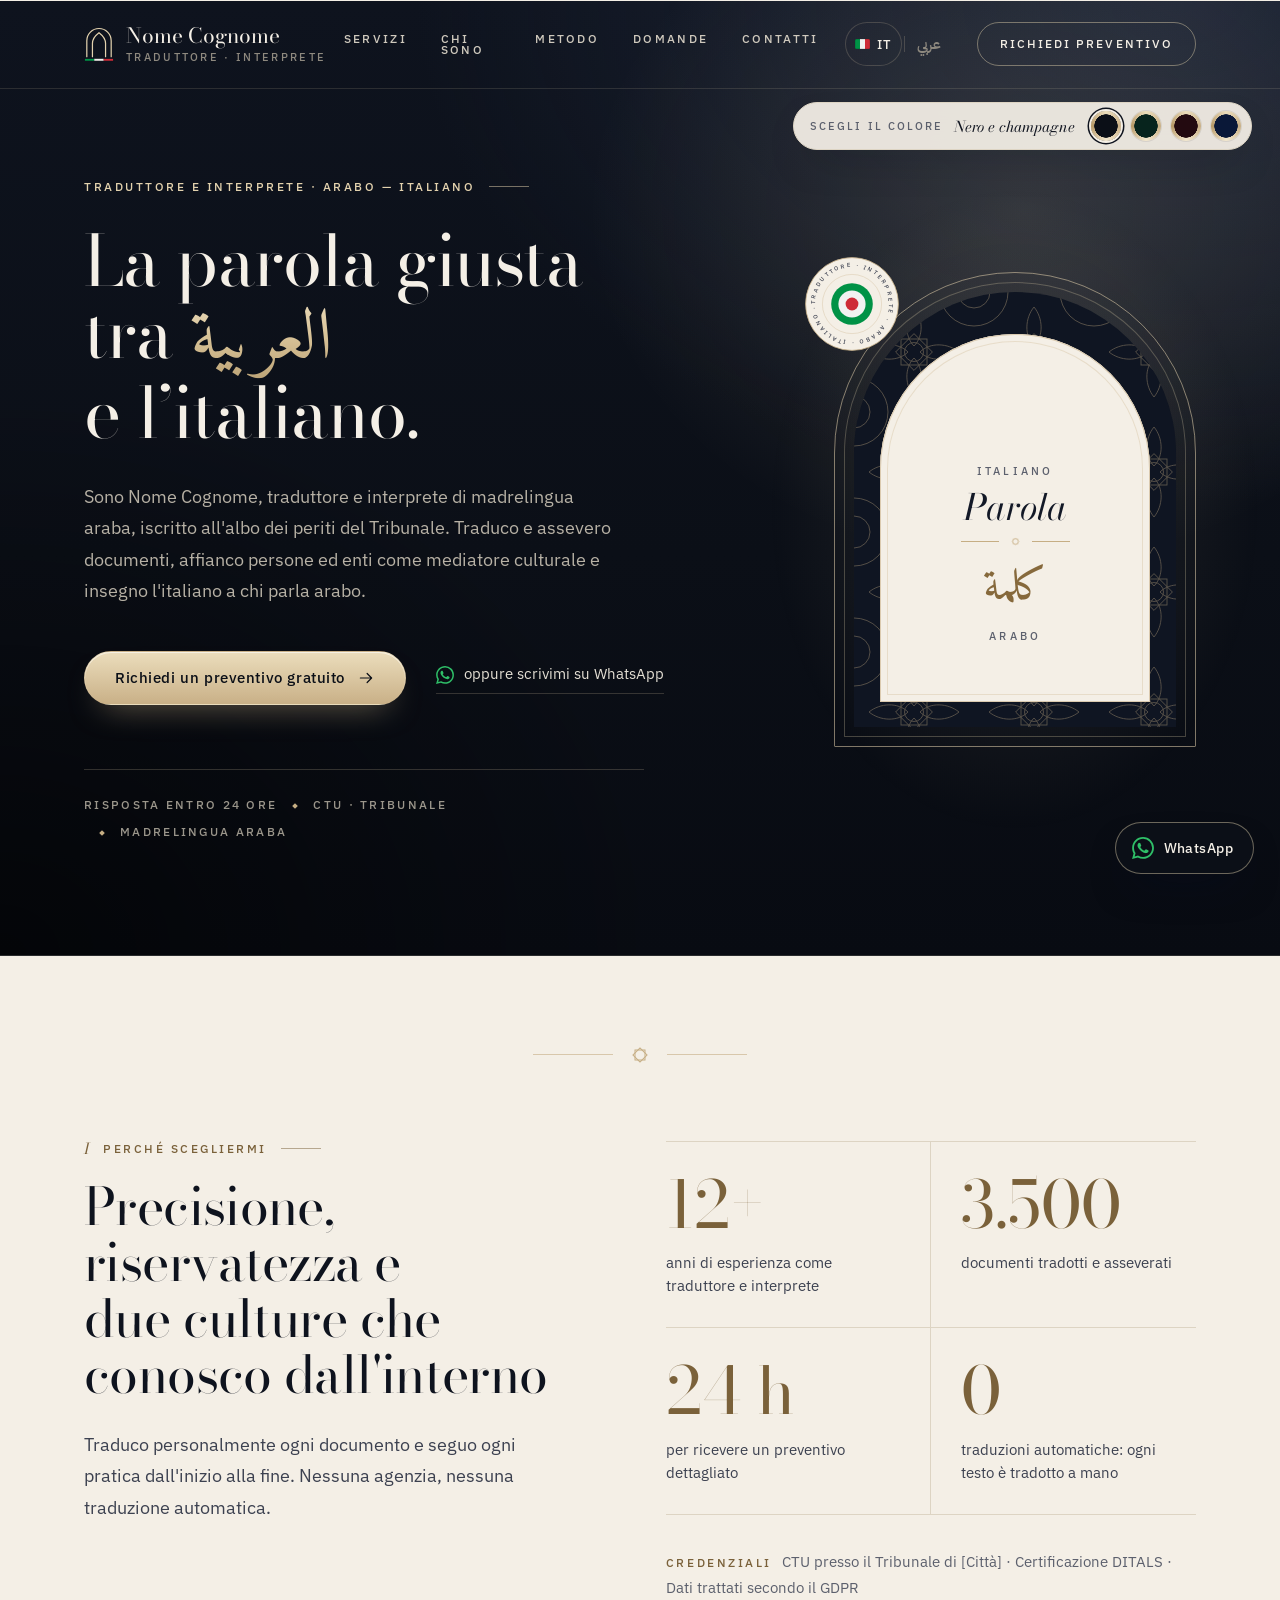
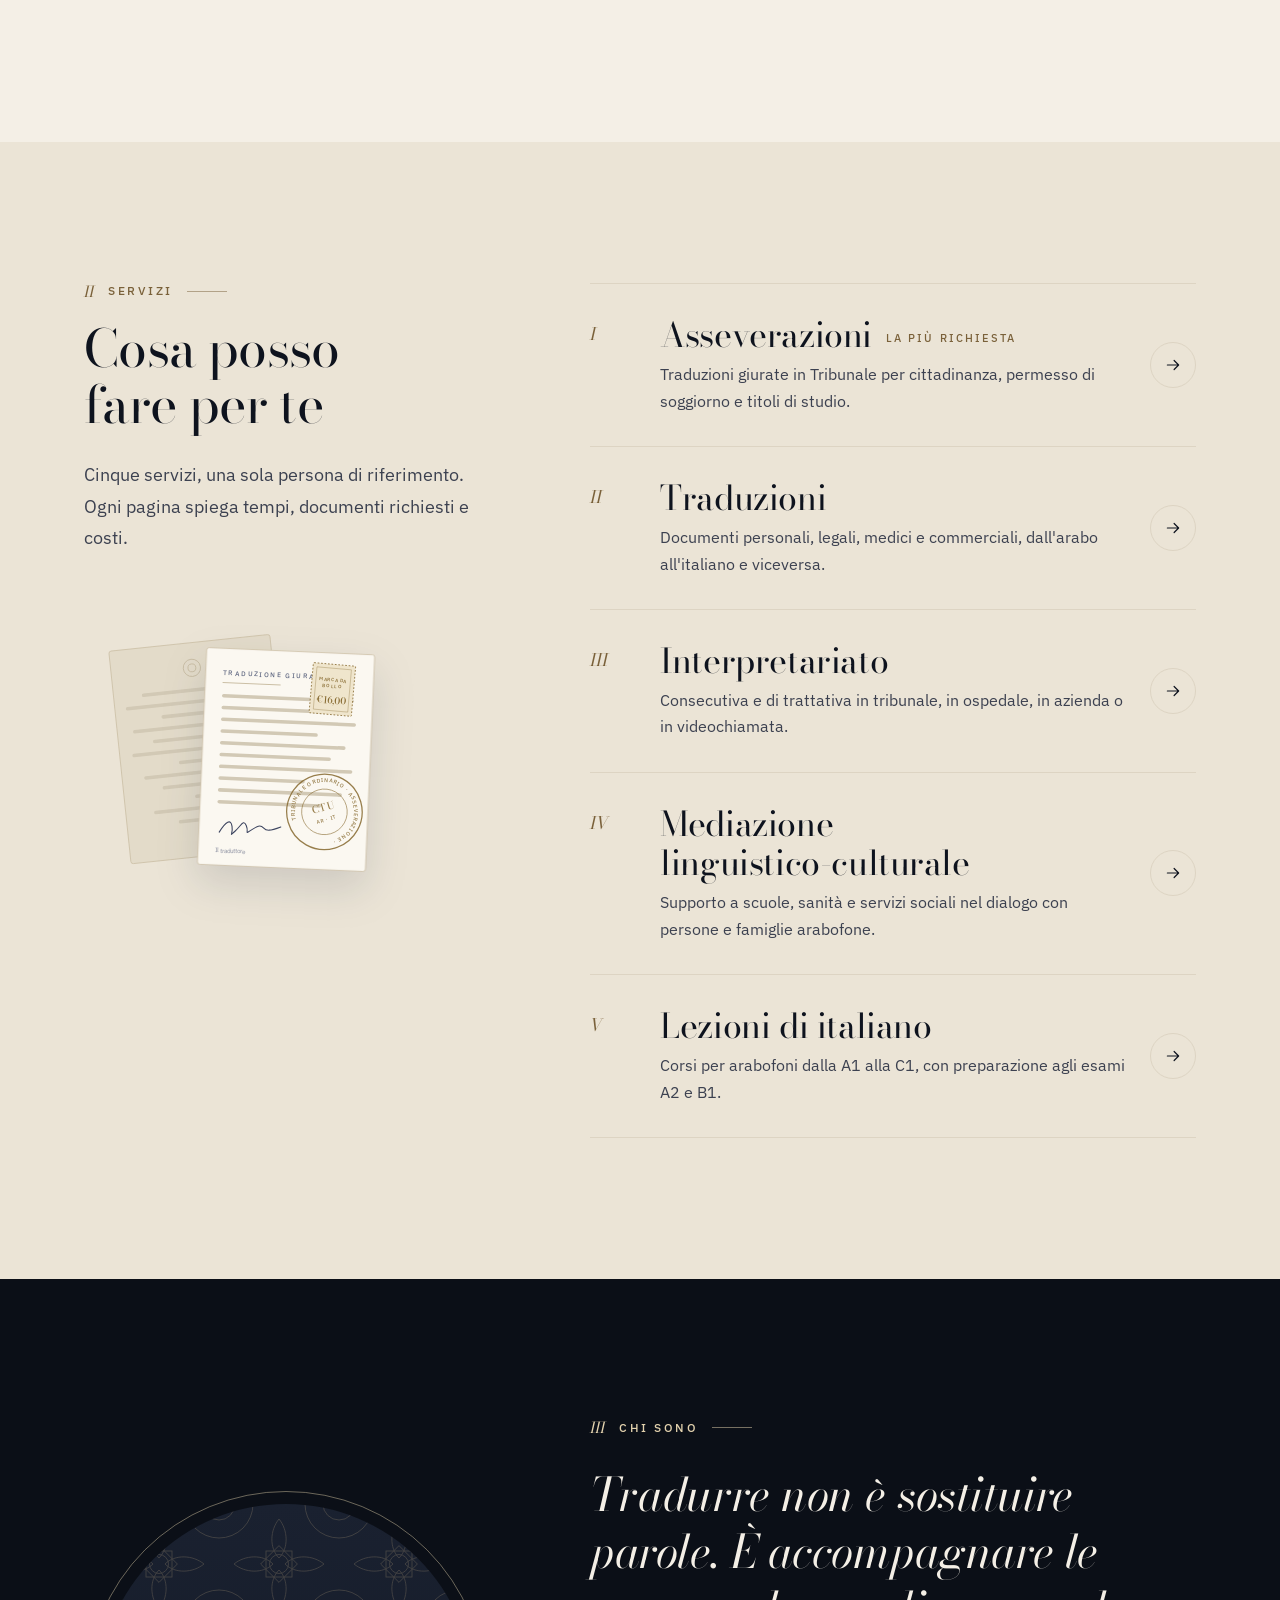
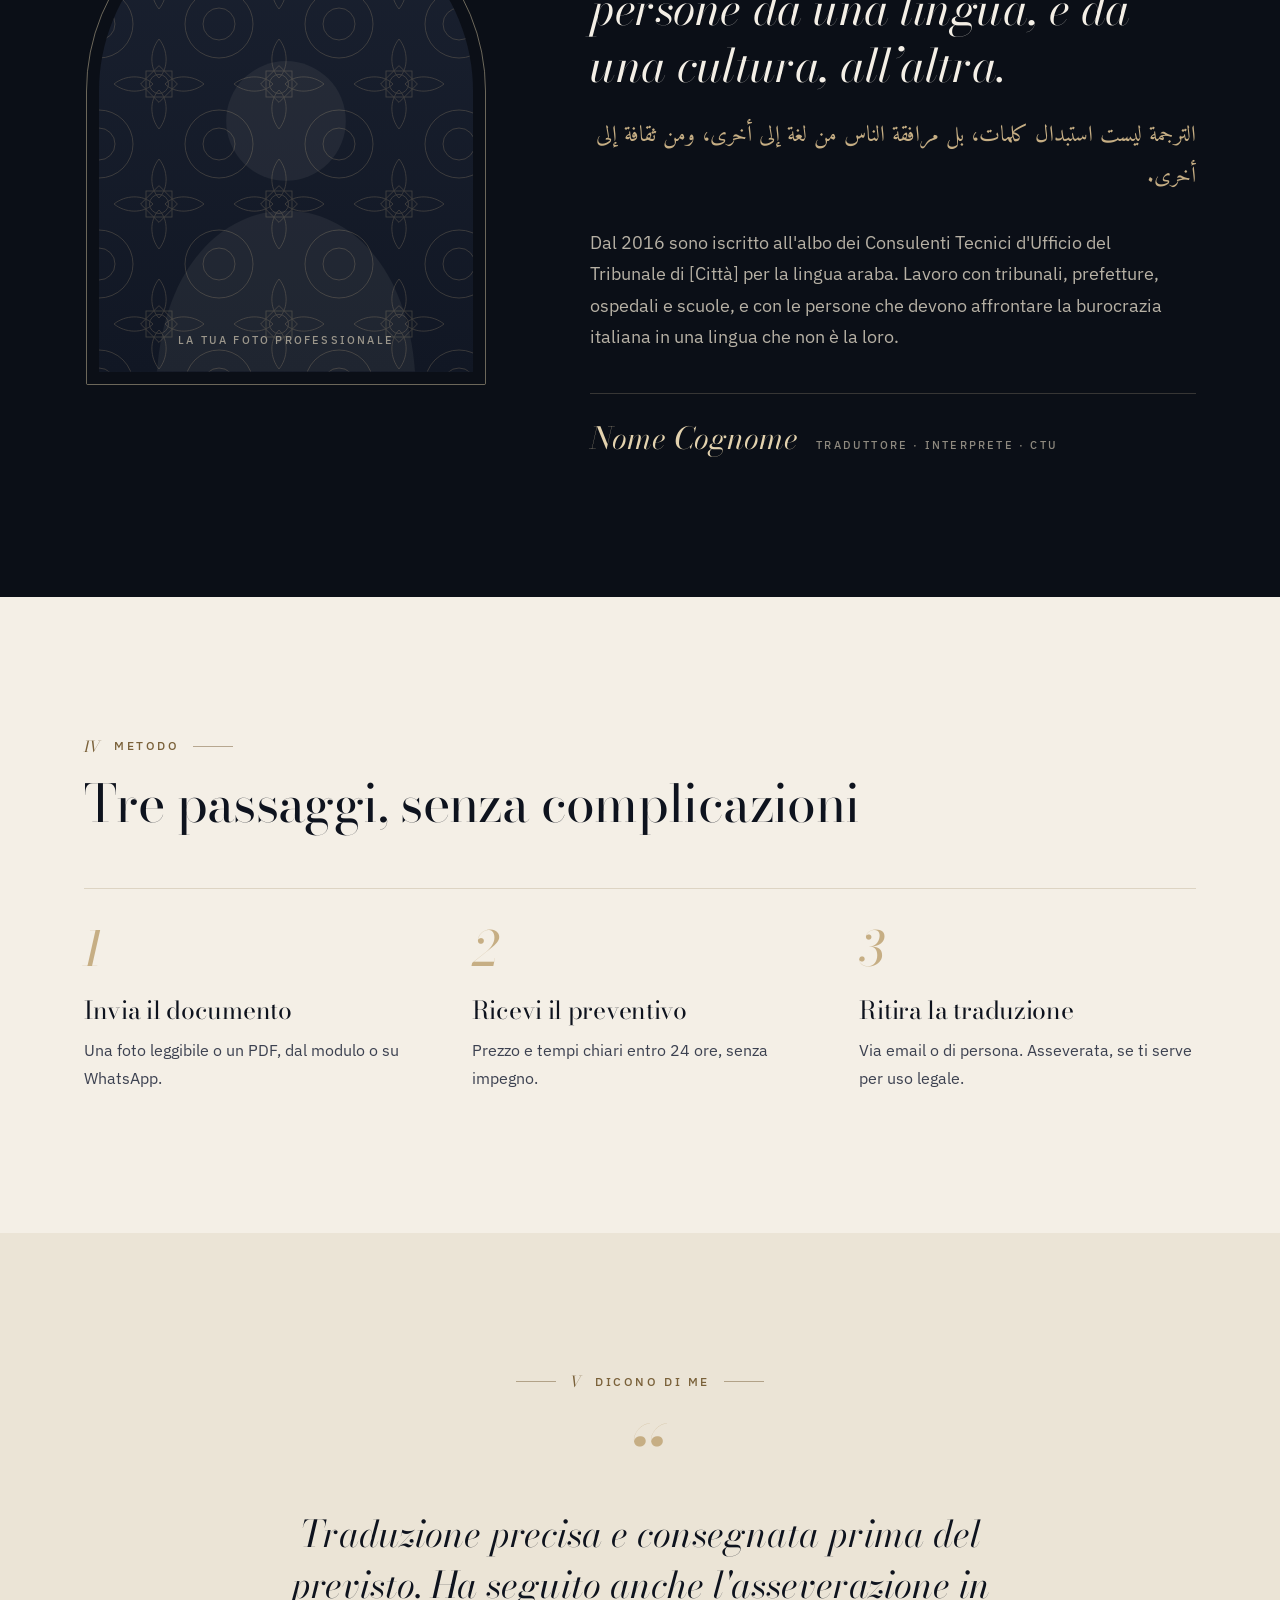
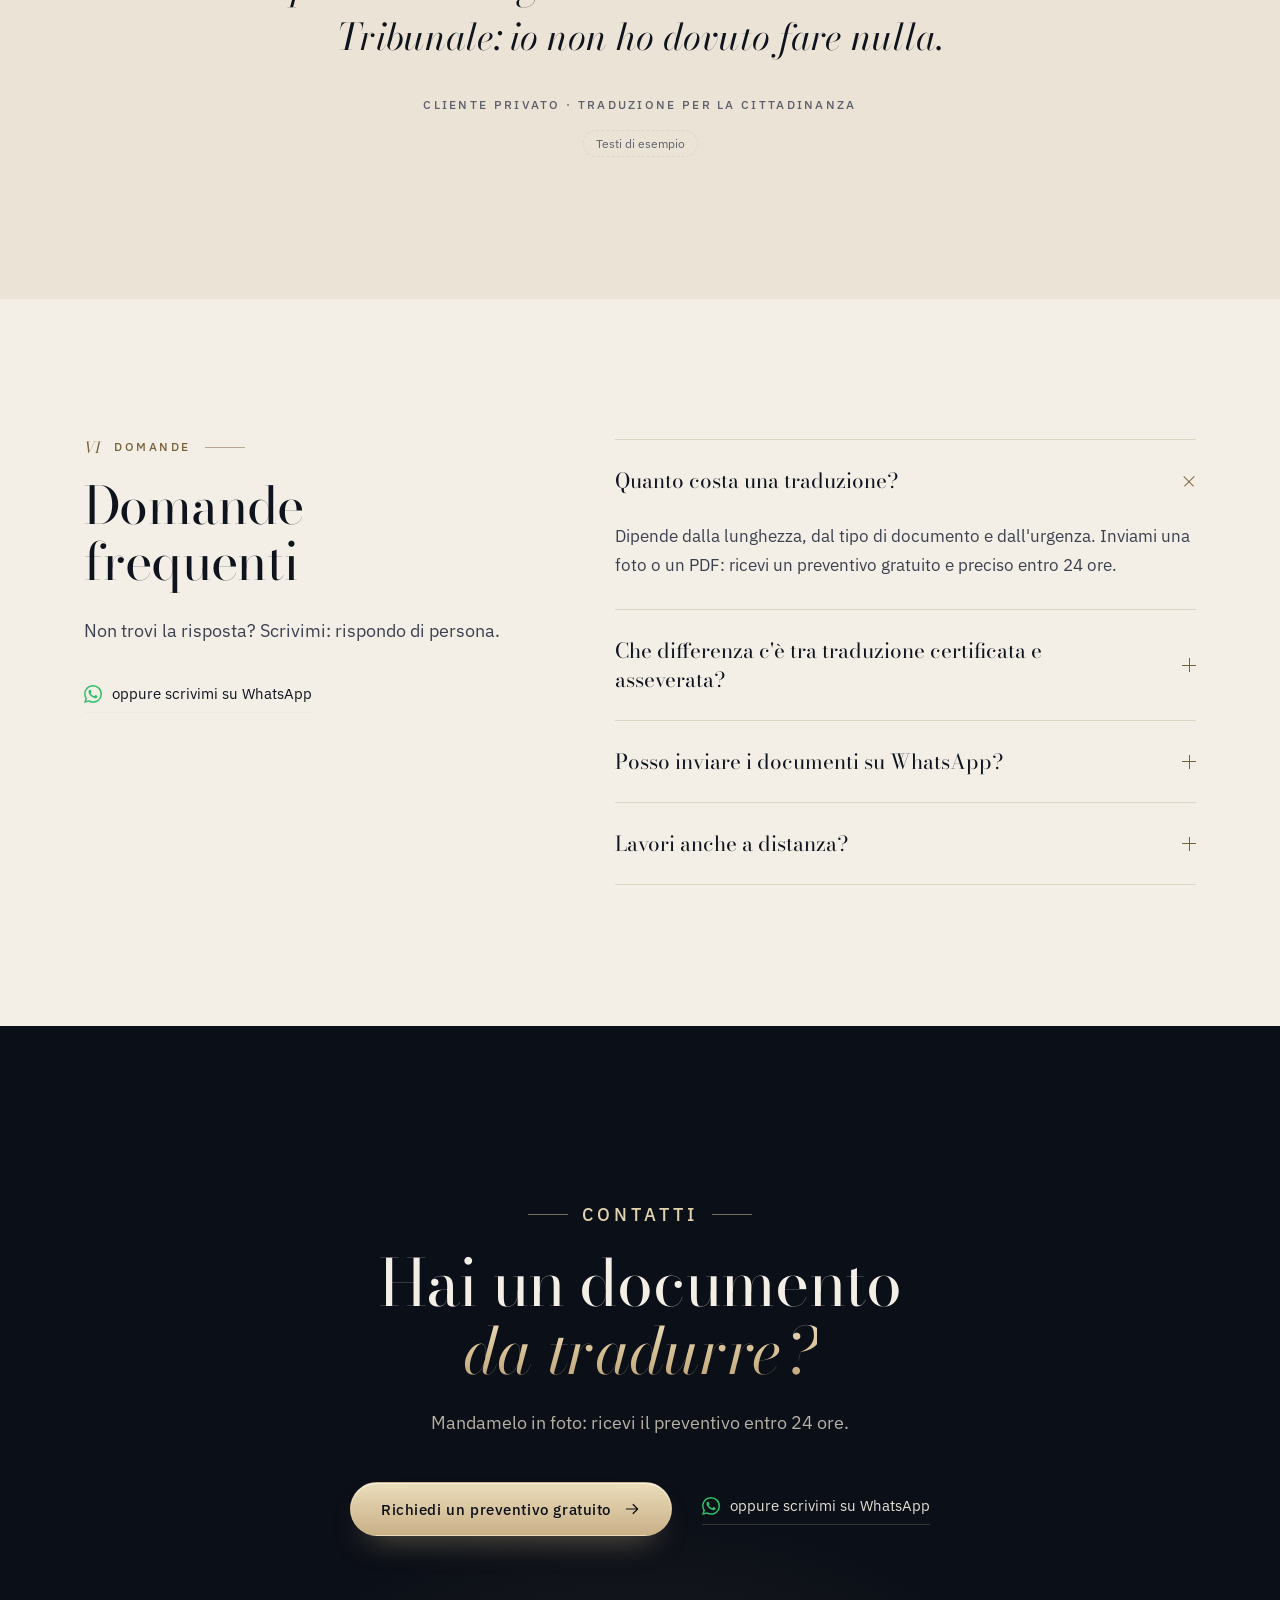
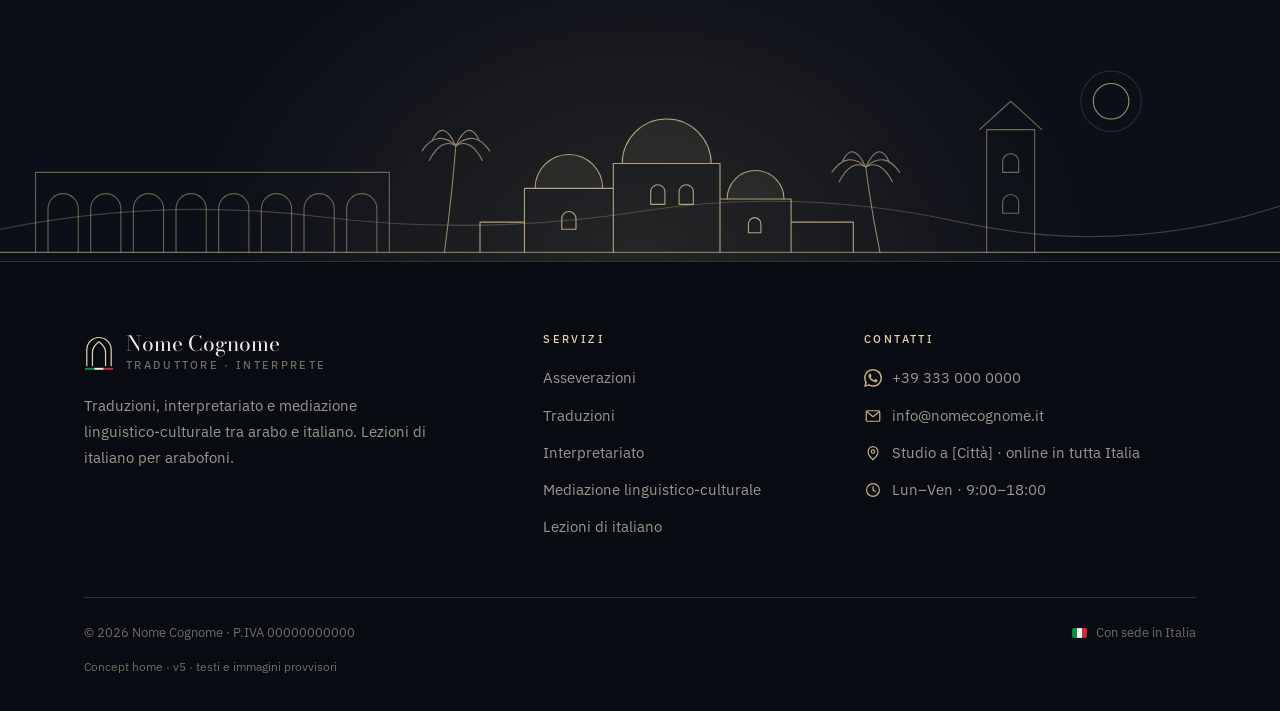
<file: index.html>
<!doctype html>
<html lang="it">
<head>
<meta charset="utf-8">
<meta name="viewport" content="width=device-width,initial-scale=1,viewport-fit=cover">
<meta name="robots" content="noindex">
<meta name="description" content="Concept della home page: traduttore e interprete arabo – italiano.">
<meta property="og:title" content="Traduttore e interprete arabo – italiano · concept">
<meta property="og:description" content="Home page in italiano e arabo · scegli il colore">
<meta name="theme-color" content="#0B0F17">
<title>Traduttore Home Maiolica</title>
<link rel="preconnect" href="https://fonts.googleapis.com">
<link rel="preconnect" href="https://fonts.gstatic.com" crossorigin>
<link rel="stylesheet" href="https://fonts.googleapis.com/css2?family=Amiri:ital,wght@0,400;0,700;1,400&family=Bodoni+Moda:ital,opsz,wght@0,6..96,400..600;1,6..96,400..600&family=IBM+Plex+Sans+Arabic:wght@400;500&family=IBM+Plex+Sans:wght@400;500&display=swap">
<style>
*,*::before,*::after{box-sizing:border-box}
:root{
  color-scheme:light;
  --night:#0B0F17;--night-2:#111724;--night-3:#1A2130;
  --ivory:#F4EFE6;--stone:#EBE4D6;--paper:#FAF7F1;
  --ink:#0E131E;--ink-2:#3C4150;--ink-3:#5C606D;
  --gold:#C6AE84;--gold-deep:#7A613A;--gold-soft:#E3D2AE;
  --line:#DDD4C3;--line-d:rgba(227,210,174,.2);
  --it-g:#009246;--it-w:#F1F2F1;--it-r:#CE2B37;--wa:#2FBF68;
  --f-display:"Bodoni Moda","Amiri",Georgia,serif;
  --f-body:"IBM Plex Sans","IBM Plex Sans Arabic","Segoe UI",system-ui,sans-serif;
  --ease:cubic-bezier(.22,.61,.36,1);--dir:1;--track:.22em;
}
html[lang="ar"]{--f-display:"Amiri","Bodoni Moda",serif;--dir:-1;--track:0}
html,body{overflow-x:clip}
body{margin:0;background:var(--ivory);color:var(--ink);font:400 17px/1.75 var(--f-body);-webkit-font-smoothing:antialiased;text-rendering:optimizeLegibility}
html[lang="ar"] body{font-size:18px;line-height:1.95}
[hidden]{display:none!important}
a{color:inherit}
p{margin:0}
h1,h2,h3{margin:0;font-family:var(--f-display);font-weight:400;letter-spacing:-.012em;color:inherit;text-wrap:balance}
html[lang="ar"] :is(h1,h2,h3){letter-spacing:0;line-height:1.5}
.ic{width:18px;height:18px;flex:none;display:block}
[dir="rtl"] .flip{transform:scaleX(-1)}
:focus-visible{outline:2px solid var(--gold);outline-offset:4px;border-radius:4px}
.wrap{max-width:1240px;margin-inline:auto;padding-inline:clamp(20px,5vw,64px)}
.label{display:flex;align-items:center;gap:14px;font:500 11.5px/1.4 var(--f-body);letter-spacing:var(--track);text-transform:uppercase;color:var(--gold-deep)}
html[lang="ar"] .label{font-size:14px}
.label .n{font:italic 400 15px/1 "Bodoni Moda",serif;letter-spacing:0;text-transform:none}
html[lang="ar"] .label .n{font:400 17px/1 "Amiri",serif}
.label::after{content:"";width:40px;height:1px;background:currentColor;opacity:.5}
h2{font-size:clamp(2.2rem,1.4rem + 2.3vw,3.5rem);line-height:1.08;margin-top:22px}
html[lang="ar"] h2{font-size:clamp(2rem,1.3rem + 2vw,3.1rem)}
.lead{font-size:1.06em;color:var(--ink-2);max-width:52ch}
.sec{padding-block:clamp(96px,11vw,168px)}
.ornament{display:flex;align-items:center;justify-content:center;gap:18px;color:var(--gold);padding-top:clamp(64px,7vw,96px)}
.ornament i{width:80px;height:1px;background:currentColor;opacity:.6}
.ornament svg{width:18px;height:18px}

/* buttons */
.btn{display:inline-flex;align-items:center;justify-content:center;gap:12px;min-height:54px;padding:0 30px;border-radius:999px;font:500 14.5px/1.2 var(--f-body);letter-spacing:.04em;text-decoration:none;border:1px solid transparent;cursor:pointer;transition:background-color .5s var(--ease),color .5s var(--ease),border-color .5s var(--ease);white-space:nowrap}
html[lang="ar"] .btn{font-size:16px;letter-spacing:0}
.btn-gold{background:var(--gold);color:var(--night)}
.btn-gold:hover{background:var(--gold-soft)}
.btn-ink{background:var(--night);color:var(--ivory)}
.btn-ink:hover{background:var(--night-3)}
.btn .flip{transition:translate .5s var(--ease)}
.btn:hover .flip,.tlink:hover .flip,.row:hover .arr .flip{translate:calc(3px * var(--dir)) 0}
.tlink{display:inline-flex;align-items:center;gap:10px;padding-bottom:5px;border-bottom:1px solid var(--line-d);text-decoration:none;font-size:15px;transition:border-color .5s var(--ease)}
.tlink:hover{border-color:var(--gold)}
.tlink .wa{color:var(--wa)}

/* header */
.note{background:#07090F;color:#9B968B;font-size:12.5px}
.note .wrap{display:flex;justify-content:center;align-items:center;gap:10px;min-height:34px;text-align:center}
.note i{width:5px;height:5px;border-radius:50%;background:var(--gold)}
.hdr{position:sticky;top:env(safe-area-inset-top,0px);z-index:60;transition:background-color .6s var(--ease),border-color .6s var(--ease);border-bottom:1px solid transparent}
.hdr .wrap{display:flex;align-items:center;gap:26px;height:84px}
.hdr.solid{background:color-mix(in srgb,var(--ivory) 90%,transparent);-webkit-backdrop-filter:blur(14px);backdrop-filter:blur(14px);border-bottom-color:var(--line)}
.brand{display:flex;align-items:center;gap:12px;text-decoration:none;margin-inline-end:auto;min-width:0;color:var(--ink)}
.brand .mark{width:28px;height:34px;flex:none;color:var(--gold-deep)}
.brand-name{display:block;font:400 21px/1.1 "Bodoni Moda","Amiri",serif;white-space:nowrap}
html[lang="ar"] .brand-name{font:700 22px/1.3 "Amiri",serif}
.brand-tag{display:block;font:500 10.5px/1.3 var(--f-body);letter-spacing:var(--track);text-transform:uppercase;color:var(--ink-3);margin-top:4px;white-space:nowrap}
html[lang="ar"] .brand-tag{font-size:12.5px;margin-top:0}
.nav{display:flex;gap:28px}
.nav a{font:400 14.5px var(--f-body);letter-spacing:.02em;color:var(--ink-2);text-decoration:none;padding-block:8px;background:linear-gradient(currentColor,currentColor) 0 100%/0 1px no-repeat;transition:background-size .6s var(--ease),color .4s}
[dir="rtl"] .nav a{background-position:100% 100%}
.nav a:hover{background-size:100% 1px;color:var(--ink)}
.lang{display:inline-flex;align-items:center;gap:2px}
.lang button{display:inline-flex;align-items:center;gap:7px;min-height:44px;padding:0 10px;border:0;background:none;font:500 13px var(--f-body);letter-spacing:.08em;color:var(--ink-3);cursor:pointer;border-radius:999px}
.lang button[lang="ar"]{font:500 15px "IBM Plex Sans Arabic",sans-serif;letter-spacing:0}
.lang button[aria-pressed="true"]{color:var(--ink);box-shadow:inset 0 0 0 1px var(--line)}
.lang .sep{width:1px;height:16px;background:var(--line)}
.flag-it{display:inline-block;flex:none;width:15px;height:10px;border-radius:1.5px;background:linear-gradient(to right,var(--it-g) 0 33.34%,var(--it-w) 33.34% 66.67%,var(--it-r) 66.67%);box-shadow:inset 0 0 0 .5px rgba(0,0,0,.2)}
.hdr-cta{min-height:44px;padding:0 22px;font-size:13.5px}
.hdr.dark .brand,.hdr.dark .brand-name{color:var(--ivory)}
.hdr.dark .brand .mark{color:var(--gold-soft)}
.hdr.dark .brand-tag{color:#8E897F}
.hdr.dark .nav a{color:#CFC9BD}.hdr.dark .nav a:hover{color:#fff}
.hdr.dark .lang button{color:#8E897F}.hdr.dark .lang button[aria-pressed="true"]{color:var(--ivory);box-shadow:inset 0 0 0 1px var(--line-d)}
.hdr.dark .lang .sep{background:var(--line-d)}
.hdr.dark .hdr-cta{background:transparent;color:var(--ivory);border-color:rgba(227,210,174,.5)}
.hdr.dark .hdr-cta:hover{background:var(--gold);color:var(--night);border-color:var(--gold)}

/* hero */
.hero{position:relative;overflow:hidden;isolation:isolate;margin-top:-84px;padding:calc(84px + clamp(56px,7vw,112px)) 0 clamp(88px,9vw,140px);background:var(--night);color:var(--ivory)}
.hero::before{content:"";position:absolute;inset:0;z-index:-1;background:radial-gradient(55% 65% at 78% 32%,rgba(198,174,132,.13),transparent 70%),radial-gradient(70% 60% at 10% 100%,rgba(23,35,86,.9),transparent 70%)}
[dir="rtl"] .hero::before{background:radial-gradient(55% 65% at 22% 32%,rgba(198,174,132,.13),transparent 70%),radial-gradient(70% 60% at 90% 100%,rgba(23,35,86,.9),transparent 70%)}
.hero-grid{display:grid;grid-template-columns:minmax(0,1.3fr) minmax(0,.7fr);gap:clamp(40px,6vw,110px);align-items:center}
.hero .label{color:var(--gold-soft)}
.hero-t{font-size:clamp(2.7rem,1.2rem + 4vw,5.4rem);line-height:1.02;margin:30px 0 32px}
html[lang="ar"] .hero-t{font-size:clamp(2.6rem,1.3rem + 4vw,5.1rem);line-height:1.42}
.ar-w{font-family:"Amiri",serif;font-weight:400;color:var(--gold);font-size:1.02em;letter-spacing:0}
.it-w{font-family:"Bodoni Moda",serif;font-style:italic;color:var(--gold)}
.hero .lead{color:#B7B1A5;font-size:18px;max-width:48ch}
html[lang="ar"] .hero .lead{font-size:19px}
.actions{display:flex;flex-wrap:wrap;align-items:center;gap:18px 30px;margin-top:44px}
.hero .tlink{color:#E4DFD4}
.facts{display:flex;flex-wrap:wrap;gap:10px 0;margin-top:64px;padding-top:26px;border-top:1px solid var(--line-d);font:500 11.5px/1.5 var(--f-body);letter-spacing:.2em;text-transform:uppercase;color:#8E897F;max-width:560px}
html[lang="ar"] .facts{font-size:14px;letter-spacing:0}
.facts span+span::before{content:"";display:inline-block;width:4px;height:4px;margin-inline:16px;vertical-align:middle;background:var(--gold);transform:rotate(45deg)}

/* the window */
.window{position:relative;justify-self:center;width:100%;max-width:410px;aspect-ratio:4/5.25}
.w-frame{position:absolute;inset:0;border-radius:999px 999px 6px 6px;border:1px solid rgba(227,210,174,.55)}
.w-frame::after{content:"";position:absolute;inset:9px;border-radius:999px 999px 3px 3px;border:1px solid rgba(227,210,174,.28)}
.w-arch{position:absolute;inset:20px;border-radius:999px 999px 2px 2px;overflow:hidden;background:var(--night-2)}
.w-arch svg{display:block;width:100%;height:100%;opacity:.42}
.w-panel{position:absolute;inset:62px 46px 46px;border-radius:999px 999px 1px 1px;background:var(--ivory);display:flex;flex-direction:column;align-items:center;justify-content:center;gap:10px;padding:30% 8% 10%;text-align:center;color:var(--ink)}
.w-lab{font:500 10.5px/1 var(--f-body);letter-spacing:.3em;text-transform:uppercase;color:var(--ink-3)}
html[lang="ar"] .w-lab{font-size:12.5px;letter-spacing:0}
.w-word{display:block;transition:opacity 1.1s var(--ease)}
.w-word.out{opacity:0}
.w-it{font:italic 400 clamp(2.1rem,1.4rem + 2.2vw,3.2rem)/1.12 "Bodoni Moda",serif}
.w-ar{font:400 clamp(2.5rem,1.6rem + 2.6vw,3.7rem)/1.45 "Amiri",serif;color:var(--gold-deep)}
.w-rule{display:flex;align-items:center;gap:12px;color:var(--gold)}
.w-rule i{width:38px;height:1px;background:currentColor}
.w-rule svg{width:9px;height:9px}
.seal{position:absolute;top:-16px;left:-30px;z-index:3;width:96px;height:96px}
[dir="rtl"] .seal{left:auto;right:-30px}
.seal-bg{fill:var(--ivory);stroke:var(--gold);stroke-width:1}
.seal-in{fill:none;stroke:rgba(198,174,132,.55);stroke-width:.7}
.seal-t{font:500 7.2px "IBM Plex Sans",sans-serif;letter-spacing:1.6px;fill:var(--ink-2)}

/* proof */
.split{display:grid;grid-template-columns:minmax(0,.95fr) minmax(0,1.05fr);gap:clamp(48px,8vw,130px);align-items:start}
.split .lead{margin-top:26px}
.nums{display:grid;grid-template-columns:1fr 1fr;border-top:1px solid var(--line)}
.nums div{padding:30px 0;border-bottom:1px solid var(--line)}
.nums div:nth-child(odd){padding-inline-end:30px;border-inline-end:1px solid var(--line)}
.nums div:nth-child(even){padding-inline-start:30px}
.nums b{display:block;font:400 clamp(3rem,2rem + 2.6vw,4.4rem)/1 "Bodoni Moda",serif;color:var(--gold-deep);font-variant-numeric:lining-nums}
.nums span{display:block;margin-top:14px;font-size:15px;color:var(--ink-2);max-width:24ch;line-height:1.55}
.credline{margin-top:34px;font-size:14.5px;color:var(--ink-3);line-height:1.8}
.credline strong{font-weight:500;letter-spacing:var(--track);text-transform:uppercase;font-size:11.5px;color:var(--gold-deep);margin-inline-end:10px}
html[lang="ar"] .credline strong{font-size:14px}

/* services list */
.svc{background:var(--stone)}
.svc-grid{display:grid;grid-template-columns:minmax(0,.8fr) minmax(0,1.2fr);gap:clamp(48px,8vw,130px);align-items:start}
.svc-side{position:sticky;top:120px}
.svc-side .lead{margin-top:26px}
.svc-side .doc{margin-top:52px;max-width:330px}
.rows{border-top:1px solid var(--line)}
.row{display:grid;grid-template-columns:48px minmax(0,1fr) 46px;gap:6px 22px;align-items:center;padding:32px 0;border-bottom:1px solid var(--line);text-decoration:none;color:var(--ink);transition:padding .7s var(--ease)}
.row:hover{padding-inline-start:14px}
.row .n{align-self:start;padding-top:10px;font:italic 400 17px/1 "Bodoni Moda",serif;color:var(--gold-deep)}
html[lang="ar"] .row .n{font:400 20px/1 "Amiri",serif;font-style:normal}
.row h3{font-size:clamp(1.65rem,1.25rem + 1.1vw,2.3rem);line-height:1.15}
.row .most{font:500 10.5px/1 var(--f-body);letter-spacing:.2em;text-transform:uppercase;color:var(--gold-deep);margin-inline-start:14px;vertical-align:.45em;white-space:nowrap}
html[lang="ar"] .row .most{font-size:13px;letter-spacing:0;vertical-align:.3em}
.row p{grid-column:2;color:var(--ink-2);font-size:16px;max-width:54ch;line-height:1.65}
.row .arr{grid-column:3;grid-row:1 / span 2;width:46px;height:46px;border:1px solid var(--line);border-radius:50%;display:grid;place-items:center;color:var(--ink);transition:background-color .6s var(--ease),border-color .6s var(--ease),color .6s var(--ease)}
.row:hover .arr{background:var(--night);border-color:var(--night);color:var(--gold-soft)}
.d-p2{fill:#E3DBC9;stroke:#CBBFA5}.d-p1{fill:#FBF8F1;stroke:#CBBFA5;filter:drop-shadow(0 22px 26px rgba(11,20,51,.13))}
.d-ln{fill:#D2C9B5}.d-emb{fill:none;stroke:#C4B89D;stroke-width:1}
.d-h{font:500 8.5px "IBM Plex Sans",sans-serif;letter-spacing:1.8px;fill:#5F6780}.d-rule{fill:#CBBFA5}
.d-sig{fill:none;stroke:#3D4560;stroke-width:1.4;stroke-linecap:round}.d-small{font:400 8px "IBM Plex Sans",sans-serif;fill:#8B8FA0}
.d-bollo{fill:#EFE5CC;stroke:#86692F;stroke-width:1;stroke-dasharray:2.2 2.2}.d-bollo-in{fill:none;stroke:#86692F;stroke-opacity:.4}
.d-bt{font:500 6px "IBM Plex Sans",sans-serif;letter-spacing:.8px;fill:#86692F}.d-bv{font:500 12px "Bodoni Moda",serif;fill:#86692F}
.d-stamp{opacity:.85}.s-o{fill:none;stroke:#86692F;stroke-width:1.6}.s-i{fill:none;stroke:#86692F;stroke-width:.8}
.s-t{font:500 7px "IBM Plex Sans",sans-serif;letter-spacing:1.3px;fill:#86692F}.s-c{font:500 13px "Bodoni Moda",serif;letter-spacing:1px;fill:#86692F}.s-c2{font:500 6.5px "IBM Plex Sans",sans-serif;letter-spacing:1px;fill:#86692F}
.docsvg{width:100%;height:auto;display:block;overflow:visible}

/* about (night) */
.about-sec{background:var(--night);color:var(--ivory)}
.about{display:grid;grid-template-columns:minmax(0,.8fr) minmax(0,1.2fr);gap:clamp(48px,8vw,130px);align-items:center}
.pwrap{position:relative;width:100%;max-width:400px;justify-self:center;padding:12px;border:1px solid rgba(227,210,174,.45);border-radius:999px 999px 8px 8px}
.portrait{position:relative;aspect-ratio:4/5;border-radius:999px 999px 3px 3px;overflow:hidden;background:linear-gradient(180deg,var(--night-3),var(--night-2))}
.portrait svg.pat{position:absolute;inset:0;width:100%;height:100%;opacity:.25}
.portrait .sil{position:absolute;inset:0;width:100%;height:100%;fill:rgba(245,240,230,.06)}
.p-cap{position:absolute;bottom:26px;inset-inline:0;margin-inline:auto;width:max-content;max-width:calc(100% - 40px);font:500 11px/1 var(--f-body);letter-spacing:.2em;text-transform:uppercase;color:#9B968B}
html[lang="ar"] .p-cap{font-size:13px;letter-spacing:0}
.about-sec .label{color:var(--gold-soft)}
.bigq{margin:30px 0 0;font:italic 400 clamp(1.9rem,1.2rem + 2.1vw,3.1rem)/1.24 "Bodoni Moda",serif;letter-spacing:-.01em}
html[lang="ar"] .bigq{font:400 clamp(1.8rem,1.2rem + 1.8vw,2.8rem)/1.7 "Amiri",serif;letter-spacing:0}
.bigq-2{margin-top:22px;font:400 clamp(1.15rem,1rem + .5vw,1.45rem)/1.8 "Amiri",serif;color:var(--gold)}
.bigq-2[lang="it"]{font:italic 400 clamp(1.1rem,1rem + .5vw,1.35rem)/1.6 "Bodoni Moda",serif}
.about-sec .lead{color:#B7B1A5;margin-top:30px}
.sign{display:flex;flex-wrap:wrap;align-items:baseline;gap:6px 18px;margin-top:40px;padding-top:26px;border-top:1px solid var(--line-d)}
.sign strong{font:italic 400 1.9rem/1.2 "Bodoni Moda",serif;color:var(--gold-soft)}
html[lang="ar"] .sign strong{font:400 1.9rem/1.4 "Amiri",serif}
.sign span{font:500 11px var(--f-body);letter-spacing:.2em;text-transform:uppercase;color:#8E897F}
html[lang="ar"] .sign span{font-size:13px;letter-spacing:0}

/* method */
.steps{list-style:none;margin:56px 0 0;padding:0;display:grid;grid-template-columns:repeat(3,minmax(0,1fr));gap:clamp(28px,4vw,64px);border-top:1px solid var(--line)}
.step{padding-top:36px}
.step .n{display:block;font:italic 400 3rem/1 "Bodoni Moda",serif;color:var(--gold)}
.step h3{font-size:1.55rem;line-height:1.25;margin-top:22px}
.step p{margin-top:10px;color:var(--ink-2);font-size:16px}

/* testimonial */
.testi-sec{background:var(--stone)}
.testi{max-width:880px;margin-inline:auto;text-align:center}
.testi .label{justify-content:center}
.testi .label::before{content:"";width:40px;height:1px;background:currentColor;opacity:.5}
.qm{display:block;font:italic 400 5.5rem/.6 "Bodoni Moda",serif;color:var(--gold);margin-top:44px}
.testi blockquote{margin:22px 0 0;font:italic 400 clamp(1.6rem,1.1rem + 1.5vw,2.45rem)/1.4 "Bodoni Moda",serif}
html[lang="ar"] .testi blockquote{font:400 clamp(1.5rem,1.1rem + 1.2vw,2.2rem)/1.8 "Amiri",serif}
.testi cite{display:block;margin-top:34px;font:500 11.5px var(--f-body);font-style:normal;letter-spacing:.2em;text-transform:uppercase;color:var(--ink-3)}
html[lang="ar"] .testi cite{font-size:13.5px;letter-spacing:0}
.sample{display:inline-block;margin-top:18px;font-size:12px;color:var(--ink-3);border:1px dashed var(--line);border-radius:999px;padding:2px 12px}

/* faq */
.faq{display:grid;grid-template-columns:minmax(0,.85fr) minmax(0,1.15fr);gap:clamp(48px,8vw,130px);align-items:start}
.faq .lead{margin-top:26px}
.faq .tlink{margin-top:34px}
.acc details{border-bottom:1px solid var(--line)}
.acc details:first-child{border-top:1px solid var(--line)}
.acc summary{list-style:none;cursor:pointer;display:flex;align-items:center;justify-content:space-between;gap:28px;padding:26px 0;font:400 1.3rem/1.4 var(--f-display)}
html[lang="ar"] .acc summary{font-size:1.35rem;line-height:1.7}
.acc summary::-webkit-details-marker{display:none}
.acc summary::after{content:"";width:14px;height:14px;flex:none;color:var(--gold-deep);background:linear-gradient(currentColor,currentColor) center/14px 1px no-repeat,linear-gradient(currentColor,currentColor) center/1px 14px no-repeat;transition:transform .6s var(--ease)}
.acc details[open] summary::after{transform:rotate(45deg)}
.acc details p{padding:0 0 28px;color:var(--ink-2);max-width:60ch}

/* final */
.final{position:relative;overflow:hidden;background:var(--night);color:var(--ivory);text-align:center;padding-top:clamp(110px,12vw,180px)}
.final::before{content:"";position:absolute;inset:0;background:radial-gradient(50% 60% at 50% 100%,rgba(198,174,132,.14),transparent 70%)}
.final .wrap{position:relative;display:flex;flex-direction:column;align-items:center}
.final .label{color:var(--gold-soft)}
.final .label::before{content:"";width:40px;height:1px;background:currentColor;opacity:.5}
.final h2{font-size:clamp(2.5rem,1.4rem + 3.3vw,4.6rem);line-height:1.05;max-width:15ch}
html[lang="ar"] .final h2{font-size:clamp(2.2rem,1.3rem + 2.7vw,3.9rem);line-height:1.45}
.final h2 em{font-style:italic;color:var(--gold)}
html[lang="ar"] .final h2 em{font-style:normal}
.final p{margin-top:22px;color:#B7B1A5;font-size:18px}
.final .actions{justify-content:center}
.final .tlink{color:#E4DFD4}
.skyline{position:relative;display:block;width:100%;height:auto;margin-top:clamp(56px,8vw,110px)}
.skyline *{vector-effect:non-scaling-stroke}

/* footer */
.foot{background:#080B12;color:#9B968B;padding-block:70px 34px;border-top:1px solid var(--line-d)}
.foot-grid{display:grid;grid-template-columns:1.5fr 1fr 1.2fr;gap:44px}
.foot .brand,.foot .brand-name{color:var(--ivory)}.foot .brand .mark{color:var(--gold-soft)}.foot .brand-tag{color:#6F6B63}
.foot p{margin-top:20px;max-width:38ch;font-size:15px}
.foot-h{font:500 11px/1.4 var(--f-body)!important;letter-spacing:var(--track);text-transform:uppercase;color:var(--gold-soft)!important;margin:0 0 18px!important}
html[lang="ar"] .foot-h{font-size:13px!important}
.foot ul{list-style:none;margin:0;padding:0;display:grid;gap:11px;font-size:15px}
.foot li{display:flex;gap:10px;align-items:center}
.foot li .ic{color:var(--gold)}
.foot-bottom{margin-top:56px;padding-top:24px;border-top:1px solid var(--line-d);display:flex;flex-wrap:wrap;justify-content:space-between;gap:12px;font-size:13px;color:#6F6B63}
.based{display:inline-flex;align-items:center;gap:9px}

/* whatsapp */
.fab{position:fixed;z-index:55;bottom:calc(26px + env(safe-area-inset-bottom,0px));inset-inline-end:26px;display:inline-flex;align-items:center;gap:10px;height:52px;padding-inline:16px 20px;border-radius:999px;background:var(--night);color:var(--ivory);border:1px solid rgba(227,210,174,.45);text-decoration:none;font:500 14px var(--f-body);letter-spacing:.03em;box-shadow:0 20px 40px -18px rgba(6,12,34,.7);transition:border-color .5s var(--ease)}
.fab:hover{border-color:var(--gold)}
.fab .ic{width:22px;height:22px;color:var(--wa)}
.mbar{display:none;position:fixed;z-index:55;inset-inline:0;bottom:0;grid-template-columns:1fr 1fr;gap:10px;padding:10px 16px calc(10px + env(safe-area-inset-bottom,0px));background:color-mix(in srgb,var(--ivory) 94%,transparent);-webkit-backdrop-filter:blur(14px);backdrop-filter:blur(14px);border-top:1px solid var(--line)}
.mbar .btn{min-height:50px;padding:0 12px}
.mbar .btn .wa{color:var(--wa)}

/* gentle motion */
@media (prefers-reduced-motion:no-preference){
  .hero-copy>*,.window{animation:fade 1.4s var(--ease) both}
  .hero-copy>:nth-child(2){animation-delay:.12s}.hero-copy>:nth-child(3){animation-delay:.24s}.hero-copy>:nth-child(4){animation-delay:.36s}.hero-copy>:nth-child(5){animation-delay:.48s}
  .window{animation-delay:.3s}
}
@keyframes fade{from{opacity:0;transform:translateY(10px)}to{opacity:1;transform:none}}
@keyframes rv{from{opacity:0;transform:translateY(12px)}to{opacity:1;transform:none}}
@supports (animation-timeline:view()){@media (prefers-reduced-motion:no-preference){
  .rv{animation:rv linear both;animation-timeline:view();animation-range:entry 5% entry 45%}
}}
@media (prefers-reduced-motion:reduce){*{animation:none!important;transition:none!important}}

/* responsive */
@media (max-width:1100px){.nav{display:none}}
@media (max-width:960px){
  .hero-grid,.split,.svc-grid,.about,.faq{grid-template-columns:minmax(0,1fr)}
  .window{max-width:360px;margin-top:24px}
  .seal{left:-10px;width:84px;height:84px}[dir="rtl"] .seal{left:auto;right:-10px}
  .svc-side{position:static}
  .svc-side .doc{max-width:340px;margin:44px auto 12px}
  .steps{grid-template-columns:minmax(0,1fr);gap:0}
  .step{display:grid;grid-template-columns:64px 1fr;gap:0 20px;padding-block:28px;border-bottom:1px solid var(--line)}
  .step h3{margin-top:0}.step p{grid-column:2}
  .foot-grid{grid-template-columns:1fr 1fr}
}
@media (max-width:760px){
  .fab{display:none}.mbar{display:grid}.foot{padding-bottom:110px}
  .hdr-cta{display:none}
}
@media (max-width:600px){
  .brand-tag{display:none}
  .nums{grid-template-columns:minmax(0,1fr)}
  .nums div:nth-child(odd){padding-inline-end:0;border-inline-end:0}
  .nums div:nth-child(even){padding-inline-start:0}
  .row{grid-template-columns:34px minmax(0,1fr) 40px;gap:6px 14px}
  .row .arr{width:40px;height:40px}
  .row .most{display:block;margin:8px 0 0}
  .window{max-width:310px}
  .w-panel{inset:54px 36px 36px}
  .foot-grid{grid-template-columns:minmax(0,1fr)}
  .facts span+span::before{margin-inline:10px}
}
@media (max-width:400px){.btn{white-space:normal}}

/* ===== v5.1 · Nero Notte & champagne ===== */
.hero{background:#0B0F17;border-bottom:1px solid rgba(227,210,174,.14)}
.hero::before,[dir="rtl"] .hero::before{background:
  radial-gradient(55% 60% at 80% 22%,rgba(227,210,174,.15),transparent 62%),
  radial-gradient(85% 75% at 92% 0%,rgba(42,52,74,.55),transparent 70%),
  radial-gradient(75% 85% at 0% 100%,rgba(0,0,0,.6),transparent 70%),
  linear-gradient(180deg,#0E131E 0%,#0B0F17 58%,#080B12 100%)}
[dir="rtl"] .hero::before{background:
  radial-gradient(55% 60% at 20% 22%,rgba(227,210,174,.15),transparent 62%),
  radial-gradient(85% 75% at 8% 0%,rgba(42,52,74,.55),transparent 70%),
  radial-gradient(75% 85% at 100% 100%,rgba(0,0,0,.6),transparent 70%),
  linear-gradient(180deg,#0E131E 0%,#0B0F17 58%,#080B12 100%)}
.hero-t{color:#F4EFE6}
.ar-w,.it-w,.final h2 em{background:linear-gradient(180deg,#F4E9CF 0%,#D6C095 46%,#A98E60 100%);-webkit-background-clip:text;background-clip:text;color:transparent;-webkit-text-fill-color:transparent;padding-bottom:.12em}
.btn-gold{background:linear-gradient(180deg,#EBDDBC 0%,#C9B087 100%);color:#0B0F17;box-shadow:inset 0 1px 0 rgba(255,255,255,.6),0 16px 32px -18px rgba(198,174,132,.7)}
.btn-gold:hover{background:linear-gradient(180deg,#F3E8CF 0%,#D5BE95 100%)}
.hdr.dark .hdr-cta{border-color:rgba(227,210,174,.45)}
.hdr.dark .hdr-cta:hover{background:linear-gradient(180deg,#EBDDBC,#C9B087);color:#0B0F17;border-color:transparent}
.window::before{content:"";position:absolute;inset:-18%;z-index:-1;background:radial-gradient(closest-side,rgba(227,210,174,.12),transparent);pointer-events:none}
.w-arch{background:#0F1522}
.w-panel{background:#F4EFE6;box-shadow:inset 0 0 0 1px rgba(198,174,132,.55),inset 0 0 0 7px #F4EFE6,inset 0 0 0 8px rgba(198,174,132,.3)}
.w-it{color:#121826}.w-ar{color:#86693C}
.seal-bg{fill:#F4EFE6}
.facts{color:#9B968B}
.fab{background:#0B0F17}

/* ===== v5.2 · four luxury palettes + refined header ===== */
:root{--hero-top:#0E131E;--hero-bot:#080B12;--depth:rgba(42,52,74,.55);--glow:rgba(227,210,174,.15);--arch-in:#0F1522;--foot:#080B12}
html[data-palette="smeraldo"]{--night:#07241D;--night-2:#0B2D25;--night-3:#12392F;--hero-top:#0A2C24;--hero-bot:#041812;--depth:rgba(26,84,66,.5);--glow:rgba(232,210,162,.16);--arch-in:#0A2A22;--foot:#041812;--gold:#CBB07C;--gold-soft:#E6D3A8}
html[data-palette="bordeaux"]{--night:#230A10;--night-2:#2D0F17;--night-3:#3A1520;--hero-top:#2B0C14;--hero-bot:#15050A;--depth:rgba(96,26,42,.5);--glow:rgba(236,206,160,.15);--arch-in:#290D14;--foot:#15050A;--gold:#D0B07A;--gold-soft:#EAD6AE}
html[data-palette="lapis"]{--night:#0A1838;--night-2:#0F2148;--night-3:#172B5A;--hero-top:#0E1F48;--hero-bot:#060F26;--depth:rgba(44,74,146,.45);--glow:rgba(232,210,160,.15);--arch-in:#0D1C42;--foot:#060F26;--gold:#CFB27C;--gold-soft:#E8D5AC}
.hero{background:var(--night)}
.hero::before{background:radial-gradient(55% 60% at 80% 22%,var(--glow),transparent 62%),radial-gradient(85% 75% at 92% 0%,var(--depth),transparent 70%),radial-gradient(75% 85% at 0% 100%,rgba(0,0,0,.55),transparent 70%),linear-gradient(180deg,var(--hero-top) 0%,var(--night) 58%,var(--hero-bot) 100%)}
[dir="rtl"] .hero::before{background:radial-gradient(55% 60% at 20% 22%,var(--glow),transparent 62%),radial-gradient(85% 75% at 8% 0%,var(--depth),transparent 70%),radial-gradient(75% 85% at 100% 100%,rgba(0,0,0,.55),transparent 70%),linear-gradient(180deg,var(--hero-top) 0%,var(--night) 58%,var(--hero-bot) 100%)}
.w-arch{background:var(--arch-in)}.fab{background:var(--night)}.foot{background:var(--foot)}
/* header: small letter-spaced capitals, champagne hairline */
.hdr .wrap{height:88px}
.hdr.dark{border-bottom-color:rgba(227,210,174,.14)}
.brand .mark{width:30px;height:37px}
.nav{gap:34px}
.nav a{font:500 11.5px/1 var(--f-body);letter-spacing:.2em;text-transform:uppercase}
html[lang="ar"] .nav a{font:500 15px/1 var(--f-body);letter-spacing:0;text-transform:none}
.hdr-cta{font:500 11.5px/1 var(--f-body);letter-spacing:.18em;text-transform:uppercase;min-height:44px;padding:0 22px}
html[lang="ar"] .hdr-cta{font-size:14px;letter-spacing:0;text-transform:none}
.hero{margin-top:-88px;padding-top:calc(88px + clamp(56px,7vw,112px))}
/* palette picker (presentation tool) */
.palette{position:fixed;z-index:56;bottom:calc(26px + env(safe-area-inset-bottom,0px));inset-inline-start:26px;display:flex;align-items:center;gap:10px;padding:8px 10px;padding-inline-start:16px;border-radius:999px;background:rgba(244,239,230,.94);border:1px solid var(--line);box-shadow:0 18px 40px -20px rgba(8,11,18,.6);-webkit-backdrop-filter:blur(12px);backdrop-filter:blur(12px)}
.palette>span{font:500 10.5px var(--f-body);letter-spacing:.2em;text-transform:uppercase;color:var(--ink-3)}
html[lang="ar"] .palette>span{font-size:13px;letter-spacing:0}
.palette button{width:30px;height:30px;border-radius:50%;border:0;padding:0;cursor:pointer;background:radial-gradient(circle,var(--sw) 0 54%,transparent 56%),conic-gradient(#EBDDBC,#C9B087,#F3E8CF,#B89A68,#EBDDBC);box-shadow:0 0 0 1px rgba(0,0,0,.08);transition:transform .4s var(--ease)}
.palette button:hover{transform:scale(1.08)}
.palette button[aria-pressed="true"]{box-shadow:0 0 0 2px var(--ivory),0 0 0 3.5px var(--ink)}
.foot-note{flex-basis:100%;font-size:12px;color:#6F6B63}
@media (max-width:760px){.palette{bottom:calc(84px + env(safe-area-inset-bottom,0px));inset-inline-start:16px}}
/* v5.2b: words always fit the panel; picker sits bottom-center */
.w-panel{container-type:inline-size}
.w-it{font-size:min(3.2rem,17cqi);white-space:nowrap}
.w-ar{font-size:min(3.7rem,21cqi);white-space:nowrap}
.palette{top:calc(env(safe-area-inset-top,0px) + 102px);bottom:auto;left:auto;right:28px;transform:none}
[dir="rtl"] .palette{right:auto;left:28px}


/* ===== v5.3 · picker for the client ===== */
.palette .pal-name{font:italic 400 15px/1 "Bodoni Moda",serif;color:var(--ink);letter-spacing:0;text-transform:none;min-width:8.5em}
html[lang="ar"] .palette .pal-name{font:400 16px/1 "Amiri",serif;min-width:6.5em}
@media (max-width:760px){
  .palette,[dir="rtl"] .palette{top:calc(env(safe-area-inset-top,0px) + 94px);bottom:auto;left:50%;right:auto;transform:translateX(-50%);gap:8px;padding:6px 8px;padding-inline-start:14px}
  .palette .pal-name{display:none}
  .palette button{width:28px;height:28px}
}

/* ===== v5.4 · phone ===== */
.only-m{display:none}
.pal-m{display:none}
.palette.inline{position:static;transform:none;box-shadow:none;background:rgba(244,239,230,.05);border:1px solid rgba(227,210,174,.22);padding:5px 6px;padding-inline-start:14px;gap:8px;-webkit-backdrop-filter:none;backdrop-filter:none}
.palette.inline>span{color:#CFC9BD;white-space:nowrap;font-size:9.5px;letter-spacing:.2em}
html[lang="ar"] .palette.inline>span{font-size:12.5px;letter-spacing:0}
.palette.inline .pal-name{display:none}
.palette.inline button{width:26px;height:26px}
.palette.inline button[aria-pressed="true"]{box-shadow:0 0 0 2px var(--night),0 0 0 3.5px var(--gold-soft)}
/* menu */
.menu-btn{display:none;width:44px;height:44px;border:1px solid var(--line);border-radius:50%;background:none;cursor:pointer;flex-direction:column;align-items:center;justify-content:center;gap:6px;color:var(--ink);flex:none}
.menu-btn i{display:block;width:16px;height:1px;background:currentColor;transition:transform .5s var(--ease)}
.hdr.dark .menu-btn{color:var(--ivory);border-color:rgba(227,210,174,.3)}
.menu-open .menu-btn i:first-child{transform:translateY(3.5px) rotate(45deg)}
.menu-open .menu-btn i:last-child{transform:translateY(-3.5px) rotate(-45deg)}
.mmenu{position:fixed;inset:0;z-index:58;background:var(--night);color:var(--ivory);padding:calc(env(safe-area-inset-top,0px) + 104px) clamp(24px,7vw,48px) 44px;overflow-y:auto;opacity:0;transition:opacity .5s var(--ease)}
.mmenu::before{content:"";position:fixed;inset:0;pointer-events:none;background:radial-gradient(70% 50% at 80% 10%,var(--glow),transparent 70%)}
.mmenu.open{opacity:1}
.mmenu nav{position:relative;display:flex;flex-direction:column;border-top:1px solid rgba(227,210,174,.18)}
.mmenu nav a{display:flex;align-items:baseline;gap:18px;padding:20px 0;border-bottom:1px solid rgba(227,210,174,.18);text-decoration:none;font:400 2rem/1.15 var(--f-display);color:var(--ivory)}
.mmenu nav a span{font:italic 400 15px/1 "Bodoni Moda",serif;color:var(--gold);min-width:1.6em}
html[lang="ar"] .mmenu nav a span{font:400 18px/1 "Amiri",serif}
.mmenu .btn{position:relative;width:100%;margin-top:38px}
.mmenu .tlink{position:relative;margin-top:24px;color:#E4DFD4}
.mm-c{position:relative;margin-top:30px;color:#9B968B;font-size:14px}
@media (max-width:1100px){.menu-btn{display:inline-flex}}

@media (max-width:760px){
  .only-d{display:none!important}.only-m{display:block}
  body{font-size:16px}
  html[lang="ar"] body{font-size:17px}
  .hdr .wrap{height:68px;gap:12px}
  .brand{gap:10px}.brand .mark{width:24px;height:30px}.brand-name{font-size:18px}
  html[lang="ar"] .brand-name{font-size:19px}
  .lang button{min-height:40px;padding:0 8px}
  .palette:not(.inline){display:none}
  .pal-m{display:flex;justify-content:center;order:-2;margin-bottom:30px}
  .hero{margin-top:-68px;padding:calc(68px + 22px) 0 72px}
  .hero-grid{gap:0;text-align:center}
  .window{order:-1;width:64vw;max-width:250px;margin:0 auto 42px}
  .w-frame::after{inset:7px}
  .w-arch{inset:15px}
  .w-panel{inset:46px 30px 30px;padding:28% 6% 8%;gap:6px}
  .w-lab{font-size:9px;letter-spacing:.26em}
  html[lang="ar"] .w-lab{font-size:11px;letter-spacing:0}
  .seal,[dir="rtl"] .seal{width:64px;height:64px;top:-6px}
  .seal{left:-16px}[dir="rtl"] .seal{left:auto;right:-16px}
  .hero .label{justify-content:center;flex-wrap:wrap;font-size:10px;letter-spacing:.2em;line-height:1.7}
  html[lang="ar"] .hero .label{font-size:13px;letter-spacing:0}
  .hero .label::after{display:none}
  .hero-t{font-size:clamp(2.3rem,10vw,2.9rem);line-height:1.06;margin:16px 0 20px}
  html[lang="ar"] .hero-t{font-size:clamp(2.2rem,9.4vw,2.8rem);line-height:1.45}
  .hero .lead{font-size:16px;line-height:1.7;max-width:32ch;margin-inline:auto}
  html[lang="ar"] .hero .lead{font-size:17px}
  .actions{flex-direction:column;align-items:stretch;gap:18px;margin-top:32px}
  .actions .btn{width:100%}
  .actions .tlink{align-self:center}
  .facts{justify-content:center;margin:40px auto 0;padding-top:20px;font-size:9.5px;letter-spacing:.16em}
  html[lang="ar"] .facts{font-size:12.5px;letter-spacing:0}
  .facts span+span::before{margin-inline:10px}
  .ornament{padding-top:56px}.ornament i{width:52px}
  .sec{padding-block:84px}
  h2{font-size:clamp(1.95rem,8.2vw,2.4rem);margin-top:16px}
  html[lang="ar"] h2{font-size:clamp(1.8rem,7.6vw,2.2rem)}
  .label{font-size:10.5px}
  .lead{font-size:16px}
  .split{gap:40px}
  .nums{grid-template-columns:1fr 1fr}
  .nums div{padding:22px 0}
  .nums div:nth-child(odd){padding-inline-end:16px;border-inline-end:1px solid var(--line)}
  .nums div:nth-child(even){padding-inline-start:16px}
  .nums b{font-size:2.5rem}
  .nums span{font-size:13px;margin-top:10px}
  .credline{font-size:13px;margin-top:26px}
  .svc-grid{gap:36px}
  .svc-side .doc{max-width:290px;margin:40px auto 6px}
  .row{grid-template-columns:30px minmax(0,1fr) 38px;gap:4px 12px;padding:24px 0}
  .row:hover{padding-inline-start:0}
  .row h3{font-size:1.42rem}
  .row p{font-size:14.5px;line-height:1.6}
  .row .arr{width:38px;height:38px}
  .row .most{display:block;margin:8px 0 2px;font-size:9.5px}
  .about{text-align:center;gap:44px}
  .about-sec .label{justify-content:center}.about-sec .label::after{display:none}
  .pwrap{max-width:236px;padding:9px}
  .bigq{font-size:1.62rem;margin-top:22px}
  html[lang="ar"] .bigq{font-size:1.55rem}
  .bigq-2{font-size:1.08rem}
  .about-sec .lead{margin-inline:auto;font-size:15.5px}
  .sign{justify-content:center;margin-top:30px}
  .sign strong{font-size:1.6rem}
  .steps{margin-top:36px}
  .step{grid-template-columns:52px 1fr;padding-block:24px}
  .step .n{font-size:2.4rem}
  .step h3{font-size:1.3rem}
  .step p{font-size:15px}
  .qm{font-size:4.2rem;margin-top:34px}
  .testi blockquote{font-size:1.38rem}
  html[lang="ar"] .testi blockquote{font-size:1.35rem}
  .faq{gap:36px}
  .acc summary{font-size:1.14rem;padding:20px 0;gap:18px}
  html[lang="ar"] .acc summary{font-size:1.2rem}
  .acc details p{font-size:15px}
  .final{padding-top:96px}
  .final h2{font-size:clamp(2.1rem,9vw,2.6rem)}
  html[lang="ar"] .final h2{font-size:clamp(2rem,8.4vw,2.4rem)}
  .final p{font-size:16px}
  .final .actions{width:100%}
  .skyline{margin-top:48px}
  .foot{text-align:center;padding-top:56px}
  .foot .brand{justify-content:center;display:inline-flex}
  .foot p{margin-inline:auto}
  .foot li{justify-content:center}
  .foot-bottom{justify-content:center;text-align:center}
  /* dark action bar, shown once the hero button has scrolled away */
  .mbar{background:color-mix(in srgb,var(--night) 90%,transparent);border-top:1px solid rgba(227,210,174,.22);transform:translateY(115%);transition:transform .6s var(--ease)}
  .mbar.show{transform:none}
  .mbar .btn-ink{background:transparent;color:var(--ivory);border-color:rgba(227,210,174,.4)}
  .menu-open .mbar{transform:translateY(115%)}
}
</style>
</head>
<body>
<div id="app"></div>
<script>
const DATA=
{"S":{"it":{"dir":"ltr","other":"ar","ui":{"mock":"Mockup","mockNote":"Anteprima di design · testi e immagini provvisori","seoBtn":"Anteprima Google","brand":"Nome Cognome","brandTag":"Traduttore · Interprete","cta":"Richiedi preventivo","ctaLong":"Richiedi un preventivo gratuito","wa":"WhatsApp","waLong":"Scrivimi su WhatsApp","waText":"Buongiorno, vorrei un preventivo per una traduzione.","micro":"Risposta entro 24 ore · Preventivo senza impegno","discover":"Scopri il servizio","menu":"Apri il menu","close":"Chiudi","home":"Home","services":"Servizi","faq":"Domande frequenti","faqLead":"Non trovi la risposta? Scrivimi: rispondo di persona.","other":"Altri servizi","brief":"In breve","how":"Come funziona","portrait":"La tua foto professionale","pairWord":"Arabo ⇄ Italiano","floatT":"Traduzione asseverata","floatS":"Pronta per Tribunale e Prefettura","sample":"Testi di esempio","ctaT":"Hai un documento da tradurre?","ctaS":"Mandamelo in foto: ricevi il preventivo entro 24 ore.","footTag":"Traduzioni, interpretariato e mediazione linguistico-culturale tra arabo e italiano. Lezioni di italiano per arabofoni.","footSvc":"Servizi","footStudio":"Lo studio","footContact":"Contatti","hours":"Lun–Ven · 9:00–18:00","area":"Studio a [Città] · online in tutta Italia","legal":"© 2026 Nome Cognome · P.IVA 00000000000","privacy":"Privacy policy","cookie":"Cookie policy","mockFoot":"Mockup di design v1 · non ancora pubblicato","copy":"Copia","copied":"Copiato","lang":"Lingua"},"nav":{"home":"Home","chi-sono":"Chi sono","services":"Servizi","lezioni":"Lezioni di italiano","contatti":"Contatti"},"eb":{"svc":["Servizi","خدمات"],"why":["Perché scegliermi","لماذا أنا"],"docs":["Documenti","وثائق"],"how":["Come funziona","كيف نعمل"],"quotes":["Dicono di me","آراء"],"faq":["Domande","أسئلة"],"detail":["Nel dettaglio","بالتفصيل"],"other":["Servizi","خدمات"]},"steps":[["Invia il documento","Una foto leggibile o un PDF, dal modulo o su WhatsApp."],["Ricevi il preventivo","Prezzo e tempi chiari entro 24 ore, senza impegno."],["Ritira la traduzione","Via email o di persona. Asseverata, se ti serve per uso legale."]],"home":{"eyebrow":"Traduttore e interprete · arabo ⇄ italiano","h1":"La parola giusta tra <em class=\"hl\">arabo</em> e <em class=\"hl\">italiano</em>.","lead":"Sono Nome Cognome, traduttore e interprete di madrelingua araba, iscritto all'albo dei periti del Tribunale. Traduco e assevero documenti, affianco persone ed enti come mediatore culturale e insegno l'italiano a chi parla arabo.","trustL":"Lavoro con","trust":["Tribunali","Prefetture e Questure","Ospedali","Scuole","Studi legali","Aziende"],"svcT":"Cosa posso fare per te","svcL":"Cinque servizi, una sola persona di riferimento. Ogni pagina spiega tempi, documenti richiesti e costi.","whyT":"Precisione, riservatezza e due culture che conosco dall'interno","whyL":"Traduco personalmente ogni documento e seguo ogni pratica dall'inizio alla fine. Nessuna agenzia, nessuna traduzione automatica.","stats":[["12+","anni di esperienza come traduttore e interprete"],["3.500","documenti tradotti e asseverati"],["24 h","per ricevere un preventivo dettagliato"],["0","traduzioni automatiche: ogni testo è tradotto a mano"]],"docsT":"Documenti per permesso di soggiorno, cittadinanza e titoli di studio","docsL":"Sono le traduzioni che mi chiedono più spesso. Se non sai quale tipo di traduzione ti serve, te lo dico prima di iniziare.","docs":["Certificato di nascita","Certificato di matrimonio","Stato di famiglia","Diplomi e lauree","Pagelle e piani di studio","Patente di guida","Casellario giudiziale","Sentenze e atti notarili","Referti medici","Contratti"],"docsLink":"Come funziona l'asseverazione","howT":"Tre passaggi, senza complicazioni","howL":"Puoi iniziare anche da una foto fatta con il telefono.","quotesT":"La fiducia si costruisce un documento alla volta","quotes":[["Traduzione precisa e consegnata prima del previsto. Ha seguito anche l'asseverazione in Tribunale: io non ho dovuto fare nulla.","Cliente privato","Traduzione per la cittadinanza"],["Un mediatore attento e discreto. Con le famiglie arabofone della nostra scuola la comunicazione è cambiata completamente.","Dirigente scolastico","Mediazione culturale"],["Lezioni chiare, con spiegazioni in arabo quando servono. Ho superato l'esame B1 al primo tentativo.","Studente","Lezioni di italiano"]],"faq":[["Quanto costa una traduzione?","Dipende dalla lunghezza, dal tipo di documento e dall'urgenza. Inviami una foto o un PDF: ricevi un preventivo gratuito e preciso entro 24 ore."],["Che differenza c'è tra traduzione certificata e asseverata?","La traduzione certificata è accompagnata da una mia dichiarazione di conformità. Quella asseverata viene giurata in Tribunale e ha valore legale in Italia: è quella richiesta per cittadinanza, permesso di soggiorno e riconoscimento dei titoli."],["Posso inviare i documenti su WhatsApp?","Sì. Basta una foto ben leggibile di ogni pagina. Per l'asseverazione servirà poi l'originale."],["Lavori anche a distanza?","Sì. Traduzioni e lezioni si possono fare interamente online; l'interpretariato anche in videochiamata."]]},"svc":{"traduzioni":{"name":"Traduzioni","pair":"ترجمة","short":"Documenti personali, legali, medici","tile":"Documenti personali, legali, medici e commerciali, dall'arabo all'italiano e viceversa.","ex":"Certificati · Contratti · Referti","h1":"Traduzioni arabo–italiano e italiano–arabo","lead":"Documenti personali, legali, medici e commerciali tradotti da un madrelingua arabo, con la terminologia corretta e il formato richiesto dagli uffici italiani.","facts":[["Tempi","2–5 giorni lavorativi, urgenze in 24 h"],["Formati","PDF, Word, foto o cartaceo"],["Combinazioni","Arabo → italiano, italiano → arabo"],["Preventivo","Gratuito, entro 24 ore"]],"whatT":"Cosa traduco","items":[["Documenti personali","Certificati di nascita e matrimonio, stato di famiglia, patenti, passaporti."],["Legali e giudiziari","Sentenze, procure, atti notarili, contratti, documenti per il Tribunale."],["Titoli di studio","Diplomi, lauree, pagelle e piani di studio per il riconoscimento in Italia."],["Medici","Referti, cartelle cliniche, certificati per invalidità e ricongiungimento."],["Commerciali","Contratti, visure, cataloghi, corrispondenza con clienti e fornitori."],["Siti web e marketing","Testi adattati al pubblico arabofono, non solo tradotti."]],"note":["Semplice, certificata o asseverata?","Dipende da dove devi presentare il documento. Se non lo sai, chiedimelo: te lo dico prima di preparare il preventivo.","asseverazioni","Scopri l'asseverazione"],"stepsT":"Come funziona","steps":null,"faq":[["Le traduzioni sono fatte da te personalmente?","Sì. Non uso agenzie né traduzione automatica: ogni documento è tradotto e controllato da me."],["Traduci anche i timbri e le note a mano?","Sì. Timbri, firme e annotazioni vengono riportati e descritti tra parentesi quadre, come richiesto dagli uffici."]]},"asseverazioni":{"name":"Asseverazioni","pair":"ترجمة محلَّفة","short":"Traduzioni giurate con valore legale","tile":"Traduzioni giurate in Tribunale per cittadinanza, permesso di soggiorno e titoli di studio.","ex":"Cittadinanza · Permesso · Patente","h1":"Traduzioni asseverate (giurate) dall'arabo","lead":"La traduzione asseverata è giurata davanti al Tribunale e ha valore legale in Italia. Serve per cittadinanza, permesso di soggiorno, riconoscimento dei titoli di studio e conversione della patente.","facts":[["Tempi","3–7 giorni lavorativi"],["Valore","Legale in Italia"],["Dove","Tribunale o Giudice di Pace"],["Preventivo","Gratuito, marche da bollo già calcolate"]],"whatT":"Quando serve","items":[["Cittadinanza italiana","Atto di nascita e certificato penale del Paese d'origine."],["Permesso di soggiorno","Documenti per ricongiungimento familiare e rinnovi."],["Riconoscimento titoli","Diplomi e lauree per università, concorsi e ordini professionali."],["Conversione patente","Patente di guida e relativa certificazione."],["Matrimonio in Italia","Nulla osta e certificati di stato civile."],["Procedimenti legali","Sentenze, atti e documenti da depositare in giudizio."]],"note":["Legalizzazione e Apostille","Molti documenti rilasciati nei Paesi arabi vanno legalizzati prima della traduzione. Controllo il tuo documento gratuitamente e ti dico cosa fare.",null,null],"stepsT":"Come funziona l'asseverazione","steps":[["Documento originale","Se necessario, legalizzato dal consolato o con Apostille. Ti dico io se serve."],["Traduzione","Traduco il documento e preparo il fascicolo con originale e traduzione."],["Giuramento","Giuro la traduzione davanti al funzionario del Tribunale."],["Consegna","Ritiri il fascicolo asseverato, pronto da presentare."]],"faq":[["Devo venire di persona?","No. Puoi inviarmi l'originale per posta o consegnarlo in studio. Il giuramento lo faccio io."],["Quanto costano le marche da bollo?","Il Tribunale richiede marche da bollo in base al numero di pagine. Le trovi già calcolate nel preventivo."],["La traduzione asseverata vale anche all'estero?","Per l'uso all'estero può servire anche la legalizzazione della firma in Procura. Ti spiego i passaggi nel preventivo."]]},"interpretariato":{"name":"Interpretariato","pair":"ترجمة فورية","short":"In presenza e da remoto","tile":"Consecutiva e di trattativa in tribunale, in ospedale, in azienda o in videochiamata.","ex":"Tribunale · Ospedale · Aziende","h1":"Interprete arabo–italiano","lead":"In tribunale, in ospedale, in Questura o a un tavolo d'affari: traduco la conversazione in tempo reale, con precisione e discrezione. Anche da remoto.","facts":[["Modalità","Consecutiva, di trattativa, chuchotage"],["Dove","In presenza o in videochiamata"],["Prenotazione","Meglio con 48 ore di anticipo"],["Tariffa","A ora o a giornata"]],"whatT":"Dove lavoro","items":[["Tribunali e Procure","Udienze, interrogatori, incontri con l'avvocato."],["Questure e Prefetture","Pratiche di permesso di soggiorno, audizioni, colloqui."],["Ospedali e ASL","Visite, consenso informato, colloqui con i familiari."],["Aziende","Trattative, fiere, visite di delegazioni, formazione."],["Notai","Rogiti e atti con parti che non parlano italiano."],["Da remoto","Videochiamate e riunioni online con la stessa qualità."]],"note":["Arabo standard e dialetti","Una conversazione reale non è un testo scritto. Capisco e parlo i principali dialetti arabi, così non si perde nulla.",null,null],"stepsT":"Come si organizza un incontro","steps":[["Prenota","Indica data, luogo, durata e tipo di incontro."],["Preparazione","Se possibile, inviami documenti e nomi in anticipo: arrivo preparato sul tema."],["L'incontro","Interpreto in presenza o online, con la massima riservatezza."]],"faq":[["Che differenza c'è tra consecutiva e chuchotage?","Nella consecutiva parlo dopo di te, a brevi blocchi. Nello chuchotage traduco sottovoce mentre l'altra persona parla: è ideale per una o due persone."],["Posso prenotare con poco preavviso?","Sì, se sono disponibile. Per le urgenze scrivimi su WhatsApp."]]},"mediazione":{"name":"Mediazione linguistico-culturale","pair":"وساطة ثقافية","short":"Scuole, sanità, servizi sociali","tile":"Supporto a scuole, sanità e servizi sociali nel dialogo con persone e famiglie arabofone.","ex":"Scuola · Sanità · Accoglienza","h1":"Mediazione linguistico-culturale","lead":"Quando una famiglia arabofona incontra una scuola, un ospedale o i servizi sociali, le parole non bastano. Aiuto le due parti a capirsi davvero, tenendo conto di cultura, religione e abitudini.","facts":[["Per chi","Enti pubblici, scuole, sanità, cooperative"],["Formato","Interventi singoli o progetti continuativi"],["Lingue","Arabo standard e dialetti"],["Anche","Formazione interculturale per operatori"]],"whatT":"Ambiti di intervento","items":[["Scuola","Colloqui con le famiglie, inserimento degli alunni, comunicazioni scuola-casa."],["Sanità","Accompagnamento a visite, parto e percorsi di cura."],["Servizi sociali","Colloqui, progetti di sostegno, tutela dei minori."],["Accoglienza","Centri di accoglienza e progetti per richiedenti asilo."],["Giustizia","Carceri, uffici di esecuzione penale esterna, tutela legale."],["Formazione","Corsi per insegnanti e operatori sulla cultura araba e islamica."]],"note":["Non solo traduzione","Il mediatore spiega anche ciò che non viene detto: gesti, silenzi, ruoli in famiglia. Spesso è questo a sbloccare una situazione.",null,null],"stepsT":null,"steps":null,"faq":[["Lavori con enti pubblici tramite convenzione?","Sì. Posso lavorare con incarico diretto, convenzione o tramite cooperative."],["Fai anche formazione per il personale?","Sì. Organizzo incontri su misura per scuole, ospedali e servizi sociali."]]},"lezioni":{"name":"Lezioni di italiano","pair":"دروس الإيطالية","short":"Per arabofoni, dalla A1 alla C1","tile":"Corsi per arabofoni dalla A1 alla C1, con preparazione agli esami A2 e B1.","ex":"A2 · B1 · Online","h1":"Lezioni di italiano per arabofoni","lead":"Imparare l'italiano partendo dall'arabo è più semplice: spiego grammatica e pronuncia confrontando le due lingue. Lezioni individuali o in piccoli gruppi, in presenza o online.","facts":[["Livelli","Da A1 a C1"],["Formato","Individuali o piccoli gruppi"],["Dove","In presenza o online"],["Prima lezione","Gratuita, 30 minuti"]],"whatT":"Percorsi","items":[["Italiano per la vita quotidiana","Parlare con medici, uffici, la scuola dei figli e i colleghi di lavoro."],["Esame A2","Per il permesso di soggiorno UE per soggiornanti di lungo periodo."],["Esame B1","Per la domanda di cittadinanza. Preparazione a CILS, CELI e PLIDA."],["Italiano per il lavoro","Lessico professionale, colloqui, email e telefonate."],["Bambini e ragazzi","Supporto scolastico per studenti arrivati da poco in Italia."],["Scrittura e grammatica","Per chi parla bene ma vuole scrivere senza errori."]],"note":["Lezione di prova gratuita","30 minuti per conoscerci, capire il tuo livello e scegliere il percorso giusto.",null,null],"vocabT":["Italiano","Arabo"],"vocab":[["Buongiorno","صباح الخير"],["Grazie mille","شكرًا جزيلًا"],["Il permesso di soggiorno","تصريح الإقامة"],["Dove si trova la Questura?","أين تقع الكويستورا؟"]],"stepsT":"Come iniziamo","steps":[["Lezione di prova","30 minuti gratuiti per capire il tuo livello e i tuoi obiettivi."],["Piano su misura","Scegliamo insieme frequenza, orari e materiali."],["Lezioni e verifiche","Esercizi tra una lezione e l'altra e simulazioni d'esame."]],"faq":[["Serve sapere già un po' di italiano?","No. Si può partire da zero: all'inizio spiego in arabo, poi sempre più in italiano."],["Rilasci un attestato?","Sì, a fine corso ricevi un attestato di frequenza. Per l'esame ufficiale ti preparo e ti aiuto con l'iscrizione."]]}},"about":{"eb":["Chi sono","من أنا"],"h1":"Vivo tra due lingue da sempre. Oggi sono il mio lavoro.","bio":["Sono nato in [Paese] e vivo in Italia dal 2010. Ho studiato Lingue e Letterature Straniere all'Università di [Città] e mi sono specializzato in traduzione giuridica.","Dal 2016 sono iscritto all'albo dei Consulenti Tecnici d'Ufficio del Tribunale di [Città] per la lingua araba. Lavoro con tribunali, prefetture, ospedali e scuole, e con le persone che devono affrontare la burocrazia italiana in una lingua che non è la loro.","Conosco l'arabo standard e i principali dialetti. Fa la differenza quando si interpreta una conversazione reale, non un testo scritto."],"tlEb":["Percorso","المسيرة"],"tlT":"Formazione ed esperienza","tlL":"Formazione universitaria, specializzazione giuridica e anni di lavoro con enti pubblici e privati.","tl":[["2012","Laurea in Lingue e Letterature Straniere","Università di [Città]"],["2014","Master in traduzione giuridica","Arabo ⇄ italiano"],["2016","Iscrizione all'albo CTU","Tribunale di [Città]"],["2018","Qualifica di mediatore linguistico-culturale","Regione [Nome]"],["2020","Certificazione DITALS","Insegnamento dell'italiano a stranieri"]],"valEb":["Come lavoro","أسلوبي"],"valT":"Tre cose su cui non faccio compromessi","values":[["Precisione","Nomi, date e timbri trascritti esattamente come nell'originale. Un errore su un documento ufficiale costa settimane."],["Riservatezza","I tuoi documenti restano tra me e te. Trattamento dei dati conforme al GDPR."],["Rispetto culturale","Tradurre significa anche spiegare il contesto: religione, famiglia, modi di comunicare."]],"langEb":["Lingue","اللغات"],"langT":"Le lingue con cui lavoro","langs":[["العربية","ar","Arabo","Madrelingua · arabo standard e dialetti levantino, egiziano, del Golfo"],["Italiano","it","Italiano","Livello C2 · vivo e lavoro in Italia dal 2010"],["English","en","Inglese","Livello B2 · per corrispondenza e documenti"]]},"contact":{"eb":["Contatti","تواصل"],"h1":"Richiedi un preventivo o scrivimi","lead":"Rispondo entro 24 ore nei giorni lavorativi. Per le urgenze, WhatsApp è il modo più veloce.","tabs":["Preventivo","Informazioni"],"name":"Nome e cognome","namePh":"Es. Mario Rossi","email":"Email","emailPh":"nome@email.it","phone":"Telefono / WhatsApp","optional":"facoltativo","service":"Servizio","services":["Traduzione","Traduzione asseverata","Interpretariato","Mediazione culturale","Lezioni di italiano","Altro"],"dirL":"Combinazione linguistica","dirO":["Arabo → italiano","Italiano → arabo"],"date":"Entro quando ti serve?","fileL":"Documento da tradurre","fileMain":"Trascina qui il documento o <u>sfoglia</u>","fileHint":"PDF, JPG, PNG o Word · max 10 MB","remove":"Rimuovi","msg":"Messaggio","msgPh":"Descrivi brevemente di cosa hai bisogno…","consent":"Ho letto l'<u>informativa privacy</u> e acconsento al trattamento dei miei dati per ricevere una risposta.","submit":"Invia la richiesta","secure":"Dati protetti · GDPR","errReq":"Campo obbligatorio","errEmail":"Inserisci un indirizzo email valido","errConsent":"Serve il consenso per poterti rispondere","okT":"Grazie!","okS":"Questa è un'anteprima: nel sito finale la richiesta arriverà via email con gli allegati e riceverai una conferma automatica.","again":"Compila di nuovo","waK":"Il modo più veloce","waBtn":"Apri la chat","phoneK":"Telefono","emailK":"Email","studioK":"Studio","studioV":"[Indirizzo], [Città]","studioS":"Solo su appuntamento","hoursK":"Orari","hoursV":"Lun–Ven · 9:00–18:00","hoursS":"Sabato su richiesta","privacy":"I dati inviati con il modulo sono usati solo per risponderti."},"seoUi":{"eyebrow":"SEO di base","title":"Anteprima su Google","sub":"Così apparirà questa pagina nei risultati di ricerca.","t":"Title","d":"Meta description","h1":"Titolo H1","url":"URL","hreflang":"Versione in arabo (hreflang)","schema":"Dati strutturati","chars":"caratteri","kw":"Parole chiave principali","note":"In WordPress title e description si modificano con Rank Math, pagina per pagina e per ciascuna lingua."},"seo":{"home":["Traduttore e interprete arabo italiano | Nome Cognome","Traduzioni e asseverazioni arabo–italiano, interpretariato, mediazione culturale e lezioni di italiano per arabofoni. Preventivo gratuito in 24 ore.",["traduttore arabo italiano","traduzioni asseverate arabo","interprete arabo"]],"chi-sono":["Chi sono – Traduttore arabo madrelingua | Nome Cognome","Traduttore e interprete di madrelingua araba, iscritto all'albo CTU del Tribunale. Formazione, esperienza e metodo di lavoro.",["traduttore arabo madrelingua","CTU arabo Tribunale"]],"traduzioni":["Traduzioni arabo italiano | Nome Cognome","Traduzioni arabo–italiano di documenti personali, legali, medici e commerciali. Traduttore madrelingua, preventivo gratuito in 24 ore.",["traduzioni arabo italiano","traduttore arabo","traduzione documenti arabo"]],"asseverazioni":["Traduzione asseverata arabo italiano | Nome Cognome","Traduzioni giurate dall'arabo per cittadinanza, permesso di soggiorno, titoli di studio e patente. Asseverazione in Tribunale, preventivo in 24 ore.",["traduzione asseverata arabo","traduzione giurata arabo italiano","traduzione documenti cittadinanza"]],"interpretariato":["Interprete arabo italiano | Nome Cognome","Interprete arabo–italiano per tribunali, questure, ospedali e aziende. Consecutiva, trattativa e chuchotage, in presenza o da remoto.",["interprete arabo italiano","interprete arabo tribunale","interprete arabo online"]],"mediazione":["Mediatore culturale arabo italiano | Nome Cognome","Mediazione linguistico-culturale arabo–italiano per scuole, ospedali, servizi sociali e accoglienza. Interventi e formazione per operatori.",["mediatore culturale arabo","mediazione linguistico culturale","mediatore arabo scuola"]],"lezioni":["Lezioni di italiano per arabofoni | Nome Cognome","Corsi di italiano per chi parla arabo: livelli A1–C1 e preparazione agli esami A2 e B1 per permesso di soggiorno e cittadinanza. In presenza o online.",["corso italiano per arabi","lezioni italiano arabofoni","esame B1 cittadinanza"]],"contatti":["Contatti e preventivo gratuito | Nome Cognome","Richiedi un preventivo gratuito per traduzioni, asseverazioni o interpretariato arabo–italiano. Risposta entro 24 ore, anche su WhatsApp.",["preventivo traduzione arabo","contatti traduttore arabo"]]}},"ar":{"dir":"rtl","other":"it","ui":{"mock":"نموذج أولي","mockNote":"معاينة تصميم · النصوص والصور مؤقتة","seoBtn":"معاينة جوجل","brand":"الاسم واللقب","brandTag":"مترجم · مترجم فوري","cta":"اطلب عرض سعر","ctaLong":"اطلب عرض سعر مجاني","wa":"واتساب","waLong":"راسلني على واتساب","waText":"مرحبًا، أريد عرض سعر لترجمة وثيقة.","micro":"رد خلال 24 ساعة · عرض سعر مجاني دون أي التزام","discover":"تفاصيل الخدمة","menu":"افتح القائمة","close":"إغلاق","home":"الرئيسية","services":"الخدمات","faq":"أسئلة شائعة","faqLead":"لم تجد الإجابة؟ راسلني وسأرد عليك بنفسي.","other":"خدمات أخرى","brief":"باختصار","how":"كيف نعمل","portrait":"صورتك الشخصية الاحترافية","pairWord":"العربية ⇄ الإيطالية","floatT":"ترجمة محلَّفة","floatS":"جاهزة للمحكمة والبريفتورا","sample":"نصوص تجريبية","ctaT":"لديك وثيقة تحتاج إلى ترجمة؟","ctaS":"أرسل لي صورتها واحصل على عرض السعر خلال 24 ساعة.","footTag":"ترجمة وترجمة فورية ووساطة لغوية وثقافية بين العربية والإيطالية، ودروس في اللغة الإيطالية للناطقين بالعربية.","footSvc":"الخدمات","footStudio":"عنّي","footContact":"التواصل","hours":"الاثنين–الجمعة · 9:00–18:00","area":"المكتب في [المدينة] · خدمات عن بُعد في كل إيطاليا","legal":"© 2026 الاسم واللقب · الرقم الضريبي P.IVA 00000000000","privacy":"سياسة الخصوصية","cookie":"سياسة ملفات الارتباط","mockFoot":"نموذج تصميم أولي v1 · غير منشور بعد","copy":"نسخ","copied":"تم النسخ","lang":"اللغة"},"nav":{"home":"الرئيسية","chi-sono":"من أنا","services":"الخدمات","lezioni":"دروس اللغة الإيطالية","contatti":"تواصل معي"},"eb":{"svc":["الخدمات","Servizi"],"why":["لماذا أنا","Perché scegliermi"],"docs":["الوثائق","Documenti"],"how":["كيف نعمل","Come funziona"],"quotes":["آراء العملاء","Dicono di me"],"faq":["أسئلة","Domande"],"detail":["بالتفصيل","Nel dettaglio"],"other":["الخدمات","Servizi"]},"steps":[["أرسل الوثيقة","صورة واضحة أو ملف PDF، عبر النموذج أو على واتساب."],["استلم عرض السعر","السعر والمدة بوضوح خلال 24 ساعة، دون أي التزام."],["استلم الترجمة","بالبريد الإلكتروني أو شخصيًا، ومحلَّفة إذا كنت تحتاجها لاستخدام رسمي."]],"home":{"eyebrow":"مترجم ومترجم فوري · عربي ⇄ إيطالي","h1":"الكلمة الصحيحة بين <em class=\"hl\">العربية</em> و<em class=\"hl\">الإيطالية</em>.","lead":"أنا الاسم واللقب، مترجم ومترجم فوري لغتي الأم العربية، ومسجَّل في سجلّ الخبراء لدى المحكمة. أترجم الوثائق وأصادق عليها رسميًا، وأرافق الأفراد والمؤسسات وسيطًا ثقافيًا، وأعلّم اللغة الإيطالية للناطقين بالعربية.","trustL":"أعمل مع","trust":["المحاكم","البريفتورا والكويستورا","المستشفيات","المدارس","مكاتب المحاماة","الشركات"],"svcT":"كيف يمكنني مساعدتك","svcL":"خمس خدمات وشخص واحد تتعامل معه. في كل صفحة تجد المدة المطلوبة والوثائق اللازمة والتكلفة.","whyT":"دقة، وسرية تامة، وثقافتان أعرفهما من الداخل","whyL":"أترجم كل وثيقة بنفسي وأتابع كل معاملة من البداية حتى النهاية. لا وكالات ولا ترجمة آلية.","stats":[["12+","سنة من الخبرة في الترجمة والترجمة الفورية"],["3500","وثيقة مترجمة ومحلَّفة"],["24","ساعة للحصول على عرض سعر مفصّل"],["0","ترجمة آلية: كل نص أترجمه بنفسي"]],"docsT":"وثائق الإقامة والجنسية ومعادلة الشهادات","docsL":"هذه أكثر الترجمات التي تُطلب مني. وإذا لم تكن متأكدًا من نوع الترجمة المطلوبة، أوضّح لك ذلك قبل أن نبدأ.","docs":["شهادة الميلاد","عقد الزواج","البيان العائلي","الشهادات الثانوية والجامعية","كشوف العلامات والمناهج","رخصة القيادة","شهادة عدم المحكومية","الأحكام والعقود الموثّقة","التقارير الطبية","العقود"],"docsLink":"كيف تتم الترجمة المحلَّفة","howT":"ثلاث خطوات بسيطة","howL":"يمكنك البدء حتى بصورة التقطتها بهاتفك.","quotesT":"الثقة تُبنى وثيقةً بعد وثيقة","quotes":[["ترجمة دقيقة وصلت قبل الموعد. وتابع أيضًا إجراءات التحليف في المحكمة دون أن أضطر للقيام بأي شيء.","عميل","ترجمة لملف الجنسية"],["وسيط دقيق ومتفهّم. تغيّر التواصل مع العائلات الناطقة بالعربية في مدرستنا بشكل كامل.","مدير مدرسة","وساطة ثقافية"],["دروس واضحة، مع شرح بالعربية عند الحاجة. نجحت في امتحان B1 من المحاولة الأولى.","طالب","دروس اللغة الإيطالية"]],"faq":[["كم تكلّف الترجمة؟","يعتمد ذلك على طول الوثيقة ونوعها ومدى الاستعجال. أرسل لي صورة أو ملف PDF وستحصل على عرض سعر مجاني ودقيق خلال 24 ساعة."],["ما الفرق بين الترجمة المصدَّقة والترجمة المحلَّفة؟","الترجمة المصدَّقة يُرفق بها إقرار مني بمطابقتها للأصل. أما الترجمة المحلَّفة (Asseverata) فيُحلف عليها أمام المحكمة ولها قيمة قانونية في إيطاليا، وهي المطلوبة للجنسية والإقامة ومعادلة الشهادات."],["هل يمكنني إرسال الوثائق عبر واتساب؟","نعم، تكفي صورة واضحة لكل صفحة. أما للترجمة المحلَّفة فسنحتاج لاحقًا إلى الأصل."],["هل تعمل عن بُعد؟","نعم. يمكن إنجاز الترجمة والدروس بالكامل عبر الإنترنت، والترجمة الفورية أيضًا عبر مكالمة فيديو."]]},"svc":{"traduzioni":{"name":"الترجمة","pair":"Traduzioni","short":"وثائق شخصية وقانونية وطبية","tile":"وثائق شخصية وقانونية وطبية وتجارية، من العربية إلى الإيطالية وبالعكس.","ex":"شهادات · عقود · تقارير طبية","h1":"ترجمة من العربية إلى الإيطالية ومن الإيطالية إلى العربية","lead":"وثائق شخصية وقانونية وطبية وتجارية يترجمها مترجم لغته الأم العربية، بالمصطلحات الصحيحة وبالصيغة التي تطلبها الدوائر الإيطالية.","facts":[["المدة","2–5 أيام عمل، والحالات المستعجلة خلال 24 ساعة"],["الصيغ","PDF أو Word أو صور أو ورق"],["اتجاه الترجمة","عربي ← إيطالي، إيطالي ← عربي"],["عرض السعر","مجاني، خلال 24 ساعة"]],"whatT":"ما الذي أترجمه","items":[["الوثائق الشخصية","شهادات الميلاد والزواج، البيان العائلي، رخص القيادة، جوازات السفر."],["الوثائق القانونية والقضائية","الأحكام، والوكالات، والعقود الموثّقة، ووثائق المحكمة."],["الشهادات الدراسية","الشهادات الثانوية والجامعية وكشوف العلامات لمعادلتها في إيطاليا."],["الوثائق الطبية","التقارير الطبية والملفات السريرية وشهادات العجز ولمّ الشمل."],["الوثائق التجارية","العقود، وسجلات الشركات، والكتالوجات، والمراسلات مع العملاء والموردين."],["المواقع الإلكترونية والتسويق","نصوص مكيّفة للجمهور العربي، لا مجرد ترجمة حرفية."]],"note":["ترجمة عادية أم مصدَّقة أم محلَّفة؟","يعتمد ذلك على الجهة التي ستقدّم لها الوثيقة. إذا لم تكن متأكدًا، اسألني وسأوضح لك قبل إعداد عرض السعر.","asseverazioni","تعرّف على الترجمة المحلَّفة"],"stepsT":"كيف نعمل","steps":null,"faq":[["هل تترجم الوثائق بنفسك؟","نعم. لا أستعين بوكالات ولا بالترجمة الآلية؛ كل وثيقة أترجمها وأراجعها بنفسي."],["هل تترجم الأختام والملاحظات المكتوبة بخط اليد؟","نعم. تُنقل الأختام والتواقيع والملاحظات وتوصف بين قوسين معقوفين كما تطلب الدوائر الرسمية."]]},"asseverazioni":{"name":"الترجمة المحلَّفة","pair":"Asseverazioni","short":"ترجمات محلَّفة لها قيمة قانونية","tile":"ترجمات محلَّفة أمام المحكمة للجنسية وتصريح الإقامة والشهادات الدراسية.","ex":"الجنسية · الإقامة · رخصة القيادة","h1":"ترجمة محلَّفة (Asseverata) من العربية","lead":"الترجمة المحلَّفة يُحلف عليها أمام المحكمة، ولها قيمة قانونية في إيطاليا. وهي مطلوبة للجنسية وتصريح الإقامة ومعادلة الشهادات وتبديل رخصة القيادة.","facts":[["المدة","3–7 أيام عمل"],["القيمة","قانونية في إيطاليا"],["المكان","المحكمة أو قاضي الصلح"],["عرض السعر","مجاني، والطوابع محسوبة مسبقًا"]],"whatT":"متى تحتاجها","items":[["الجنسية الإيطالية","شهادة الميلاد وشهادة عدم المحكومية من بلدك الأصلي."],["تصريح الإقامة","وثائق لمّ الشمل العائلي والتجديد."],["معادلة الشهادات","الشهادات الثانوية والجامعية للجامعات والمسابقات والنقابات المهنية."],["تبديل رخصة القيادة","رخصة القيادة والشهادة المرفقة بها."],["الزواج في إيطاليا","وثيقة عدم الممانعة (Nulla osta) وشهادات الأحوال المدنية."],["القضايا القانونية","الأحكام والوثائق المطلوب تقديمها إلى المحكمة."]],"note":["التصديق القنصلي والأبوستيل","كثير من الوثائق الصادرة في الدول العربية تحتاج إلى تصديق قبل ترجمتها. أراجع وثيقتك مجانًا وأخبرك بما يجب فعله.",null,null],"stepsT":"كيف تتم الترجمة المحلَّفة","steps":[["الوثيقة الأصلية","مصدَّقة من القنصلية أو بختم الأبوستيل إذا لزم الأمر، وسأخبرك إن كان ذلك ضروريًا."],["الترجمة","أترجم الوثيقة وأجهّز الملف مع الأصل والترجمة."],["الحلف","أؤدي اليمين على الترجمة أمام موظف المحكمة."],["الاستلام","تستلم الملف المحلَّف جاهزًا للتقديم."]],"faq":[["هل يجب أن أحضر شخصيًا؟","لا. يمكنك إرسال الأصل بالبريد أو تسليمه في المكتب، وأنا أتولى الحلف أمام المحكمة."],["كم تكلّف الطوابع؟","تطلب المحكمة طوابع (Marca da bollo) حسب عدد الصفحات، وستجدها محسوبة مسبقًا في عرض السعر."],["هل تصلح الترجمة المحلَّفة خارج إيطاليا؟","لاستخدامها في الخارج قد يلزم أيضًا تصديق التوقيع لدى النيابة العامة (Procura). أشرح لك الخطوات في عرض السعر."]]},"interpretariato":{"name":"الترجمة الفورية","pair":"Interpretariato","short":"حضوريًا وعن بُعد","tile":"ترجمة تتابعية وترجمة مفاوضات في المحكمة والمستشفى والشركات أو عبر الفيديو.","ex":"المحكمة · المستشفى · الشركات","h1":"مترجم فوري عربي–إيطالي","lead":"في المحكمة أو المستشفى أو الكويستورا أو في اجتماع عمل: أترجم الحديث مباشرة بدقة وتكتّم. وعن بُعد أيضًا.","facts":[["الأسلوب","تتابعية، ترجمة مفاوضات، ترجمة همسية"],["المكان","حضوريًا أو عبر مكالمة فيديو"],["الحجز","يفضَّل قبل 48 ساعة"],["الأجر","بالساعة أو باليوم"]],"whatT":"أين أعمل","items":[["المحاكم والنيابات","الجلسات، والاستجوابات، واللقاءات مع المحامي."],["الكويستورا والبريفتورا","معاملات تصريح الإقامة، والمقابلات، وجلسات الاستماع."],["المستشفيات والمراكز الصحية","الزيارات، والموافقة المستنيرة، واللقاءات مع أفراد العائلة."],["الشركات","المفاوضات، والمعارض، واستقبال الوفود، والتدريب."],["كتّاب العدل","عقود البيع والوثائق مع أطراف لا يتحدثون الإيطالية."],["عن بُعد","مكالمات فيديو واجتماعات عبر الإنترنت بالجودة نفسها."]],"note":["الفصحى واللهجات","الحديث الحقيقي ليس نصًا مكتوبًا. أفهم وأتحدث أهم اللهجات العربية، فلا يضيع أي معنى.",null,null],"stepsT":"كيف ننظّم اللقاء","steps":[["احجز","حدّد التاريخ والمكان والمدة ونوع اللقاء."],["التحضير","إن أمكن، أرسل لي الوثائق والأسماء مسبقًا لأحضر وأنا ملمّ بالموضوع."],["اللقاء","أترجم حضوريًا أو عبر الإنترنت، بسرية تامة."]],"faq":[["ما الفرق بين الترجمة التتابعية والهمسية؟","في التتابعية أتحدث بعدك على مقاطع قصيرة. وفي الهمسية أترجم بصوت منخفض أثناء حديث الطرف الآخر، وهي مناسبة لشخص أو شخصين."],["هل يمكنني الحجز في وقت قصير؟","نعم إذا كنت متاحًا. راسلني على واتساب في الحالات المستعجلة."]]},"mediazione":{"name":"الوساطة اللغوية والثقافية","pair":"Mediazione","short":"المدارس والصحة والخدمات الاجتماعية","tile":"دعم المدارس والقطاع الصحي والخدمات الاجتماعية في التواصل مع العائلات الناطقة بالعربية.","ex":"المدرسة · الصحة · الاستقبال","h1":"الوساطة اللغوية والثقافية","lead":"عندما تتعامل عائلة ناطقة بالعربية مع مدرسة أو مستشفى أو الخدمات الاجتماعية، لا تكفي الكلمات وحدها. أساعد الطرفين على التفاهم الحقيقي، مع مراعاة الثقافة والدين والعادات.","facts":[["لمن","المؤسسات العامة والمدارس والقطاع الصحي والتعاونيات"],["الشكل","تدخلات فردية أو مشاريع مستمرة"],["اللغات","الفصحى واللهجات"],["وأيضًا","تدريب ثقافي للعاملين"]],"whatT":"مجالات العمل","items":[["المدرسة","لقاءات مع العائلات، ودمج التلاميذ، والتواصل بين المدرسة والبيت."],["الصحة","مرافقة في الزيارات الطبية والولادة ومسارات العلاج."],["الخدمات الاجتماعية","المقابلات، ومشاريع الدعم، وحماية القاصرين."],["الاستقبال","مراكز الاستقبال ومشاريع طالبي اللجوء."],["العدالة","السجون ومكاتب تنفيذ العقوبات والحماية القانونية."],["التدريب","دورات للمعلمين والعاملين حول الثقافة العربية والإسلامية."]],"note":["أكثر من مجرد ترجمة","يشرح الوسيط أيضًا ما لا يُقال: الإيماءات، والصمت، والأدوار داخل العائلة. وغالبًا ما يكون ذلك مفتاح الحل.",null,null],"stepsT":null,"steps":null,"faq":[["هل تعمل مع المؤسسات العامة بموجب اتفاقيات؟","نعم. يمكنني العمل بتكليف مباشر أو باتفاقية أو عبر التعاونيات."],["هل تقدّم تدريبًا للموظفين؟","نعم. أنظّم لقاءات مصمَّمة خصيصًا للمدارس والمستشفيات والخدمات الاجتماعية."]]},"lezioni":{"name":"دروس اللغة الإيطالية","pair":"Lezioni di italiano","short":"للناطقين بالعربية، من A1 إلى C1","tile":"دورات للناطقين بالعربية من A1 إلى C1، مع التحضير لامتحانَي A2 وB1.","ex":"A2 · B1 · عبر الإنترنت","h1":"دروس اللغة الإيطالية للناطقين بالعربية","lead":"تعلّم الإيطالية انطلاقًا من العربية أسهل: أشرح القواعد والنطق بالمقارنة بين اللغتين. دروس فردية أو في مجموعات صغيرة، حضوريًا أو عبر الإنترنت.","facts":[["المستويات","من A1 إلى C1"],["الشكل","فردي أو مجموعات صغيرة"],["المكان","حضوريًا أو عبر الإنترنت"],["الدرس الأول","مجاني، 30 دقيقة"]],"whatT":"المسارات","items":[["الإيطالية للحياة اليومية","التحدث مع الأطباء والدوائر الرسمية ومدرسة الأبناء وزملاء العمل."],["امتحان A2","لتصريح الإقامة الأوروبي طويل الأمد."],["امتحان B1","لطلب الجنسية الإيطالية، مع التحضير لامتحانات CILS وCELI وPLIDA."],["الإيطالية للعمل","مفردات مهنية، ومقابلات عمل، ورسائل بريد إلكتروني ومكالمات."],["الأطفال والشباب","دعم مدرسي للطلاب الذين وصلوا حديثًا إلى إيطاليا."],["الكتابة والقواعد","لمن يتحدث جيدًا ويريد أن يكتب دون أخطاء."]],"note":["درس تجريبي مجاني","30 دقيقة لنتعارف، ونحدد مستواك، ونختار المسار المناسب لك.",null,null],"vocabT":["الإيطالية","العربية"],"vocab":[["Buongiorno","صباح الخير"],["Grazie mille","شكرًا جزيلًا"],["Il permesso di soggiorno","تصريح الإقامة"],["Dove si trova la Questura?","أين تقع الكويستورا؟"]],"stepsT":"كيف نبدأ","steps":[["درس تجريبي","30 دقيقة مجانية لتحديد مستواك وأهدافك."],["خطة مناسبة لك","نختار معًا عدد الدروس والمواعيد والمواد."],["دروس وتقييم","تمارين بين الدروس ومحاكاة للامتحان."]],"faq":[["هل يجب أن أعرف بعض الإيطالية مسبقًا؟","لا. يمكن البدء من الصفر: في البداية أشرح بالعربية، ثم بالإيطالية أكثر فأكثر."],["هل أحصل على شهادة؟","نعم، تحصل في نهاية الدورة على شهادة حضور. أما الامتحان الرسمي فأحضّرك له وأساعدك في التسجيل."]]}},"about":{"eb":["من أنا","Chi sono"],"h1":"عشتُ بين لغتين طوال حياتي، واليوم أصبحتا مهنتي.","bio":["وُلدت في [البلد] وأعيش في إيطاليا منذ عام 2010. درست اللغات والآداب الأجنبية في جامعة [المدينة]، وتخصّصت في الترجمة القانونية.","منذ عام 2016 أنا مسجَّل في سجلّ الخبراء الفنيين (CTU) لدى محكمة [المدينة] للغة العربية. أعمل مع المحاكم والبريفتورا والمستشفيات والمدارس، ومع الأشخاص الذين يواجهون البيروقراطية الإيطالية بلغة ليست لغتهم.","أتقن العربية الفصحى وأهم اللهجات، وهذا يصنع الفرق عند الترجمة الفورية لحديث حقيقي، لا لنص مكتوب."],"tlEb":["المسيرة","Percorso"],"tlT":"التكوين والخبرة","tlL":"تكوين جامعي، وتخصص قانوني، وسنوات من العمل مع المؤسسات العامة والخاصة.","tl":[["2012","إجازة في اللغات والآداب الأجنبية","جامعة [المدينة]"],["2014","ماجستير في الترجمة القانونية","عربي ⇄ إيطالي"],["2016","التسجيل في سجلّ خبراء المحكمة (CTU)","محكمة [المدينة]"],["2018","مؤهل وسيط لغوي وثقافي","إقليم [الاسم]"],["2020","شهادة DITALS","تدريس الإيطالية لغير الناطقين بها"]],"valEb":["أسلوبي في العمل","Come lavoro"],"valT":"ثلاثة أمور لا أتنازل عنها","values":[["الدقة","الأسماء والتواريخ والأختام تُنقل تمامًا كما في الأصل. خطأ واحد في وثيقة رسمية قد يكلّف أسابيع."],["السرية","وثائقك تبقى بيني وبينك، مع معالجة البيانات وفق اللائحة الأوروبية لحماية البيانات (GDPR)."],["احترام الثقافة","الترجمة تعني أيضًا شرح السياق: الدين، والعائلة، وأساليب التواصل."]],"langEb":["اللغات","Lingue"],"langT":"اللغات التي أعمل بها","langs":[["العربية","ar","العربية","اللغة الأم · الفصحى واللهجات الشامية والمصرية والخليجية"],["Italiano","it","الإيطالية","مستوى C2 · أعيش وأعمل في إيطاليا منذ 2010"],["English","en","الإنجليزية","مستوى B2 · للمراسلات والوثائق"]]},"contact":{"eb":["تواصل معي","Contatti"],"h1":"اطلب عرض سعر أو راسلني","lead":"أرد خلال 24 ساعة في أيام العمل. وفي الحالات المستعجلة، واتساب هو الطريقة الأسرع.","tabs":["عرض سعر","استفسار"],"name":"الاسم الكامل","namePh":"مثال: أحمد خليل","email":"البريد الإلكتروني","emailPh":"name@email.com","phone":"الهاتف / واتساب","optional":"اختياري","service":"الخدمة","services":["ترجمة","ترجمة محلَّفة","ترجمة فورية","وساطة ثقافية","دروس اللغة الإيطالية","غير ذلك"],"dirL":"اتجاه الترجمة","dirO":["عربي ← إيطالي","إيطالي ← عربي"],"date":"متى تحتاجها؟","fileL":"الوثيقة المطلوب ترجمتها","fileMain":"اسحب الوثيقة إلى هنا أو <u>تصفّح</u>","fileHint":"PDF أو JPG أو PNG أو Word · حتى 10 ميغابايت","remove":"إزالة","msg":"الرسالة","msgPh":"صف باختصار ما تحتاجه…","consent":"قرأت <u>سياسة الخصوصية</u> وأوافق على معالجة بياناتي للحصول على رد.","submit":"أرسل الطلب","secure":"بياناتك محمية · GDPR","errReq":"هذا الحقل مطلوب","errEmail":"أدخل بريدًا إلكترونيًا صحيحًا","errConsent":"نحتاج موافقتك حتى نتمكن من الرد عليك","okT":"شكرًا لك!","okS":"هذه معاينة فقط: في الموقع النهائي سيصل الطلب مع المرفقات إلى البريد الإلكتروني، وستصلك رسالة تأكيد تلقائية.","again":"املأ النموذج من جديد","waK":"الطريقة الأسرع","waBtn":"افتح المحادثة","phoneK":"الهاتف","emailK":"البريد الإلكتروني","studioK":"المكتب","studioV":"[العنوان]، [المدينة]","studioS":"بموعد مسبق فقط","hoursK":"ساعات العمل","hoursV":"الاثنين–الجمعة · 9:00–18:00","hoursS":"السبت عند الطلب","privacy":"تُستخدم البيانات المرسلة عبر النموذج للرد عليك فقط."},"seoUi":{"eyebrow":"أساسيات SEO","title":"المعاينة على جوجل","sub":"هكذا ستظهر هذه الصفحة في نتائج البحث.","t":"العنوان (Title)","d":"الوصف (Meta description)","h1":"عنوان H1","url":"الرابط","hreflang":"النسخة الإيطالية (hreflang)","schema":"البيانات المنظّمة","chars":"حرفًا","kw":"الكلمات المفتاحية الرئيسية","note":"في ووردبريس يُعدَّل العنوان والوصف عبر Rank Math، لكل صفحة ولكل لغة."},"seo":{"home":["مترجم عربي إيطالي في إيطاليا | الاسم واللقب","ترجمة عادية ومحلَّفة من العربية إلى الإيطالية، وترجمة فورية، ووساطة ثقافية، ودروس إيطالية للناطقين بالعربية. عرض سعر مجاني خلال 24 ساعة.",["مترجم عربي إيطالي","ترجمة محلفة في إيطاليا","مترجم عربي في إيطاليا"]],"chi-sono":["من أنا – مترجم لغته الأم العربية | الاسم واللقب","مترجم ومترجم فوري لغته الأم العربية، مسجَّل خبيرًا لدى المحكمة في إيطاليا. التكوين والخبرة وأسلوب العمل.",["مترجم معتمد في إيطاليا","خبير لغة عربية لدى المحكمة"]],"traduzioni":["ترجمة عربي إيطالي وبالعكس | الاسم واللقب","ترجمة وثائق شخصية وقانونية وطبية وتجارية من العربية إلى الإيطالية وبالعكس. مترجم لغته الأم العربية، وعرض سعر مجاني خلال 24 ساعة.",["ترجمة عربي إيطالي","مترجم عربي في إيطاليا","ترجمة وثائق إلى الإيطالية"]],"asseverazioni":["ترجمة محلَّفة للجنسية والإقامة | الاسم واللقب","ترجمة محلَّفة من العربية للجنسية وتصريح الإقامة ومعادلة الشهادات ورخصة القيادة. الحلف أمام المحكمة، وعرض سعر خلال 24 ساعة.",["ترجمة محلفة إيطاليا","ترجمة وثائق الجنسية الإيطالية","Asseverazione عربي"]],"interpretariato":["مترجم فوري عربي إيطالي | الاسم واللقب","مترجم فوري عربي–إيطالي للمحاكم والكويستورا والمستشفيات والشركات، حضوريًا أو عن بُعد عبر مكالمة فيديو.",["مترجم فوري عربي إيطالي","مترجم في المحكمة إيطاليا","مترجم عربي أونلاين"]],"mediazione":["وسيط لغوي وثقافي عربي في إيطاليا | الاسم واللقب","وساطة لغوية وثقافية عربي–إيطالي للمدارس والمستشفيات والخدمات الاجتماعية ومراكز الاستقبال، مع تدريب للعاملين.",["وسيط ثقافي عربي إيطاليا","وساطة لغوية وثقافية","Mediatore culturale arabo"]],"lezioni":["دروس اللغة الإيطالية للعرب | الاسم واللقب","دورات إيطالية للناطقين بالعربية من A1 إلى C1، مع التحضير لامتحان A2 للإقامة وB1 للجنسية. حضوريًا أو عبر الإنترنت.",["دروس لغة إيطالية للعرب","امتحان B1 الجنسية الإيطالية","تعلم الإيطالية أونلاين"]],"contatti":["تواصل واطلب عرض سعر مجاني | الاسم واللقب","اطلب عرض سعر مجاني للترجمة العادية أو المحلَّفة أو الفورية بين العربية والإيطالية. رد خلال 24 ساعة، وعبر واتساب أيضًا.",["عرض سعر ترجمة","مترجم عربي واتساب"]]}}},"DOC_SVG":"<svg class=\"docsvg\" viewBox=\"0 0 420 360\" role=\"img\" aria-label=\"Traduzione asseverata con timbro del Tribunale e marca da bollo\" style=\"direction:ltr\">\n<defs><path id=\"stampPath\" d=\"M-38,0a38,38 0 1,1 76,0a38,38 0 1,1 -76,0\"/></defs>\n<g transform=\"rotate(-6 150 190)\"><rect class=\"d-p2\" x=\"46\" y=\"46\" width=\"206\" height=\"272\" rx=\"3\"/><circle class=\"d-emb\" cx=\"149\" cy=\"78\" r=\"11\"/><circle class=\"d-emb\" cx=\"149\" cy=\"78\" r=\"5\"/><rect class=\"d-ln\" x=\"82\" y=\"104\" width=\"150\" height=\"4.5\" rx=\"2.25\"/><rect class=\"d-ln\" x=\"60\" y=\"119\" width=\"172\" height=\"4.5\" rx=\"2.25\"/><rect class=\"d-ln\" x=\"104\" y=\"134\" width=\"128\" height=\"4.5\" rx=\"2.25\"/><rect class=\"d-ln\" x=\"66\" y=\"149\" width=\"166\" height=\"4.5\" rx=\"2.25\"/><rect class=\"d-ln\" x=\"90\" y=\"164\" width=\"142\" height=\"4.5\" rx=\"2.25\"/><rect class=\"d-ln\" x=\"62\" y=\"179\" width=\"170\" height=\"4.5\" rx=\"2.25\"/><rect class=\"d-ln\" x=\"120\" y=\"194\" width=\"112\" height=\"4.5\" rx=\"2.25\"/><rect class=\"d-ln\" x=\"74\" y=\"209\" width=\"158\" height=\"4.5\" rx=\"2.25\"/><rect class=\"d-ln\" x=\"96\" y=\"224\" width=\"136\" height=\"4.5\" rx=\"2.25\"/><rect class=\"d-ln\" x=\"136\" y=\"239\" width=\"96\" height=\"4.5\" rx=\"2.25\"/><rect class=\"d-ln\" x=\"82\" y=\"254\" width=\"150\" height=\"4.5\" rx=\"2.25\"/><rect class=\"d-ln\" x=\"112\" y=\"269\" width=\"120\" height=\"4.5\" rx=\"2.25\"/></g>\n<g transform=\"rotate(2.5 270 200)\"><rect class=\"d-p1\" x=\"150\" y=\"58\" width=\"214\" height=\"276\" rx=\"3\"/><text class=\"d-h\" x=\"172\" y=\"92\">TRADUZIONE GIURATA</text><rect class=\"d-rule\" x=\"172\" y=\"101\" width=\"74\" height=\"1.2\"/><rect class=\"d-ln\" x=\"172\" y=\"116\" width=\"168\" height=\"4.5\" rx=\"2.25\"/><rect class=\"d-ln\" x=\"172\" y=\"131\" width=\"150\" height=\"4.5\" rx=\"2.25\"/><rect class=\"d-ln\" x=\"172\" y=\"146\" width=\"172\" height=\"4.5\" rx=\"2.25\"/><rect class=\"d-ln\" x=\"172\" y=\"161\" width=\"124\" height=\"4.5\" rx=\"2.25\"/><rect class=\"d-ln\" x=\"172\" y=\"176\" width=\"160\" height=\"4.5\" rx=\"2.25\"/><rect class=\"d-ln\" x=\"172\" y=\"191\" width=\"142\" height=\"4.5\" rx=\"2.25\"/><rect class=\"d-ln\" x=\"172\" y=\"206\" width=\"170\" height=\"4.5\" rx=\"2.25\"/><rect class=\"d-ln\" x=\"172\" y=\"221\" width=\"110\" height=\"4.5\" rx=\"2.25\"/><rect class=\"d-ln\" x=\"172\" y=\"236\" width=\"158\" height=\"4.5\" rx=\"2.25\"/><rect class=\"d-ln\" x=\"172\" y=\"251\" width=\"132\" height=\"4.5\" rx=\"2.25\"/><path class=\"d-sig\" d=\"M176 292c8-14 14-18 16-8s-4 14 4 6 10-16 14-8-2 12 6 6 12-8 16-4 8 4 22-2\"/><text class=\"d-small\" x=\"172\" y=\"318\">Il traduttore</text></g>\n<g transform=\"translate(292 72) rotate(5)\"><rect class=\"d-bollo\" width=\"54\" height=\"64\" rx=\"1\"/><rect class=\"d-bollo-in\" x=\"5\" y=\"5\" width=\"44\" height=\"54\"/><text class=\"d-bt\" x=\"27\" y=\"22\" text-anchor=\"middle\">MARCA DA</text><text class=\"d-bt\" x=\"27\" y=\"30\" text-anchor=\"middle\">BOLLO</text><text class=\"d-bv\" x=\"27\" y=\"50\" text-anchor=\"middle\">€16,00</text></g>\n<g class=\"d-stamp\" transform=\"translate(306 262) rotate(-16)\"><circle r=\"48\" class=\"s-o\"/><circle r=\"29\" class=\"s-i\"/><text class=\"s-t\"><textPath href=\"#stampPath\">TRIBUNALE ORDINARIO · ASSEVERAZIONE ·</textPath></text><text class=\"s-c\" y=\"-1\" text-anchor=\"middle\">CTU</text><text class=\"s-c2\" y=\"12\" text-anchor=\"middle\">AR · IT</text></g>\n</svg>","LAT":"<svg class=\"lat\" aria-hidden=\"true\"><rect width=\"100%\" height=\"100%\" fill=\"url(#lat)\"/></svg>","ART":{"traduzioni":{"ar":"ترجمة","it":"traduzione"},"interpretariato":{"ar":"حوار","it":"dialogo"},"mediazione":{"ar":"تفاهم","it":"intesa"},"lezioni":{"ar":"تعلُّم","it":"imparare"}}};const ICONS=
{"logo":"<svg class=\"mark\" viewBox=\"0 0 32 36\" fill=\"none\" stroke=\"currentColor\" stroke-width=\"1.6\" stroke-linecap=\"round\" aria-hidden=\"true\"><path d=\"M3 35V16a13 13 0 0 1 26 0v19\"/><path d=\"M9 35V19c0-5 3-8.5 7-11.5 4 3 7 6.5 7 11.5v16\"/><path d=\"M1 35h30\"/></svg>","doc":"<svg class=\"ic \" viewBox=\"0 0 24 24\" fill=\"none\" stroke=\"currentColor\" stroke-width=\"1.6\" stroke-linecap=\"round\" stroke-linejoin=\"round\" aria-hidden=\"true\"><path d=\"M6.5 3h7.5l4.5 4.5V21h-12z\"/><path d=\"M14 3v4.5h4.5\"/><path d=\"M9.5 12.5h6M9.5 16h4\"/></svg>","seal":"<svg class=\"ic \" viewBox=\"0 0 24 24\" fill=\"none\" stroke=\"currentColor\" stroke-width=\"1.6\" stroke-linecap=\"round\" stroke-linejoin=\"round\" aria-hidden=\"true\"><circle cx=\"12\" cy=\"9.5\" r=\"5.5\"/><circle cx=\"12\" cy=\"9.5\" r=\"2.4\"/><path d=\"M8.6 13.8 7.5 21l4.5-2.2 4.5 2.2-1.1-7.2\"/></svg>","headset":"<svg class=\"ic \" viewBox=\"0 0 24 24\" fill=\"none\" stroke=\"currentColor\" stroke-width=\"1.6\" stroke-linecap=\"round\" stroke-linejoin=\"round\" aria-hidden=\"true\"><path d=\"M4.5 14v-2a7.5 7.5 0 0 1 15 0v2\"/><rect x=\"3.5\" y=\"13.5\" width=\"4\" height=\"6\" rx=\"1.6\"/><rect x=\"16.5\" y=\"13.5\" width=\"4\" height=\"6\" rx=\"1.6\"/><path d=\"M18.5 19.5c0 1.4-1.6 2-3.5 2h-1.5\"/></svg>","bubbles":"<svg class=\"ic \" viewBox=\"0 0 24 24\" fill=\"none\" stroke=\"currentColor\" stroke-width=\"1.6\" stroke-linecap=\"round\" stroke-linejoin=\"round\" aria-hidden=\"true\"><path d=\"M3.5 4.5h11v8h-6l-3.5 3v-3h-1.5z\"/><path d=\"M17.5 8.5h3v8h-1.5v3l-3.5-3h-6v-1.5\"/></svg>","book":"<svg class=\"ic \" viewBox=\"0 0 24 24\" fill=\"none\" stroke=\"currentColor\" stroke-width=\"1.6\" stroke-linecap=\"round\" stroke-linejoin=\"round\" aria-hidden=\"true\"><path d=\"M12 6.5C9.5 5 6.5 4.6 3.5 5.3v13.2c3-.7 6-.3 8.5 1.2 2.5-1.5 5.5-1.9 8.5-1.2V5.3c-3-.7-6-.3-8.5 1.2z\"/><path d=\"M12 6.5v13.2\"/></svg>","arrow":"<svg class=\"ic flip\" viewBox=\"0 0 24 24\" fill=\"none\" stroke=\"currentColor\" stroke-width=\"1.6\" stroke-linecap=\"round\" stroke-linejoin=\"round\" aria-hidden=\"true\"><path d=\"M4.5 12h15M13.5 6l6 6-6 6\"/></svg>","chev":"<svg class=\"ic \" viewBox=\"0 0 24 24\" fill=\"none\" stroke=\"currentColor\" stroke-width=\"1.6\" stroke-linecap=\"round\" stroke-linejoin=\"round\" aria-hidden=\"true\"><path d=\"m6.5 9.5 5.5 5.5 5.5-5.5\"/></svg>","chevR":"<svg class=\"ic flip\" viewBox=\"0 0 24 24\" fill=\"none\" stroke=\"currentColor\" stroke-width=\"1.6\" stroke-linecap=\"round\" stroke-linejoin=\"round\" aria-hidden=\"true\"><path d=\"m9.5 6.5 5.5 5.5-5.5 5.5\"/></svg>","phone":"<svg class=\"ic \" viewBox=\"0 0 24 24\" fill=\"none\" stroke=\"currentColor\" stroke-width=\"1.6\" stroke-linecap=\"round\" stroke-linejoin=\"round\" aria-hidden=\"true\"><path d=\"M5 3.5h3.5l1.5 4.5-2.2 1.4a11 11 0 0 0 6.8 6.8l1.4-2.2 4.5 1.5V19a1.5 1.5 0 0 1-1.5 1.5A16.5 16.5 0 0 1 3.5 5 1.5 1.5 0 0 1 5 3.5z\"/></svg>","mail":"<svg class=\"ic \" viewBox=\"0 0 24 24\" fill=\"none\" stroke=\"currentColor\" stroke-width=\"1.6\" stroke-linecap=\"round\" stroke-linejoin=\"round\" aria-hidden=\"true\"><rect x=\"3\" y=\"5\" width=\"18\" height=\"14\" rx=\"1.5\"/><path d=\"m3.5 6 8.5 7 8.5-7\"/></svg>","pin":"<svg class=\"ic \" viewBox=\"0 0 24 24\" fill=\"none\" stroke=\"currentColor\" stroke-width=\"1.6\" stroke-linecap=\"round\" stroke-linejoin=\"round\" aria-hidden=\"true\"><path d=\"M12 21s-6.5-5.6-6.5-11a6.5 6.5 0 0 1 13 0c0 5.4-6.5 11-6.5 11z\"/><circle cx=\"12\" cy=\"10\" r=\"2.3\"/></svg>","clock":"<svg class=\"ic \" viewBox=\"0 0 24 24\" fill=\"none\" stroke=\"currentColor\" stroke-width=\"1.6\" stroke-linecap=\"round\" stroke-linejoin=\"round\" aria-hidden=\"true\"><circle cx=\"12\" cy=\"12\" r=\"8.5\"/><path d=\"M12 7.5V12l3 2\"/></svg>","copy":"<svg class=\"ic \" viewBox=\"0 0 24 24\" fill=\"none\" stroke=\"currentColor\" stroke-width=\"1.6\" stroke-linecap=\"round\" stroke-linejoin=\"round\" aria-hidden=\"true\"><rect x=\"8.5\" y=\"8.5\" width=\"11\" height=\"11\" rx=\"1.5\"/><path d=\"M15.5 8.5v-3A1.5 1.5 0 0 0 14 4H6a1.5 1.5 0 0 0-1.5 1.5V14A1.5 1.5 0 0 0 6 15.5h2.5\"/></svg>","check":"<svg class=\"ic \" viewBox=\"0 0 24 24\" fill=\"none\" stroke=\"currentColor\" stroke-width=\"1.6\" stroke-linecap=\"round\" stroke-linejoin=\"round\" aria-hidden=\"true\"><path d=\"m5 12.5 4.5 4.5L19 7.5\"/></svg>","checkC":"<svg class=\"ic \" viewBox=\"0 0 24 24\" fill=\"none\" stroke=\"currentColor\" stroke-width=\"1.6\" stroke-linecap=\"round\" stroke-linejoin=\"round\" aria-hidden=\"true\"><circle cx=\"12\" cy=\"12\" r=\"9\"/><path d=\"m8 12.3 2.8 2.8L16.2 9.5\"/></svg>","menu":"<svg class=\"ic \" viewBox=\"0 0 24 24\" fill=\"none\" stroke=\"currentColor\" stroke-width=\"1.6\" stroke-linecap=\"round\" stroke-linejoin=\"round\" aria-hidden=\"true\"><path d=\"M4 7.5h16M4 12h16M4 16.5h16\"/></svg>","close":"<svg class=\"ic \" viewBox=\"0 0 24 24\" fill=\"none\" stroke=\"currentColor\" stroke-width=\"1.6\" stroke-linecap=\"round\" stroke-linejoin=\"round\" aria-hidden=\"true\"><path d=\"M6 6l12 12M18 6 6 18\"/></svg>","camera":"<svg class=\"ic \" viewBox=\"0 0 24 24\" fill=\"none\" stroke=\"currentColor\" stroke-width=\"1.6\" stroke-linecap=\"round\" stroke-linejoin=\"round\" aria-hidden=\"true\"><path d=\"M4 8h3l1.5-2.5h7L17 8h3v11H4z\"/><circle cx=\"12\" cy=\"13\" r=\"3.5\"/></svg>","upload":"<svg class=\"ic \" viewBox=\"0 0 24 24\" fill=\"none\" stroke=\"currentColor\" stroke-width=\"1.6\" stroke-linecap=\"round\" stroke-linejoin=\"round\" aria-hidden=\"true\"><path d=\"M12 15.5V4.5M7.5 9 12 4.5 16.5 9\"/><path d=\"M4.5 15v4.5h15V15\"/></svg>","search":"<svg class=\"ic \" viewBox=\"0 0 24 24\" fill=\"none\" stroke=\"currentColor\" stroke-width=\"1.6\" stroke-linecap=\"round\" stroke-linejoin=\"round\" aria-hidden=\"true\"><circle cx=\"11\" cy=\"11\" r=\"6.5\"/><path d=\"m20 20-4.4-4.4\"/></svg>","plus":"<svg class=\"ic \" viewBox=\"0 0 24 24\" fill=\"none\" stroke=\"currentColor\" stroke-width=\"1.6\" stroke-linecap=\"round\" stroke-linejoin=\"round\" aria-hidden=\"true\"><path d=\"M12 5v14M5 12h14\"/></svg>","lock":"<svg class=\"ic \" viewBox=\"0 0 24 24\" fill=\"none\" stroke=\"currentColor\" stroke-width=\"1.6\" stroke-linecap=\"round\" stroke-linejoin=\"round\" aria-hidden=\"true\"><rect x=\"5\" y=\"10.5\" width=\"14\" height=\"10\" rx=\"1.5\"/><path d=\"M8.5 10.5V8a3.5 3.5 0 0 1 7 0v2.5\"/></svg>","file":"<svg class=\"ic \" viewBox=\"0 0 24 24\" fill=\"none\" stroke=\"currentColor\" stroke-width=\"1.6\" stroke-linecap=\"round\" stroke-linejoin=\"round\" aria-hidden=\"true\"><path d=\"M7 3h6.5L18 7.5V21H7z\"/><path d=\"M13.5 3v4.5H18\"/></svg>","quote":"<svg class=\"ic q flip\" viewBox=\"0 0 32 24\" aria-hidden=\"true\"><path fill=\"currentColor\" d=\"M0 24V14C0 6.3 4.3 1.6 12 0l1.4 3C8.9 4.6 6.8 7.4 6.6 11H12v13zm18 0V14c0-7.7 4.3-12.4 12-14l1.4 3c-4.5 1.6-6.6 4.4-6.8 8H30v13z\"/></svg>","wa":"<svg class=\"ic wa\" viewBox=\"0 0 24 24\" aria-hidden=\"true\"><path fill=\"currentColor\" d=\"M17.47 14.38c-.3-.15-1.76-.87-2.03-.97-.27-.1-.47-.15-.67.15-.2.3-.77.97-.94 1.16-.17.2-.35.22-.64.08-.3-.15-1.26-.46-2.39-1.48-.88-.79-1.48-1.76-1.65-2.06-.17-.3-.02-.46.13-.6.13-.14.3-.35.45-.52.15-.18.2-.3.3-.5.1-.2.05-.37-.03-.52-.07-.15-.67-1.61-.92-2.2-.24-.58-.49-.5-.67-.51l-.57-.01c-.2 0-.52.07-.8.37-.27.3-1.04 1.02-1.04 2.48s1.07 2.88 1.21 3.07c.15.2 2.1 3.2 5.08 4.49.71.3 1.26.49 1.7.63.71.22 1.36.19 1.87.12.57-.09 1.76-.72 2-1.42.25-.7.25-1.29.18-1.41-.08-.13-.27-.2-.57-.35m-5.42 7.4h-.01a9.87 9.87 0 0 1-5.03-1.38l-.36-.21-3.74.98 1-3.65-.24-.37a9.86 9.86 0 0 1-1.51-5.26c0-5.45 4.44-9.88 9.89-9.88a9.83 9.83 0 0 1 9.88 9.89c0 5.45-4.44 9.88-9.88 9.88m8.41-18.3A11.82 11.82 0 0 0 12.05 0C5.5 0 .16 5.34.16 11.89c0 2.1.55 4.14 1.59 5.95L.06 24l6.3-1.65a11.88 11.88 0 0 0 5.69 1.45c6.55 0 11.89-5.34 11.89-11.9 0-3.18-1.24-6.16-3.48-8.41z\"/></svg>"};
/* ===== v5 · quiet luxury: night, ivory, muted gold ===== */
const S = DATA.S, DOC = DATA.DOC_SVG, I = ICONS;
const LOGO = '<svg class="mark" viewBox="0 0 32 38" fill="none" stroke-width="1.3" stroke-linecap="round" aria-hidden="true"><path stroke="currentColor" d="M3 33V16a13 13 0 0 1 26 0v17"/><path stroke="currentColor" d="M9 33V19c0-5 3-8.5 7-11.5 4 3 7 6.5 7 11.5v14"/><rect x="1" y="35.4" width="10" height="2" fill="#009246"/><rect x="11" y="35.4" width="10" height="2" fill="#F1F2F1" stroke="currentColor" stroke-opacity=".3" stroke-width=".4"/><rect x="21" y="35.4" width="10" height="2" fill="#CE2B37"/></svg>';
const STAR = '<svg viewBox="0 0 18 18" fill="none" stroke="currentColor" stroke-width="1" aria-hidden="true"><rect x="4" y="4" width="10" height="10"/><rect x="4" y="4" width="10" height="10" transform="rotate(45 9 9)"/></svg>';
const PHONE = "+39 333 000 0000", EMAIL = "info@nomecognome.it", WA = "393330000000";

// Majolica tile reduced to fine gold lines (Arabic eight-point star inside Sicilian floral geometry).
const corners = r => [[0, 0], [120, 0], [0, 120], [120, 120]].map(([x, y]) => `<circle cx="${x}" cy="${y}" r="${r}"/>`).join("");
const petals = [0, 90, 180, 270].map(a => `<path d="M60 54C50 44 51 26 60 15C69 26 70 44 60 54Z" transform="rotate(${a} 60 60)"/>`).join("");
const DEFS = `<svg width="0" height="0" style="position:absolute" aria-hidden="true" focusable="false"><defs>
<pattern id="tileG" width="120" height="120" patternUnits="userSpaceOnUse"><g fill="none" stroke="#C6AE84" stroke-width=".9">${corners(34)}${corners(16)}${petals}<g transform="translate(60 60)"><rect x="-13" y="-13" width="26" height="26"/><rect x="-13" y="-13" width="26" height="26" transform="rotate(45)"/><circle r="9.5"/></g></g></pattern>
</defs></svg>`;
const pat = cls => `<svg class="${cls}" aria-hidden="true"><rect width="100%" height="100%" fill="url(#tileG)"/></svg>`;
const SEAL = `<svg class="seal" viewBox="0 0 120 120" role="img" aria-label="Italia" style="direction:ltr"><defs><path id="sealRing" d="M60,60 m-46,0 a46,46 0 1,1 92,0 a46,46 0 1,1 -92,0"/></defs><circle class="seal-bg" cx="60" cy="60" r="58"/><circle class="seal-in" cx="60" cy="60" r="37"/><text class="seal-t"><textPath href="#sealRing" textLength="286" lengthAdjust="spacing">TRADUTTORE · INTERPRETE · ARABO · ITALIANO ·</textPath></text><circle cx="60" cy="60" r="26" fill="#009246"/><circle cx="60" cy="60" r="17" fill="#F1F2F1"/><circle cx="60" cy="60" r="8" fill="#CE2B37"/></svg>`;

// Palermo drawn in a single gold line: aqueduct, Arab-Norman domes, bell tower, palms, moon.
function skyline() {
  const arches = (x0, n, w, gap, y) => {
    let d = `M${x0} 240V${y}h${n * (w + gap) + gap}V240`;
    for (let i = 0; i < n; i++) { const x = x0 + gap + i * (w + gap); d += `M${x} 240V${y + 24 + w / 2}a${w / 2} ${w / 2} 0 0 1 ${w} 0V240`; }
    return d;
  };
  const palm = (x, h, lean) => {
    const tx = x + lean * 1.6, ty = 240 - h;
    let s = `<path d="M${x} 240q${lean} -${h * .5} ${lean * 1.6} -${h}"/>`;
    [[-150, 44], [-120, 52], [-60, 52], [-30, 44], [-175, 30], [-5, 30]].forEach(([a, l]) => {
      const r = a * Math.PI / 180, ex = tx + Math.cos(r) * l, ey = ty + Math.sin(r) * l * .55 + 18;
      s += `<path d="M${tx} ${ty}Q${tx + Math.cos(r) * l * .55} ${ty + Math.sin(r) * l * .5 - 8} ${ex.toFixed(1)} ${ey.toFixed(1)}"/>`;
    });
    return s;
  };
  return `<svg class="skyline" viewBox="0 0 1440 250" preserveAspectRatio="xMidYMax meet" role="img" aria-label="Palermo" fill="none" stroke="#C6AE84" stroke-width="1.1" stroke-linecap="round" stroke-linejoin="round">
<path d="M0 214Q180 178 360 200T720 194T1080 206T1440 188" opacity=".3"/>
<path d="${arches(40, 8, 34, 14, 150)}" opacity=".5"/>
<path d="M1110 240V102h54v138M1102 102l35-32 35 32M1128 150v-12a9 9 0 0 1 18 0v12ZM1128 196v-12a9 9 0 0 1 18 0v12Z" opacity=".55"/>
<g opacity=".9"><path d="M540 240V206h50M590 240V168h100v72M690 240V140h120v100M810 240V180h80v60M890 206h70v34"/>
<path d="M602 168a38 38 0 0 1 76 0M700 140a50 50 0 0 1 100 0M818 180a32 32 0 0 1 64 0" fill="rgba(198,174,132,.09)"/>
<path d="M632 214v-12a8 8 0 0 1 16 0v12ZM732 186v-14a8 8 0 0 1 16 0v14ZM764 186v-14a8 8 0 0 1 16 0v14ZM842 218v-10a7 7 0 0 1 14 0v10Z"/></g>
<g opacity=".7">${palm(500, 120, 8)}${palm(990, 96, -10)}</g>
<circle cx="1250" cy="70" r="20" opacity=".8"/><circle cx="1250" cy="70" r="34" opacity=".18"/>
<path d="M0 240H1440" opacity=".6"/></svg>`;
}

/* ---------- copy for this home ---------- */
const N = {
  it: {
    note: "Concept home · v5 · testi e immagini provvisori", langLabel: "Lingua",
    nav: [["Servizi", "servizi"], ["Chi sono", "chi-sono"], ["Metodo", "metodo"], ["Domande", "domande"], ["Contatti", "contatti"]],
    label: "Traduttore e interprete · Arabo — Italiano",
    h1: 'La parola giusta<br>tra <span class="ar-w" lang="ar" dir="rtl">العربية</span><br>e l’italiano.',
    wa: "oppure scrivimi su WhatsApp",
    leadShort: "Traduzioni, asseverazioni e interpretariato tra arabo e italiano. Madrelingua araba, CTU del Tribunale.",
    facts: ["Risposta entro 24 ore", "CTU · Tribunale", "Madrelingua araba"],
    wTop: "Italiano", wBot: "Arabo",
    ch: ["Perché scegliermi", "Servizi", "Chi sono", "Metodo", "Dicono di me", "Domande"],
    cred: "Credenziali", credline: "CTU presso il Tribunale di [Città] · Certificazione DITALS · Dati trattati secondo il GDPR",
    most: "La più richiesta",
    quote: "Tradurre non è sostituire parole. È accompagnare le persone da una lingua, e da una cultura, all’altra.",
    quote2: "الترجمة ليست استبدال كلمات، بل مرافقة الناس من لغة إلى أخرى، ومن ثقافة إلى أخرى.", q2: "ar",
    role: "Traduttore · Interprete · CTU",
    final: 'Hai un documento <em>da tradurre?</em>',
    based: "Con sede in Italia", fSvc: "Servizi", fCont: "Contatti"
  },
  ar: {
    note: "تصميم الصفحة الرئيسية · النسخة 5 · النصوص والصور مؤقتة", langLabel: "اللغة",
    nav: [["الخدمات", "servizi"], ["من أنا", "chi-sono"], ["طريقة العمل", "metodo"], ["أسئلة", "domande"], ["تواصل", "contatti"]],
    label: "مترجم ومترجم فوري · العربية — الإيطالية",
    h1: 'الكلمة الصحيحة<br>بين العربية<br>و<span class="it-w" lang="it" dir="ltr">l’italiano</span>',
    wa: "أو راسلني على واتساب",
    leadShort: "ترجمة عادية ومحلَّفة وترجمة فورية بين العربية والإيطالية. العربية لغتي الأم، وخبير لدى المحكمة.",
    facts: ["رد خلال 24 ساعة", "خبير لدى المحكمة", "العربية لغتي الأم"],
    wTop: "العربية", wBot: "الإيطالية",
    ch: ["لماذا أنا", "الخدمات", "من أنا", "طريقة العمل", "آراء العملاء", "أسئلة"],
    cred: "الاعتمادات", credline: "خبير لدى محكمة [المدينة] (CTU) · شهادة DITALS · معالجة البيانات وفق اللائحة الأوروبية GDPR",
    most: "الأكثر طلبًا",
    quote: "الترجمة ليست استبدال كلمات، بل مرافقة الناس من لغة إلى أخرى، ومن ثقافة إلى أخرى.",
    quote2: "Tradurre non è sostituire parole. È accompagnare le persone da una lingua, e da una cultura, all’altra.", q2: "it",
    role: "مترجم · مترجم فوري · خبير لدى المحكمة",
    final: 'لديك وثيقة <em>تحتاج إلى ترجمة؟</em>',
    based: "مقيم في إيطاليا", fSvc: "الخدمات", fCont: "التواصل"
  }
};
const PAIRS = [["Parola", "كلمة"], ["Fiducia", "ثقة"], ["Documento", "وثيقة"], ["Famiglia", "عائلة"], ["Futuro", "مستقبل"], ["Casa", "بيت"]];
const NUM = { it: ["I", "II", "III", "IV", "V", "VI"], ar: ["١", "٢", "٣", "٤", "٥", "٦"] };
const ORDER = ["asseverazioni", "traduzioni", "interpretariato", "mediazione", "lezioni"];

/* ---------- palettes (presentation tool) ---------- */
const PALETTES = [
  ["nero", "#0B0F17", "Nero e champagne", "أسود وشمبانيا"],
  ["smeraldo", "#07241D", "Smeraldo e oro", "زمردي وذهبي"],
  ["bordeaux", "#230A10", "Bordeaux e oro", "عنّابي وذهبي"],
  ["lapis", "#0A1838", "Lapislazzuli e oro", "لازوردي وذهبي"]
];
let palette = "nero";
function paletteUI(inline) {
  const lab = lang === "ar" ? "اختر اللون" : "Scegli il colore";
  const cur = PALETTES.find(p => p[0] === palette) || PALETTES[0];
  return `<div class="palette${inline ? " inline" : ""}" role="group" aria-label="${lab}"><span>${lab}</span><em class="pal-name">${lang === "ar" ? cur[3] : cur[2]}</em>${PALETTES.map(([id, sw, it, ar]) => `<button type="button" data-pal="${id}" style="--sw:${sw}" aria-pressed="${palette === id}" aria-label="${lang === "ar" ? ar : it}" title="${lang === "ar" ? ar : it}"></button>`).join("")}</div>`;
}
function applyPalette(id) {
  palette = PALETTES.some(p => p[0] === id) ? id : "nero";
  if (palette === "nero") document.documentElement.removeAttribute("data-palette");
  else document.documentElement.setAttribute("data-palette", palette);
  document.querySelectorAll("[data-pal]").forEach(b => b.setAttribute("aria-pressed", String(b.dataset.pal === palette)));
  const cur = PALETTES.find(p => p[0] === palette);
  if (cur) document.querySelectorAll(".pal-name").forEach(nm => { nm.textContent = lang === "ar" ? cur[3] : cur[2]; });
  try { localStorage.setItem("v5-palette", palette); } catch (_) {}
}

/* ---------- render ---------- */
let lang = "it", timer = null;
const $ = s => document.querySelector(s);
const bdi = s => `<bdi dir="ltr">${s}</bdi>`;
const waUrl = t => `https://wa.me/${WA}?text=${encodeURIComponent(t.ui.waText)}`;
const label = (k, extra = "") => `<p class="label"><span class="n" aria-hidden="true">${NUM[lang][k]}</span><span>${N[lang].ch[k]}</span>${extra}</p>`;

function view() {
  const t = S[lang], n = N[lang], h = t.home, sv = t.svc;
  const top = lang === "ar" ? 1 : 0, bot = 1 - top;
  const word = (i, k) => `<span class="w-word ${i ? "w-ar" : "w-it"}" data-i="${i}" ${i ? 'lang="ar" dir="rtl"' : 'lang="it"'}>${PAIRS[k][i]}</span>`;
  const q = h.quotes[0];
  return `
<header class="hdr dark" id="hdr"><div class="wrap">
  <a class="brand" href="#top">${LOGO}<span><span class="brand-name">${t.ui.brand}</span><span class="brand-tag">${t.ui.brandTag}</span></span></a>
  <nav class="nav" aria-label="Menu">${n.nav.map(([l, id]) => `<a href="#${id}">${l}</a>`).join("")}</nav>
  <div class="lang" role="group" aria-label="${n.langLabel}"><button type="button" lang="it" data-lang="it" aria-pressed="${lang === "it"}"><span class="flag-it" aria-hidden="true"></span>IT</button><span class="sep" aria-hidden="true"></span><button type="button" lang="ar" data-lang="ar" aria-pressed="${lang === "ar"}">عربي</button></div>
  <a class="btn btn-ink hdr-cta" href="#contatti">${t.ui.cta}</a>
  <button type="button" class="menu-btn" data-menu aria-expanded="false" aria-controls="mmenu" aria-label="${lang === "ar" ? "القائمة" : "Menu"}"><i></i><i></i></button>
</div></header>
<div class="mmenu" id="mmenu" hidden><nav aria-label="Menu">${n.nav.map(([l, id], i) => `<a href="#${id}" data-close><span>${NUM[lang][i]}</span>${l}</a>`).join("")}</nav><a class="btn btn-gold" href="#contatti" data-close>${t.ui.ctaLong}${I.arrow}</a><a class="tlink" href="${waUrl(t)}" target="_blank" rel="noopener">${I.wa}${n.wa}</a><p class="mm-c">${bdi(PHONE)} · ${bdi(EMAIL)}</p></div>
<main id="top">

<section class="hero"><div class="wrap hero-grid">
  <div class="pal-m">${paletteUI(true)}</div>
  <div class="hero-copy">
    <p class="label">${n.label}</p>
    <h1 class="hero-t">${n.h1}</h1>
    <p class="lead only-d">${h.lead}</p><p class="lead only-m">${n.leadShort}</p>
    <div class="actions"><a class="btn btn-gold" href="#contatti">${t.ui.ctaLong}${I.arrow}</a><a class="tlink" href="${waUrl(t)}" target="_blank" rel="noopener">${I.wa}${n.wa}</a></div>
    <p class="facts">${n.facts.map(f => `<span>${f}</span>`).join("")}</p>
  </div>
  <div class="window">
    <div class="w-frame"></div>
    <div class="w-arch">${pat("")}</div>
    <div class="w-panel"><span class="w-lab">${n.wTop}</span>${word(top, 0)}<span class="w-rule" aria-hidden="true"><i></i>${STAR}<i></i></span>${word(bot, 0)}<span class="w-lab">${n.wBot}</span></div>
    ${SEAL}
  </div>
</div></section>

<div class="ornament" aria-hidden="true"><i></i>${STAR}<i></i></div>
<section class="sec" style="padding-top:clamp(56px,6vw,88px)"><div class="wrap split">
  <div class="rv">${label(0)}<h2>${h.whyT}</h2><p class="lead">${h.whyL}</p></div>
  <div class="rv"><div class="nums">${h.stats.map(([a, b]) => `<div><b>${bdi(a)}</b><span>${b}</span></div>`).join("")}</div>
  <p class="credline"><strong>${n.cred}</strong>${n.credline}</p></div>
</div></section>

<section class="sec svc" id="servizi"><div class="wrap svc-grid">
  <div class="svc-side rv">${label(1)}<h2>${h.svcT}</h2><p class="lead">${h.svcL}</p><div class="doc">${DOC}</div></div>
  <div class="rows rv">${ORDER.map((s, i) => `<a class="row" href="#contatti"><span class="n">${NUM[lang][i]}</span><h3>${sv[s].name}${i === 0 ? `<span class="most">${n.most}</span>` : ""}</h3><p>${sv[s].tile}</p><span class="arr">${I.arrow}</span></a>`).join("")}</div>
</div></section>

<section class="sec about-sec" id="chi-sono"><div class="wrap about">
  <div class="pwrap rv"><div class="portrait">${pat("pat")}<svg class="sil" viewBox="0 0 400 500" preserveAspectRatio="xMidYMax meet" aria-hidden="true"><circle cx="200" cy="232" r="64"/><path d="M62 500c8-112 70-172 138-172s130 60 138 172z"/></svg><span class="p-cap">${t.ui.portrait}</span></div></div>
  <div class="rv">${label(2)}<blockquote class="bigq">${n.quote}</blockquote><p class="bigq-2" lang="${n.q2}" dir="${n.q2 === "ar" ? "rtl" : "ltr"}">${n.quote2}</p><p class="lead">${t.about.bio[1]}</p>
  <div class="sign"><strong>${t.ui.brand}</strong><span>${n.role}</span></div></div>
</div></section>

<section class="sec" id="metodo"><div class="wrap">
  <div class="rv">${label(3)}<h2>${h.howT}</h2></div>
  <ol class="steps rv">${t.steps.map(([a, b], i) => `<li class="step"><span class="n">${i + 1}</span><h3>${a}</h3><p>${b}</p></li>`).join("")}</ol>
</div></section>

<section class="sec testi-sec"><div class="wrap testi rv">
  ${label(4)}<span class="qm" aria-hidden="true">“</span><blockquote>${q[0]}</blockquote><cite>${q[1]} · ${q[2]}</cite><span class="sample">${t.ui.sample}</span>
</div></section>

<section class="sec" id="domande"><div class="wrap faq">
  <div class="rv">${label(5)}<h2>${t.ui.faq}</h2><p class="lead">${t.ui.faqLead}</p><a class="tlink" href="${waUrl(t)}" target="_blank" rel="noopener">${I.wa}${n.wa}</a></div>
  <div class="acc rv">${h.faq.map(([qq, a], i) => `<details${i === 0 ? " open" : ""}><summary>${qq}</summary><p>${a}</p></details>`).join("")}</div>
</div></section>

<section class="final" id="contatti"><div class="wrap rv">
  <p class="label">${t.nav.contatti}</p><h2>${n.final}</h2><p>${t.ui.ctaS}</p>
  <div class="actions"><a class="btn btn-gold" href="#contatti">${t.ui.ctaLong}${I.arrow}</a><a class="tlink" href="${waUrl(t)}" target="_blank" rel="noopener">${I.wa}${n.wa}</a></div>
</div>${skyline()}</section>
</main>

<footer class="foot"><div class="wrap">
  <div class="foot-grid">
    <div><a class="brand" href="#top">${LOGO}<span><span class="brand-name">${t.ui.brand}</span><span class="brand-tag">${t.ui.brandTag}</span></span></a><p>${t.ui.footTag}</p></div>
    <div><p class="foot-h">${n.fSvc}</p><ul>${ORDER.map(s => `<li>${sv[s].name}</li>`).join("")}</ul></div>
    <div><p class="foot-h">${n.fCont}</p><ul><li>${I.wa}${bdi(PHONE)}</li><li>${I.mail}${bdi(EMAIL)}</li><li>${I.pin}${t.ui.area}</li><li>${I.clock}${t.ui.hours}</li></ul></div>
  </div>
  <div class="foot-bottom"><span>${t.ui.legal}</span><span class="based"><span class="flag-it" aria-hidden="true"></span>${n.based}</span><span class="foot-note">${n.note}</span></div>
</div></footer>
<a class="fab" href="${waUrl(t)}" target="_blank" rel="noopener" aria-label="${t.ui.waLong}">${I.wa}<span>${t.ui.wa}</span></a>
${paletteUI()}
<div class="mbar"><a class="btn btn-ink" href="${waUrl(t)}" target="_blank" rel="noopener">${I.wa}${t.ui.wa}</a><a class="btn btn-gold" href="#contatti">${t.ui.cta}</a></div>`;
}

// The two words in the arch change slowly, with a plain fade.
function startCycler() {
  clearInterval(timer);
  if (window.matchMedia("(prefers-reduced-motion: reduce)").matches) return;
  let k = 0;
  timer = setInterval(() => {
    k = (k + 1) % PAIRS.length;
    const words = document.querySelectorAll(".w-word");
    words.forEach(w => w.classList.add("out"));
    setTimeout(() => words.forEach(w => { w.textContent = PAIRS[k][+w.dataset.i]; w.classList.remove("out"); }), 1150);
  }, 4800);
}

// Header follows the section underneath it: light text over night sections, solid ivory elsewhere.
function syncHeader() {
  const h = $("#hdr");
  if (!h) return;
  const probe = h.getBoundingClientRect().bottom + 2;
  const dark = [...document.querySelectorAll(".hero, .about-sec, .final")].some(s => { const r = s.getBoundingClientRect(); return r.top <= probe && r.bottom > probe; });
  const menu = document.documentElement.classList.contains("menu-open");
  h.classList.toggle("dark", dark || menu);
  h.classList.toggle("solid", !dark && !menu);
  const act = $(".hero .actions"), bar = $(".mbar");
  if (bar) bar.classList.toggle("show", !act || act.getBoundingClientRect().bottom < 0);
}

function render(keepScroll) {
  const y = window.scrollY;
  document.documentElement.lang = lang;
  document.documentElement.dir = lang === "ar" ? "rtl" : "ltr";
  document.documentElement.classList.remove("menu-open");
  document.documentElement.style.overflow = "";
  document.getElementById("app").innerHTML = view();
  document.title = S[lang].seo.home[0];
  startCycler();
  if (keepScroll) window.scrollTo(0, y);
  syncHeader();
}

function toggleMenu(open) {
  const m = $("#mmenu"), b = $("[data-menu]");
  if (!m || !b) return;
  if (open === undefined) open = m.hidden;
  m.hidden = !open;
  document.documentElement.classList.toggle("menu-open", open);
  document.documentElement.style.overflow = open ? "hidden" : "";
  b.setAttribute("aria-expanded", String(open));
  requestAnimationFrame(() => m.classList.toggle("open", open));
  syncHeader();
}
document.addEventListener("keydown", e => { if (e.key === "Escape") toggleMenu(false); });

document.addEventListener("click", e => {
  if (e.target.closest("[data-menu]")) { toggleMenu(); return; }
  if (e.target.closest("[data-close]")) toggleMenu(false);
  const p = e.target.closest("[data-pal]");
  if (p) { applyPalette(p.dataset.pal); return; }
  const b = e.target.closest("[data-lang]");
  if (b && b.dataset.lang !== lang) {
    lang = b.dataset.lang;
    try { localStorage.setItem("v5-lang", lang); } catch (_) {}
    render(true);
  }
});
window.addEventListener("scroll", syncHeader, { passive: true });

document.body.insertAdjacentHTML("afterbegin", DEFS);
try { const s = localStorage.getItem("v5-lang"); if (s === "ar" || s === "it") lang = s; } catch (_) {}
try { const p = localStorage.getItem("v5-palette"); if (p) palette = p; } catch (_) {}
const hp = ["nero", "smeraldo", "bordeaux", "lapis"].find(x => location.hash === "#" + x);
if (hp) palette = hp;
if (location.hash === "#ar") lang = "ar";
if (location.hash === "#it") lang = "it";
render(false);
applyPalette(palette);

</script>
</body>
</html>
</file>
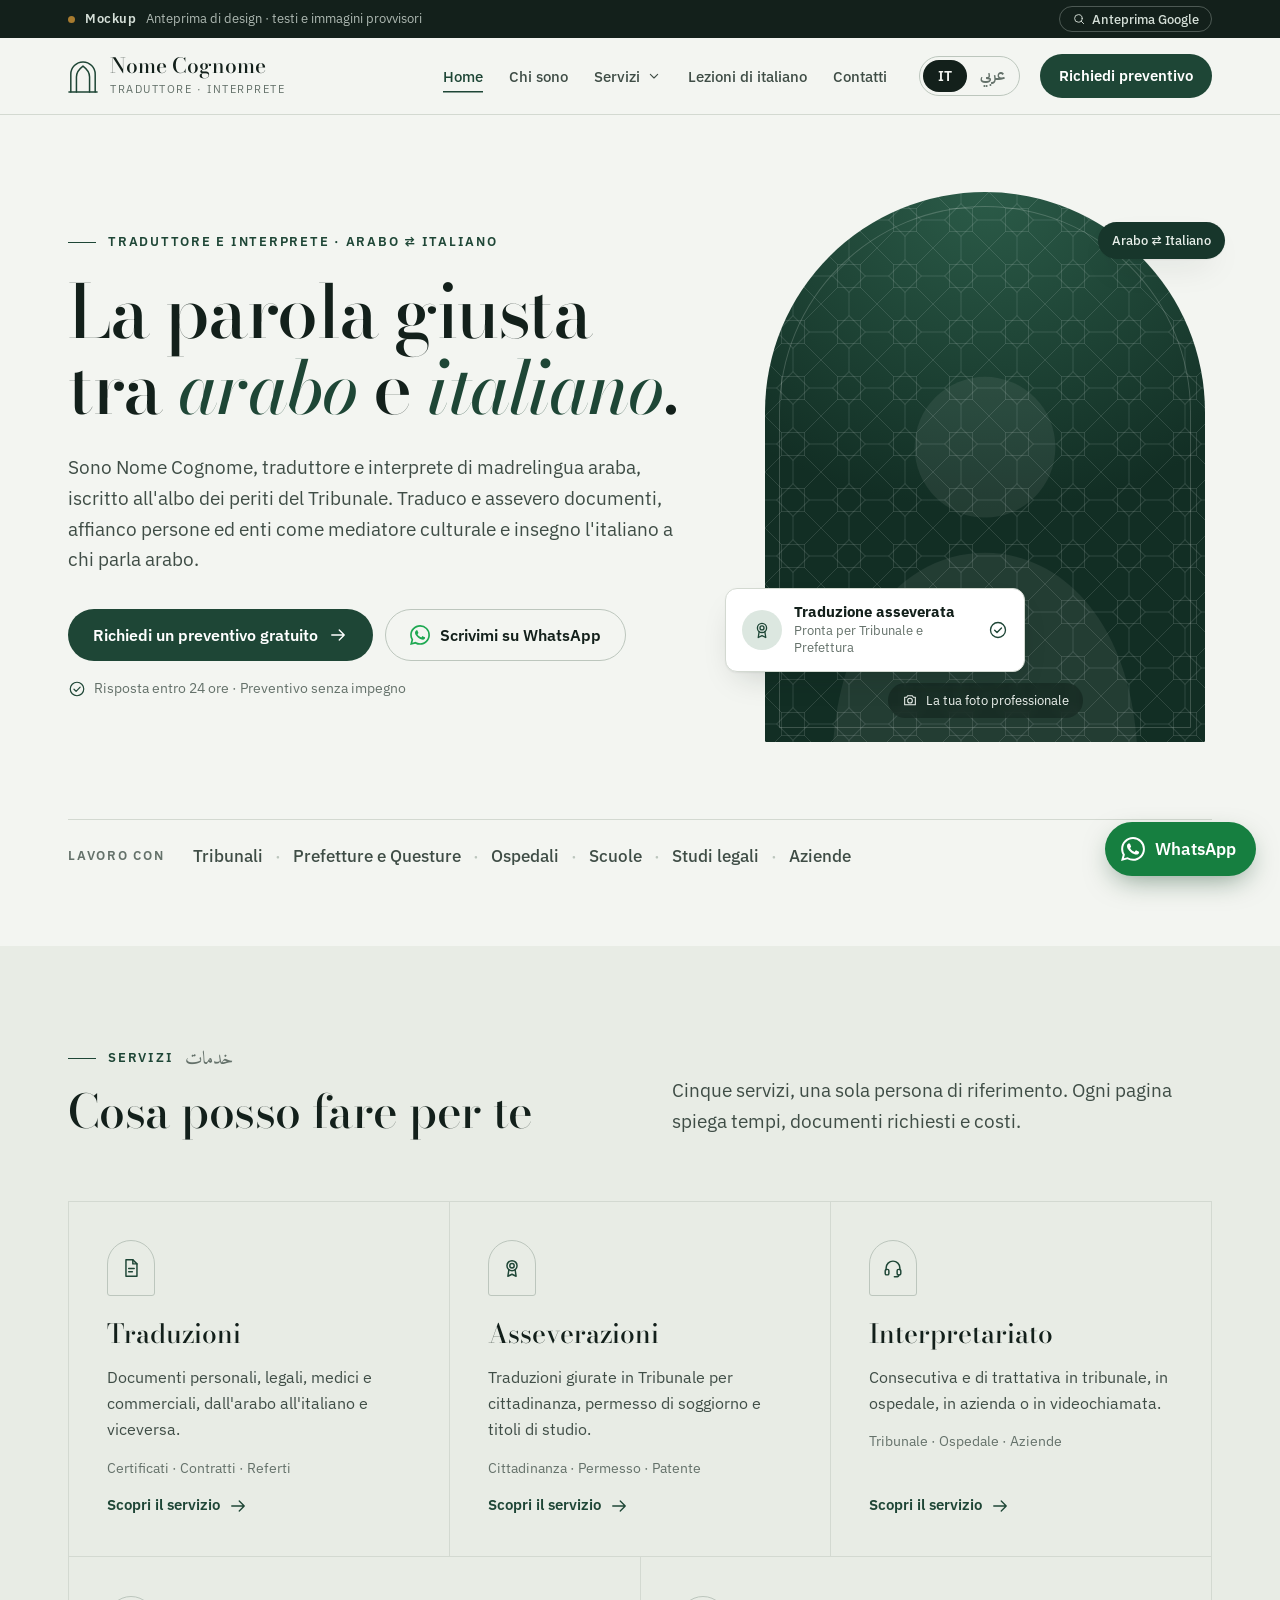
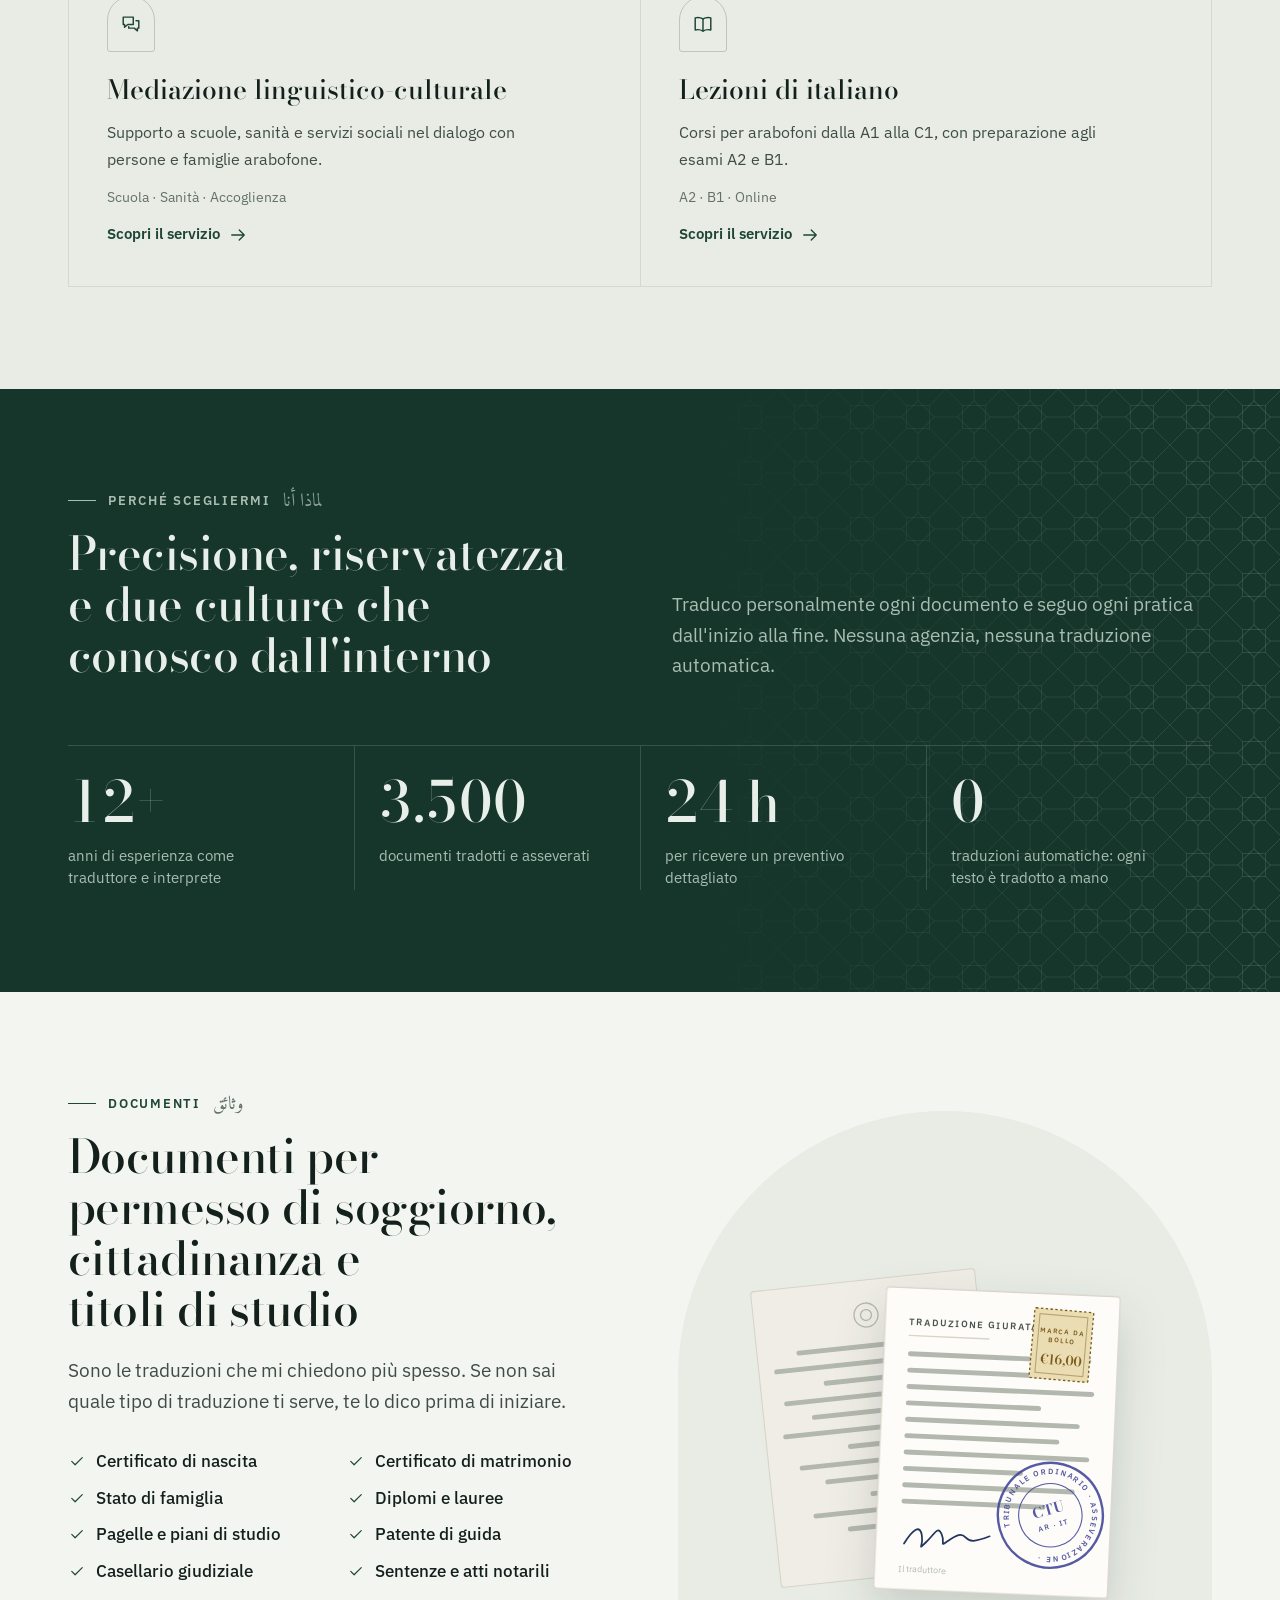
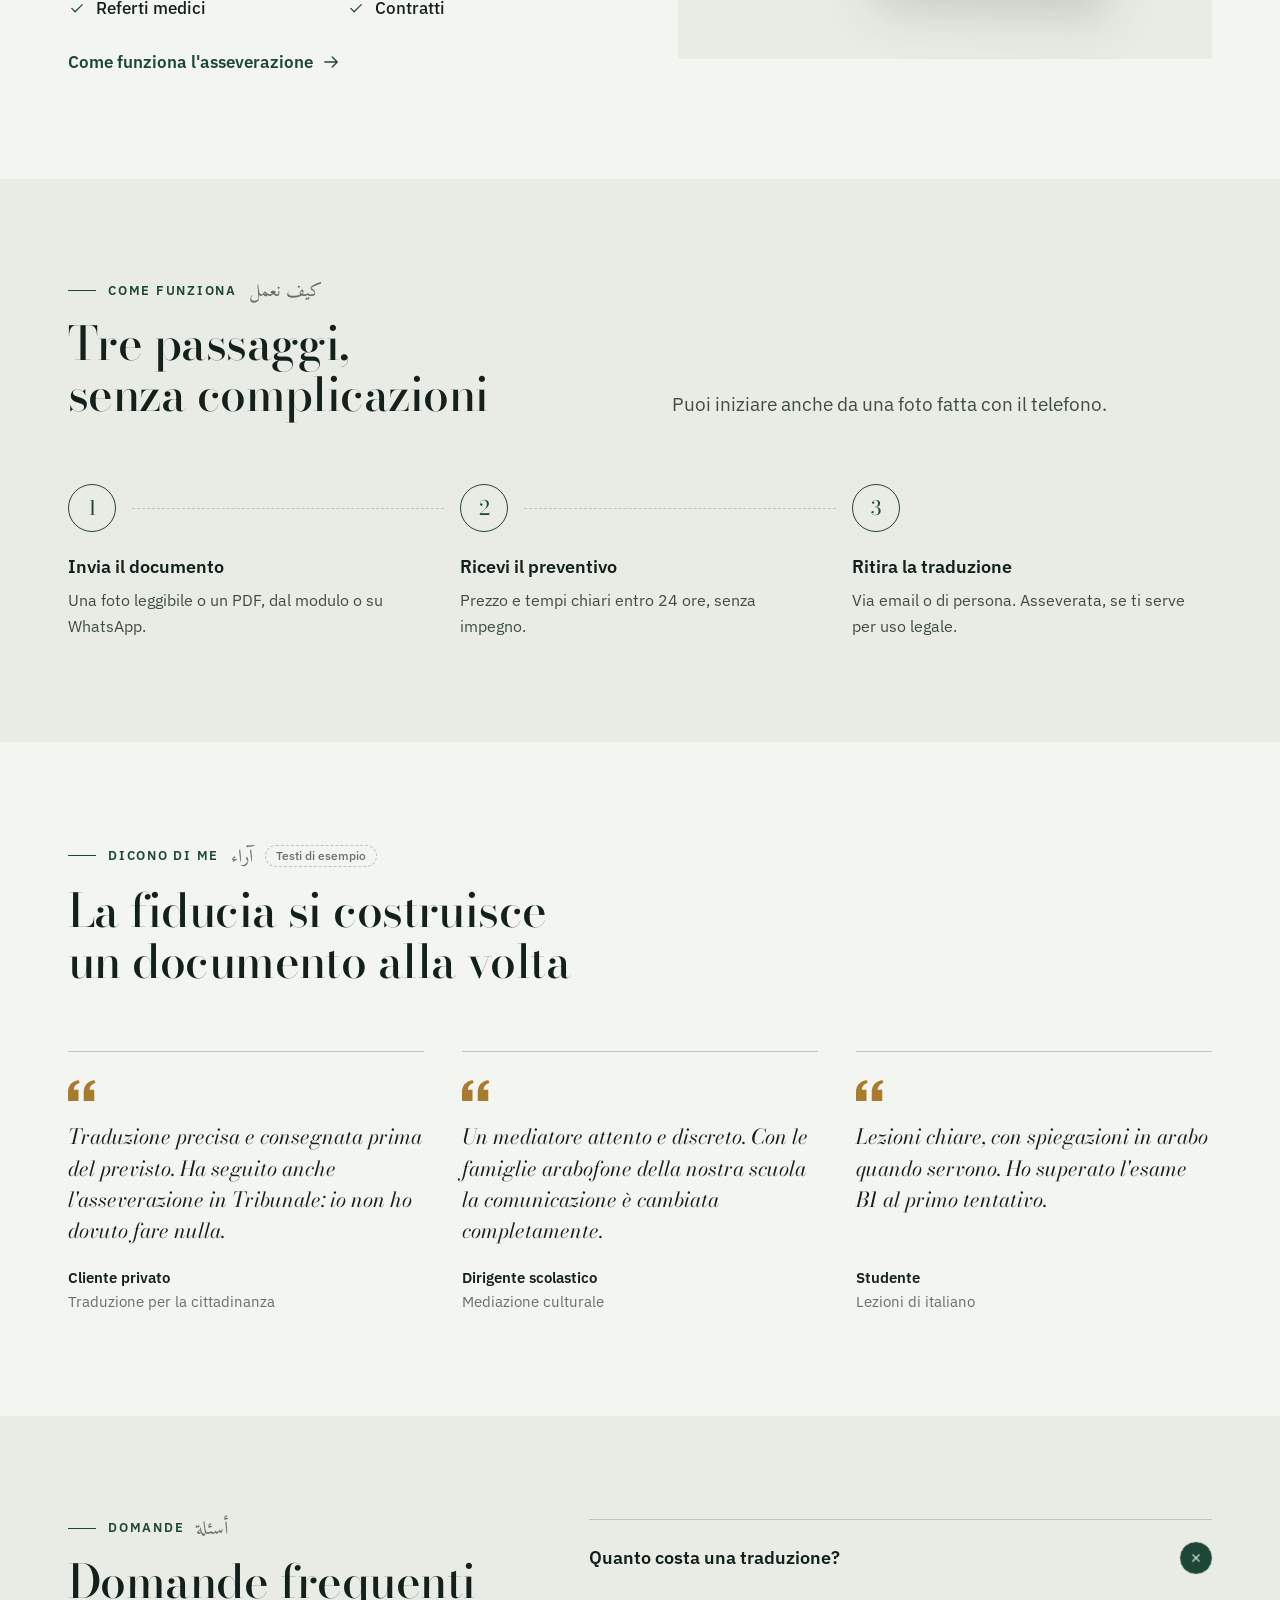
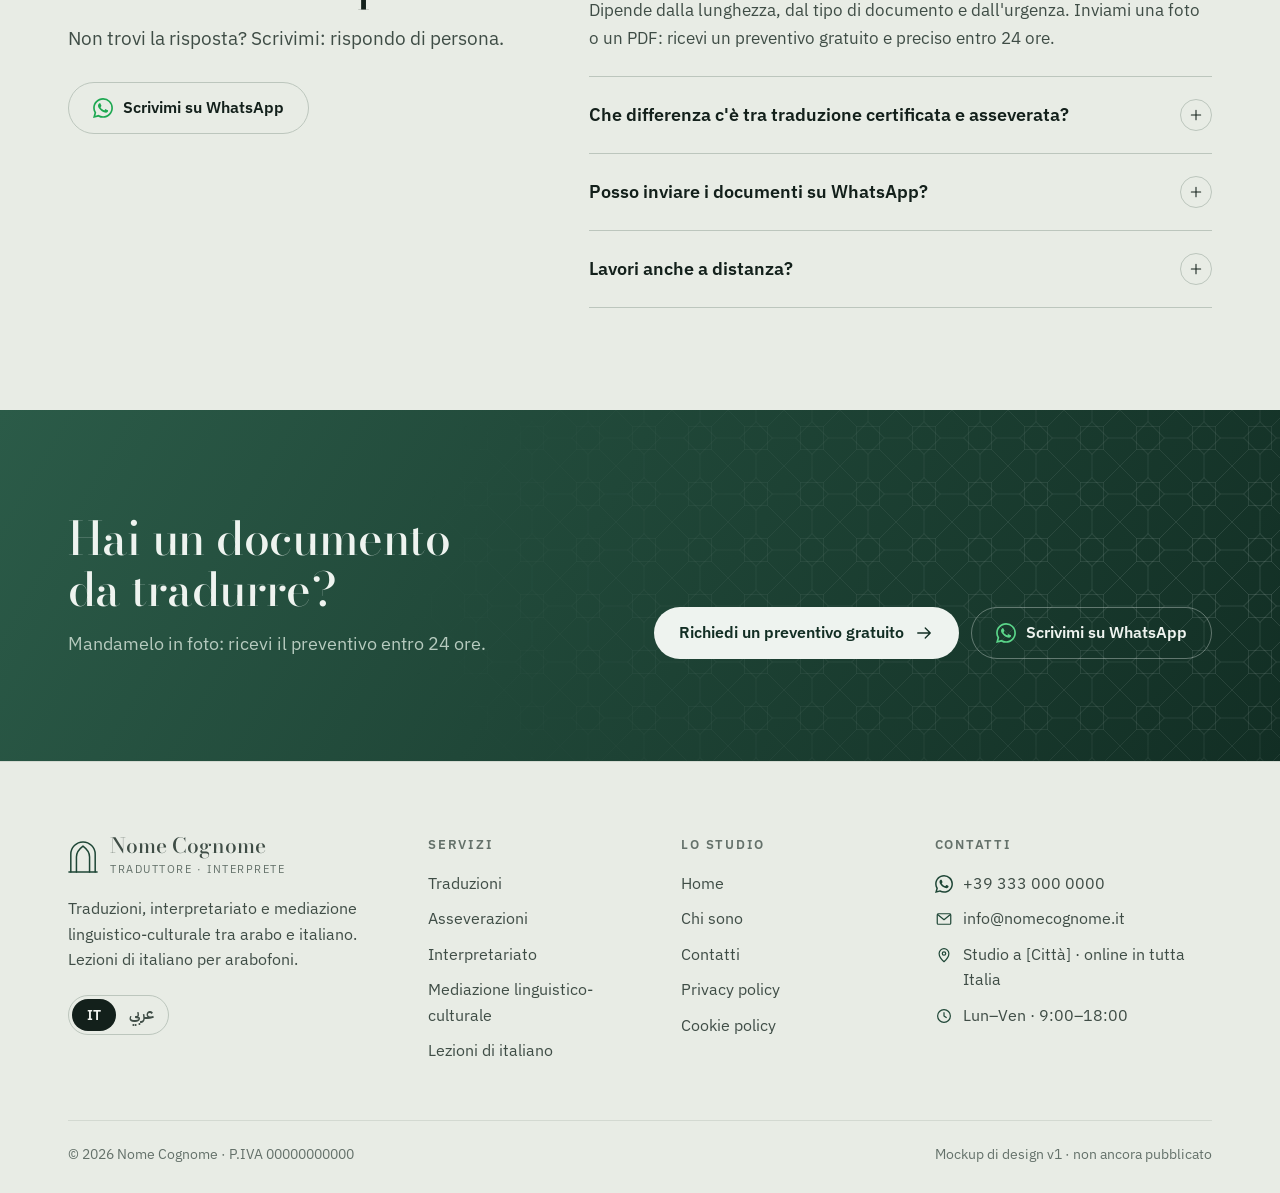
<file: versions/v1-mockup-8-pagine.html>
<!doctype html><html><head><meta charset="utf-8"><meta name="viewport" content="width=device-width,initial-scale=1,viewport-fit=cover"></head><body>
<title>Traduttore Arabo–Italiano</title>
<meta name="description" content="Mockup bilingue italiano / arabo per il sito di un traduttore e interprete arabo–italiano.">
<link rel="preconnect" href="https://fonts.googleapis.com">
<link rel="preconnect" href="https://fonts.gstatic.com" crossorigin>
<link rel="stylesheet" href="https://fonts.googleapis.com/css2?family=Amiri:wght@400;700&family=Bodoni+Moda:ital,opsz,wght@0,6..96,400..700;1,6..96,400..700&family=IBM+Plex+Sans+Arabic:wght@400;500;600&family=IBM+Plex+Sans:wght@400;500;600&display=swap">
<style>
*,*::before,*::after{box-sizing:border-box}
:root{
  --bg:#F3F5F1;--bg-alt:#E8ECE5;--surface:#FFFFFF;
  --ink:#13201B;--ink-2:#3F4D46;--ink-3:#64716A;
  --line:#D3D9D1;--line-2:#BCC6BD;
  --brand:#1E4636;--brand-hover:#153427;--on-brand:#FFFFFF;--brand-soft:#DCE7E0;
  --accent:#A87B2F;--danger:#B3261E;
  --band:#17362B;--band-ink:#E8EFEA;--band-ink-2:#A9BDB2;--band-line:rgba(232,239,234,.16);
  --ribbon:#13201B;--ribbon-ink:#D5DFD8;
  --wa:#1DA851;--wa-bg:#167F40;--wa-light:#5BD68A;
  --art-1:#2B5B48;--art-2:#122E24;--art-line:rgba(233,241,236,.13);--art-ink:#EEF3EF;--art-ink-2:#B7CBBF;
  --paper:#FDFCF8;--paper-2:#EFEDE6;--paper-line:#D8D4C8;--paper-text:#B3B8AF;--paper-ink:#4A534E;
  --sig:#23355F;--stamp:#44489A;--bollo:#EBDDB3;--bollo-ink:#7B5B1E;
  --g-title:#1A0DAB;--g-url:#4D5156;--g-desc:#474747;
  --shadow:0 1px 2px rgba(19,32,27,.06),0 14px 34px -14px rgba(19,32,27,.22);
  --header-h:76px;
  --f-display:"Bodoni Moda","Amiri","Bodoni 72",Didot,Georgia,serif;
  --f-body:"IBM Plex Sans","IBM Plex Sans Arabic","Segoe UI",system-ui,sans-serif;
  --track:.14em;--fs-body:17px;--lh-body:1.65;
  --fs-h1:clamp(2.5rem,1.5rem + 4vw,4.6rem);--lh-h1:1.04;--ls-h1:-.02em;--fw-h:500;
  --fs-h1p:clamp(2.3rem,1.5rem + 3vw,3.9rem);
  --fs-h2:clamp(1.9rem,1.35rem + 2vw,2.9rem);--lh-h2:1.1;
  --fs-h3:1.5rem;--lh-h3:1.2;
  --dir:1;
}
@media (prefers-color-scheme:dark){:root:not([data-theme="light"]){
  color-scheme:dark;
  --bg:#0D1512;--bg-alt:#121C18;--surface:#16211C;
  --ink:#E4EBE6;--ink-2:#B2BFB8;--ink-3:#8A978F;
  --line:#26332D;--line-2:#34443C;
  --brand:#8FC6A9;--brand-hover:#A9D6BD;--on-brand:#0D1512;--brand-soft:#1B2D25;
  --accent:#D3A95E;--danger:#F2877E;
  --band:#183329;--ribbon:#1A2621;--ribbon-ink:#C9D4CD;
  --wa:#3BC874;
  --g-title:#8AB4F8;--g-url:#BDC1C6;--g-desc:#BDC1C6;
  --shadow:0 1px 2px rgba(0,0,0,.3),0 16px 36px -14px rgba(0,0,0,.65);
}}
:root[data-theme="dark"]{
  color-scheme:dark;
  --bg:#0D1512;--bg-alt:#121C18;--surface:#16211C;
  --ink:#E4EBE6;--ink-2:#B2BFB8;--ink-3:#8A978F;
  --line:#26332D;--line-2:#34443C;
  --brand:#8FC6A9;--brand-hover:#A9D6BD;--on-brand:#0D1512;--brand-soft:#1B2D25;
  --accent:#D3A95E;--danger:#F2877E;
  --band:#183329;--ribbon:#1A2621;--ribbon-ink:#C9D4CD;
  --wa:#3BC874;
  --g-title:#8AB4F8;--g-url:#BDC1C6;--g-desc:#BDC1C6;
  --shadow:0 1px 2px rgba(0,0,0,.3),0 16px 36px -14px rgba(0,0,0,.65);
}
html[lang="ar"]{
  --track:0;--fs-body:18px;--lh-body:1.9;
  --fs-h1:clamp(2.2rem,1.4rem + 3.4vw,4rem);--lh-h1:1.45;--ls-h1:0;--fw-h:700;
  --fs-h1p:clamp(2.1rem,1.4rem + 2.6vw,3.4rem);
  --fs-h2:clamp(1.75rem,1.3rem + 1.8vw,2.6rem);--lh-h2:1.5;
  --fs-h3:1.45rem;--lh-h3:1.5;
  --dir:-1;
}
[hidden]{display:none!important}
html,body{overflow-x:clip}
html.lock{overflow:hidden}
body{margin:0;background:var(--bg);color:var(--ink);font-family:var(--f-body);font-size:var(--fs-body);line-height:var(--lh-body);-webkit-font-smoothing:antialiased;text-rendering:optimizeLegibility}
a{color:inherit}
button{font:inherit;color:inherit}
p{margin:0}
h1,h2,h3{font-family:var(--f-display);font-weight:var(--fw-h);text-wrap:balance;margin:0;color:var(--ink)}
h1{font-size:var(--fs-h1);line-height:var(--lh-h1);letter-spacing:var(--ls-h1)}
h2{font-size:var(--fs-h2);line-height:var(--lh-h2);letter-spacing:calc(var(--ls-h1) * .6)}
h3{font-size:var(--fs-h3);line-height:var(--lh-h3)}
em.hl{font-style:italic;color:var(--brand)}
html[lang="ar"] em.hl{font-style:normal}
.ic{width:20px;height:20px;flex:none;display:block}
[dir="rtl"] .flip{transform:scaleX(-1)}
.ic.flip{transition:translate .2s ease}
.sr{position:absolute!important;width:1px;height:1px;overflow:hidden;clip:rect(0 0 0 0);white-space:nowrap;margin:-1px}
.skip{position:absolute;inset-inline-start:16px;top:-60px;z-index:100;background:var(--ink);color:var(--bg);padding:10px 16px;border-radius:6px;text-decoration:none}
.skip:focus{top:12px}
:focus-visible{outline:2px solid var(--brand);outline-offset:3px;border-radius:4px}
.wrap{max-width:1240px;margin-inline:auto;padding-inline:clamp(16px,4vw,48px)}
.sec{--sec-bg:var(--bg);background:var(--sec-bg);padding-block:clamp(64px,8vw,120px)}
.sec.alt{--sec-bg:var(--bg-alt)}
.lead{font-size:calc(var(--fs-body) * 1.1);color:var(--ink-2);max-width:60ch}
.eyebrow{display:flex;align-items:center;flex-wrap:wrap;gap:10px 12px;font-size:12.5px;font-weight:600;letter-spacing:var(--track);text-transform:uppercase;color:var(--brand);line-height:1.4}
html[lang="ar"] .eyebrow{font-size:14.5px}
.eyebrow::before{content:"";width:28px;height:1px;background:currentColor}
.eyebrow .pair{font-family:var(--f-display);text-transform:none;letter-spacing:0;font-weight:400;font-size:1.2em;color:var(--ink-3)}
.eyebrow .pair[lang="it"]{font-style:italic}
.eyebrow .pair[lang="ar"]{font-size:1.5em;line-height:1}
.eyebrow .tag{display:inline-flex;font-size:12px;padding:2px 10px;border-radius:999px;border:1px dashed var(--line-2);color:var(--ink-3);letter-spacing:0;text-transform:none;font-weight:500}
.sec-head{display:grid;grid-template-columns:minmax(0,1fr) minmax(0,1fr);gap:20px 64px;align-items:end;margin-bottom:clamp(40px,5vw,64px)}
.sec-head h2{margin-top:18px}

/* buttons */
.btn{display:inline-flex;align-items:center;justify-content:center;gap:10px;min-height:52px;padding:0 24px;border-radius:999px;font:600 15.5px/1.2 var(--f-body);text-decoration:none;border:1px solid transparent;cursor:pointer;transition:background-color .2s,color .2s,border-color .2s;white-space:nowrap;text-align:center}
html[lang="ar"] .btn{font-size:16px}
.btn-sm{min-height:44px;padding:0 18px;font-size:14.5px}
.btn-primary{background:var(--brand);color:var(--on-brand)}
.btn-primary:hover{background:var(--brand-hover)}
.btn-ghost{background:transparent;color:var(--ink);border-color:var(--line-2)}
.btn-ghost:hover{border-color:var(--ink)}
.btn-ghost .wa{color:var(--wa)}
.btn-wa{background:var(--wa-bg);color:#fff}
.btn-wa:hover{background:#12703A}
.btn-light{background:var(--art-ink);color:var(--art-2)}
.btn-light:hover{background:#fff}
.btn-line{color:var(--art-ink);border-color:rgba(238,243,239,.35)}
.btn-line:hover{border-color:var(--art-ink)}
.btn-line .wa{color:var(--wa-light)}
.btn:hover .flip,.tile:hover .flip,.link-arrow:hover .flip,.other:hover .flip{translate:calc(4px * var(--dir)) 0}
.cta-row{display:flex;flex-wrap:wrap;gap:12px;margin-top:34px}
.micro{display:flex;align-items:center;gap:8px;margin-top:16px;font-size:14px;color:var(--ink-3)}
.micro .ic{width:18px;height:18px;color:var(--brand)}
.link-arrow{display:inline-flex;align-items:center;gap:8px;font-weight:600;color:var(--brand);text-decoration:none;margin-top:28px}
.link-arrow:hover{text-decoration:underline;text-underline-offset:5px}

/* ribbon + header */
.ribbon{background:var(--ribbon);color:var(--ribbon-ink);font-size:13px}
.ribbon .wrap{display:flex;align-items:center;justify-content:space-between;gap:12px;min-height:38px}
.rb-l{display:flex;align-items:center;gap:10px;min-width:0}
.rb-l strong{font-weight:600;letter-spacing:.04em}
.rb-l .dot{width:7px;height:7px;border-radius:50%;background:var(--accent);flex:none}
.rb-l .rb-note{opacity:.8;white-space:nowrap;overflow:hidden;text-overflow:ellipsis}
.rb-btn{display:inline-flex;align-items:center;gap:6px;background:none;border:1px solid rgba(213,223,216,.3);color:inherit;border-radius:999px;padding:4px 12px;font:500 12.5px var(--f-body);cursor:pointer;flex:none}
.rb-btn:hover{border-color:var(--ribbon-ink)}
.rb-btn .ic{width:14px;height:14px}
.hdr{position:sticky;top:env(safe-area-inset-top,0px);z-index:50;background:color-mix(in srgb,var(--bg) 88%,transparent);-webkit-backdrop-filter:saturate(1.4) blur(12px);backdrop-filter:saturate(1.4) blur(12px);border-bottom:1px solid var(--line)}
.hdr .wrap{display:flex;align-items:center;gap:20px;height:var(--header-h)}
.brand{display:flex;align-items:center;gap:12px;text-decoration:none;color:var(--ink);margin-inline-end:auto;min-width:0}
.brand .mark{width:30px;height:34px;color:var(--brand);flex:none}
.brand-name{display:block;font-family:var(--f-display);font-size:21px;line-height:1.1;font-weight:500;white-space:nowrap}
html[lang="ar"] .brand-name{font-size:23px;font-weight:700;line-height:1.3}
.brand-tag{display:block;font-size:11px;letter-spacing:var(--track);text-transform:uppercase;color:var(--ink-3);margin-top:3px;white-space:nowrap}
html[lang="ar"] .brand-tag{font-size:12.5px;margin-top:0}
.nav{display:flex;align-items:center;gap:2px}
.nav>a,.dd-btn{display:inline-flex;align-items:center;gap:6px;padding:10px 12px;font:500 15px var(--f-body);color:var(--ink-2);text-decoration:none;background:none;border:0;cursor:pointer;border-radius:6px;white-space:nowrap}
html[lang="ar"] .nav>a,html[lang="ar"] .dd-btn{font-size:15.5px}
.nav>a:hover,.dd-btn:hover{color:var(--ink)}
.nav>a[aria-current="page"],.dd-btn.is-active{color:var(--brand);background-image:linear-gradient(currentColor,currentColor);background-size:calc(100% - 24px) 1.5px;background-position:center calc(100% - 3px);background-repeat:no-repeat}
.dd-btn .ic{width:16px;height:16px;transition:transform .2s}
.dd.open .dd-btn .ic{transform:rotate(180deg)}
.dd{position:relative}
.dd-panel{position:absolute;top:calc(100% + 12px);inset-inline-start:-12px;width:min(470px,80vw);background:var(--surface);border:1px solid var(--line);box-shadow:var(--shadow);padding:8px;border-radius:12px;visibility:hidden;opacity:0;transform:translateY(-4px);transition:opacity .16s,transform .16s,visibility .16s}
.dd-panel::before{content:"";position:absolute;inset-inline:0;top:-14px;height:14px}
.dd.open .dd-panel{visibility:visible;opacity:1;transform:none}
@media (hover:hover){.dd:hover .dd-panel{visibility:visible;opacity:1;transform:none}}
.dd-panel a{display:grid;grid-template-columns:40px 1fr;gap:2px 14px;padding:12px;border-radius:8px;text-decoration:none;align-items:center}
.dd-panel a:hover,.dd-panel a[aria-current="page"]{background:var(--bg)}
.dd-ic,.mini-arch{width:40px;height:46px;display:grid;place-items:center;color:var(--brand);background:var(--brand-soft);border-radius:20px 20px 4px 4px}
.dd-ic{grid-row:span 2}
.dd-t{font-weight:600;color:var(--ink);font-size:15px;line-height:1.3}
.dd-d{font-size:13.5px;color:var(--ink-3);line-height:1.4}
.lang{display:inline-flex;border:1px solid var(--line-2);border-radius:999px;padding:3px;gap:2px;flex:none}
.lang a{min-width:44px;height:32px;display:grid;place-items:center;border-radius:999px;font-size:13.5px;font-weight:600;color:var(--ink-3);text-decoration:none;padding:0 11px}
.lang a[lang="ar"]{font-family:"IBM Plex Sans Arabic",sans-serif;font-size:14.5px}
.lang a:hover{color:var(--ink)}
.lang a[aria-current="true"]{background:var(--ink);color:var(--bg)}
.menu-btn{display:none;width:44px;height:44px;place-items:center;border:1px solid var(--line-2);border-radius:50%;background:none;cursor:pointer;flex:none}
.mnav{position:fixed;inset-inline:0;bottom:0;top:var(--mnav-top,114px);z-index:49;background:var(--bg);overflow-y:auto;padding-block:8px 120px}
.mnav-links>a{display:flex;justify-content:space-between;align-items:center;padding:16px 0;border-bottom:1px solid var(--line);font-family:var(--f-display);font-size:1.75rem;line-height:1.3;text-decoration:none;color:var(--ink);font-weight:var(--fw-h)}
.mnav-links>a[aria-current="page"]{color:var(--brand)}
.mnav-h{font-size:12.5px;font-weight:600;letter-spacing:var(--track);text-transform:uppercase;color:var(--ink-3);margin-top:22px;padding-bottom:10px}
.mnav-svc{display:grid;grid-template-columns:1fr 1fr;gap:8px;padding-bottom:18px;border-bottom:1px solid var(--line)}
.mnav-svc a{display:flex;gap:12px;align-items:center;padding:10px 12px;background:var(--surface);border:1px solid var(--line);border-radius:10px;text-decoration:none;color:var(--ink);font-weight:500;font-size:15px;line-height:1.3}
.mnav-svc .mini-arch{width:32px;height:38px}
.mnav-svc .mini-arch .ic{width:17px;height:17px}
.mnav-cta{display:grid;gap:10px;margin-top:28px}
.mnav-meta{margin-top:22px;color:var(--ink-3);font-size:14.5px}
</style>
<style>
/* hero */
.hero{padding-block:clamp(40px,6vw,88px) clamp(48px,6vw,88px)}
.hero-grid,.phero-grid{display:grid;grid-template-columns:minmax(0,1.22fr) minmax(0,.9fr);gap:clamp(32px,6vw,96px);align-items:center}
.hero h1{margin-block:22px 26px}
.hero-art{position:relative;justify-self:center;width:100%;max-width:440px}
.arch{position:relative;isolation:isolate;overflow:hidden;width:100%;aspect-ratio:4/5;border-radius:999px 999px 6px 6px;background:radial-gradient(120% 80% at 50% 0%,var(--art-1),var(--art-2) 72%);color:var(--art-ink)}
.arch::after{content:"";position:absolute;inset:14px;border:1px solid rgba(238,243,239,.2);border-radius:999px 999px 2px 2px;pointer-events:none}
.lat{position:absolute;inset:0;width:100%;height:100%;display:block}
.lat-g{fill:none;stroke:var(--art-line);stroke-width:1}
.sil{position:absolute;inset:0;width:100%;height:100%;fill:rgba(238,243,239,.075)}
.arch-cap{position:absolute;inset-inline:0;bottom:24px;margin-inline:auto;width:max-content;max-width:calc(100% - 40px);display:flex;align-items:center;gap:8px;padding:7px 14px;border-radius:999px;background:rgba(8,22,17,.38);color:var(--art-ink);font-size:12.5px;-webkit-backdrop-filter:blur(4px);backdrop-filter:blur(4px)}
.arch-cap .ic{width:16px;height:16px}
.float-doc{position:absolute;inset-inline-start:-40px;bottom:70px;display:flex;align-items:center;gap:12px;padding:14px 16px;background:var(--surface);border:1px solid var(--line);border-radius:12px;box-shadow:var(--shadow);max-width:300px}
.fd-ic{width:40px;height:40px;border-radius:50%;background:var(--brand-soft);color:var(--brand);display:grid;place-items:center;flex:none}
.float-doc strong{display:block;font-size:14.5px;line-height:1.3}
.float-doc .s{display:block;font-size:13px;color:var(--ink-3);line-height:1.35}
.float-doc .ok{color:var(--brand)}
.float-pair{position:absolute;top:30px;inset-inline-end:-20px;background:var(--band);color:var(--band-ink);font-size:13px;font-weight:500;padding:8px 14px;border-radius:999px;box-shadow:var(--shadow)}
.trust{display:flex;flex-wrap:wrap;align-items:center;gap:10px 28px;margin-top:clamp(48px,6vw,80px);padding-top:22px;border-top:1px solid var(--line)}
.trust-l{font-size:12.5px;font-weight:600;letter-spacing:var(--track);text-transform:uppercase;color:var(--ink-3)}
.trust ul{list-style:none;margin:0;padding:0;display:flex;flex-wrap:wrap;gap:6px 0;color:var(--ink-2);font-weight:500}
.trust li+li::before{content:"·";margin-inline:12px;color:var(--line-2)}

/* services tiles */
.tiles{display:grid;grid-template-columns:repeat(6,minmax(0,1fr));gap:1px;background:var(--line);border:1px solid var(--line)}
.tile{grid-column:span 2;display:flex;flex-direction:column;gap:14px;padding:clamp(24px,3vw,40px);background:var(--sec-bg);text-decoration:none;color:var(--ink);transition:background-color .2s;min-height:320px}
.tile:nth-child(n+4){grid-column:span 3}
.tile:hover{background:var(--surface)}
.tile-ic{width:48px;height:56px;display:grid;place-items:center;border:1px solid var(--line-2);border-radius:24px 24px 3px 3px;color:var(--brand);margin-bottom:8px}
.tile-ic .ic{width:22px;height:22px}
.tile h3{font-size:1.65rem}
.tile p{color:var(--ink-2);font-size:16px;max-width:46ch}
.tile .ex{font-size:13.5px;color:var(--ink-3)}
.more{margin-top:auto;display:inline-flex;gap:8px;align-items:center;font-weight:600;font-size:15px;color:var(--brand)}

/* band + stats */
.band{position:relative;overflow:hidden;background:var(--band);color:var(--band-ink);padding-block:clamp(64px,8vw,112px)}
.band h2{color:var(--band-ink)}
.band .eyebrow{color:var(--band-ink-2)}
.band .eyebrow .pair{color:var(--band-ink-2);opacity:.8}
.band .lead{color:var(--band-ink-2)}
.band-lat{position:absolute;inset-block:0;inset-inline-end:0;width:48%;height:100%;-webkit-mask-image:linear-gradient(to left,#000,transparent);mask-image:linear-gradient(to left,#000,transparent)}
[dir="rtl"] .band-lat{-webkit-mask-image:linear-gradient(to right,#000,transparent);mask-image:linear-gradient(to right,#000,transparent)}
.band .wrap{position:relative}
.stats{display:grid;grid-template-columns:repeat(4,minmax(0,1fr));border-top:1px solid var(--band-line)}
.stat{padding:28px 24px 0;border-inline-start:1px solid var(--band-line)}
.stat:first-child{border-inline-start:0;padding-inline-start:0}
.num{display:block;font-family:"Bodoni Moda",Georgia,serif;font-size:clamp(2.6rem,4.4vw,3.9rem);line-height:1;font-weight:500;font-variant-numeric:lining-nums tabular-nums}
.lbl{display:block;margin-top:14px;color:var(--band-ink-2);font-size:15px;max-width:24ch;line-height:1.5}

/* split + docs */
.split{display:grid;grid-template-columns:minmax(0,1fr) minmax(0,1fr);gap:clamp(40px,6vw,96px);align-items:center}
.split h2{margin-block:18px 20px}
.checks{list-style:none;margin:32px 0 0;padding:0;display:grid;grid-template-columns:1fr 1fr;gap:12px 24px}
.checks li{display:flex;gap:10px;align-items:flex-start;font-weight:500;line-height:1.45}
.checks .ic{width:18px;height:18px;color:var(--brand);margin-top:3px}
.doc-panel{background:var(--bg-alt);border-radius:999px 999px 10px 10px;padding:22% 7% 7%;overflow:hidden}
.sec.alt .doc-panel{background:var(--surface)}
.docsvg{width:100%;height:auto;display:block;overflow:visible}
.d-p2{fill:var(--paper-2);stroke:var(--paper-line)}
.d-p1{fill:var(--paper);stroke:var(--paper-line);filter:drop-shadow(0 18px 22px rgba(19,32,27,.16))}
.d-ln{fill:var(--paper-text)}
.d-emb{fill:none;stroke:var(--paper-text);stroke-width:1.2}
.d-h{font:600 8.5px "IBM Plex Sans",sans-serif;letter-spacing:1.8px;fill:var(--paper-ink)}
.d-rule{fill:var(--paper-line)}
.d-sig{fill:none;stroke:var(--sig);stroke-width:1.6;stroke-linecap:round;stroke-linejoin:round}
.d-small{font:400 8px "IBM Plex Sans",sans-serif;fill:var(--paper-text)}
.d-bollo{fill:var(--bollo);stroke:var(--bollo-ink);stroke-width:1.2;stroke-dasharray:2.2 2.2}
.d-bollo-in{fill:none;stroke:var(--bollo-ink);stroke-opacity:.45}
.d-bt{font:600 6px "IBM Plex Sans",sans-serif;letter-spacing:.8px;fill:var(--bollo-ink)}
.d-bv{font:600 12px "Bodoni Moda",serif;fill:var(--bollo-ink)}
.d-stamp{opacity:.9}
.s-o{fill:none;stroke:var(--stamp);stroke-width:2.2}
.s-i{fill:none;stroke:var(--stamp);stroke-width:1}
.s-t{font:600 7px "IBM Plex Sans",sans-serif;letter-spacing:1.3px;fill:var(--stamp)}
.s-c{font:700 13px "Bodoni Moda",serif;letter-spacing:1px;fill:var(--stamp)}
.s-c2{font:600 6.5px "IBM Plex Sans",sans-serif;letter-spacing:1px;fill:var(--stamp)}

/* steps */
.steps{list-style:none;margin:0;padding:0;display:grid;grid-template-columns:repeat(var(--n,3),minmax(0,1fr));gap:32px}
.step{position:relative}
.step-n{width:48px;height:48px;border-radius:50%;border:1px solid var(--brand);color:var(--brand);display:grid;place-items:center;font-family:"Bodoni Moda",Georgia,serif;font-size:20px;background:var(--sec-bg);position:relative;z-index:1}
.step:not(:last-child)::after{content:"";position:absolute;top:24px;inset-inline-start:64px;inset-inline-end:-16px;border-top:1px dashed var(--line-2)}
.step h3{font-family:var(--f-body);font-size:18px;font-weight:600;margin-top:22px;line-height:1.4}
.step p{color:var(--ink-2);margin-top:8px;font-size:16px}

/* quotes */
.quotes{display:grid;grid-template-columns:repeat(3,minmax(0,1fr));gap:clamp(24px,3vw,48px)}
.quote{margin:0;display:flex;flex-direction:column;gap:20px;padding-top:28px;border-top:1px solid var(--line-2)}
.quote .q{width:28px;height:21px;color:var(--accent)}
.quote blockquote{margin:0;font-family:var(--f-display);font-style:italic;font-size:1.3rem;line-height:1.5;color:var(--ink)}
html[lang="ar"] .quote blockquote{font-style:normal;line-height:1.9}
.quote figcaption{margin-top:auto;font-size:14.5px;color:var(--ink-3)}
.quote figcaption strong{display:block;color:var(--ink);font-weight:600}

/* faq */
.faq{display:grid;grid-template-columns:minmax(0,5fr) minmax(0,7fr);gap:40px clamp(40px,6vw,96px);align-items:start}
.faq-side{position:sticky;top:calc(var(--header-h) + 32px)}
.faq-side h2{margin-top:18px}
.faq-side .lead{margin-top:16px}
.faq-side .btn{margin-top:28px}
.acc details{border-bottom:1px solid var(--line-2)}
.acc details:first-child{border-top:1px solid var(--line-2)}
.acc summary{list-style:none;cursor:pointer;display:flex;align-items:center;justify-content:space-between;gap:24px;padding:22px 0;font-weight:600;font-size:17.5px;line-height:1.45}
.acc summary::-webkit-details-marker{display:none}
.acc .pl{width:32px;height:32px;flex:none;display:grid;place-items:center;border:1px solid var(--line-2);border-radius:50%;transition:transform .2s,background-color .2s}
.acc .pl .ic{width:16px;height:16px}
.acc details[open] .pl{transform:rotate(45deg);background:var(--brand);border-color:var(--brand);color:var(--on-brand)}
.acc .ans{padding:0 0 24px;color:var(--ink-2);max-width:62ch}

/* cta band */
.cta-band{position:relative;overflow:hidden;background:linear-gradient(120deg,var(--art-1),var(--art-2));color:var(--art-ink);padding-block:clamp(64px,8vw,104px)}
.cta-band .lat{-webkit-mask-image:radial-gradient(70% 120% at 100% 50%,#000,transparent);mask-image:radial-gradient(70% 120% at 100% 50%,#000,transparent)}
[dir="rtl"] .cta-band .lat{-webkit-mask-image:radial-gradient(70% 120% at 0% 50%,#000,transparent);mask-image:radial-gradient(70% 120% at 0% 50%,#000,transparent)}
.cta-in{position:relative;display:flex;flex-wrap:wrap;align-items:flex-end;justify-content:space-between;gap:32px}
.cta-band h2{color:var(--art-ink);max-width:16ch}
.cta-band p{color:var(--art-ink-2);margin-top:14px;font-size:18px}
.cta-band .cta-row{margin-top:0}

/* footer */
.foot{background:var(--bg-alt);padding-block:72px 28px;border-top:1px solid var(--line)}
.foot-grid{display:grid;grid-template-columns:1.5fr 1fr 1fr 1.3fr;gap:40px}
.foot-brand p{color:var(--ink-2);margin-block:18px 22px;max-width:36ch;font-size:15.5px}
.foot-h{font-size:12.5px;letter-spacing:var(--track);text-transform:uppercase;color:var(--ink-3);font-weight:600;margin-bottom:16px}
html[lang="ar"] .foot-h{font-size:14px}
.foot ul{list-style:none;margin:0;padding:0;display:grid;gap:10px;font-size:15.5px}
.foot a,.foot .fl{color:var(--ink-2);text-decoration:none}
.foot a:hover{color:var(--ink);text-decoration:underline;text-underline-offset:4px}
.foot-c li{display:flex;gap:10px;align-items:flex-start;color:var(--ink-2)}
.foot-c .ic{width:18px;height:18px;margin-top:4px;color:var(--brand)}
.foot-bottom{margin-top:56px;padding-top:22px;border-top:1px solid var(--line);display:flex;flex-wrap:wrap;justify-content:space-between;gap:12px;font-size:13.5px;color:var(--ink-3)}

/* floating whatsapp + mobile bar */
.fab{position:fixed;bottom:calc(24px + env(safe-area-inset-bottom,0px));inset-inline-end:24px;z-index:45;display:inline-flex;align-items:center;gap:10px;height:54px;padding-inline:16px 20px;border-radius:999px;background:var(--wa-bg);color:#fff;text-decoration:none;font-weight:600;box-shadow:0 10px 28px -8px rgba(10,60,30,.5)}
.fab:hover{background:#12703A}
.fab .ic{width:24px;height:24px}
.mbar{display:none;position:fixed;inset-inline:0;bottom:0;z-index:45;grid-template-columns:1fr 1fr;gap:10px;padding:10px 16px calc(10px + env(safe-area-inset-bottom,0px));background:color-mix(in srgb,var(--bg) 92%,transparent);-webkit-backdrop-filter:blur(12px);backdrop-filter:blur(12px);border-top:1px solid var(--line)}
.mbar .btn{min-height:48px;padding:0 12px}

/* inner pages */
.phero{padding-block:clamp(24px,3.5vw,44px) clamp(56px,7vw,96px)}
.crumbs{display:flex;flex-wrap:wrap;gap:6px;align-items:center;font-size:13.5px;color:var(--ink-3);margin-bottom:clamp(28px,4vw,48px);list-style:none;padding:0}
.crumbs a{color:var(--ink-2);text-decoration:none}
.crumbs a:hover{text-decoration:underline;text-underline-offset:4px}
.crumbs .ic{width:14px;height:14px}
.phero h1{font-size:var(--fs-h1p);margin-block:20px 24px}
.phero-art{justify-self:center;width:100%;max-width:430px}
.arch-type{aspect-ratio:4/4.7;display:flex;flex-direction:column;align-items:center;justify-content:center;gap:4px;padding:16% 10% 10%;text-align:center}
.tw-ar{position:relative;font-family:"Amiri",serif;font-weight:700;font-size:clamp(3.4rem,7vw,6rem);line-height:1.3;color:var(--art-ink)}
.tw-mid{position:relative;display:flex;align-items:center;gap:12px;color:var(--art-ink-2);font:500 12px var(--f-body);letter-spacing:.22em}
.tw-mid i{width:40px;height:1px;background:currentColor;opacity:.55}
.tw-it{position:relative;font-family:"Bodoni Moda",serif;font-style:italic;font-size:clamp(2rem,3.6vw,3rem);color:var(--art-ink-2);line-height:1.2}
.brief{margin-top:clamp(48px,6vw,80px)}
.brief-l{font-size:12.5px;font-weight:600;letter-spacing:var(--track);text-transform:uppercase;color:var(--ink-3);margin-bottom:14px}
html[lang="ar"] .brief-l{font-size:14px}
.facts{display:grid;grid-template-columns:repeat(4,minmax(0,1fr));gap:1px;background:var(--line);border:1px solid var(--line);margin:0}
.fact{background:var(--surface);padding:20px 22px;display:flex;flex-direction:column;gap:6px}
.fact dt{font-size:12px;letter-spacing:var(--track);text-transform:uppercase;color:var(--ink-3);font-weight:600}
html[lang="ar"] .fact dt{font-size:13.5px}
.fact dd{margin:0;font-size:16px;font-weight:500;color:var(--ink);line-height:1.45}
.items{display:grid;grid-template-columns:repeat(3,minmax(0,1fr));gap:44px clamp(24px,3vw,48px)}
.item{border-top:1px solid var(--line-2);padding-top:22px}
.arch-dot{display:block;width:14px;height:18px;border:1.5px solid var(--brand);border-radius:7px 7px 1px 1px;margin-bottom:18px}
.item h3{font-size:1.4rem}
.item p{margin-top:10px;color:var(--ink-2);font-size:16px}
.note{margin-top:clamp(56px,7vw,88px);display:grid;grid-template-columns:minmax(0,5fr) minmax(0,7fr);gap:24px clamp(32px,5vw,80px);padding:clamp(24px,4vw,48px);background:var(--surface);border:1px solid var(--line);border-radius:12px;align-items:start}
.note h3{font-size:clamp(1.5rem,1.2rem + 1vw,2rem);margin-top:14px}
.note p{color:var(--ink-2)}
.note .link-arrow{margin-top:18px}
.vocab{border:1px solid var(--line);border-radius:10px;overflow:hidden}
.vocab-row{display:grid;grid-template-columns:1fr 1fr}
.vocab-row+.vocab-row{border-top:1px solid var(--line)}
.vocab-row span{padding:12px 18px;line-height:1.5}
.vocab-row span+span{border-inline-start:1px solid var(--line)}
.vocab-head span{font-size:12px;letter-spacing:.12em;text-transform:uppercase;color:var(--ink-3);font-weight:600;background:var(--bg)}
.v-it{font-family:"Bodoni Moda",serif;font-style:italic;font-size:18px}
.v-ar{font-family:"Amiri",serif;font-size:21px}
.others{display:grid;grid-template-columns:repeat(4,minmax(0,1fr));gap:1px;background:var(--line);border:1px solid var(--line)}
.other{background:var(--sec-bg);padding:26px 24px;display:flex;flex-direction:column;gap:10px;text-decoration:none;color:var(--ink);transition:background-color .2s}
.other:hover{background:var(--surface)}
.other .mini-arch{width:34px;height:40px;margin-bottom:6px}
.other .mini-arch .ic{width:18px;height:18px}
.other strong{font-family:var(--f-display);font-size:1.3rem;font-weight:var(--fw-h);line-height:1.3}
.other .d{font-size:14.5px;color:var(--ink-3);line-height:1.5}
.other .more{margin-top:auto;padding-top:6px;font-size:14.5px}

/* about */
.about-grid{display:grid;grid-template-columns:minmax(0,.85fr) minmax(0,1.15fr);gap:clamp(32px,6vw,96px);align-items:center}
.about-grid .arch{max-width:420px;justify-self:center}
.about-grid h1{font-size:var(--fs-h1p);margin-top:20px}
.bio{display:grid;gap:16px;color:var(--ink-2);font-size:17.5px;max-width:60ch;margin-top:26px}
.sign{font-family:var(--f-display);font-style:italic;font-size:2rem;color:var(--brand);margin-top:26px;line-height:1.3}
html[lang="ar"] .sign{font-style:normal}
.tl-wrap{display:grid;grid-template-columns:minmax(0,5fr) minmax(0,7fr);gap:40px clamp(40px,6vw,96px);align-items:start}
.tl-wrap h2{margin-block:18px 16px}
.timeline{list-style:none;margin:0;padding:0}
.timeline li{display:grid;grid-template-columns:110px 1fr;gap:24px;padding-block:22px;border-top:1px solid var(--line-2)}
.timeline li:last-child{border-bottom:1px solid var(--line-2)}
.tl-y{font-family:"Bodoni Moda",Georgia,serif;font-size:1.8rem;line-height:1.1;color:var(--brand);font-variant-numeric:lining-nums}
.tl-t{font-weight:600;font-size:17.5px;line-height:1.4}
.tl-d{color:var(--ink-3);font-size:15.5px;margin-top:4px}
.values{display:grid;grid-template-columns:repeat(3,minmax(0,1fr));gap:clamp(24px,3vw,48px)}
.value{border-top:1px solid var(--line-2);padding-top:24px}
.value h3{margin-top:18px}
.value p{margin-top:10px;color:var(--ink-2)}
.langs{display:grid;grid-template-columns:repeat(3,minmax(0,1fr));gap:1px;background:var(--line);border:1px solid var(--line)}
.lang-card{background:var(--sec-bg);padding:28px}
.lang-native{font-family:var(--f-display);font-size:2.3rem;line-height:1.35;display:block}
.lang-native[lang="ar"]{font-family:"Amiri",serif;font-weight:700}
.lang-native[lang="it"],.lang-native[lang="en"]{font-family:"Bodoni Moda",serif;font-style:italic;font-weight:500}
.lang-name{display:block;margin-top:10px;font-size:12.5px;font-weight:600;letter-spacing:var(--track);text-transform:uppercase;color:var(--brand)}
html[lang="ar"] .lang-name{font-size:14.5px}
.lang-level{margin-top:8px;color:var(--ink-2);font-size:15.5px}
</style>
<style>
/* contact */
.contact-head{max-width:760px;margin-bottom:clamp(36px,5vw,56px)}
.contact-head h1{font-size:var(--fs-h1p);margin-block:20px 20px}
.contact-grid{display:grid;grid-template-columns:minmax(0,7fr) minmax(0,5fr);gap:clamp(24px,4vw,56px);align-items:start}
.form-card{background:var(--surface);border:1px solid var(--line);border-radius:14px;padding:clamp(20px,3.2vw,40px);box-shadow:var(--shadow)}
.tabs{display:inline-flex;background:var(--bg);border:1px solid var(--line);border-radius:999px;padding:4px;margin-bottom:28px}
.tabs button{border:0;background:none;padding:9px 20px;border-radius:999px;font-weight:600;font-size:14.5px;color:var(--ink-3);cursor:pointer}
.tabs button[aria-selected="true"]{background:var(--surface);color:var(--ink);box-shadow:0 1px 3px rgba(19,32,27,.14)}
.fgrid{display:grid;grid-template-columns:1fr 1fr;gap:20px}
.field{display:flex;flex-direction:column;gap:8px;min-width:0;margin:0;padding:0;border:0}
.field.full{grid-column:1/-1}
.field label,.field legend,.field .lbl{font-size:14px;font-weight:600;color:var(--ink);padding:0}
.field legend{margin-bottom:8px}
.opt{font-weight:400;color:var(--ink-3)}
.req{color:var(--accent)}
.field input:not([type="radio"]):not([type="checkbox"]):not([type="file"]),.field select,.field textarea{font:inherit;font-size:16px;color:var(--ink);background:var(--bg);border:1px solid var(--line-2);border-radius:6px;padding:12px 14px;min-height:50px;width:100%;transition:border-color .15s,box-shadow .15s}
.field textarea{min-height:130px;resize:vertical;line-height:1.55}
.field input:focus,.field select:focus,.field textarea:focus{outline:none;border-color:var(--brand);box-shadow:0 0 0 3px color-mix(in srgb,var(--brand) 22%,transparent)}
.field [aria-invalid="true"]{border-color:var(--danger)!important}
.field select{appearance:none;-webkit-appearance:none;padding-inline-end:42px;background-image:url("data:image/svg+xml,%3Csvg xmlns='http://www.w3.org/2000/svg' viewBox='0 0 24 24' fill='none' stroke='%2364716A' stroke-width='1.8' stroke-linecap='round'%3E%3Cpath d='m6.5 9.5 5.5 5.5 5.5-5.5'/%3E%3C/svg%3E");background-repeat:no-repeat;background-size:18px;background-position:calc(100% - 14px) center}
[dir="rtl"] .field select{background-position:14px center}
[dir="rtl"] .field input[dir="ltr"]{text-align:right}
.err{font-size:13px;color:var(--danger);min-height:0}
.err:empty{display:none}
.seg{display:grid;grid-template-columns:1fr 1fr;gap:8px}
.seg label{position:relative;cursor:pointer}
.seg input{position:absolute;opacity:0;inset:0;margin:0;cursor:pointer}
.seg span{display:flex;align-items:center;justify-content:center;min-height:50px;padding:8px 12px;border:1px solid var(--line-2);border-radius:6px;font-weight:500;font-size:15px;color:var(--ink-2);text-align:center;line-height:1.3}
.seg input:checked+span{border-color:var(--brand);background:var(--brand-soft);color:var(--ink);box-shadow:inset 0 0 0 1px var(--brand)}
.seg input:focus-visible+span{outline:2px solid var(--brand);outline-offset:2px}
.drop{position:relative;display:flex;align-items:center;gap:16px;padding:22px;border:1.5px dashed var(--line-2);border-radius:10px;background:var(--bg);cursor:pointer;transition:border-color .15s,background-color .15s}
.drop:hover,.drop.drag{border-color:var(--brand);background:var(--brand-soft)}
.drop:focus-within{outline:2px solid var(--brand);outline-offset:2px}
.drop input{position:absolute;inset:0;opacity:0;cursor:pointer;width:100%}
.drop .up{width:46px;height:46px;border-radius:50%;background:var(--surface);border:1px solid var(--line);display:grid;place-items:center;color:var(--brand);flex:none}
.drop strong{display:block;font-weight:600;font-size:15px}
.drop strong u{color:var(--brand);text-underline-offset:3px}
.drop small{display:block;color:var(--ink-3);font-size:13px;margin-top:2px}
.files{list-style:none;margin:0;padding:0;display:grid;gap:8px}
.files:empty{display:none}
.files li{display:flex;align-items:center;gap:10px;padding:10px 12px;border:1px solid var(--line);border-radius:8px;background:var(--bg);font-size:14.5px}
.files .fn{flex:1;min-width:0;overflow:hidden;text-overflow:ellipsis;white-space:nowrap}
.files .fs{color:var(--ink-3);font-size:13px}
.files button{border:0;background:none;cursor:pointer;color:var(--ink-3);display:grid;place-items:center;padding:4px}
.files button .ic{width:16px;height:16px}
.consent{display:flex;gap:12px;align-items:flex-start;font-size:14.5px;color:var(--ink-2);line-height:1.5;cursor:pointer}
.consent input{width:20px;height:20px;margin:2px 0 0;accent-color:var(--brand);flex:none}
.consent u{text-underline-offset:3px}
.form-foot{display:flex;flex-wrap:wrap;align-items:center;justify-content:space-between;gap:16px;margin-top:28px}
.secure{display:inline-flex;align-items:center;gap:8px;font-size:13.5px;color:var(--ink-3)}
.secure .ic{width:16px;height:16px}
.success{text-align:center;padding:40px 12px}
.success .okc{width:64px;height:64px;border-radius:50%;background:var(--brand-soft);color:var(--brand);display:grid;place-items:center;margin:0 auto 22px}
.success .okc .ic{width:30px;height:30px}
.success p{color:var(--ink-2);max-width:46ch;margin:14px auto 26px}
.cinfo{display:flex;flex-direction:column;gap:12px}
.ccard{display:grid;grid-template-columns:44px minmax(0,1fr) auto;gap:4px 16px;align-items:center;padding:18px 20px;background:var(--surface);border:1px solid var(--line);border-radius:12px}
.ccard .ci{width:44px;height:44px;border-radius:50%;background:var(--brand-soft);color:var(--brand);display:grid;place-items:center}
.ccard .k{display:block;font-size:13px;color:var(--ink-3)}
.ccard .v{display:block;font-weight:600;font-size:16.5px;overflow-wrap:anywhere}
.ccard .sub{display:block;font-size:13.5px;color:var(--ink-3)}
.copy{display:inline-flex;align-items:center;gap:6px;border:1px solid var(--line-2);background:none;border-radius:999px;padding:6px 12px;font-size:13px;font-weight:500;cursor:pointer;color:var(--ink-2)}
.copy:hover{border-color:var(--ink)}
.copy .ic{width:14px;height:14px}
.ccard-wa{background:var(--band);border-color:transparent;color:var(--band-ink)}
.ccard-wa .ci{background:rgba(91,214,138,.14);color:var(--wa-light)}
.ccard-wa .k{color:var(--band-ink-2)}
.ccard-wa .btn{grid-column:1/-1;margin-top:12px}
.privacy-note{font-size:13px;color:var(--ink-3);padding:4px 4px 0}

/* seo dialog */
dialog#seo{border:0;padding:0;border-radius:16px;background:var(--surface);color:var(--ink);width:min(660px,calc(100% - 32px));max-height:calc(100% - 48px);box-shadow:0 30px 80px -20px rgba(0,0,0,.45)}
dialog#seo::backdrop{background:rgba(10,20,16,.5);-webkit-backdrop-filter:blur(3px);backdrop-filter:blur(3px)}
.seo-in{padding:clamp(20px,4vw,32px);font-family:var(--f-body)}
.seo-head{display:flex;justify-content:space-between;align-items:flex-start;gap:16px}
.seo-head h2{font-size:1.9rem;margin-top:10px}
.seo-sub{color:var(--ink-3);margin-top:6px;font-size:15px}
.icon-btn{width:40px;height:40px;border-radius:50%;border:1px solid var(--line-2);background:none;display:grid;place-items:center;cursor:pointer;flex:none}
.serp{margin-top:22px;padding:18px 20px;border:1px solid var(--line);border-radius:12px;background:var(--bg);font-family:Arial,"IBM Plex Sans Arabic",sans-serif}
.serp-site{display:flex;align-items:center;gap:10px}
.serp-fav{width:28px;height:28px;border-radius:50%;background:var(--brand);color:var(--on-brand);display:grid;place-items:center;flex:none}
.serp-fav svg{width:14px;height:16px}
.serp-name{display:block;font-size:14px;color:var(--ink);line-height:1.3}
.serp-url{display:block;font-size:12.5px;color:var(--g-url);line-height:1.3}
.serp-t{margin-top:10px;font-size:20px;line-height:1.3;color:var(--g-title)}
.serp-d{margin-top:4px;font-size:14px;line-height:1.58;color:var(--g-desc)}
.seo-checks{list-style:none;margin:22px 0 0;padding:0;border-top:1px solid var(--line)}
.seo-checks li{display:grid;grid-template-columns:minmax(0,1fr) auto 26px;gap:12px;align-items:center;padding:11px 0;border-bottom:1px solid var(--line);font-size:14.5px}
.seo-checks .val{color:var(--ink-3);font-size:13.5px;text-align:end;max-width:260px;overflow:hidden;text-overflow:ellipsis;white-space:nowrap}
.st{width:24px;height:24px;border-radius:50%;display:grid;place-items:center;background:var(--brand-soft);color:var(--brand);font-weight:700;font-size:13px}
.st .ic{width:14px;height:14px}
.st.warn{background:color-mix(in srgb,var(--accent) 22%,transparent);color:var(--accent)}
.kw-l{margin-top:20px;font-size:12.5px;font-weight:600;letter-spacing:var(--track);text-transform:uppercase;color:var(--ink-3)}
.chips{display:flex;flex-wrap:wrap;gap:8px;margin-top:10px}
.chip{font-size:13.5px;padding:5px 12px;border-radius:999px;background:var(--brand-soft);color:var(--ink)}
.seo-note{margin-top:20px;font-size:13.5px;color:var(--ink-3)}

/* entrance */
@media (prefers-reduced-motion:no-preference){
  main.enter{animation:enter .45s cubic-bezier(.2,.7,.2,1) both}
  @keyframes enter{from{opacity:0;transform:translateY(8px)}to{opacity:1;transform:none}}
}
@media (prefers-reduced-motion:reduce){*{transition:none!important;animation:none!important}}

/* responsive */
@media (max-width:1179px){
  .nav,.hdr-cta{display:none}
  .menu-btn{display:grid}
  :root{--header-h:66px}
}
@media (max-width:979px){
  .hero-grid,.phero-grid,.about-grid,.split,.faq,.tl-wrap,.contact-grid,.note{grid-template-columns:minmax(0,1fr)}
  .sec-head{grid-template-columns:minmax(0,1fr)}
  .hero-art,.phero-art{max-width:400px}
  .float-doc{inset-inline-start:10px;bottom:30px}
  .float-pair{inset-inline-end:10px}
  .tiles{grid-template-columns:repeat(2,minmax(0,1fr))}
  .tile,.tile:nth-child(n+4){grid-column:span 1}
  .tile:first-child{grid-column:span 2}
  .stats{grid-template-columns:repeat(2,minmax(0,1fr))}
  .stat:nth-child(3){border-inline-start:0;padding-inline-start:0}
  .stat:nth-child(n+3){margin-top:28px;border-top:1px solid var(--band-line)}
  .items{grid-template-columns:repeat(2,minmax(0,1fr))}
  .quotes,.values{grid-template-columns:minmax(0,1fr)}
  .faq-side{position:static}
  .facts,.others{grid-template-columns:repeat(2,minmax(0,1fr))}
  .langs{grid-template-columns:minmax(0,1fr)}
  .foot-grid{grid-template-columns:1fr 1fr}
  .about-grid .arch{max-width:360px}
}
@media (max-width:759px){
  .fab{display:none}
  .mbar{display:grid}
  .foot{padding-bottom:110px}
  .steps{grid-template-columns:minmax(0,1fr);gap:24px}
  .step{display:grid;grid-template-columns:48px 1fr;gap:0 18px}
  .step h3{margin-top:10px}
  .step p{grid-column:2}
  .step:not(:last-child)::after{display:none}
  .rb-l .rb-note{display:none}
}
@media (max-width:639px){
  .tiles{grid-template-columns:minmax(0,1fr)}
  .tile:first-child{grid-column:auto}
  .tile{min-height:0}
  .items,.others,.foot-grid,.fgrid{grid-template-columns:minmax(0,1fr)}
  .checks{grid-template-columns:minmax(0,1fr)}
  .brand-tag{display:none}
  .hero-art{max-width:340px}
  .float-doc{max-width:250px;padding:12px}
  .timeline li{grid-template-columns:76px 1fr;gap:14px}
  .tl-y{font-size:1.45rem}
  .mnav-svc{grid-template-columns:minmax(0,1fr)}
  .form-foot .btn{width:100%}
  .ccard{grid-template-columns:44px minmax(0,1fr)}
  .ccard .copy{grid-column:2;justify-self:start}
}
@media (max-width:400px){
  .btn{white-space:normal}
  .facts{grid-template-columns:minmax(0,1fr)}
  .stats{grid-template-columns:minmax(0,1fr)}
  .stat,.stat:nth-child(3){border-inline-start:0;padding-inline-start:0;margin-top:0;border-top:1px solid var(--band-line)}
  .stat:first-child{border-top:0}
  .stat{padding-block:20px}
}
</style>
<svg width="0" height="0" style="position:absolute" aria-hidden="true" focusable="false"><defs>
<pattern id="lat" width="56" height="56" patternUnits="userSpaceOnUse"><g class="lat-g">
<rect x="16.5" y="16.5" width="23" height="23"/><rect x="16.5" y="16.5" width="23" height="23" transform="rotate(45 28 28)"/>
<path d="M28 0v11.74M28 44.26V56M0 28h11.74M44.26 28H56M0 0l16.5 16.5M56 0 39.5 16.5M0 56l16.5-16.5M56 56 39.5 39.5"/>
</g></pattern></defs></svg>
<div id="top"></div>
<main id="main" tabindex="-1"></main>
<div id="bottom"></div>
<dialog id="seo" aria-labelledby="seo-title"></dialog>
<script>
const S={};
S.it={
dir:"ltr",other:"ar",
ui:{
 mock:"Mockup",mockNote:"Anteprima di design · testi e immagini provvisori",seoBtn:"Anteprima Google",
 brand:"Nome Cognome",brandTag:"Traduttore · Interprete",
 cta:"Richiedi preventivo",ctaLong:"Richiedi un preventivo gratuito",wa:"WhatsApp",waLong:"Scrivimi su WhatsApp",
 waText:"Buongiorno, vorrei un preventivo per una traduzione.",
 micro:"Risposta entro 24 ore · Preventivo senza impegno",
 discover:"Scopri il servizio",menu:"Apri il menu",close:"Chiudi",home:"Home",services:"Servizi",
 faq:"Domande frequenti",faqLead:"Non trovi la risposta? Scrivimi: rispondo di persona.",other:"Altri servizi",brief:"In breve",
 how:"Come funziona",portrait:"La tua foto professionale",pairWord:"Arabo ⇄ Italiano",
 floatT:"Traduzione asseverata",floatS:"Pronta per Tribunale e Prefettura",sample:"Testi di esempio",
 ctaT:"Hai un documento da tradurre?",ctaS:"Mandamelo in foto: ricevi il preventivo entro 24 ore.",
 footTag:"Traduzioni, interpretariato e mediazione linguistico-culturale tra arabo e italiano. Lezioni di italiano per arabofoni.",
 footSvc:"Servizi",footStudio:"Lo studio",footContact:"Contatti",hours:"Lun–Ven · 9:00–18:00",area:"Studio a [Città] · online in tutta Italia",
 legal:"© 2026 Nome Cognome · P.IVA 00000000000",privacy:"Privacy policy",cookie:"Cookie policy",mockFoot:"Mockup di design v1 · non ancora pubblicato",
 copy:"Copia",copied:"Copiato",lang:"Lingua"
},
nav:{home:"Home","chi-sono":"Chi sono",services:"Servizi",lezioni:"Lezioni di italiano",contatti:"Contatti"},
eb:{svc:["Servizi","خدمات"],why:["Perché scegliermi","لماذا أنا"],docs:["Documenti","وثائق"],how:["Come funziona","كيف نعمل"],quotes:["Dicono di me","آراء"],faq:["Domande","أسئلة"],detail:["Nel dettaglio","بالتفصيل"],other:["Servizi","خدمات"]},
steps:[["Invia il documento","Una foto leggibile o un PDF, dal modulo o su WhatsApp."],["Ricevi il preventivo","Prezzo e tempi chiari entro 24 ore, senza impegno."],["Ritira la traduzione","Via email o di persona. Asseverata, se ti serve per uso legale."]],
home:{
 eyebrow:"Traduttore e interprete · arabo ⇄ italiano",
 h1:'La parola giusta tra <em class="hl">arabo</em> e <em class="hl">italiano</em>.',
 lead:"Sono Nome Cognome, traduttore e interprete di madrelingua araba, iscritto all'albo dei periti del Tribunale. Traduco e assevero documenti, affianco persone ed enti come mediatore culturale e insegno l'italiano a chi parla arabo.",
 trustL:"Lavoro con",trust:["Tribunali","Prefetture e Questure","Ospedali","Scuole","Studi legali","Aziende"],
 svcT:"Cosa posso fare per te",svcL:"Cinque servizi, una sola persona di riferimento. Ogni pagina spiega tempi, documenti richiesti e costi.",
 whyT:"Precisione, riservatezza e due culture che conosco dall'interno",whyL:"Traduco personalmente ogni documento e seguo ogni pratica dall'inizio alla fine. Nessuna agenzia, nessuna traduzione automatica.",
 stats:[["12+","anni di esperienza come traduttore e interprete"],["3.500","documenti tradotti e asseverati"],["24 h","per ricevere un preventivo dettagliato"],["0","traduzioni automatiche: ogni testo è tradotto a mano"]],
 docsT:"Documenti per permesso di soggiorno, cittadinanza e titoli di studio",docsL:"Sono le traduzioni che mi chiedono più spesso. Se non sai quale tipo di traduzione ti serve, te lo dico prima di iniziare.",
 docs:["Certificato di nascita","Certificato di matrimonio","Stato di famiglia","Diplomi e lauree","Pagelle e piani di studio","Patente di guida","Casellario giudiziale","Sentenze e atti notarili","Referti medici","Contratti"],
 docsLink:"Come funziona l'asseverazione",
 howT:"Tre passaggi, senza complicazioni",howL:"Puoi iniziare anche da una foto fatta con il telefono.",
 quotesT:"La fiducia si costruisce un documento alla volta",
 quotes:[["Traduzione precisa e consegnata prima del previsto. Ha seguito anche l'asseverazione in Tribunale: io non ho dovuto fare nulla.","Cliente privato","Traduzione per la cittadinanza"],["Un mediatore attento e discreto. Con le famiglie arabofone della nostra scuola la comunicazione è cambiata completamente.","Dirigente scolastico","Mediazione culturale"],["Lezioni chiare, con spiegazioni in arabo quando servono. Ho superato l'esame B1 al primo tentativo.","Studente","Lezioni di italiano"]],
 faq:[["Quanto costa una traduzione?","Dipende dalla lunghezza, dal tipo di documento e dall'urgenza. Inviami una foto o un PDF: ricevi un preventivo gratuito e preciso entro 24 ore."],["Che differenza c'è tra traduzione certificata e asseverata?","La traduzione certificata è accompagnata da una mia dichiarazione di conformità. Quella asseverata viene giurata in Tribunale e ha valore legale in Italia: è quella richiesta per cittadinanza, permesso di soggiorno e riconoscimento dei titoli."],["Posso inviare i documenti su WhatsApp?","Sì. Basta una foto ben leggibile di ogni pagina. Per l'asseverazione servirà poi l'originale."],["Lavori anche a distanza?","Sì. Traduzioni e lezioni si possono fare interamente online; l'interpretariato anche in videochiamata."]]
},
svc:{
 traduzioni:{name:"Traduzioni",pair:"ترجمة",short:"Documenti personali, legali, medici",
  tile:"Documenti personali, legali, medici e commerciali, dall'arabo all'italiano e viceversa.",ex:"Certificati · Contratti · Referti",
  h1:"Traduzioni arabo–italiano e italiano–arabo",
  lead:"Documenti personali, legali, medici e commerciali tradotti da un madrelingua arabo, con la terminologia corretta e il formato richiesto dagli uffici italiani.",
  facts:[["Tempi","2–5 giorni lavorativi, urgenze in 24 h"],["Formati","PDF, Word, foto o cartaceo"],["Combinazioni","Arabo → italiano, italiano → arabo"],["Preventivo","Gratuito, entro 24 ore"]],
  whatT:"Cosa traduco",
  items:[["Documenti personali","Certificati di nascita e matrimonio, stato di famiglia, patenti, passaporti."],["Legali e giudiziari","Sentenze, procure, atti notarili, contratti, documenti per il Tribunale."],["Titoli di studio","Diplomi, lauree, pagelle e piani di studio per il riconoscimento in Italia."],["Medici","Referti, cartelle cliniche, certificati per invalidità e ricongiungimento."],["Commerciali","Contratti, visure, cataloghi, corrispondenza con clienti e fornitori."],["Siti web e marketing","Testi adattati al pubblico arabofono, non solo tradotti."]],
  note:["Semplice, certificata o asseverata?","Dipende da dove devi presentare il documento. Se non lo sai, chiedimelo: te lo dico prima di preparare il preventivo.","asseverazioni","Scopri l'asseverazione"],
  stepsT:"Come funziona",steps:null,
  faq:[["Le traduzioni sono fatte da te personalmente?","Sì. Non uso agenzie né traduzione automatica: ogni documento è tradotto e controllato da me."],["Traduci anche i timbri e le note a mano?","Sì. Timbri, firme e annotazioni vengono riportati e descritti tra parentesi quadre, come richiesto dagli uffici."]]},
 asseverazioni:{name:"Asseverazioni",pair:"ترجمة محلَّفة",short:"Traduzioni giurate con valore legale",
  tile:"Traduzioni giurate in Tribunale per cittadinanza, permesso di soggiorno e titoli di studio.",ex:"Cittadinanza · Permesso · Patente",
  h1:"Traduzioni asseverate (giurate) dall'arabo",
  lead:"La traduzione asseverata è giurata davanti al Tribunale e ha valore legale in Italia. Serve per cittadinanza, permesso di soggiorno, riconoscimento dei titoli di studio e conversione della patente.",
  facts:[["Tempi","3–7 giorni lavorativi"],["Valore","Legale in Italia"],["Dove","Tribunale o Giudice di Pace"],["Preventivo","Gratuito, marche da bollo già calcolate"]],
  whatT:"Quando serve",
  items:[["Cittadinanza italiana","Atto di nascita e certificato penale del Paese d'origine."],["Permesso di soggiorno","Documenti per ricongiungimento familiare e rinnovi."],["Riconoscimento titoli","Diplomi e lauree per università, concorsi e ordini professionali."],["Conversione patente","Patente di guida e relativa certificazione."],["Matrimonio in Italia","Nulla osta e certificati di stato civile."],["Procedimenti legali","Sentenze, atti e documenti da depositare in giudizio."]],
  note:["Legalizzazione e Apostille","Molti documenti rilasciati nei Paesi arabi vanno legalizzati prima della traduzione. Controllo il tuo documento gratuitamente e ti dico cosa fare.",null,null],
  stepsT:"Come funziona l'asseverazione",
  steps:[["Documento originale","Se necessario, legalizzato dal consolato o con Apostille. Ti dico io se serve."],["Traduzione","Traduco il documento e preparo il fascicolo con originale e traduzione."],["Giuramento","Giuro la traduzione davanti al funzionario del Tribunale."],["Consegna","Ritiri il fascicolo asseverato, pronto da presentare."]],
  faq:[["Devo venire di persona?","No. Puoi inviarmi l'originale per posta o consegnarlo in studio. Il giuramento lo faccio io."],["Quanto costano le marche da bollo?","Il Tribunale richiede marche da bollo in base al numero di pagine. Le trovi già calcolate nel preventivo."],["La traduzione asseverata vale anche all'estero?","Per l'uso all'estero può servire anche la legalizzazione della firma in Procura. Ti spiego i passaggi nel preventivo."]]},
 interpretariato:{name:"Interpretariato",pair:"ترجمة فورية",short:"In presenza e da remoto",
  tile:"Consecutiva e di trattativa in tribunale, in ospedale, in azienda o in videochiamata.",ex:"Tribunale · Ospedale · Aziende",
  h1:"Interprete arabo–italiano",
  lead:"In tribunale, in ospedale, in Questura o a un tavolo d'affari: traduco la conversazione in tempo reale, con precisione e discrezione. Anche da remoto.",
  facts:[["Modalità","Consecutiva, di trattativa, chuchotage"],["Dove","In presenza o in videochiamata"],["Prenotazione","Meglio con 48 ore di anticipo"],["Tariffa","A ora o a giornata"]],
  whatT:"Dove lavoro",
  items:[["Tribunali e Procure","Udienze, interrogatori, incontri con l'avvocato."],["Questure e Prefetture","Pratiche di permesso di soggiorno, audizioni, colloqui."],["Ospedali e ASL","Visite, consenso informato, colloqui con i familiari."],["Aziende","Trattative, fiere, visite di delegazioni, formazione."],["Notai","Rogiti e atti con parti che non parlano italiano."],["Da remoto","Videochiamate e riunioni online con la stessa qualità."]],
  note:["Arabo standard e dialetti","Una conversazione reale non è un testo scritto. Capisco e parlo i principali dialetti arabi, così non si perde nulla.",null,null],
  stepsT:"Come si organizza un incontro",
  steps:[["Prenota","Indica data, luogo, durata e tipo di incontro."],["Preparazione","Se possibile, inviami documenti e nomi in anticipo: arrivo preparato sul tema."],["L'incontro","Interpreto in presenza o online, con la massima riservatezza."]],
  faq:[["Che differenza c'è tra consecutiva e chuchotage?","Nella consecutiva parlo dopo di te, a brevi blocchi. Nello chuchotage traduco sottovoce mentre l'altra persona parla: è ideale per una o due persone."],["Posso prenotare con poco preavviso?","Sì, se sono disponibile. Per le urgenze scrivimi su WhatsApp."]]},
 mediazione:{name:"Mediazione linguistico-culturale",pair:"وساطة ثقافية",short:"Scuole, sanità, servizi sociali",
  tile:"Supporto a scuole, sanità e servizi sociali nel dialogo con persone e famiglie arabofone.",ex:"Scuola · Sanità · Accoglienza",
  h1:"Mediazione linguistico-culturale",
  lead:"Quando una famiglia arabofona incontra una scuola, un ospedale o i servizi sociali, le parole non bastano. Aiuto le due parti a capirsi davvero, tenendo conto di cultura, religione e abitudini.",
  facts:[["Per chi","Enti pubblici, scuole, sanità, cooperative"],["Formato","Interventi singoli o progetti continuativi"],["Lingue","Arabo standard e dialetti"],["Anche","Formazione interculturale per operatori"]],
  whatT:"Ambiti di intervento",
  items:[["Scuola","Colloqui con le famiglie, inserimento degli alunni, comunicazioni scuola-casa."],["Sanità","Accompagnamento a visite, parto e percorsi di cura."],["Servizi sociali","Colloqui, progetti di sostegno, tutela dei minori."],["Accoglienza","Centri di accoglienza e progetti per richiedenti asilo."],["Giustizia","Carceri, uffici di esecuzione penale esterna, tutela legale."],["Formazione","Corsi per insegnanti e operatori sulla cultura araba e islamica."]],
  note:["Non solo traduzione","Il mediatore spiega anche ciò che non viene detto: gesti, silenzi, ruoli in famiglia. Spesso è questo a sbloccare una situazione.",null,null],
  stepsT:null,steps:null,
  faq:[["Lavori con enti pubblici tramite convenzione?","Sì. Posso lavorare con incarico diretto, convenzione o tramite cooperative."],["Fai anche formazione per il personale?","Sì. Organizzo incontri su misura per scuole, ospedali e servizi sociali."]]},
 lezioni:{name:"Lezioni di italiano",pair:"دروس الإيطالية",short:"Per arabofoni, dalla A1 alla C1",
  tile:"Corsi per arabofoni dalla A1 alla C1, con preparazione agli esami A2 e B1.",ex:"A2 · B1 · Online",
  h1:"Lezioni di italiano per arabofoni",
  lead:"Imparare l'italiano partendo dall'arabo è più semplice: spiego grammatica e pronuncia confrontando le due lingue. Lezioni individuali o in piccoli gruppi, in presenza o online.",
  facts:[["Livelli","Da A1 a C1"],["Formato","Individuali o piccoli gruppi"],["Dove","In presenza o online"],["Prima lezione","Gratuita, 30 minuti"]],
  whatT:"Percorsi",
  items:[["Italiano per la vita quotidiana","Parlare con medici, uffici, la scuola dei figli e i colleghi di lavoro."],["Esame A2","Per il permesso di soggiorno UE per soggiornanti di lungo periodo."],["Esame B1","Per la domanda di cittadinanza. Preparazione a CILS, CELI e PLIDA."],["Italiano per il lavoro","Lessico professionale, colloqui, email e telefonate."],["Bambini e ragazzi","Supporto scolastico per studenti arrivati da poco in Italia."],["Scrittura e grammatica","Per chi parla bene ma vuole scrivere senza errori."]],
  note:["Lezione di prova gratuita","30 minuti per conoscerci, capire il tuo livello e scegliere il percorso giusto.",null,null],
  vocabT:["Italiano","Arabo"],
  vocab:[["Buongiorno","صباح الخير"],["Grazie mille","شكرًا جزيلًا"],["Il permesso di soggiorno","تصريح الإقامة"],["Dove si trova la Questura?","أين تقع الكويستورا؟"]],
  stepsT:"Come iniziamo",
  steps:[["Lezione di prova","30 minuti gratuiti per capire il tuo livello e i tuoi obiettivi."],["Piano su misura","Scegliamo insieme frequenza, orari e materiali."],["Lezioni e verifiche","Esercizi tra una lezione e l'altra e simulazioni d'esame."]],
  faq:[["Serve sapere già un po' di italiano?","No. Si può partire da zero: all'inizio spiego in arabo, poi sempre più in italiano."],["Rilasci un attestato?","Sì, a fine corso ricevi un attestato di frequenza. Per l'esame ufficiale ti preparo e ti aiuto con l'iscrizione."]]}
},
about:{
 eb:["Chi sono","من أنا"],
 h1:"Vivo tra due lingue da sempre. Oggi sono il mio lavoro.",
 bio:["Sono nato in [Paese] e vivo in Italia dal 2010. Ho studiato Lingue e Letterature Straniere all'Università di [Città] e mi sono specializzato in traduzione giuridica.","Dal 2016 sono iscritto all'albo dei Consulenti Tecnici d'Ufficio del Tribunale di [Città] per la lingua araba. Lavoro con tribunali, prefetture, ospedali e scuole, e con le persone che devono affrontare la burocrazia italiana in una lingua che non è la loro.","Conosco l'arabo standard e i principali dialetti. Fa la differenza quando si interpreta una conversazione reale, non un testo scritto."],
 tlEb:["Percorso","المسيرة"],tlT:"Formazione ed esperienza",tlL:"Formazione universitaria, specializzazione giuridica e anni di lavoro con enti pubblici e privati.",
 tl:[["2012","Laurea in Lingue e Letterature Straniere","Università di [Città]"],["2014","Master in traduzione giuridica","Arabo ⇄ italiano"],["2016","Iscrizione all'albo CTU","Tribunale di [Città]"],["2018","Qualifica di mediatore linguistico-culturale","Regione [Nome]"],["2020","Certificazione DITALS","Insegnamento dell'italiano a stranieri"]],
 valEb:["Come lavoro","أسلوبي"],valT:"Tre cose su cui non faccio compromessi",
 values:[["Precisione","Nomi, date e timbri trascritti esattamente come nell'originale. Un errore su un documento ufficiale costa settimane."],["Riservatezza","I tuoi documenti restano tra me e te. Trattamento dei dati conforme al GDPR."],["Rispetto culturale","Tradurre significa anche spiegare il contesto: religione, famiglia, modi di comunicare."]],
 langEb:["Lingue","اللغات"],langT:"Le lingue con cui lavoro",
 langs:[["العربية","ar","Arabo","Madrelingua · arabo standard e dialetti levantino, egiziano, del Golfo"],["Italiano","it","Italiano","Livello C2 · vivo e lavoro in Italia dal 2010"],["English","en","Inglese","Livello B2 · per corrispondenza e documenti"]]
},
contact:{
 eb:["Contatti","تواصل"],h1:"Richiedi un preventivo o scrivimi",lead:"Rispondo entro 24 ore nei giorni lavorativi. Per le urgenze, WhatsApp è il modo più veloce.",
 tabs:["Preventivo","Informazioni"],name:"Nome e cognome",namePh:"Es. Mario Rossi",email:"Email",emailPh:"nome@email.it",phone:"Telefono / WhatsApp",optional:"facoltativo",
 service:"Servizio",services:["Traduzione","Traduzione asseverata","Interpretariato","Mediazione culturale","Lezioni di italiano","Altro"],
 dirL:"Combinazione linguistica",dirO:["Arabo → italiano","Italiano → arabo"],date:"Entro quando ti serve?",
 fileL:"Documento da tradurre",fileMain:"Trascina qui il documento o <u>sfoglia</u>",fileHint:"PDF, JPG, PNG o Word · max 10 MB",remove:"Rimuovi",
 msg:"Messaggio",msgPh:"Descrivi brevemente di cosa hai bisogno…",
 consent:"Ho letto l'<u>informativa privacy</u> e acconsento al trattamento dei miei dati per ricevere una risposta.",
 submit:"Invia la richiesta",secure:"Dati protetti · GDPR",errReq:"Campo obbligatorio",errEmail:"Inserisci un indirizzo email valido",errConsent:"Serve il consenso per poterti rispondere",
 okT:"Grazie!",okS:"Questa è un'anteprima: nel sito finale la richiesta arriverà via email con gli allegati e riceverai una conferma automatica.",again:"Compila di nuovo",
 waK:"Il modo più veloce",waBtn:"Apri la chat",phoneK:"Telefono",emailK:"Email",studioK:"Studio",studioV:"[Indirizzo], [Città]",studioS:"Solo su appuntamento",hoursK:"Orari",hoursV:"Lun–Ven · 9:00–18:00",hoursS:"Sabato su richiesta",
 privacy:"I dati inviati con il modulo sono usati solo per risponderti."
},
seoUi:{eyebrow:"SEO di base",title:"Anteprima su Google",sub:"Così apparirà questa pagina nei risultati di ricerca.",t:"Title",d:"Meta description",h1:"Titolo H1",url:"URL",hreflang:"Versione in arabo (hreflang)",schema:"Dati strutturati",chars:"caratteri",kw:"Parole chiave principali",note:"In WordPress title e description si modificano con Rank Math, pagina per pagina e per ciascuna lingua."},
seo:{
 home:["Traduttore e interprete arabo italiano | Nome Cognome","Traduzioni e asseverazioni arabo–italiano, interpretariato, mediazione culturale e lezioni di italiano per arabofoni. Preventivo gratuito in 24 ore.",["traduttore arabo italiano","traduzioni asseverate arabo","interprete arabo"]],
 "chi-sono":["Chi sono – Traduttore arabo madrelingua | Nome Cognome","Traduttore e interprete di madrelingua araba, iscritto all'albo CTU del Tribunale. Formazione, esperienza e metodo di lavoro.",["traduttore arabo madrelingua","CTU arabo Tribunale"]],
 traduzioni:["Traduzioni arabo italiano | Nome Cognome","Traduzioni arabo–italiano di documenti personali, legali, medici e commerciali. Traduttore madrelingua, preventivo gratuito in 24 ore.",["traduzioni arabo italiano","traduttore arabo","traduzione documenti arabo"]],
 asseverazioni:["Traduzione asseverata arabo italiano | Nome Cognome","Traduzioni giurate dall'arabo per cittadinanza, permesso di soggiorno, titoli di studio e patente. Asseverazione in Tribunale, preventivo in 24 ore.",["traduzione asseverata arabo","traduzione giurata arabo italiano","traduzione documenti cittadinanza"]],
 interpretariato:["Interprete arabo italiano | Nome Cognome","Interprete arabo–italiano per tribunali, questure, ospedali e aziende. Consecutiva, trattativa e chuchotage, in presenza o da remoto.",["interprete arabo italiano","interprete arabo tribunale","interprete arabo online"]],
 mediazione:["Mediatore culturale arabo italiano | Nome Cognome","Mediazione linguistico-culturale arabo–italiano per scuole, ospedali, servizi sociali e accoglienza. Interventi e formazione per operatori.",["mediatore culturale arabo","mediazione linguistico culturale","mediatore arabo scuola"]],
 lezioni:["Lezioni di italiano per arabofoni | Nome Cognome","Corsi di italiano per chi parla arabo: livelli A1–C1 e preparazione agli esami A2 e B1 per permesso di soggiorno e cittadinanza. In presenza o online.",["corso italiano per arabi","lezioni italiano arabofoni","esame B1 cittadinanza"]],
 contatti:["Contatti e preventivo gratuito | Nome Cognome","Richiedi un preventivo gratuito per traduzioni, asseverazioni o interpretariato arabo–italiano. Risposta entro 24 ore, anche su WhatsApp.",["preventivo traduzione arabo","contatti traduttore arabo"]]
}
};
S.ar={
dir:"rtl",other:"it",
ui:{
 mock:"نموذج أولي",mockNote:"معاينة تصميم · النصوص والصور مؤقتة",seoBtn:"معاينة جوجل",
 brand:"الاسم واللقب",brandTag:"مترجم · مترجم فوري",
 cta:"اطلب عرض سعر",ctaLong:"اطلب عرض سعر مجاني",wa:"واتساب",waLong:"راسلني على واتساب",
 waText:"مرحبًا، أريد عرض سعر لترجمة وثيقة.",
 micro:"رد خلال 24 ساعة · عرض سعر مجاني دون أي التزام",
 discover:"تفاصيل الخدمة",menu:"افتح القائمة",close:"إغلاق",home:"الرئيسية",services:"الخدمات",
 faq:"أسئلة شائعة",faqLead:"لم تجد الإجابة؟ راسلني وسأرد عليك بنفسي.",other:"خدمات أخرى",brief:"باختصار",
 how:"كيف نعمل",portrait:"صورتك الشخصية الاحترافية",pairWord:"العربية ⇄ الإيطالية",
 floatT:"ترجمة محلَّفة",floatS:"جاهزة للمحكمة والبريفتورا",sample:"نصوص تجريبية",
 ctaT:"لديك وثيقة تحتاج إلى ترجمة؟",ctaS:"أرسل لي صورتها واحصل على عرض السعر خلال 24 ساعة.",
 footTag:"ترجمة وترجمة فورية ووساطة لغوية وثقافية بين العربية والإيطالية، ودروس في اللغة الإيطالية للناطقين بالعربية.",
 footSvc:"الخدمات",footStudio:"عنّي",footContact:"التواصل",hours:"الاثنين–الجمعة · 9:00–18:00",area:"المكتب في [المدينة] · خدمات عن بُعد في كل إيطاليا",
 legal:"© 2026 الاسم واللقب · الرقم الضريبي P.IVA 00000000000",privacy:"سياسة الخصوصية",cookie:"سياسة ملفات الارتباط",mockFoot:"نموذج تصميم أولي v1 · غير منشور بعد",
 copy:"نسخ",copied:"تم النسخ",lang:"اللغة"
},
nav:{home:"الرئيسية","chi-sono":"من أنا",services:"الخدمات",lezioni:"دروس اللغة الإيطالية",contatti:"تواصل معي"},
eb:{svc:["الخدمات","Servizi"],why:["لماذا أنا","Perché scegliermi"],docs:["الوثائق","Documenti"],how:["كيف نعمل","Come funziona"],quotes:["آراء العملاء","Dicono di me"],faq:["أسئلة","Domande"],detail:["بالتفصيل","Nel dettaglio"],other:["الخدمات","Servizi"]},
steps:[["أرسل الوثيقة","صورة واضحة أو ملف PDF، عبر النموذج أو على واتساب."],["استلم عرض السعر","السعر والمدة بوضوح خلال 24 ساعة، دون أي التزام."],["استلم الترجمة","بالبريد الإلكتروني أو شخصيًا، ومحلَّفة إذا كنت تحتاجها لاستخدام رسمي."]],
home:{
 eyebrow:"مترجم ومترجم فوري · عربي ⇄ إيطالي",
 h1:'الكلمة الصحيحة بين <em class="hl">العربية</em> و<em class="hl">الإيطالية</em>.',
 lead:"أنا الاسم واللقب، مترجم ومترجم فوري لغتي الأم العربية، ومسجَّل في سجلّ الخبراء لدى المحكمة. أترجم الوثائق وأصادق عليها رسميًا، وأرافق الأفراد والمؤسسات وسيطًا ثقافيًا، وأعلّم اللغة الإيطالية للناطقين بالعربية.",
 trustL:"أعمل مع",trust:["المحاكم","البريفتورا والكويستورا","المستشفيات","المدارس","مكاتب المحاماة","الشركات"],
 svcT:"كيف يمكنني مساعدتك",svcL:"خمس خدمات وشخص واحد تتعامل معه. في كل صفحة تجد المدة المطلوبة والوثائق اللازمة والتكلفة.",
 whyT:"دقة، وسرية تامة، وثقافتان أعرفهما من الداخل",whyL:"أترجم كل وثيقة بنفسي وأتابع كل معاملة من البداية حتى النهاية. لا وكالات ولا ترجمة آلية.",
 stats:[["12+","سنة من الخبرة في الترجمة والترجمة الفورية"],["3500","وثيقة مترجمة ومحلَّفة"],["24","ساعة للحصول على عرض سعر مفصّل"],["0","ترجمة آلية: كل نص أترجمه بنفسي"]],
 docsT:"وثائق الإقامة والجنسية ومعادلة الشهادات",docsL:"هذه أكثر الترجمات التي تُطلب مني. وإذا لم تكن متأكدًا من نوع الترجمة المطلوبة، أوضّح لك ذلك قبل أن نبدأ.",
 docs:["شهادة الميلاد","عقد الزواج","البيان العائلي","الشهادات الثانوية والجامعية","كشوف العلامات والمناهج","رخصة القيادة","شهادة عدم المحكومية","الأحكام والعقود الموثّقة","التقارير الطبية","العقود"],
 docsLink:"كيف تتم الترجمة المحلَّفة",
 howT:"ثلاث خطوات بسيطة",howL:"يمكنك البدء حتى بصورة التقطتها بهاتفك.",
 quotesT:"الثقة تُبنى وثيقةً بعد وثيقة",
 quotes:[["ترجمة دقيقة وصلت قبل الموعد. وتابع أيضًا إجراءات التحليف في المحكمة دون أن أضطر للقيام بأي شيء.","عميل","ترجمة لملف الجنسية"],["وسيط دقيق ومتفهّم. تغيّر التواصل مع العائلات الناطقة بالعربية في مدرستنا بشكل كامل.","مدير مدرسة","وساطة ثقافية"],["دروس واضحة، مع شرح بالعربية عند الحاجة. نجحت في امتحان B1 من المحاولة الأولى.","طالب","دروس اللغة الإيطالية"]],
 faq:[["كم تكلّف الترجمة؟","يعتمد ذلك على طول الوثيقة ونوعها ومدى الاستعجال. أرسل لي صورة أو ملف PDF وستحصل على عرض سعر مجاني ودقيق خلال 24 ساعة."],["ما الفرق بين الترجمة المصدَّقة والترجمة المحلَّفة؟","الترجمة المصدَّقة يُرفق بها إقرار مني بمطابقتها للأصل. أما الترجمة المحلَّفة (Asseverata) فيُحلف عليها أمام المحكمة ولها قيمة قانونية في إيطاليا، وهي المطلوبة للجنسية والإقامة ومعادلة الشهادات."],["هل يمكنني إرسال الوثائق عبر واتساب؟","نعم، تكفي صورة واضحة لكل صفحة. أما للترجمة المحلَّفة فسنحتاج لاحقًا إلى الأصل."],["هل تعمل عن بُعد؟","نعم. يمكن إنجاز الترجمة والدروس بالكامل عبر الإنترنت، والترجمة الفورية أيضًا عبر مكالمة فيديو."]]
},
svc:{
 traduzioni:{name:"الترجمة",pair:"Traduzioni",short:"وثائق شخصية وقانونية وطبية",
  tile:"وثائق شخصية وقانونية وطبية وتجارية، من العربية إلى الإيطالية وبالعكس.",ex:"شهادات · عقود · تقارير طبية",
  h1:"ترجمة من العربية إلى الإيطالية ومن الإيطالية إلى العربية",
  lead:"وثائق شخصية وقانونية وطبية وتجارية يترجمها مترجم لغته الأم العربية، بالمصطلحات الصحيحة وبالصيغة التي تطلبها الدوائر الإيطالية.",
  facts:[["المدة","2–5 أيام عمل، والحالات المستعجلة خلال 24 ساعة"],["الصيغ","PDF أو Word أو صور أو ورق"],["اتجاه الترجمة","عربي ← إيطالي، إيطالي ← عربي"],["عرض السعر","مجاني، خلال 24 ساعة"]],
  whatT:"ما الذي أترجمه",
  items:[["الوثائق الشخصية","شهادات الميلاد والزواج، البيان العائلي، رخص القيادة، جوازات السفر."],["الوثائق القانونية والقضائية","الأحكام، والوكالات، والعقود الموثّقة، ووثائق المحكمة."],["الشهادات الدراسية","الشهادات الثانوية والجامعية وكشوف العلامات لمعادلتها في إيطاليا."],["الوثائق الطبية","التقارير الطبية والملفات السريرية وشهادات العجز ولمّ الشمل."],["الوثائق التجارية","العقود، وسجلات الشركات، والكتالوجات، والمراسلات مع العملاء والموردين."],["المواقع الإلكترونية والتسويق","نصوص مكيّفة للجمهور العربي، لا مجرد ترجمة حرفية."]],
  note:["ترجمة عادية أم مصدَّقة أم محلَّفة؟","يعتمد ذلك على الجهة التي ستقدّم لها الوثيقة. إذا لم تكن متأكدًا، اسألني وسأوضح لك قبل إعداد عرض السعر.","asseverazioni","تعرّف على الترجمة المحلَّفة"],
  stepsT:"كيف نعمل",steps:null,
  faq:[["هل تترجم الوثائق بنفسك؟","نعم. لا أستعين بوكالات ولا بالترجمة الآلية؛ كل وثيقة أترجمها وأراجعها بنفسي."],["هل تترجم الأختام والملاحظات المكتوبة بخط اليد؟","نعم. تُنقل الأختام والتواقيع والملاحظات وتوصف بين قوسين معقوفين كما تطلب الدوائر الرسمية."]]},
 asseverazioni:{name:"الترجمة المحلَّفة",pair:"Asseverazioni",short:"ترجمات محلَّفة لها قيمة قانونية",
  tile:"ترجمات محلَّفة أمام المحكمة للجنسية وتصريح الإقامة والشهادات الدراسية.",ex:"الجنسية · الإقامة · رخصة القيادة",
  h1:"ترجمة محلَّفة (Asseverata) من العربية",
  lead:"الترجمة المحلَّفة يُحلف عليها أمام المحكمة، ولها قيمة قانونية في إيطاليا. وهي مطلوبة للجنسية وتصريح الإقامة ومعادلة الشهادات وتبديل رخصة القيادة.",
  facts:[["المدة","3–7 أيام عمل"],["القيمة","قانونية في إيطاليا"],["المكان","المحكمة أو قاضي الصلح"],["عرض السعر","مجاني، والطوابع محسوبة مسبقًا"]],
  whatT:"متى تحتاجها",
  items:[["الجنسية الإيطالية","شهادة الميلاد وشهادة عدم المحكومية من بلدك الأصلي."],["تصريح الإقامة","وثائق لمّ الشمل العائلي والتجديد."],["معادلة الشهادات","الشهادات الثانوية والجامعية للجامعات والمسابقات والنقابات المهنية."],["تبديل رخصة القيادة","رخصة القيادة والشهادة المرفقة بها."],["الزواج في إيطاليا","وثيقة عدم الممانعة (Nulla osta) وشهادات الأحوال المدنية."],["القضايا القانونية","الأحكام والوثائق المطلوب تقديمها إلى المحكمة."]],
  note:["التصديق القنصلي والأبوستيل","كثير من الوثائق الصادرة في الدول العربية تحتاج إلى تصديق قبل ترجمتها. أراجع وثيقتك مجانًا وأخبرك بما يجب فعله.",null,null],
  stepsT:"كيف تتم الترجمة المحلَّفة",
  steps:[["الوثيقة الأصلية","مصدَّقة من القنصلية أو بختم الأبوستيل إذا لزم الأمر، وسأخبرك إن كان ذلك ضروريًا."],["الترجمة","أترجم الوثيقة وأجهّز الملف مع الأصل والترجمة."],["الحلف","أؤدي اليمين على الترجمة أمام موظف المحكمة."],["الاستلام","تستلم الملف المحلَّف جاهزًا للتقديم."]],
  faq:[["هل يجب أن أحضر شخصيًا؟","لا. يمكنك إرسال الأصل بالبريد أو تسليمه في المكتب، وأنا أتولى الحلف أمام المحكمة."],["كم تكلّف الطوابع؟","تطلب المحكمة طوابع (Marca da bollo) حسب عدد الصفحات، وستجدها محسوبة مسبقًا في عرض السعر."],["هل تصلح الترجمة المحلَّفة خارج إيطاليا؟","لاستخدامها في الخارج قد يلزم أيضًا تصديق التوقيع لدى النيابة العامة (Procura). أشرح لك الخطوات في عرض السعر."]]},
 interpretariato:{name:"الترجمة الفورية",pair:"Interpretariato",short:"حضوريًا وعن بُعد",
  tile:"ترجمة تتابعية وترجمة مفاوضات في المحكمة والمستشفى والشركات أو عبر الفيديو.",ex:"المحكمة · المستشفى · الشركات",
  h1:"مترجم فوري عربي–إيطالي",
  lead:"في المحكمة أو المستشفى أو الكويستورا أو في اجتماع عمل: أترجم الحديث مباشرة بدقة وتكتّم. وعن بُعد أيضًا.",
  facts:[["الأسلوب","تتابعية، ترجمة مفاوضات، ترجمة همسية"],["المكان","حضوريًا أو عبر مكالمة فيديو"],["الحجز","يفضَّل قبل 48 ساعة"],["الأجر","بالساعة أو باليوم"]],
  whatT:"أين أعمل",
  items:[["المحاكم والنيابات","الجلسات، والاستجوابات، واللقاءات مع المحامي."],["الكويستورا والبريفتورا","معاملات تصريح الإقامة، والمقابلات، وجلسات الاستماع."],["المستشفيات والمراكز الصحية","الزيارات، والموافقة المستنيرة، واللقاءات مع أفراد العائلة."],["الشركات","المفاوضات، والمعارض، واستقبال الوفود، والتدريب."],["كتّاب العدل","عقود البيع والوثائق مع أطراف لا يتحدثون الإيطالية."],["عن بُعد","مكالمات فيديو واجتماعات عبر الإنترنت بالجودة نفسها."]],
  note:["الفصحى واللهجات","الحديث الحقيقي ليس نصًا مكتوبًا. أفهم وأتحدث أهم اللهجات العربية، فلا يضيع أي معنى.",null,null],
  stepsT:"كيف ننظّم اللقاء",
  steps:[["احجز","حدّد التاريخ والمكان والمدة ونوع اللقاء."],["التحضير","إن أمكن، أرسل لي الوثائق والأسماء مسبقًا لأحضر وأنا ملمّ بالموضوع."],["اللقاء","أترجم حضوريًا أو عبر الإنترنت، بسرية تامة."]],
  faq:[["ما الفرق بين الترجمة التتابعية والهمسية؟","في التتابعية أتحدث بعدك على مقاطع قصيرة. وفي الهمسية أترجم بصوت منخفض أثناء حديث الطرف الآخر، وهي مناسبة لشخص أو شخصين."],["هل يمكنني الحجز في وقت قصير؟","نعم إذا كنت متاحًا. راسلني على واتساب في الحالات المستعجلة."]]},
 mediazione:{name:"الوساطة اللغوية والثقافية",pair:"Mediazione",short:"المدارس والصحة والخدمات الاجتماعية",
  tile:"دعم المدارس والقطاع الصحي والخدمات الاجتماعية في التواصل مع العائلات الناطقة بالعربية.",ex:"المدرسة · الصحة · الاستقبال",
  h1:"الوساطة اللغوية والثقافية",
  lead:"عندما تتعامل عائلة ناطقة بالعربية مع مدرسة أو مستشفى أو الخدمات الاجتماعية، لا تكفي الكلمات وحدها. أساعد الطرفين على التفاهم الحقيقي، مع مراعاة الثقافة والدين والعادات.",
  facts:[["لمن","المؤسسات العامة والمدارس والقطاع الصحي والتعاونيات"],["الشكل","تدخلات فردية أو مشاريع مستمرة"],["اللغات","الفصحى واللهجات"],["وأيضًا","تدريب ثقافي للعاملين"]],
  whatT:"مجالات العمل",
  items:[["المدرسة","لقاءات مع العائلات، ودمج التلاميذ، والتواصل بين المدرسة والبيت."],["الصحة","مرافقة في الزيارات الطبية والولادة ومسارات العلاج."],["الخدمات الاجتماعية","المقابلات، ومشاريع الدعم، وحماية القاصرين."],["الاستقبال","مراكز الاستقبال ومشاريع طالبي اللجوء."],["العدالة","السجون ومكاتب تنفيذ العقوبات والحماية القانونية."],["التدريب","دورات للمعلمين والعاملين حول الثقافة العربية والإسلامية."]],
  note:["أكثر من مجرد ترجمة","يشرح الوسيط أيضًا ما لا يُقال: الإيماءات، والصمت، والأدوار داخل العائلة. وغالبًا ما يكون ذلك مفتاح الحل.",null,null],
  stepsT:null,steps:null,
  faq:[["هل تعمل مع المؤسسات العامة بموجب اتفاقيات؟","نعم. يمكنني العمل بتكليف مباشر أو باتفاقية أو عبر التعاونيات."],["هل تقدّم تدريبًا للموظفين؟","نعم. أنظّم لقاءات مصمَّمة خصيصًا للمدارس والمستشفيات والخدمات الاجتماعية."]]},
 lezioni:{name:"دروس اللغة الإيطالية",pair:"Lezioni di italiano",short:"للناطقين بالعربية، من A1 إلى C1",
  tile:"دورات للناطقين بالعربية من A1 إلى C1، مع التحضير لامتحانَي A2 وB1.",ex:"A2 · B1 · عبر الإنترنت",
  h1:"دروس اللغة الإيطالية للناطقين بالعربية",
  lead:"تعلّم الإيطالية انطلاقًا من العربية أسهل: أشرح القواعد والنطق بالمقارنة بين اللغتين. دروس فردية أو في مجموعات صغيرة، حضوريًا أو عبر الإنترنت.",
  facts:[["المستويات","من A1 إلى C1"],["الشكل","فردي أو مجموعات صغيرة"],["المكان","حضوريًا أو عبر الإنترنت"],["الدرس الأول","مجاني، 30 دقيقة"]],
  whatT:"المسارات",
  items:[["الإيطالية للحياة اليومية","التحدث مع الأطباء والدوائر الرسمية ومدرسة الأبناء وزملاء العمل."],["امتحان A2","لتصريح الإقامة الأوروبي طويل الأمد."],["امتحان B1","لطلب الجنسية الإيطالية، مع التحضير لامتحانات CILS وCELI وPLIDA."],["الإيطالية للعمل","مفردات مهنية، ومقابلات عمل، ورسائل بريد إلكتروني ومكالمات."],["الأطفال والشباب","دعم مدرسي للطلاب الذين وصلوا حديثًا إلى إيطاليا."],["الكتابة والقواعد","لمن يتحدث جيدًا ويريد أن يكتب دون أخطاء."]],
  note:["درس تجريبي مجاني","30 دقيقة لنتعارف، ونحدد مستواك، ونختار المسار المناسب لك.",null,null],
  vocabT:["الإيطالية","العربية"],
  vocab:[["Buongiorno","صباح الخير"],["Grazie mille","شكرًا جزيلًا"],["Il permesso di soggiorno","تصريح الإقامة"],["Dove si trova la Questura?","أين تقع الكويستورا؟"]],
  stepsT:"كيف نبدأ",
  steps:[["درس تجريبي","30 دقيقة مجانية لتحديد مستواك وأهدافك."],["خطة مناسبة لك","نختار معًا عدد الدروس والمواعيد والمواد."],["دروس وتقييم","تمارين بين الدروس ومحاكاة للامتحان."]],
  faq:[["هل يجب أن أعرف بعض الإيطالية مسبقًا؟","لا. يمكن البدء من الصفر: في البداية أشرح بالعربية، ثم بالإيطالية أكثر فأكثر."],["هل أحصل على شهادة؟","نعم، تحصل في نهاية الدورة على شهادة حضور. أما الامتحان الرسمي فأحضّرك له وأساعدك في التسجيل."]]}
},
about:{
 eb:["من أنا","Chi sono"],
 h1:"عشتُ بين لغتين طوال حياتي، واليوم أصبحتا مهنتي.",
 bio:["وُلدت في [البلد] وأعيش في إيطاليا منذ عام 2010. درست اللغات والآداب الأجنبية في جامعة [المدينة]، وتخصّصت في الترجمة القانونية.","منذ عام 2016 أنا مسجَّل في سجلّ الخبراء الفنيين (CTU) لدى محكمة [المدينة] للغة العربية. أعمل مع المحاكم والبريفتورا والمستشفيات والمدارس، ومع الأشخاص الذين يواجهون البيروقراطية الإيطالية بلغة ليست لغتهم.","أتقن العربية الفصحى وأهم اللهجات، وهذا يصنع الفرق عند الترجمة الفورية لحديث حقيقي، لا لنص مكتوب."],
 tlEb:["المسيرة","Percorso"],tlT:"التكوين والخبرة",tlL:"تكوين جامعي، وتخصص قانوني، وسنوات من العمل مع المؤسسات العامة والخاصة.",
 tl:[["2012","إجازة في اللغات والآداب الأجنبية","جامعة [المدينة]"],["2014","ماجستير في الترجمة القانونية","عربي ⇄ إيطالي"],["2016","التسجيل في سجلّ خبراء المحكمة (CTU)","محكمة [المدينة]"],["2018","مؤهل وسيط لغوي وثقافي","إقليم [الاسم]"],["2020","شهادة DITALS","تدريس الإيطالية لغير الناطقين بها"]],
 valEb:["أسلوبي في العمل","Come lavoro"],valT:"ثلاثة أمور لا أتنازل عنها",
 values:[["الدقة","الأسماء والتواريخ والأختام تُنقل تمامًا كما في الأصل. خطأ واحد في وثيقة رسمية قد يكلّف أسابيع."],["السرية","وثائقك تبقى بيني وبينك، مع معالجة البيانات وفق اللائحة الأوروبية لحماية البيانات (GDPR)."],["احترام الثقافة","الترجمة تعني أيضًا شرح السياق: الدين، والعائلة، وأساليب التواصل."]],
 langEb:["اللغات","Lingue"],langT:"اللغات التي أعمل بها",
 langs:[["العربية","ar","العربية","اللغة الأم · الفصحى واللهجات الشامية والمصرية والخليجية"],["Italiano","it","الإيطالية","مستوى C2 · أعيش وأعمل في إيطاليا منذ 2010"],["English","en","الإنجليزية","مستوى B2 · للمراسلات والوثائق"]]
},
contact:{
 eb:["تواصل معي","Contatti"],h1:"اطلب عرض سعر أو راسلني",lead:"أرد خلال 24 ساعة في أيام العمل. وفي الحالات المستعجلة، واتساب هو الطريقة الأسرع.",
 tabs:["عرض سعر","استفسار"],name:"الاسم الكامل",namePh:"مثال: أحمد خليل",email:"البريد الإلكتروني",emailPh:"name@email.com",phone:"الهاتف / واتساب",optional:"اختياري",
 service:"الخدمة",services:["ترجمة","ترجمة محلَّفة","ترجمة فورية","وساطة ثقافية","دروس اللغة الإيطالية","غير ذلك"],
 dirL:"اتجاه الترجمة",dirO:["عربي ← إيطالي","إيطالي ← عربي"],date:"متى تحتاجها؟",
 fileL:"الوثيقة المطلوب ترجمتها",fileMain:"اسحب الوثيقة إلى هنا أو <u>تصفّح</u>",fileHint:"PDF أو JPG أو PNG أو Word · حتى 10 ميغابايت",remove:"إزالة",
 msg:"الرسالة",msgPh:"صف باختصار ما تحتاجه…",
 consent:"قرأت <u>سياسة الخصوصية</u> وأوافق على معالجة بياناتي للحصول على رد.",
 submit:"أرسل الطلب",secure:"بياناتك محمية · GDPR",errReq:"هذا الحقل مطلوب",errEmail:"أدخل بريدًا إلكترونيًا صحيحًا",errConsent:"نحتاج موافقتك حتى نتمكن من الرد عليك",
 okT:"شكرًا لك!",okS:"هذه معاينة فقط: في الموقع النهائي سيصل الطلب مع المرفقات إلى البريد الإلكتروني، وستصلك رسالة تأكيد تلقائية.",again:"املأ النموذج من جديد",
 waK:"الطريقة الأسرع",waBtn:"افتح المحادثة",phoneK:"الهاتف",emailK:"البريد الإلكتروني",studioK:"المكتب",studioV:"[العنوان]، [المدينة]",studioS:"بموعد مسبق فقط",hoursK:"ساعات العمل",hoursV:"الاثنين–الجمعة · 9:00–18:00",hoursS:"السبت عند الطلب",
 privacy:"تُستخدم البيانات المرسلة عبر النموذج للرد عليك فقط."
},
seoUi:{eyebrow:"أساسيات SEO",title:"المعاينة على جوجل",sub:"هكذا ستظهر هذه الصفحة في نتائج البحث.",t:"العنوان (Title)",d:"الوصف (Meta description)",h1:"عنوان H1",url:"الرابط",hreflang:"النسخة الإيطالية (hreflang)",schema:"البيانات المنظّمة",chars:"حرفًا",kw:"الكلمات المفتاحية الرئيسية",note:"في ووردبريس يُعدَّل العنوان والوصف عبر Rank Math، لكل صفحة ولكل لغة."},
seo:{
 home:["مترجم عربي إيطالي في إيطاليا | الاسم واللقب","ترجمة عادية ومحلَّفة من العربية إلى الإيطالية، وترجمة فورية، ووساطة ثقافية، ودروس إيطالية للناطقين بالعربية. عرض سعر مجاني خلال 24 ساعة.",["مترجم عربي إيطالي","ترجمة محلفة في إيطاليا","مترجم عربي في إيطاليا"]],
 "chi-sono":["من أنا – مترجم لغته الأم العربية | الاسم واللقب","مترجم ومترجم فوري لغته الأم العربية، مسجَّل خبيرًا لدى المحكمة في إيطاليا. التكوين والخبرة وأسلوب العمل.",["مترجم معتمد في إيطاليا","خبير لغة عربية لدى المحكمة"]],
 traduzioni:["ترجمة عربي إيطالي وبالعكس | الاسم واللقب","ترجمة وثائق شخصية وقانونية وطبية وتجارية من العربية إلى الإيطالية وبالعكس. مترجم لغته الأم العربية، وعرض سعر مجاني خلال 24 ساعة.",["ترجمة عربي إيطالي","مترجم عربي في إيطاليا","ترجمة وثائق إلى الإيطالية"]],
 asseverazioni:["ترجمة محلَّفة للجنسية والإقامة | الاسم واللقب","ترجمة محلَّفة من العربية للجنسية وتصريح الإقامة ومعادلة الشهادات ورخصة القيادة. الحلف أمام المحكمة، وعرض سعر خلال 24 ساعة.",["ترجمة محلفة إيطاليا","ترجمة وثائق الجنسية الإيطالية","Asseverazione عربي"]],
 interpretariato:["مترجم فوري عربي إيطالي | الاسم واللقب","مترجم فوري عربي–إيطالي للمحاكم والكويستورا والمستشفيات والشركات، حضوريًا أو عن بُعد عبر مكالمة فيديو.",["مترجم فوري عربي إيطالي","مترجم في المحكمة إيطاليا","مترجم عربي أونلاين"]],
 mediazione:["وسيط لغوي وثقافي عربي في إيطاليا | الاسم واللقب","وساطة لغوية وثقافية عربي–إيطالي للمدارس والمستشفيات والخدمات الاجتماعية ومراكز الاستقبال، مع تدريب للعاملين.",["وسيط ثقافي عربي إيطاليا","وساطة لغوية وثقافية","Mediatore culturale arabo"]],
 lezioni:["دروس اللغة الإيطالية للعرب | الاسم واللقب","دورات إيطالية للناطقين بالعربية من A1 إلى C1، مع التحضير لامتحان A2 للإقامة وB1 للجنسية. حضوريًا أو عبر الإنترنت.",["دروس لغة إيطالية للعرب","امتحان B1 الجنسية الإيطالية","تعلم الإيطالية أونلاين"]],
 contatti:["تواصل واطلب عرض سعر مجاني | الاسم واللقب","اطلب عرض سعر مجاني للترجمة العادية أو المحلَّفة أو الفورية بين العربية والإيطالية. رد خلال 24 ساعة، وعبر واتساب أيضًا.",["عرض سعر ترجمة","مترجم عربي واتساب"]]
}
};
const SERVICES=["traduzioni","asseverazioni","interpretariato","mediazione"];
const ALLSVC=[...SERVICES,"lezioni"];
const PAGES=["home","chi-sono",...ALLSVC,"contatti"];
const SVC_ICON={traduzioni:"doc",asseverazioni:"seal",interpretariato:"headset",mediazione:"bubbles",lezioni:"book"};
const ART={traduzioni:{ar:"ترجمة",it:"traduzione"},interpretariato:{ar:"حوار",it:"dialogo"},mediazione:{ar:"تفاهم",it:"intesa"},lezioni:{ar:"تعلُّم",it:"imparare"}};
const PHONE="+39 333 000 0000",WA_NUM="393330000000",EMAIL="info@nomecognome.it",DOMAIN="www.nomecognome.it";

const sv=(p,cls="")=>`<svg class="ic ${cls}" viewBox="0 0 24 24" fill="none" stroke="currentColor" stroke-width="1.6" stroke-linecap="round" stroke-linejoin="round" aria-hidden="true">${p}</svg>`;
const I={
 doc:sv('<path d="M6.5 3h7.5l4.5 4.5V21h-12z"/><path d="M14 3v4.5h4.5"/><path d="M9.5 12.5h6M9.5 16h4"/>'),
 seal:sv('<circle cx="12" cy="9.5" r="5.5"/><circle cx="12" cy="9.5" r="2.4"/><path d="M8.6 13.8 7.5 21l4.5-2.2 4.5 2.2-1.1-7.2"/>'),
 headset:sv('<path d="M4.5 14v-2a7.5 7.5 0 0 1 15 0v2"/><rect x="3.5" y="13.5" width="4" height="6" rx="1.6"/><rect x="16.5" y="13.5" width="4" height="6" rx="1.6"/><path d="M18.5 19.5c0 1.4-1.6 2-3.5 2h-1.5"/>'),
 bubbles:sv('<path d="M3.5 4.5h11v8h-6l-3.5 3v-3h-1.5z"/><path d="M17.5 8.5h3v8h-1.5v3l-3.5-3h-6v-1.5"/>'),
 book:sv('<path d="M12 6.5C9.5 5 6.5 4.6 3.5 5.3v13.2c3-.7 6-.3 8.5 1.2 2.5-1.5 5.5-1.9 8.5-1.2V5.3c-3-.7-6-.3-8.5 1.2z"/><path d="M12 6.5v13.2"/>'),
 arrow:sv('<path d="M4.5 12h15M13.5 6l6 6-6 6"/>',"flip"),
 chev:sv('<path d="m6.5 9.5 5.5 5.5 5.5-5.5"/>'),
 chevR:sv('<path d="m9.5 6.5 5.5 5.5-5.5 5.5"/>',"flip"),
 phone:sv('<path d="M5 3.5h3.5l1.5 4.5-2.2 1.4a11 11 0 0 0 6.8 6.8l1.4-2.2 4.5 1.5V19a1.5 1.5 0 0 1-1.5 1.5A16.5 16.5 0 0 1 3.5 5 1.5 1.5 0 0 1 5 3.5z"/>'),
 mail:sv('<rect x="3" y="5" width="18" height="14" rx="1.5"/><path d="m3.5 6 8.5 7 8.5-7"/>'),
 pin:sv('<path d="M12 21s-6.5-5.6-6.5-11a6.5 6.5 0 0 1 13 0c0 5.4-6.5 11-6.5 11z"/><circle cx="12" cy="10" r="2.3"/>'),
 clock:sv('<circle cx="12" cy="12" r="8.5"/><path d="M12 7.5V12l3 2"/>'),
 copy:sv('<rect x="8.5" y="8.5" width="11" height="11" rx="1.5"/><path d="M15.5 8.5v-3A1.5 1.5 0 0 0 14 4H6a1.5 1.5 0 0 0-1.5 1.5V14A1.5 1.5 0 0 0 6 15.5h2.5"/>'),
 check:sv('<path d="m5 12.5 4.5 4.5L19 7.5"/>'),
 checkC:sv('<circle cx="12" cy="12" r="9"/><path d="m8 12.3 2.8 2.8L16.2 9.5"/>'),
 menu:sv('<path d="M4 7.5h16M4 12h16M4 16.5h16"/>'),
 close:sv('<path d="M6 6l12 12M18 6 6 18"/>'),
 camera:sv('<path d="M4 8h3l1.5-2.5h7L17 8h3v11H4z"/><circle cx="12" cy="13" r="3.5"/>'),
 upload:sv('<path d="M12 15.5V4.5M7.5 9 12 4.5 16.5 9"/><path d="M4.5 15v4.5h15V15"/>'),
 search:sv('<circle cx="11" cy="11" r="6.5"/><path d="m20 20-4.4-4.4"/>'),
 plus:sv('<path d="M12 5v14M5 12h14"/>'),
 lock:sv('<rect x="5" y="10.5" width="14" height="10" rx="1.5"/><path d="M8.5 10.5V8a3.5 3.5 0 0 1 7 0v2.5"/>'),
 file:sv('<path d="M7 3h6.5L18 7.5V21H7z"/><path d="M13.5 3v4.5H18"/>'),
 quote:'<svg class="ic q flip" viewBox="0 0 32 24" aria-hidden="true"><path fill="currentColor" d="M0 24V14C0 6.3 4.3 1.6 12 0l1.4 3C8.9 4.6 6.8 7.4 6.6 11H12v13zm18 0V14c0-7.7 4.3-12.4 12-14l1.4 3c-4.5 1.6-6.6 4.4-6.8 8H30v13z"/></svg>',
 wa:'<svg class="ic wa" viewBox="0 0 24 24" aria-hidden="true"><path fill="currentColor" d="M17.47 14.38c-.3-.15-1.76-.87-2.03-.97-.27-.1-.47-.15-.67.15-.2.3-.77.97-.94 1.16-.17.2-.35.22-.64.08-.3-.15-1.26-.46-2.39-1.48-.88-.79-1.48-1.76-1.65-2.06-.17-.3-.02-.46.13-.6.13-.14.3-.35.45-.52.15-.18.2-.3.3-.5.1-.2.05-.37-.03-.52-.07-.15-.67-1.61-.92-2.2-.24-.58-.49-.5-.67-.51l-.57-.01c-.2 0-.52.07-.8.37-.27.3-1.04 1.02-1.04 2.48s1.07 2.88 1.21 3.07c.15.2 2.1 3.2 5.08 4.49.71.3 1.26.49 1.7.63.71.22 1.36.19 1.87.12.57-.09 1.76-.72 2-1.42.25-.7.25-1.29.18-1.41-.08-.13-.27-.2-.57-.35m-5.42 7.4h-.01a9.87 9.87 0 0 1-5.03-1.38l-.36-.21-3.74.98 1-3.65-.24-.37a9.86 9.86 0 0 1-1.51-5.26c0-5.45 4.44-9.88 9.89-9.88a9.83 9.83 0 0 1 9.88 9.89c0 5.45-4.44 9.88-9.88 9.88m8.41-18.3A11.82 11.82 0 0 0 12.05 0C5.5 0 .16 5.34.16 11.89c0 2.1.55 4.14 1.59 5.95L.06 24l6.3-1.65a11.88 11.88 0 0 0 5.69 1.45c6.55 0 11.89-5.34 11.89-11.9 0-3.18-1.24-6.16-3.48-8.41z"/></svg>'
};
const LOGO='<svg class="mark" viewBox="0 0 32 36" fill="none" stroke="currentColor" stroke-width="1.6" stroke-linecap="round" aria-hidden="true"><path d="M3 35V16a13 13 0 0 1 26 0v19"/><path d="M9 35V19c0-5 3-8.5 7-11.5 4 3 7 6.5 7 11.5v16"/><path d="M1 35h30"/></svg>';
const LAT='<svg class="lat" aria-hidden="true"><rect width="100%" height="100%" fill="url(#lat)"/></svg>';

function lines(x0,y0,ws,align){return ws.map((w,i)=>`<rect class="d-ln" x="${align==="end"?x0-w:x0}" y="${y0+i*15}" width="${w}" height="4.5" rx="2.25"/>`).join("")}
const DOC_SVG=`<svg class="docsvg" viewBox="0 0 420 360" role="img" aria-label="Traduzione asseverata con timbro del Tribunale e marca da bollo" style="direction:ltr">
<defs><path id="stampPath" d="M-38,0a38,38 0 1,1 76,0a38,38 0 1,1 -76,0"/></defs>
<g transform="rotate(-6 150 190)"><rect class="d-p2" x="46" y="46" width="206" height="272" rx="3"/><circle class="d-emb" cx="149" cy="78" r="11"/><circle class="d-emb" cx="149" cy="78" r="5"/>${lines(232,104,[150,172,128,166,142,170,112,158,136,96,150,120],"end")}</g>
<g transform="rotate(2.5 270 200)"><rect class="d-p1" x="150" y="58" width="214" height="276" rx="3"/><text class="d-h" x="172" y="92">TRADUZIONE GIURATA</text><rect class="d-rule" x="172" y="101" width="74" height="1.2"/>${lines(172,116,[168,150,172,124,160,142,170,110,158,132],"start")}<path class="d-sig" d="M176 292c8-14 14-18 16-8s-4 14 4 6 10-16 14-8-2 12 6 6 12-8 16-4 8 4 22-2"/><text class="d-small" x="172" y="318">Il traduttore</text></g>
<g transform="translate(292 72) rotate(5)"><rect class="d-bollo" width="54" height="64" rx="1"/><rect class="d-bollo-in" x="5" y="5" width="44" height="54"/><text class="d-bt" x="27" y="22" text-anchor="middle">MARCA DA</text><text class="d-bt" x="27" y="30" text-anchor="middle">BOLLO</text><text class="d-bv" x="27" y="50" text-anchor="middle">€16,00</text></g>
<g class="d-stamp" transform="translate(306 262) rotate(-16)"><circle r="48" class="s-o"/><circle r="29" class="s-i"/><text class="s-t"><textPath href="#stampPath">TRIBUNALE ORDINARIO · ASSEVERAZIONE ·</textPath></text><text class="s-c" y="-1" text-anchor="middle">CTU</text><text class="s-c2" y="12" text-anchor="middle">AR · IT</text></g>
</svg>`;

let state={lang:"it",page:"home"};
const $=(s,r=document)=>r.querySelector(s),$$=(s,r=document)=>[...r.querySelectorAll(s)];
const href=(p,l=state.lang)=>`#${l}-${p}`;
const esc=s=>String(s).replace(/[&<>"']/g,c=>({"&":"&amp;","<":"&lt;",">":"&gt;",'"':"&quot;","'":"&#39;"}[c]));
const waLink=t=>`https://wa.me/${WA_NUM}?text=${encodeURIComponent(t.ui.waText)}`;
const bdi=s=>`<bdi dir="ltr">${s}</bdi>`;
function eyebrow(pair,t,extra=""){const o=t.other;return `<p class="eyebrow"><span>${pair[0]}</span>${pair[1]?`<span class="pair" lang="${o}" dir="${o==="ar"?"rtl":"ltr"}">${pair[1]}</span>`:""}${extra}</p>`}
function ctaRow(t,light){return `<div class="cta-row"><a class="btn ${light?"btn-light":"btn-primary"}" href="${href("contatti")}">${t.ui.ctaLong}${I.arrow}</a><a class="btn ${light?"btn-line":"btn-ghost"}" href="${waLink(t)}" target="_blank" rel="noopener">${I.wa}${t.ui.waLong}</a></div>`}
function micro(t){return `<p class="micro">${I.checkC}${t.ui.micro}</p>`}
function portrait(t){return `<div class="arch">${LAT}<svg class="sil" viewBox="0 0 400 500" preserveAspectRatio="xMidYMax meet" aria-hidden="true"><circle cx="200" cy="232" r="64"/><path d="M62 500c8-112 70-172 138-172s130 60 138 172z"/></svg><span class="arch-cap">${I.camera}${t.ui.portrait}</span></div>`}
function typeArch(w){return `<div class="arch arch-type" aria-hidden="true">${LAT}<span class="tw-ar" lang="ar" dir="rtl">${w.ar}</span><span class="tw-mid"><i></i>AR · IT<i></i></span><span class="tw-it" lang="it">${w.it}</span></div>`}
function crumbs(t,items){return `<nav aria-label="Breadcrumb"><ol class="crumbs">${items.map((c,i)=>`<li>${c[1]?`<a href="${href(c[1])}">${c[0]}</a>`:`<span aria-current="page">${c[0]}</span>`}</li>${i<items.length-1?`<li aria-hidden="true">${I.chevR}</li>`:""}`).join("")}</ol></nav>`}
function langSwitch(t){const p=state.page;return `<div class="lang" role="group" aria-label="${t.ui.lang}"><a href="#it-${p}" lang="it" ${state.lang==="it"?'aria-current="true"':""}>IT</a><a href="#ar-${p}" lang="ar" ${state.lang==="ar"?'aria-current="true"':""}>عربي</a></div>`}

function header(t){
 const p=state.page,cur=x=>p===x?' aria-current="page"':"";
 return `<a class="skip" href="#main">${state.lang==="ar"?"تخطَّ إلى المحتوى":"Salta al contenuto"}</a>
 <div class="ribbon"><div class="wrap"><span class="rb-l"><span class="dot"></span><strong>${t.ui.mock}</strong><span class="rb-note">${t.ui.mockNote}</span></span><button type="button" class="rb-btn" data-seo>${I.search}${t.ui.seoBtn}</button></div></div>
 <header class="hdr" id="hdr"><div class="wrap">
  <a class="brand" href="${href("home")}">${LOGO}<span><span class="brand-name">${t.ui.brand}</span><span class="brand-tag">${t.ui.brandTag}</span></span></a>
  <nav class="nav" aria-label="${t.ui.menu}">
   <a href="${href("home")}"${cur("home")}>${t.nav.home}</a>
   <a href="${href("chi-sono")}"${cur("chi-sono")}>${t.nav["chi-sono"]}</a>
   <div class="dd"><button type="button" class="dd-btn${SERVICES.includes(p)?" is-active":""}" aria-expanded="false" data-dd>${t.nav.services}${I.chev}</button>
    <div class="dd-panel">${SERVICES.map(s=>`<a href="${href(s)}"${cur(s)}><span class="dd-ic">${I[SVC_ICON[s]]}</span><span class="dd-t">${t.svc[s].name}</span><span class="dd-d">${t.svc[s].short}</span></a>`).join("")}</div></div>
   <a href="${href("lezioni")}"${cur("lezioni")}>${t.nav.lezioni}</a>
   <a href="${href("contatti")}"${cur("contatti")}>${t.nav.contatti}</a>
  </nav>
  ${langSwitch(t)}
  <a class="btn btn-primary btn-sm hdr-cta" href="${href("contatti")}">${t.ui.cta}</a>
  <button type="button" class="menu-btn" aria-expanded="false" aria-controls="mnav" data-menu>${I.menu}<span class="sr">${t.ui.menu}</span></button>
 </div></header>
 <div class="mnav" id="mnav" hidden><div class="wrap">
  <nav class="mnav-links" aria-label="${t.ui.menu}">
   <a href="${href("home")}"${cur("home")}>${t.nav.home}${I.arrow}</a>
   <a href="${href("chi-sono")}"${cur("chi-sono")}>${t.nav["chi-sono"]}${I.arrow}</a>
   <p class="mnav-h">${t.nav.services}</p>
   <div class="mnav-svc">${SERVICES.map(s=>`<a href="${href(s)}"${cur(s)}><span class="mini-arch">${I[SVC_ICON[s]]}</span>${t.svc[s].name}</a>`).join("")}</div>
   <a href="${href("lezioni")}"${cur("lezioni")}>${t.nav.lezioni}${I.arrow}</a>
   <a href="${href("contatti")}"${cur("contatti")}>${t.nav.contatti}${I.arrow}</a>
  </nav>
  <div class="mnav-cta"><a class="btn btn-primary" href="${href("contatti")}">${t.ui.ctaLong}</a><a class="btn btn-ghost" href="${waLink(t)}" target="_blank" rel="noopener">${I.wa}${t.ui.waLong}</a></div>
  <p class="mnav-meta">${bdi(PHONE)} · ${bdi(EMAIL)}</p>
 </div></div>`;
}

function footer(t){
 return `<footer class="foot"><div class="wrap">
  <div class="foot-grid">
   <div class="foot-brand"><a class="brand" href="${href("home")}">${LOGO}<span><span class="brand-name">${t.ui.brand}</span><span class="brand-tag">${t.ui.brandTag}</span></span></a><p>${t.ui.footTag}</p>${langSwitch(t)}</div>
   <div><p class="foot-h">${t.ui.footSvc}</p><ul>${ALLSVC.map(s=>`<li><a href="${href(s)}">${t.svc[s].name}</a></li>`).join("")}</ul></div>
   <div><p class="foot-h">${t.ui.footStudio}</p><ul><li><a href="${href("home")}">${t.nav.home}</a></li><li><a href="${href("chi-sono")}">${t.nav["chi-sono"]}</a></li><li><a href="${href("contatti")}">${t.nav.contatti}</a></li><li><span class="fl">${t.ui.privacy}</span></li><li><span class="fl">${t.ui.cookie}</span></li></ul></div>
   <div><p class="foot-h">${t.ui.footContact}</p><ul class="foot-c"><li>${I.wa}${bdi(PHONE)}</li><li>${I.mail}${bdi(EMAIL)}</li><li>${I.pin}<span>${t.ui.area}</span></li><li>${I.clock}<span>${t.ui.hours}</span></li></ul></div>
  </div>
  <div class="foot-bottom"><span>${t.ui.legal}</span><span>${t.ui.mockFoot}</span></div>
 </div></footer>
 <a class="fab" href="${waLink(t)}" target="_blank" rel="noopener" aria-label="${t.ui.waLong}">${I.wa}<span>${t.ui.wa}</span></a>
 <div class="mbar"><a class="btn btn-wa" href="${waLink(t)}" target="_blank" rel="noopener">${I.wa}${t.ui.wa}</a><a class="btn btn-primary" href="${href("contatti")}">${t.ui.cta}</a></div>`;
}

function faqSec(t,items){
 return `<div class="wrap faq"><div class="faq-side">${eyebrow(t.eb.faq,t)}<h2>${t.ui.faq}</h2><p class="lead">${t.ui.faqLead}</p><a class="btn btn-ghost" href="${waLink(t)}" target="_blank" rel="noopener">${I.wa}${t.ui.waLong}</a></div>
 <div class="acc">${items.map(([q,a],i)=>`<details${i===0?" open":""}><summary>${q}<span class="pl">${I.plus}</span></summary><p class="ans">${a}</p></details>`).join("")}</div></div>`;
}
function stepsSec(t,title,lead,steps){
 return `<div class="wrap"><div class="sec-head"><div>${eyebrow(t.eb.how,t)}<h2>${title}</h2></div>${lead?`<p class="lead">${lead}</p>`:""}</div>
 <ol class="steps" style="--n:${steps.length}">${steps.map(([a,b],i)=>`<li class="step"><span class="step-n">${i+1}</span><h3>${a}</h3><p>${b}</p></li>`).join("")}</ol></div>`;
}
function ctaBand(t){
 return `<section class="cta-band">${LAT}<div class="wrap cta-in"><div><h2>${t.ui.ctaT}</h2><p>${t.ui.ctaS}</p></div>${ctaRow(t,true)}</div></section>`;
}
function sections(list){return list.filter(Boolean).map((html,i)=>`<section class="sec${i%2===0?" alt":""}">${html}</section>`).join("")}
function vHome(t){
 const h=t.home;
 const hero=`<section class="hero"><div class="wrap">
  <div class="hero-grid">
   <div><p class="eyebrow"><span>${h.eyebrow}</span></p><h1>${h.h1}</h1><p class="lead">${h.lead}</p>${ctaRow(t)}${micro(t)}</div>
   <div class="hero-art">${portrait(t)}
    <div class="float-doc"><span class="fd-ic">${I.seal}</span><span><strong>${t.ui.floatT}</strong><span class="s">${t.ui.floatS}</span></span><span class="ok">${I.checkC}</span></div>
    <span class="float-pair">${t.ui.pairWord}</span>
   </div>
  </div>
  <div class="trust"><span class="trust-l">${h.trustL}</span><ul>${h.trust.map(x=>`<li>${x}</li>`).join("")}</ul></div>
 </div></section>`;
 const svc=`<section class="sec alt" id="servizi"><div class="wrap">
  <div class="sec-head"><div>${eyebrow(t.eb.svc,t)}<h2>${h.svcT}</h2></div><p class="lead">${h.svcL}</p></div>
  <div class="tiles">${ALLSVC.map(s=>{const x=t.svc[s];return `<a class="tile" href="${href(s)}"><span class="tile-ic">${I[SVC_ICON[s]]}</span><h3>${x.name}</h3><p>${x.tile}</p><p class="ex">${x.ex}</p><span class="more">${t.ui.discover}${I.arrow}</span></a>`}).join("")}</div>
 </div></section>`;
 const band=`<section class="band"><svg class="band-lat" aria-hidden="true"><rect width="100%" height="100%" fill="url(#lat)"/></svg><div class="wrap">
  <div class="sec-head"><div>${eyebrow(t.eb.why,t)}<h2>${h.whyT}</h2></div><p class="lead">${h.whyL}</p></div>
  <div class="stats">${h.stats.map(([n,l])=>`<div class="stat"><span class="num">${bdi(n)}</span><span class="lbl">${l}</span></div>`).join("")}</div>
 </div></section>`;
 const docs=`<section class="sec"><div class="wrap split">
  <div>${eyebrow(t.eb.docs,t)}<h2>${h.docsT}</h2><p class="lead">${h.docsL}</p>
   <ul class="checks">${h.docs.map(d=>`<li>${I.check}<span>${d}</span></li>`).join("")}</ul>
   <a class="link-arrow" href="${href("asseverazioni")}">${h.docsLink}${I.arrow}</a></div>
  <div class="doc-panel">${DOC_SVG}</div>
 </div></section>`;
 const rest=sections([
  stepsSec(t,h.howT,h.howL,t.steps),
  `<div class="wrap"><div class="sec-head"><div>${eyebrow(t.eb.quotes,t,`<span class="tag">${t.ui.sample}</span>`)}<h2>${h.quotesT}</h2></div></div>
   <div class="quotes">${h.quotes.map(([q,a,r])=>`<figure class="quote">${I.quote}<blockquote>${q}</blockquote><figcaption><strong>${a}</strong>${r}</figcaption></figure>`).join("")}</div></div>`,
  faqSec(t,h.faq)
 ]);
 return hero+svc+band+docs+rest+ctaBand(t);
}

function vService(t,s){
 const x=t.svc[s],isLez=s==="lezioni";
 const cr=isLez?[[t.ui.home,"home"],[x.name]]:[[t.ui.home,"home"],[t.ui.services],[x.name]];
 const art=s==="asseverazioni"?`<div class="doc-panel">${DOC_SVG}</div>`:typeArch(ART[s]);
 const hero=`<section class="phero"><div class="wrap">${crumbs(t,cr)}
  <div class="phero-grid"><div>${eyebrow([x.name,x.pair],t)}<h1>${x.h1}</h1><p class="lead">${x.lead}</p>${ctaRow(t)}${micro(t)}</div><div class="phero-art">${art}</div></div>
  <div class="brief"><p class="brief-l">${t.ui.brief}</p><dl class="facts">${x.facts.map(([k,v])=>`<div class="fact"><dt>${k}</dt><dd>${v}</dd></div>`).join("")}</dl></div>
 </div></section>`;
 const [nt,nd,nl,nlt]=x.note;
 let aside="";
 if(x.vocab){
  const ar=state.lang==="ar",row=(a,b,cls)=>`<div class="vocab-row ${cls||""}">${ar?`<span class="v-ar" lang="ar">${b}</span><span class="v-it" lang="it" dir="ltr">${a}</span>`:`<span class="v-it" lang="it">${a}</span><span class="v-ar" lang="ar" dir="rtl">${b}</span>`}</div>`;
  aside=`<div class="vocab"><div class="vocab-row vocab-head">${ar?`<span>${x.vocabT[1]}</span><span>${x.vocabT[0]}</span>`:`<span>${x.vocabT[0]}</span><span>${x.vocabT[1]}</span>`}</div>${x.vocab.map(([a,b])=>row(a,b)).join("")}</div>`;
 }
 const note=`<div class="note"><div>${eyebrow([state.lang==="ar"?"من المهم أن تعرف":"Da sapere"],t)}<h3>${nt}</h3></div><div><p>${nd}</p>${nl?`<a class="link-arrow" href="${href(nl)}">${nlt}${I.arrow}</a>`:""}${aside?`<div style="margin-top:22px">${aside}</div>`:""}</div></div>`;
 const what=`<div class="wrap"><div class="sec-head"><div>${eyebrow(t.eb.detail,t)}<h2>${x.whatT}</h2></div></div>
  <div class="items">${x.items.map(([a,b])=>`<div class="item"><span class="arch-dot"></span><h3>${a}</h3><p>${b}</p></div>`).join("")}</div>${note}</div>`;
 const steps=x.stepsT?stepsSec(t,x.stepsT,"",x.steps||t.steps):null;
 const others=`<div class="wrap"><div class="sec-head"><div>${eyebrow(t.eb.other,t)}<h2>${t.ui.other}</h2></div></div>
  <div class="others">${ALLSVC.filter(o=>o!==s).map(o=>`<a class="other" href="${href(o)}"><span class="mini-arch">${I[SVC_ICON[o]]}</span><strong>${t.svc[o].name}</strong><span class="d">${t.svc[o].short}</span><span class="more">${t.ui.discover}${I.arrow}</span></a>`).join("")}</div></div>`;
 return hero+sections([what,steps,faqSec(t,x.faq),others])+ctaBand(t);
}

function vAbout(t){
 const a=t.about;
 const hero=`<section class="phero"><div class="wrap">${crumbs(t,[[t.ui.home,"home"],[t.nav["chi-sono"]]])}
  <div class="about-grid">${portrait(t)}
   <div>${eyebrow(a.eb,t)}<h1>${a.h1}</h1><div class="bio">${a.bio.map(p=>`<p>${p}</p>`).join("")}</div><p class="sign">${t.ui.brand}</p>${ctaRow(t)}</div>
  </div></div></section>`;
 return hero+sections([
  `<div class="wrap tl-wrap"><div>${eyebrow(a.tlEb,t)}<h2>${a.tlT}</h2><p class="lead">${a.tlL}</p></div>
   <ol class="timeline">${a.tl.map(([y,ti,d])=>`<li><span class="tl-y">${y}</span><div><p class="tl-t">${ti}</p><p class="tl-d">${d}</p></div></li>`).join("")}</ol></div>`,
  `<div class="wrap"><div class="sec-head"><div>${eyebrow(a.valEb,t)}<h2>${a.valT}</h2></div></div>
   <div class="values">${a.values.map(([ti,d])=>`<div class="value"><span class="arch-dot"></span><h3>${ti}</h3><p>${d}</p></div>`).join("")}</div></div>`,
  `<div class="wrap"><div class="sec-head"><div>${eyebrow(a.langEb,t)}<h2>${a.langT}</h2></div></div>
   <div class="langs">${a.langs.map(([n,l,name,lv])=>`<div class="lang-card"><span class="lang-native" lang="${l}" dir="${l==="ar"?"rtl":"ltr"}">${n}</span><span class="lang-name">${name}</span><p class="lang-level">${lv}</p></div>`).join("")}</div></div>`
 ])+ctaBand(t);
}

function vContact(t){
 const c=t.contact;
 const f=(id,label,input,opt,cls="")=>`<div class="field ${cls}"><label for="${id}">${label}${opt?` <span class="opt">(${c.optional})</span>`:` <span class="req" aria-hidden="true">*</span>`}</label>${input}<span class="err" id="e-${id}"></span></div>`;
 return `<section class="phero"><div class="wrap">${crumbs(t,[[t.ui.home,"home"],[t.nav.contatti]])}
  <div class="contact-head">${eyebrow(c.eb,t)}<h1>${c.h1}</h1><p class="lead">${c.lead}</p></div>
  <div class="contact-grid">
   <div class="form-card">
    <div class="tabs" role="tablist"><button type="button" role="tab" id="tab-quote" aria-selected="true" data-tab="quote">${c.tabs[0]}</button><button type="button" role="tab" id="tab-info" aria-selected="false" data-tab="info">${c.tabs[1]}</button></div>
    <form id="cform" novalidate>
     <div class="fgrid">
      ${f("f-name",c.name,`<input id="f-name" name="name" autocomplete="name" placeholder="${c.namePh}">`)}
      ${f("f-email",c.email,`<input id="f-email" name="email" type="email" dir="ltr" autocomplete="email" placeholder="${c.emailPh}">`)}
      ${f("f-phone",c.phone,`<input id="f-phone" name="phone" type="tel" dir="ltr" autocomplete="tel" placeholder="+39 …">`,true)}
      ${f("f-service",c.service,`<select id="f-service" name="service">${c.services.map(o=>`<option>${o}</option>`).join("")}</select>`)}
      <fieldset class="field" data-quote><legend>${c.dirL}</legend><div class="seg"><label><input type="radio" name="dir" id="f-dir-1" value="ar-it" checked><span>${c.dirO[0]}</span></label><label><input type="radio" name="dir" id="f-dir-2" value="it-ar"><span>${c.dirO[1]}</span></label></div></fieldset>
      <div class="field" data-quote><label for="f-date">${c.date} <span class="opt">(${c.optional})</span></label><input id="f-date" name="date" type="date"></div>
      <div class="field full" data-quote><span class="lbl">${c.fileL} <span class="opt">(${c.optional})</span></span>
       <label class="drop" id="drop"><span class="up">${I.upload}</span><span><strong>${c.fileMain}</strong><small>${c.fileHint}</small></span><input type="file" id="f-file" multiple accept=".pdf,.jpg,.jpeg,.png,.doc,.docx" aria-label="${c.fileL}"></label>
       <ul class="files" id="flist"></ul></div>
      ${f("f-msg",c.msg,`<textarea id="f-msg" name="message" placeholder="${c.msgPh}"></textarea>`,false,"full")}
      <div class="field full"><label class="consent" for="f-consent"><input type="checkbox" id="f-consent" name="consent"><span>${c.consent}</span></label><span class="err" id="e-f-consent"></span></div>
     </div>
     <div class="form-foot"><button class="btn btn-primary" type="submit">${c.submit}${I.arrow}</button><span class="secure">${I.lock}${c.secure}</span></div>
    </form>
    <div class="success" id="csuccess" hidden><span class="okc">${I.check}</span><h2>${c.okT}</h2><p>${c.okS}</p><button type="button" class="btn btn-ghost" data-again>${c.again}</button></div>
   </div>
   <aside class="cinfo">
    <div class="ccard ccard-wa"><span class="ci">${I.wa}</span><span><span class="k">${c.waK}</span><span class="v">WhatsApp · ${bdi(PHONE)}</span></span><a class="btn btn-wa" href="${waLink(t)}" target="_blank" rel="noopener">${I.wa}${c.waBtn}</a></div>
    <div class="ccard"><span class="ci">${I.phone}</span><span><span class="k">${c.phoneK}</span><span class="v">${bdi(PHONE)}</span></span><button type="button" class="copy" data-copy="${PHONE}">${I.copy}<span>${t.ui.copy}</span></button></div>
    <div class="ccard"><span class="ci">${I.mail}</span><span><span class="k">${c.emailK}</span><span class="v">${bdi(EMAIL)}</span></span><button type="button" class="copy" data-copy="${EMAIL}">${I.copy}<span>${t.ui.copy}</span></button></div>
    <div class="ccard"><span class="ci">${I.pin}</span><span><span class="k">${c.studioK}</span><span class="v">${c.studioV}</span><span class="sub">${c.studioS}</span></span></div>
    <div class="ccard"><span class="ci">${I.clock}</span><span><span class="k">${c.hoursK}</span><span class="v">${c.hoursV}</span><span class="sub">${c.hoursS}</span></span></div>
    <p class="privacy-note">${c.privacy}</p>
   </aside>
  </div>
 </div></section>`;
}
const VIEWS={home:vHome,"chi-sono":vAbout,contatti:vContact};
function openSeo(){
 const t=S[state.lang],u=t.seoUi,[st,sd,kw]=t.seo[state.page],dlg=$("#seo");
 const path=(state.lang==="ar"?" › ar":"")+(state.page==="home"?"":" › "+state.page);
 const url="/"+(state.lang==="ar"?"ar/":"")+(state.page==="home"?"":state.page+"/");
 const tl=[...st].length,dl=[...sd].length,h1=($("main h1")||{}).textContent||"";
 const ok=b=>`<span class="st${b?"":" warn"}">${b?I.check:"!"}</span>`;
 dlg.setAttribute("dir",t.dir);dlg.setAttribute("lang",state.lang);
 dlg.innerHTML=`<div class="seo-in">
  <div class="seo-head"><div><p class="eyebrow"><span>${u.eyebrow}</span></p><h2 id="seo-title">${u.title}</h2><p class="seo-sub">${u.sub}</p></div><button type="button" class="icon-btn" data-close-seo aria-label="${t.ui.close}">${I.close}</button></div>
  <div class="serp"><div class="serp-site"><span class="serp-fav">${LOGO}</span><span><span class="serp-name">${t.ui.brand}</span><span class="serp-url" dir="ltr">https://${DOMAIN}${path}</span></span></div><p class="serp-t">${st}</p><p class="serp-d">${sd}</p></div>
  <ul class="seo-checks">
   <li><span>${u.t}</span><span class="val">${bdi(tl+" / 60")} ${u.chars}</span>${ok(tl<=60)}</li>
   <li><span>${u.d}</span><span class="val">${bdi(dl+" / 160")} ${u.chars}</span>${ok(dl<=160&&dl>=70)}</li>
   <li><span>${u.h1}</span><span class="val">${esc(h1)}</span>${ok(!!h1)}</li>
   <li><span>${u.url}</span><span class="val">${bdi(url)}</span>${ok(true)}</li>
   <li><span>${u.hreflang}</span><span class="val">${bdi("it ⇄ ar")}</span>${ok(true)}</li>
   <li><span>${u.schema}</span><span class="val">${bdi("ProfessionalService")}</span>${ok(true)}</li>
  </ul>
  <p class="kw-l">${u.kw}</p><div class="chips">${kw.map(k=>`<span class="chip">${k}</span>`).join("")}</div>
  <p class="seo-note">${u.note}</p>
 </div>`;
 if(dlg.showModal){try{dlg.showModal()}catch(e){dlg.setAttribute("open","")}}else dlg.setAttribute("open","");
}
function closeSeo(){const d=$("#seo");if(d.close)d.close();else d.removeAttribute("open")}

function bindForm(){
 const form=$("#cform");if(!form)return;
 const c=S[state.lang].contact;let files=[];
 const fmt=b=>b<1024*1024?Math.max(1,Math.round(b/1024))+" KB":(b/1048576).toFixed(1)+" MB";
 const list=$("#flist"),inp=$("#f-file"),drop=$("#drop");
 const draw=()=>{list.innerHTML=files.map((x,i)=>`<li>${I.file}<span class="fn">${esc(x.name)}</span><span class="fs">${bdi(fmt(x.size))}</span><button type="button" data-rm="${i}" aria-label="${c.remove}">${I.close}</button></li>`).join("")};
 inp.addEventListener("change",()=>{files=files.concat([...inp.files]);inp.value="";draw()});
 ["dragenter","dragover"].forEach(ev=>drop.addEventListener(ev,()=>drop.classList.add("drag")));
 ["dragleave","drop"].forEach(ev=>drop.addEventListener(ev,()=>drop.classList.remove("drag")));
 list.addEventListener("click",e=>{const b=e.target.closest("[data-rm]");if(b){files.splice(+b.dataset.rm,1);draw()}});
 const setMode=m=>{$$("[data-tab]").forEach(b=>b.setAttribute("aria-selected",String(b.dataset.tab===m)));$$("[data-quote]").forEach(el=>el.hidden=m!=="quote")};
 $$("[data-tab]").forEach(b=>b.addEventListener("click",()=>setMode(b.dataset.tab)));
 const setErr=(el,msg)=>{el.setAttribute("aria-invalid",msg?"true":"false");const e=$("#e-"+el.id);if(e)e.textContent=msg};
 form.addEventListener("input",e=>{if(e.target.getAttribute("aria-invalid")==="true")setErr(e.target,"")});
 form.addEventListener("change",e=>{if(e.target.id==="f-consent"&&e.target.checked)setErr(e.target,"")});
 form.addEventListener("submit",e=>{
  e.preventDefault();let first=null;
  const chk=(id,okFn,msg)=>{const el=$("#"+id),ok=okFn(el);setErr(el,ok?"":msg);if(!ok&&!first)first=el};
  chk("f-name",el=>el.value.trim().length>1,c.errReq);
  chk("f-email",el=>/^[^\s@]+@[^\s@]+\.[^\s@]{2,}$/.test(el.value.trim()),c.errEmail);
  chk("f-msg",el=>el.value.trim().length>2,c.errReq);
  chk("f-consent",el=>el.checked,c.errConsent);
  if(first){first.focus();return}
  form.hidden=true;$(".tabs").hidden=true;$("#csuccess").hidden=false;$("#csuccess").scrollIntoView({block:"center"});
 });
 $("[data-again]").addEventListener("click",()=>{form.reset();files=[];draw();setMode("quote");form.hidden=false;$(".tabs").hidden=false;$("#csuccess").hidden=true});
}

function closeDd(){$$(".dd.open").forEach(d=>{d.classList.remove("open");$(".dd-btn",d).setAttribute("aria-expanded","false")})}
function toggleMenu(open){
 const m=$("#mnav"),b=$("[data-menu]");if(!m||!b)return;
 if(open===undefined)open=m.hidden;
 if(open){m.style.setProperty("--mnav-top",$("#hdr").getBoundingClientRect().bottom+"px")}
 m.hidden=!open;b.setAttribute("aria-expanded",String(open));
 b.innerHTML=(open?I.close:I.menu)+`<span class="sr">${open?S[state.lang].ui.close:S[state.lang].ui.menu}</span>`;
 document.documentElement.classList.toggle("lock",open);
}

function render(){
 const t=S[state.lang],root=document.documentElement;
 root.lang=state.lang;root.dir=t.dir;root.classList.remove("lock");
 $("#top").innerHTML=header(t);
 const main=$("#main");
 main.innerHTML=(VIEWS[state.page]||vService)(t,state.page);
 $("#bottom").innerHTML=footer(t);
 document.title=t.seo[state.page][0];
 main.classList.remove("enter");void main.offsetWidth;main.classList.add("enter");
 if(state.page==="contatti")bindForm();
}
function go(page,lang){
 lang=lang||state.lang;
 const keep=page===state.page&&lang!==state.lang,y=window.scrollY;
 state={lang,page};
 try{localStorage.setItem("mk-lang",lang)}catch(e){}
 try{history.pushState(null,"","#"+lang+"-"+page)}catch(e){}
 render();
 window.scrollTo(0,keep?y:0);
}
function parseHash(){const m=(location.hash||"").match(/^#(it|ar)-([a-z-]+)$/);return m&&PAGES.includes(m[2])?{lang:m[1],page:m[2]}:null}

document.addEventListener("click",e=>{
 const a=e.target.closest('a[href^="#it-"],a[href^="#ar-"]');
 if(a){const m=a.getAttribute("href").match(/^#(it|ar)-(.+)$/);if(m&&PAGES.includes(m[2])){e.preventDefault();closeDd();toggleMenu(false);go(m[2],m[1]);return}}
 const dd=e.target.closest("[data-dd]");
 if(dd){const w=dd.parentElement,o=!w.classList.contains("open");closeDd();if(o){w.classList.add("open");dd.setAttribute("aria-expanded","true")}return}
 if(!e.target.closest(".dd"))closeDd();
 if(e.target.closest("[data-menu]")){toggleMenu();return}
 if(e.target.closest("[data-seo]")){openSeo();return}
 if(e.target.closest("[data-close-seo]")||e.target.id==="seo"){closeSeo();return}
 const cp=e.target.closest("[data-copy]");
 if(cp){
  const lab=$("span",cp),orig=lab.textContent,done=()=>{lab.textContent=S[state.lang].ui.copied;setTimeout(()=>{lab.textContent=orig},1600)};
  const sel=()=>{const v=$(".v",cp.closest(".ccard"));const r=document.createRange();r.selectNodeContents(v);const s=getSelection();s.removeAllRanges();s.addRange(r)};
  try{navigator.clipboard.writeText(cp.dataset.copy).then(done,sel)}catch(err){sel()}
 }
});
document.addEventListener("focusout",e=>{const dd=e.target.closest&&e.target.closest(".dd");if(dd&&!dd.contains(e.relatedTarget))closeDd()});
document.addEventListener("keydown",e=>{if(e.key==="Escape"){closeDd();toggleMenu(false)}});
window.addEventListener("popstate",()=>{const r=parseHash();if(r){state=r;render()}});
window.addEventListener("hashchange",()=>{const r=parseHash();if(r&&(r.lang!==state.lang||r.page!==state.page)){state=r;render();window.scrollTo(0,0)}});
window.addEventListener("resize",()=>{if(window.innerWidth>=1180)toggleMenu(false)});

(function init(){
 let lang="it";try{lang=localStorage.getItem("mk-lang")==="ar"?"ar":"it"}catch(e){}
 state=parseHash()||{lang,page:"home"};
 render();
})();
</script>

</body></html>
</file>
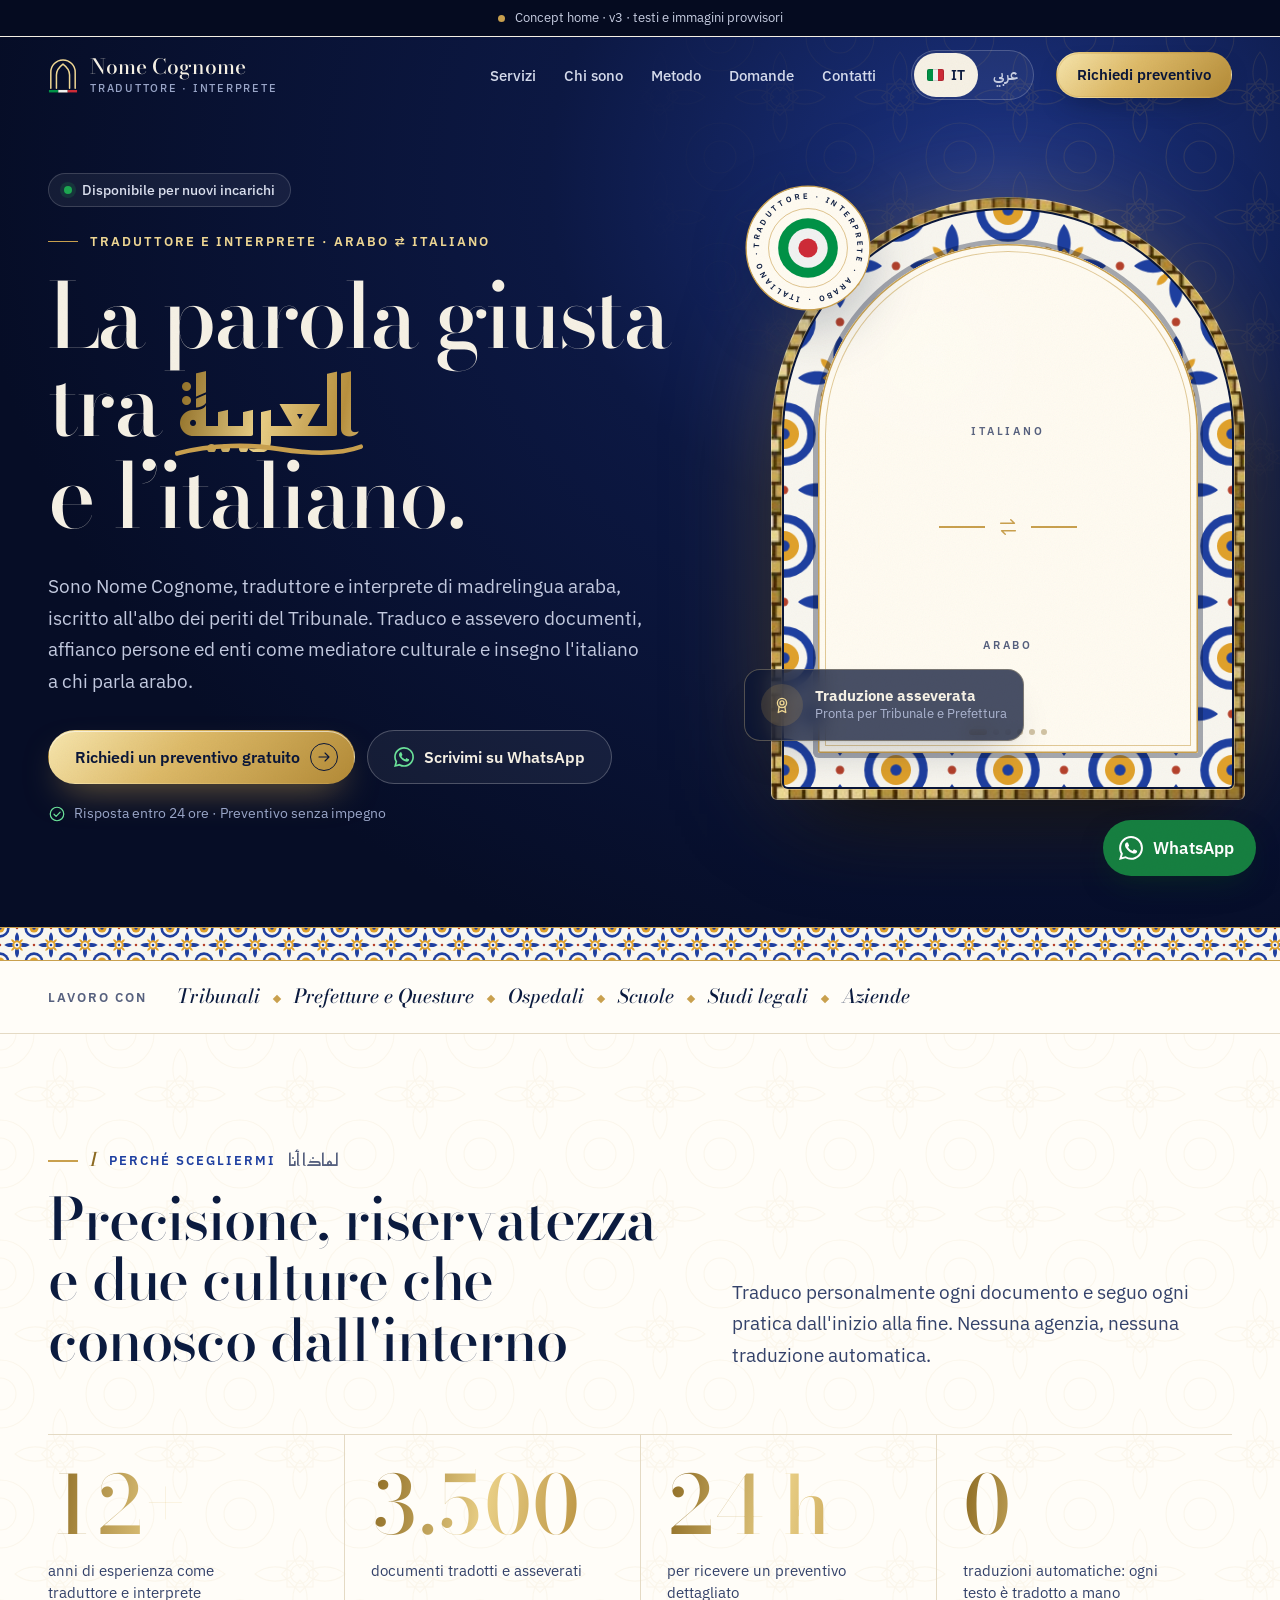
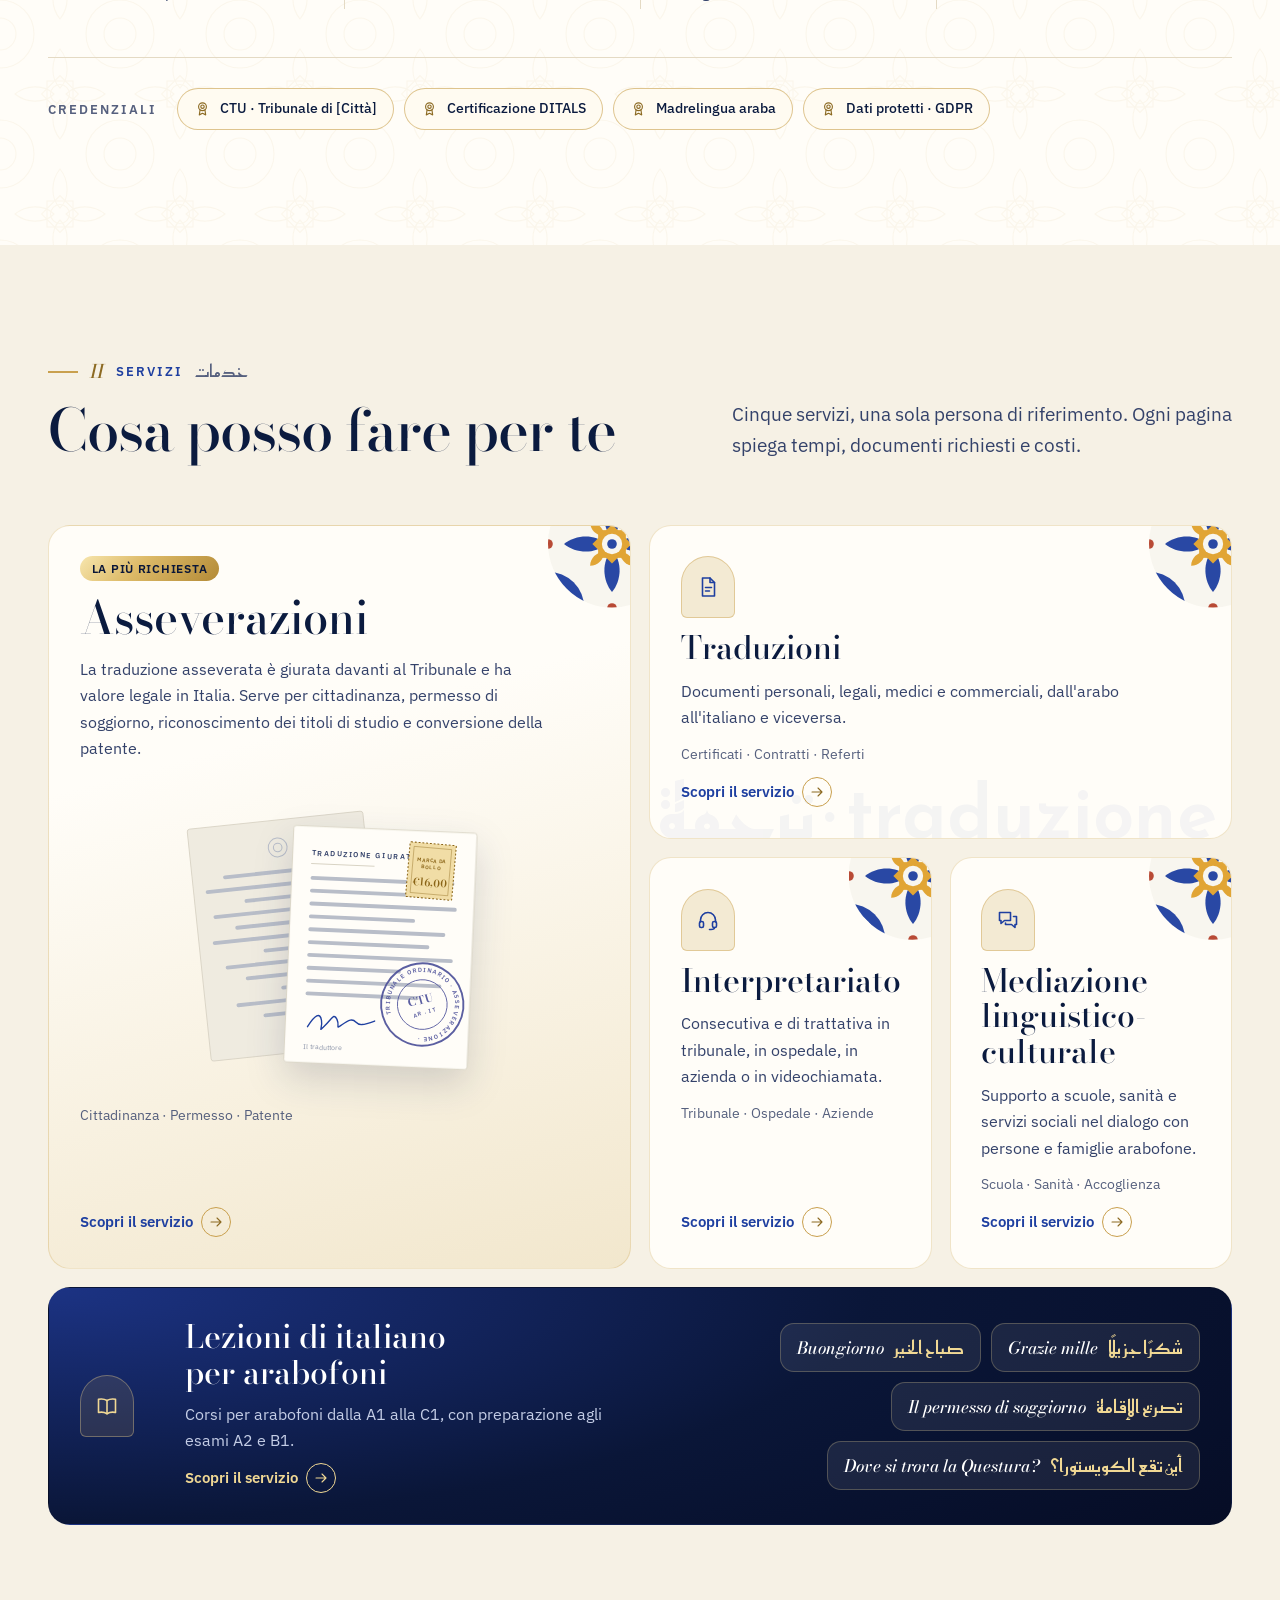
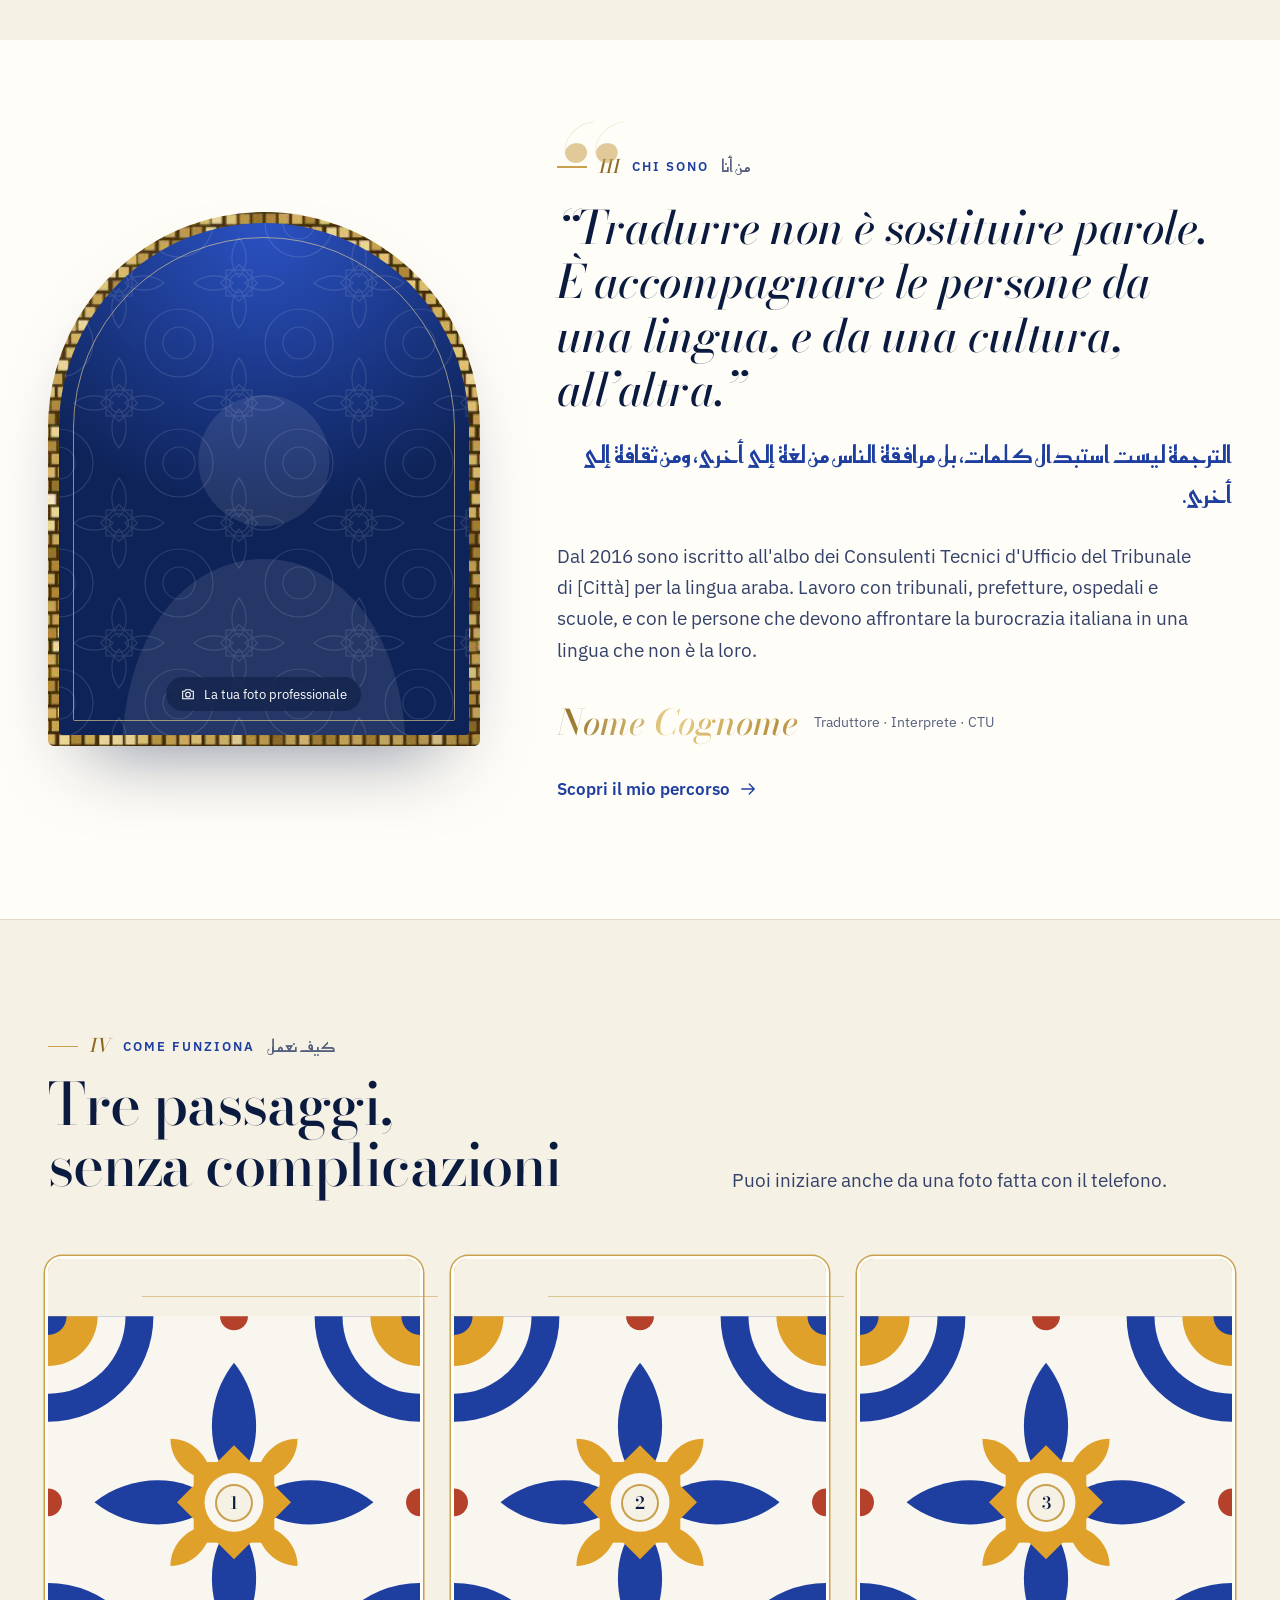
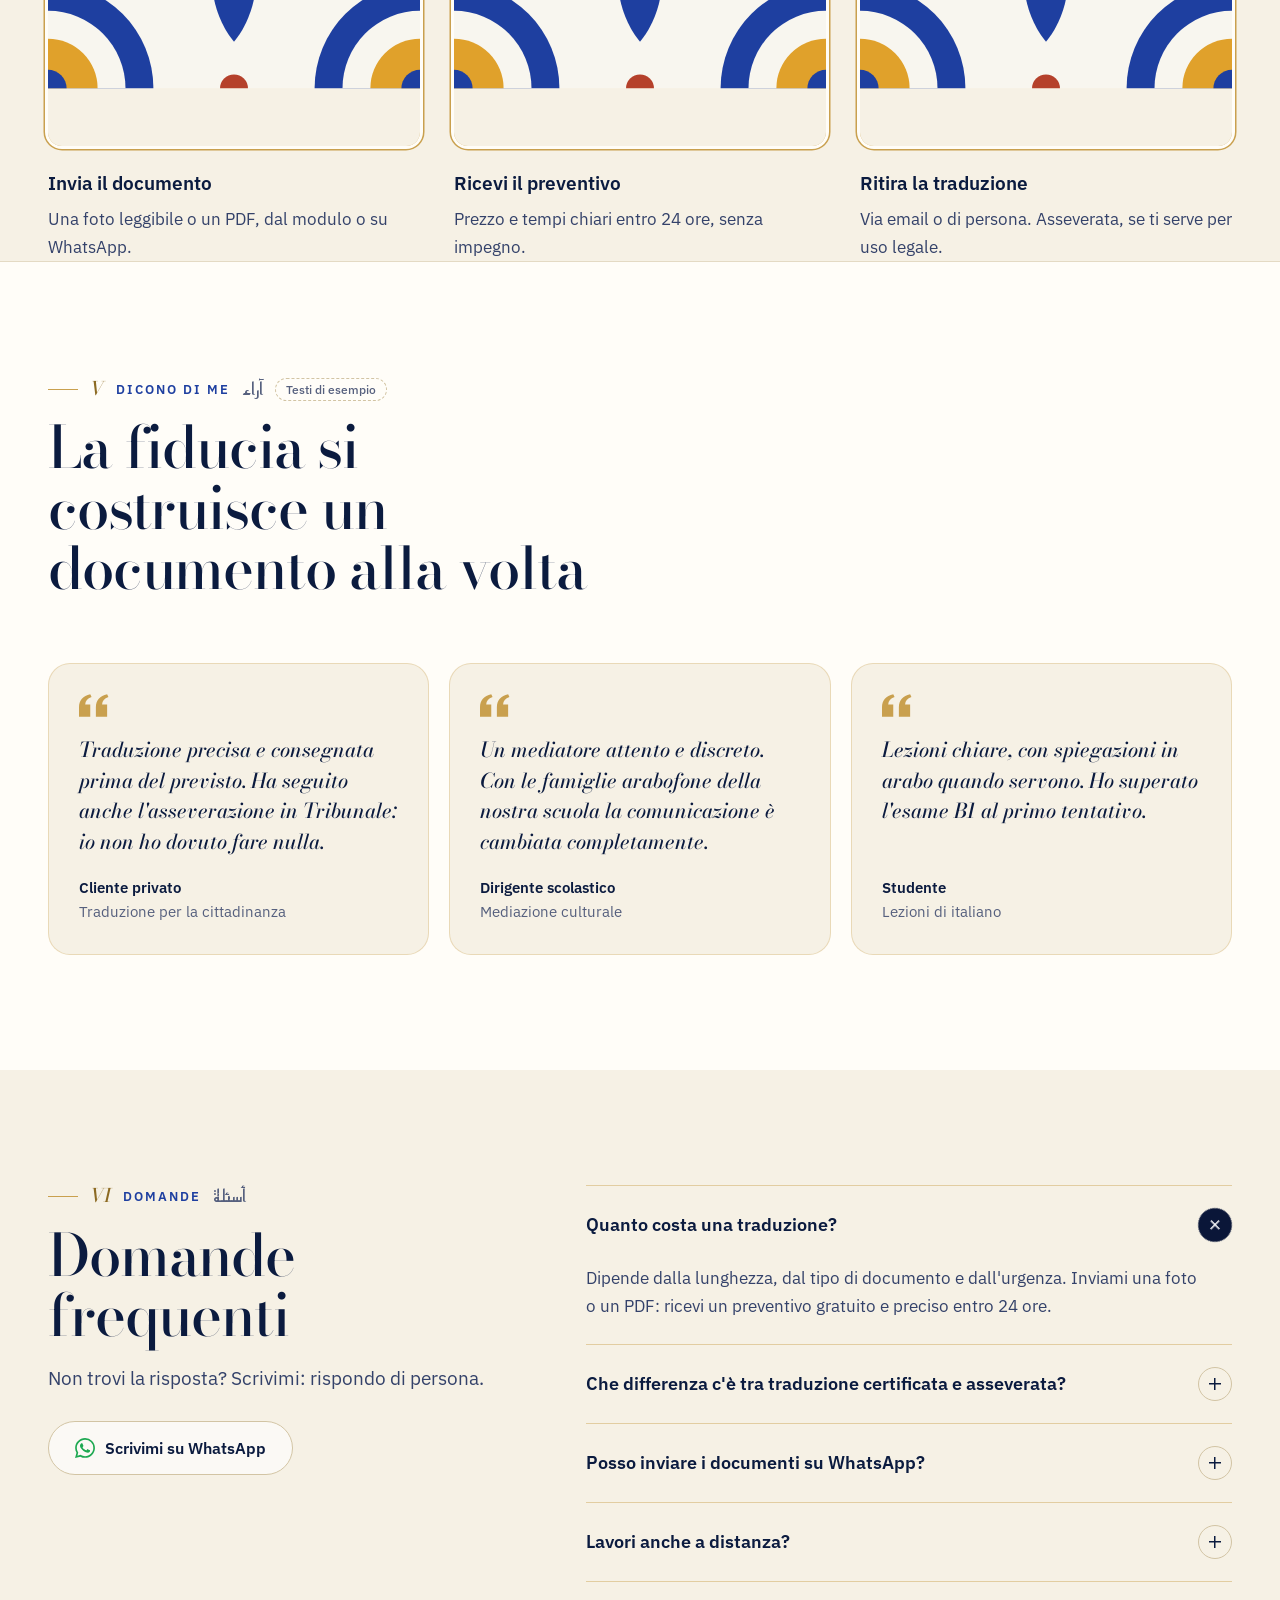
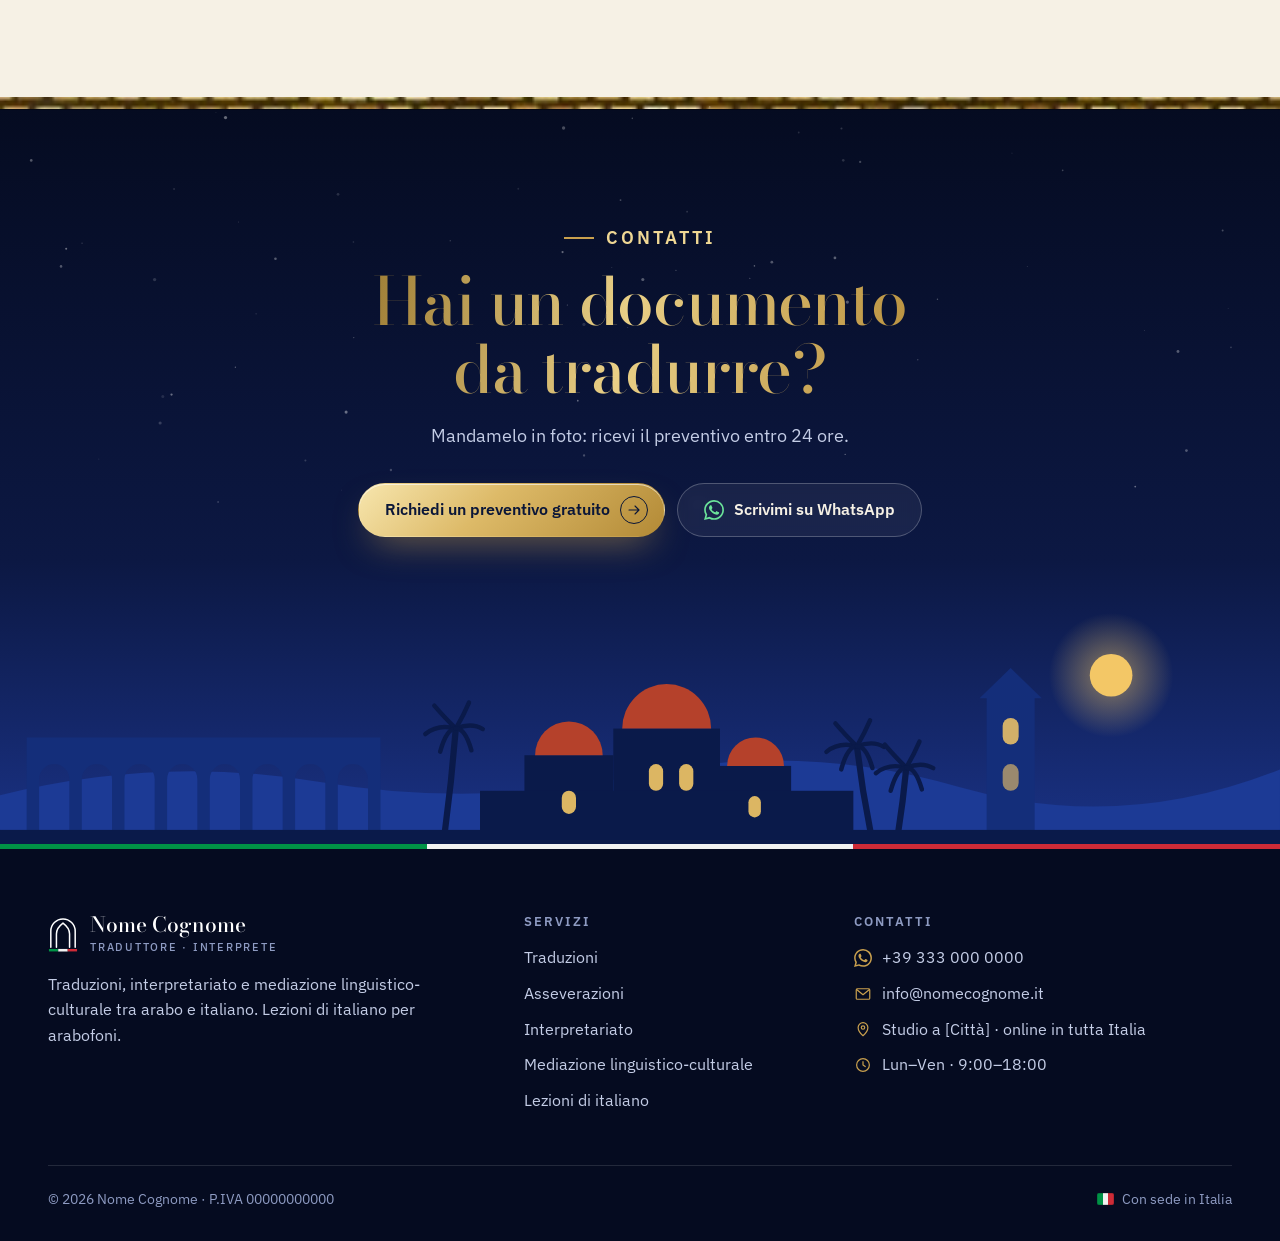
<file: versions/v4-oro-di-monreale.html>
<!doctype html><html lang="it"><head><meta charset="utf-8"><meta name="viewport" content="width=device-width,initial-scale=1,viewport-fit=cover"></head><body>
<title>Traduttore Home Maiolica</title>
<link rel="preconnect" href="https://fonts.googleapis.com">
<link rel="preconnect" href="https://fonts.gstatic.com" crossorigin>
<link rel="stylesheet" href="https://fonts.googleapis.com/css2?family=Bodoni+Moda:ital,opsz,wght@0,6..96,400..700;1,6..96,400..700&family=IBM+Plex+Sans+Arabic:wght@400;500;600&family=IBM+Plex+Sans:wght@400;500;600&family=Reem+Kufi:wght@400..700&display=swap">
<style>
*,*::before,*::after{box-sizing:border-box}
:root{
  color-scheme:light;
  --glaze:#F8F6EF;--glaze-2:#EEE9DC;--paper:#FFFFFF;
  --ink:#0B1B3F;--ink-2:#34426A;--ink-3:#56607E;
  --cobalt:#1E3FA0;--cobalt-2:#2B52C4;--cobalt-deep:#0E2358;--night:#081436;
  --saffron:#E0A12B;--saffron-2:#F3C766;--dome:#B5412B;
  --line:#DDD7C8;--line-2:#C8C1AE;
  --it-g:#009246;--it-w:#F1F2F1;--it-r:#CE2B37;
  --wa:#1DA851;--wa-bg:#167F40;
  --f-display:"Bodoni Moda","Reem Kufi",Georgia,serif;
  --f-ar:"Reem Kufi","IBM Plex Sans Arabic",sans-serif;
  --f-body:"IBM Plex Sans","IBM Plex Sans Arabic","Segoe UI",system-ui,sans-serif;
  --shadow:0 1px 2px rgba(11,27,63,.06),0 22px 44px -20px rgba(11,27,63,.32);
  --r:22px;--track:.16em;--dir:1;
}
html[lang="ar"]{--f-display:"Reem Kufi","Bodoni Moda",serif;--track:0;--dir:-1}
html,body{overflow-x:clip}
body{margin:0;background:var(--glaze);color:var(--ink);font:400 17px/1.65 var(--f-body);-webkit-font-smoothing:antialiased}
html[lang="ar"] body{font-size:18px;line-height:1.9}
[hidden]{display:none!important}
a{color:inherit}
p{margin:0}
h1,h2,h3{margin:0;font-family:var(--f-display);font-weight:500;color:var(--ink);text-wrap:balance}
html[lang="ar"] :is(h1,h2,h3){font-weight:600;line-height:1.35}
.ic{width:20px;height:20px;flex:none;display:block}
[dir="rtl"] .flip{transform:scaleX(-1)}
:focus-visible{outline:3px solid var(--cobalt);outline-offset:3px;border-radius:6px}
.wrap{max-width:1280px;margin-inline:auto;padding-inline:clamp(16px,4vw,48px)}
.sr{position:absolute!important;width:1px;height:1px;overflow:hidden;clip:rect(0 0 0 0);white-space:nowrap}
.eyebrow{display:flex;align-items:center;flex-wrap:wrap;gap:10px 12px;font:600 12.5px/1.4 var(--f-body);letter-spacing:var(--track);text-transform:uppercase;color:var(--cobalt)}
html[lang="ar"] .eyebrow{font-size:14.5px}
.eyebrow::before{content:"";width:30px;height:1.5px;background:var(--saffron)}
.eyebrow .pair{font-family:var(--f-display);text-transform:none;letter-spacing:0;font-weight:400;font-size:1.2em;color:var(--ink-3)}
.eyebrow .pair[lang="ar"]{font-family:var(--f-ar);font-size:1.35em}
.eyebrow .pair[lang="it"]{font-style:italic}
.lead{font-size:1.12em;color:var(--ink-2);max-width:58ch}
h2.big{font-size:clamp(2.2rem,1.4rem + 2.8vw,3.9rem);line-height:1.04;letter-spacing:-.02em;margin-top:16px}
html[lang="ar"] h2.big{letter-spacing:0;line-height:1.35;font-size:clamp(2rem,1.3rem + 2.4vw,3.3rem)}
.sec{padding-block:clamp(72px,9vw,136px)}
.head{display:grid;grid-template-columns:minmax(0,1.1fr) minmax(0,.9fr);gap:20px 72px;align-items:end;margin-bottom:clamp(40px,5vw,64px)}

/* buttons */
.btn{display:inline-flex;align-items:center;justify-content:center;gap:10px;min-height:54px;padding:0 26px;border-radius:999px;font:600 15.5px/1.2 var(--f-body);text-decoration:none;border:1px solid transparent;cursor:pointer;transition:background-color .25s,color .25s,border-color .25s,transform .25s,box-shadow .25s;white-space:nowrap}
html[lang="ar"] .btn{font-size:16px}
.btn-primary{background:var(--cobalt);color:#fff;box-shadow:0 10px 24px -12px rgba(30,63,160,.7)}
.btn-primary:hover{background:var(--cobalt-deep);transform:translateY(-1px)}
.btn-ghost{background:rgba(255,255,255,.6);color:var(--ink);border-color:var(--line-2)}
.btn-ghost:hover{border-color:var(--ink);background:#fff}
.btn-ghost .wa{color:var(--wa)}
.btn-light{background:var(--glaze);color:var(--cobalt-deep)}
.btn-light:hover{background:#fff}
.btn-line{color:#fff;border-color:rgba(255,255,255,.35)}
.btn-line:hover{border-color:#fff}
.btn-line .wa{color:#6BE39A}
.btn .flip{transition:translate .25s}
.btn:hover .flip,.card:hover .go .flip,.link:hover .flip{translate:calc(4px * var(--dir)) 0}
.cta-row{display:flex;flex-wrap:wrap;gap:12px}

/* header */
.hdr{position:sticky;top:env(safe-area-inset-top,0px);z-index:60;background:color-mix(in srgb,var(--glaze) 84%,transparent);-webkit-backdrop-filter:saturate(1.5) blur(14px);backdrop-filter:saturate(1.5) blur(14px);border-bottom:1px solid transparent;transition:border-color .3s}
.hdr.scrolled{border-bottom-color:var(--line)}
.hdr .wrap{display:flex;align-items:center;gap:22px;height:78px}
.brand{display:flex;align-items:center;gap:12px;text-decoration:none;margin-inline-end:auto;min-width:0}
.brand .mark{width:30px;height:36px;color:var(--cobalt);flex:none}
.brand-name{display:block;font:500 21px/1.1 "Bodoni Moda","Reem Kufi",serif;white-space:nowrap}
html[lang="ar"] .brand-name{font:600 21px/1.3 var(--f-ar)}
.brand-tag{display:block;font:500 11px/1.3 var(--f-body);letter-spacing:var(--track);text-transform:uppercase;color:var(--ink-3);margin-top:3px;white-space:nowrap}
html[lang="ar"] .brand-tag{font-size:12.5px;margin-top:0}
.nav{display:flex;gap:2px}
.nav a{padding:10px 13px;border-radius:999px;font:500 15px var(--f-body);color:var(--ink-2);text-decoration:none;transition:background-color .2s,color .2s}
.nav a:hover{background:var(--glaze-2);color:var(--ink)}
.lang{display:inline-flex;border:1px solid var(--line-2);border-radius:999px;padding:2px;gap:2px;background:rgba(255,255,255,.5)}
.lang button{display:inline-flex;align-items:center;gap:7px;min-height:44px;min-width:50px;padding:0 13px;border:0;border-radius:999px;background:none;font:600 13.5px var(--f-body);color:var(--ink-3);cursor:pointer}
.lang button[lang="ar"]{font-family:"IBM Plex Sans Arabic",sans-serif;font-size:14.5px}
.lang button[aria-pressed="true"]{background:var(--ink);color:#fff}
.flag-it{display:inline-block;flex:none;width:17px;height:12px;border-radius:2px;background:linear-gradient(to right,var(--it-g) 0 33.34%,var(--it-w) 33.34% 66.67%,var(--it-r) 66.67%);box-shadow:inset 0 0 0 1px rgba(0,0,0,.14)}
.hdr-cta{min-height:46px;padding:0 20px;font-size:14.5px}

/* hero */
.hero{position:relative;padding-block:clamp(28px,4vw,60px) clamp(64px,7vw,110px);overflow:hidden}
.hero-bg{position:absolute;inset:0;width:100%;height:100%;pointer-events:none;opacity:.07;-webkit-mask-image:radial-gradient(60% 70% at 90% 10%,#000,transparent 70%);mask-image:radial-gradient(60% 70% at 90% 10%,#000,transparent 70%)}
[dir="rtl"] .hero-bg{-webkit-mask-image:radial-gradient(60% 70% at 10% 10%,#000,transparent 70%);mask-image:radial-gradient(60% 70% at 10% 10%,#000,transparent 70%)}
.hero-grid{position:relative;display:grid;grid-template-columns:minmax(0,1.2fr) minmax(0,.8fr);gap:clamp(36px,5vw,90px);align-items:center}
.avail{display:flex;width:fit-content;align-items:center;gap:10px;padding:7px 15px;border:1px solid var(--line-2);border-radius:999px;background:var(--paper);font:500 13.5px var(--f-body);color:var(--ink-2);margin-bottom:26px}
.avail::before{content:"";width:8px;height:8px;border-radius:50%;background:var(--wa);box-shadow:0 0 0 4px rgba(29,168,81,.18)}
.hero-t{font-size:clamp(3rem,1.3rem + 5.4vw,6.5rem);line-height:.98;letter-spacing:-.03em;margin:22px 0 30px}
html[lang="ar"] .hero-t{font-size:clamp(2.6rem,1.3rem + 4.6vw,5.5rem);line-height:1.3;letter-spacing:0}
.hero-t .ln{display:block}
.ar-in{position:relative;display:inline-block;font-family:var(--f-ar);font-weight:600;font-size:.9em;color:var(--cobalt);letter-spacing:0;line-height:1.1;white-space:nowrap}
.it-in{position:relative;display:inline-block;font-family:"Bodoni Moda",serif;font-style:italic;font-weight:500;color:var(--cobalt);white-space:nowrap}
.ar-in::after,.it-in::after{content:"";position:absolute;inset-inline:-2%;bottom:-.08em;height:.22em;background:url("data:image/svg+xml,%3Csvg xmlns='http://www.w3.org/2000/svg' viewBox='0 0 200 16' preserveAspectRatio='none'%3E%3Cpath d='M2 11C40 3 80 3 110 7s62 6 88-2' fill='none' stroke='%23E0A12B' stroke-width='5' stroke-linecap='round'/%3E%3C/svg%3E") center/100% 100% no-repeat}
.hero .lead{max-width:54ch}
.hero .cta-row{margin-top:34px}
.micro{display:flex;align-items:center;gap:8px;margin-top:18px;font-size:14px;color:var(--ink-3)}
.micro .ic{width:18px;height:18px;color:var(--wa)}

/* the tiled arch window */
.window{position:relative;justify-self:center;width:100%;max-width:470px;aspect-ratio:4/5.15}
.w-arch{position:absolute;inset:0;border-radius:999px 999px 18px 18px;overflow:hidden;background:var(--cobalt-deep);box-shadow:var(--shadow)}
.w-arch .tiles{display:block;width:100%;height:100%}
.tl{transform-box:fill-box;transform-origin:center}
.w-panel{position:absolute;inset:34px;border-radius:999px 999px 10px 10px;background:var(--glaze);box-shadow:inset 0 0 0 1.5px var(--cobalt),inset 0 0 0 7px var(--glaze),inset 0 0 0 8.5px var(--saffron);display:flex;flex-direction:column;align-items:center;justify-content:center;gap:6px;text-align:center;padding:30% 9% 12%;overflow:hidden}
.w-lab{font:600 11px/1 var(--f-body);letter-spacing:.26em;color:var(--ink-3);text-transform:uppercase}
.w-word{display:block;transition:opacity .55s ease,filter .55s ease,transform .55s ease}
.w-word.out{opacity:0;filter:blur(8px);transform:translateY(8px)}
.w-it{font:italic 500 clamp(2.3rem,1.5rem + 2.6vw,3.7rem)/1.1 "Bodoni Moda",serif;color:var(--ink)}
.w-ar{font:600 clamp(2.6rem,1.6rem + 3vw,4.3rem)/1.35 "Reem Kufi",sans-serif;color:var(--cobalt)}
.w-mid{display:flex;align-items:center;gap:12px;color:var(--saffron);margin-block:4px}
.w-mid i{width:46px;height:1.5px;background:currentColor}
.w-mid .ic{width:22px;height:22px}
.w-count{position:absolute;bottom:18px;inset-inline:0;display:flex;justify-content:center;gap:6px}
.w-count span{width:6px;height:6px;border-radius:50%;background:var(--line-2);transition:background-color .3s,width .3s}
.w-count span.on{background:var(--cobalt);width:18px;border-radius:3px}
.seal{position:absolute;top:-26px;left:-40px;z-index:3;width:128px;height:128px;filter:drop-shadow(0 16px 26px rgba(11,27,63,.25))}
[dir="rtl"] .seal{left:auto;right:-40px}
.seal-bg{fill:var(--paper);stroke:var(--line)}
.seal-in{fill:none;stroke:var(--line-2);stroke-width:.8}
.seal-t{font:600 7.4px "IBM Plex Sans",sans-serif;letter-spacing:1.6px;fill:var(--ink)}
.f-card{position:absolute;z-index:3;bottom:46px;right:-34px;display:flex;align-items:center;gap:12px;padding:14px 16px;background:var(--paper);border:1px solid var(--line);border-radius:16px;box-shadow:var(--shadow);max-width:290px}
[dir="rtl"] .f-card{right:auto;left:-34px}
.f-card .fi{width:42px;height:42px;border-radius:50%;background:#E7ECF8;color:var(--cobalt);display:grid;place-items:center;flex:none}
.f-card strong{display:block;font-size:14.5px;line-height:1.3}
.f-card small{display:block;font-size:13px;color:var(--ink-3);line-height:1.35}
@media (prefers-reduced-motion:no-preference){
  .tl{animation:tile-in .8s cubic-bezier(.2,.8,.2,1) both;animation-delay:var(--d)}
  .w-panel{animation:panel-in .9s cubic-bezier(.2,.8,.2,1) .55s both}
  .hero-copy>*{animation:rise .8s cubic-bezier(.2,.8,.2,1) both}
  .hero-copy>:nth-child(2){animation-delay:.08s}.hero-copy>:nth-child(3){animation-delay:.16s}.hero-copy>:nth-child(4){animation-delay:.24s}.hero-copy>:nth-child(5){animation-delay:.32s}.hero-copy>:nth-child(6){animation-delay:.4s}
  .seal,.f-card{animation:rise .8s cubic-bezier(.2,.8,.2,1) 1s both}
}
@keyframes tile-in{from{opacity:0;transform:scale(.35) rotate(-90deg)}to{opacity:1;transform:none}}
@keyframes panel-in{from{opacity:0;transform:scale(.94)}to{opacity:1;transform:none}}
@keyframes rise{from{opacity:0;transform:translateY(16px)}to{opacity:1;transform:none}}

/* frieze + trust */
.frieze{display:block;width:100%;height:34px}
.trust{background:var(--paper);border-bottom:1px solid var(--line)}
.trust .wrap{display:flex;flex-wrap:wrap;align-items:center;gap:10px 30px;padding-block:22px}
.trust-l{font:600 12.5px var(--f-body);letter-spacing:var(--track);text-transform:uppercase;color:var(--ink-3)}
.trust ul{list-style:none;margin:0;padding:0;display:flex;flex-wrap:wrap;gap:8px 0;font-weight:500;color:var(--ink-2)}
.trust li+li::before{content:"";display:inline-block;width:6px;height:6px;margin-inline:14px;vertical-align:middle;background:var(--saffron);transform:rotate(45deg)}

/* proof */
.proof{position:relative;overflow:hidden;color:#EEF1FA;background:radial-gradient(120% 140% at 0% 0%,#1A3990 0%,var(--cobalt-deep) 46%,var(--night) 100%)}
[dir="rtl"] .proof{background:radial-gradient(120% 140% at 100% 0%,#1A3990 0%,var(--cobalt-deep) 46%,var(--night) 100%)}
.proof .pat{position:absolute;inset:0;width:100%;height:100%;opacity:.09}
.proof .wrap{position:relative}
.proof h2{color:#fff}.proof .eyebrow{color:var(--saffron-2)}.proof .eyebrow .pair{color:#AFBBDD}.proof .lead{color:#C4CDE6}
.stats{display:grid;grid-template-columns:repeat(4,minmax(0,1fr));border-top:1px solid rgba(255,255,255,.14)}
.stat{padding:30px 26px 4px;border-inline-start:1px solid rgba(255,255,255,.14)}
.stat:first-child{border-inline-start:0;padding-inline-start:0}
.num{display:block;font:500 clamp(3rem,1.8rem + 3.4vw,4.8rem)/1 "Bodoni Moda",serif;color:var(--saffron-2);font-variant-numeric:lining-nums tabular-nums}
.lbl{display:block;margin-top:14px;font-size:15px;color:#C4CDE6;max-width:24ch;line-height:1.5}
.creds{display:flex;flex-wrap:wrap;align-items:center;gap:10px;margin-top:48px;padding-top:30px;border-top:1px solid rgba(255,255,255,.14)}
.creds-l{font:600 12.5px var(--f-body);letter-spacing:var(--track);text-transform:uppercase;color:#AFBBDD;margin-inline-end:10px}
.cred{display:inline-flex;align-items:center;gap:9px;white-space:nowrap;min-height:42px;padding:0 16px;border:1px solid rgba(255,255,255,.22);border-radius:999px;font-size:14px;font-weight:500;background:rgba(255,255,255,.05)}
.cred .ic{width:17px;height:17px;color:var(--saffron-2)}

/* services bento */
.bento{display:grid;grid-template-columns:repeat(4,minmax(0,1fr));gap:18px}
.card{position:relative;overflow:hidden;isolation:isolate;display:flex;flex-direction:column;gap:12px;min-height:250px;padding:clamp(22px,2.4vw,34px);background:var(--paper);border:1px solid var(--line);border-radius:var(--r);text-decoration:none;color:var(--ink);transition:transform .35s cubic-bezier(.2,.8,.2,1),box-shadow .35s,border-color .35s}
.card:hover{transform:translateY(-4px);box-shadow:var(--shadow);border-color:var(--line-2)}
.card.a{grid-column:span 2;grid-row:span 2;background:linear-gradient(165deg,#fff 30%,#F3EEE1)}
.card.b{grid-column:span 2}
.card.e{grid-column:span 4;min-height:0;flex-direction:row;align-items:center;gap:clamp(20px,4vw,56px);background:linear-gradient(100deg,var(--cobalt-deep),#17328A);color:#fff;border-color:transparent}
.corner{position:absolute;z-index:-1;top:-46px;inset-inline-end:-46px;width:128px;height:128px;transition:transform .8s cubic-bezier(.2,.8,.2,1)}
.card:hover .corner{transform:rotate(45deg)}
.card-ic{width:54px;height:62px;border-radius:27px 27px 6px 6px;background:#E7ECF8;color:var(--cobalt);display:grid;place-items:center;flex:none}
.card-ic .ic{width:24px;height:24px}
.badge{align-self:flex-start;font:600 12px var(--f-body);letter-spacing:.06em;text-transform:uppercase;color:var(--dome);background:#F8E4DE;border-radius:999px;padding:5px 12px}
html[lang="ar"] .badge{font-size:13px;letter-spacing:0}
.card h3{font-size:clamp(1.55rem,1.2rem + 1vw,2.2rem);line-height:1.12}
.card.a h3{font-size:clamp(2rem,1.4rem + 1.8vw,3rem)}
.card p{color:var(--ink-2);font-size:16px;max-width:48ch}
.card .ex{font-size:13.5px;color:var(--ink-3)}
.go{margin-top:auto;display:inline-flex;align-items:center;gap:8px;font-weight:600;font-size:15px;color:var(--cobalt)}
.card .doc{margin:6px 0 4px;max-width:360px;align-self:center;width:100%}
.docsvg{width:100%;height:auto;display:block;overflow:visible}
.wm{position:absolute;z-index:-1;bottom:-12px;inset-inline-end:14px;font:600 5.5rem/1 "Reem Kufi",sans-serif;color:var(--cobalt);opacity:.06;white-space:nowrap;pointer-events:none}
.card.e h3{color:#fff}.card.e p{color:#C4CDE6}.card.e .go{color:var(--saffron-2)}
.card.e .card-ic{background:rgba(255,255,255,.1);color:var(--saffron-2)}
.card.e .e-txt{display:flex;flex-direction:column;gap:10px;flex:1 1 320px}
.vchips{display:flex;flex-wrap:wrap;gap:10px;flex:1 1 360px;justify-content:flex-end}
.vchip{display:inline-flex;align-items:baseline;gap:10px;padding:10px 16px;border-radius:14px;background:rgba(255,255,255,.08);border:1px solid rgba(255,255,255,.14);white-space:nowrap}
.vchip .v-it{font:italic 500 17px "Bodoni Moda",serif;color:#fff}
.vchip .v-ar{font:500 18px "Reem Kufi",sans-serif;color:var(--saffron-2)}

/* doc illustration (fixed colors) */
.d-p2{fill:#EFEBE0;stroke:#D8D3C4}.d-p1{fill:#FFFDF8;stroke:#D8D3C4;filter:drop-shadow(0 18px 22px rgba(11,27,63,.16))}
.d-ln{fill:#B8BDC8}.d-emb{fill:none;stroke:#B8BDC8;stroke-width:1.2}
.d-h{font:600 8.5px "IBM Plex Sans",sans-serif;letter-spacing:1.8px;fill:#34426A}.d-rule{fill:#D8D3C4}
.d-sig{fill:none;stroke:#1E3FA0;stroke-width:1.6;stroke-linecap:round;stroke-linejoin:round}
.d-small{font:400 8px "IBM Plex Sans",sans-serif;fill:#8A93A8}
.d-bollo{fill:#F1DDA6;stroke:#8A6417;stroke-width:1.2;stroke-dasharray:2.2 2.2}.d-bollo-in{fill:none;stroke:#8A6417;stroke-opacity:.45}
.d-bt{font:600 6px "IBM Plex Sans",sans-serif;letter-spacing:.8px;fill:#8A6417}.d-bv{font:600 12px "Bodoni Moda",serif;fill:#8A6417}
.d-stamp{opacity:.9}.s-o{fill:none;stroke:#4A4E98;stroke-width:2.2}.s-i{fill:none;stroke:#4A4E98;stroke-width:1}
.s-t{font:600 7px "IBM Plex Sans",sans-serif;letter-spacing:1.3px;fill:#4A4E98}.s-c{font:700 13px "Bodoni Moda",serif;letter-spacing:1px;fill:#4A4E98}.s-c2{font:600 6.5px "IBM Plex Sans",sans-serif;letter-spacing:1px;fill:#4A4E98}

/* about teaser */
.about{display:grid;grid-template-columns:minmax(0,.78fr) minmax(0,1.22fr);gap:clamp(36px,6vw,110px);align-items:center}
.portrait{position:relative;width:100%;max-width:430px;justify-self:center;aspect-ratio:4/5;border-radius:999px 999px 18px 18px;overflow:hidden;background:radial-gradient(110% 80% at 50% 0%,#2B52C4,var(--cobalt-deep) 70%)}
.portrait .pat{position:absolute;inset:0;width:100%;height:100%;opacity:.12}
.portrait .sil{position:absolute;inset:0;width:100%;height:100%;fill:rgba(255,255,255,.09)}
.portrait::after{content:"";position:absolute;inset:14px;border:1.5px solid rgba(243,199,102,.55);border-radius:999px 999px 8px 8px}
.p-cap{position:absolute;bottom:24px;inset-inline:0;margin-inline:auto;width:max-content;max-width:calc(100% - 40px);display:flex;align-items:center;gap:8px;padding:7px 14px;border-radius:999px;background:rgba(8,20,54,.45);color:#fff;font-size:12.5px;-webkit-backdrop-filter:blur(4px);backdrop-filter:blur(4px)}
.p-cap .ic{width:16px;height:16px}
.bigq{margin:22px 0 0;font:italic 500 clamp(1.8rem,1.1rem + 2.2vw,3.1rem)/1.18 "Bodoni Moda",serif;color:var(--ink);letter-spacing:-.01em}
html[lang="ar"] .bigq{font:600 clamp(1.7rem,1.1rem + 1.9vw,2.7rem)/1.55 "Reem Kufi",sans-serif;letter-spacing:0}
.bigq-2{margin-top:18px;font:500 clamp(1.15rem,1rem + .6vw,1.5rem)/1.7 "Reem Kufi",sans-serif;color:var(--cobalt)}
.bigq-2[lang="it"]{font:italic 500 clamp(1.15rem,1rem + .6vw,1.45rem)/1.5 "Bodoni Moda",serif}
.about .lead{margin-top:24px}
.sign{display:flex;align-items:center;gap:16px;margin-top:30px}
.sign strong{font:italic 500 1.9rem "Bodoni Moda",serif;color:var(--cobalt)}
html[lang="ar"] .sign strong{font:600 1.7rem "Reem Kufi",sans-serif}
.sign span{font-size:14px;color:var(--ink-3)}
.link{display:inline-flex;align-items:center;gap:8px;margin-top:26px;font-weight:600;color:var(--cobalt);text-decoration:none}
.link:hover{text-decoration:underline;text-underline-offset:5px}

/* method */
.method{background:var(--paper);border-block:1px solid var(--line)}
.steps{list-style:none;margin:0;padding:0;display:grid;grid-template-columns:repeat(3,minmax(0,1fr));gap:34px}
.step{position:relative}
.step-t{position:relative;width:74px;height:74px}
.step-t svg{width:100%;height:100%;display:block;border-radius:14px}
.step-t b{position:absolute;inset:0;margin:auto;width:34px;height:34px;display:grid;place-items:center;border-radius:50%;background:var(--glaze);font:600 17px "Bodoni Moda",serif;color:var(--ink);box-shadow:0 0 0 2px var(--cobalt)}
.step:not(:last-child)::after{content:"";position:absolute;top:37px;inset-inline-start:94px;inset-inline-end:-18px;border-top:1.5px dashed var(--line-2)}
.step h3{font:600 19px/1.4 var(--f-body);margin-top:24px}
.step p{margin-top:8px;color:var(--ink-2)}

/* quotes */
.quotes{display:grid;grid-template-columns:repeat(3,minmax(0,1fr));gap:20px}
.quote{margin:0;display:flex;flex-direction:column;gap:18px;padding:30px;background:var(--paper);border:1px solid var(--line);border-radius:var(--r)}
.quote .q{width:30px;height:23px;color:var(--saffron)}
.quote blockquote{margin:0;font:italic 500 1.28rem/1.5 "Bodoni Moda",serif}
html[lang="ar"] .quote blockquote{font:500 1.2rem/1.85 "IBM Plex Sans Arabic",sans-serif}
.quote figcaption{margin-top:auto;font-size:14.5px;color:var(--ink-3)}
.quote figcaption strong{display:block;color:var(--ink);font-weight:600}
.tag{display:inline-flex;font:500 12px var(--f-body);padding:3px 10px;border-radius:999px;border:1px dashed var(--line-2);color:var(--ink-3);letter-spacing:0;text-transform:none}

/* faq */
.faq{display:grid;grid-template-columns:minmax(0,5fr) minmax(0,7fr);gap:40px clamp(40px,6vw,100px);align-items:start}
.faq-side{position:sticky;top:110px}
.faq-side .lead{margin-top:16px}.faq-side .btn{margin-top:28px}
.acc details{border-bottom:1px solid var(--line-2)}
.acc details:first-child{border-top:1px solid var(--line-2)}
.acc summary{list-style:none;cursor:pointer;display:flex;align-items:center;justify-content:space-between;gap:24px;padding:22px 0;font-weight:600;font-size:17.5px;line-height:1.45}
.acc summary::-webkit-details-marker{display:none}
.acc summary::after{content:"";width:34px;height:34px;flex:none;border:1px solid var(--line-2);border-radius:50%;color:var(--ink);background:linear-gradient(currentColor,currentColor) center/12px 1.5px no-repeat,linear-gradient(currentColor,currentColor) center/1.5px 12px no-repeat;transition:transform .25s}
.acc details[open] summary::after{transform:rotate(45deg);border-color:var(--cobalt);background-color:var(--cobalt);color:#fff}
.acc details p{padding:0 0 24px;color:var(--ink-2);max-width:62ch}

/* final cta */
.final{position:relative;overflow:hidden;color:#fff;background:linear-gradient(180deg,var(--night) 0%,var(--cobalt-deep) 70%,#17328A 100%);padding-top:clamp(80px,10vw,150px)}
.final .stars{position:absolute;inset:0;width:100%;height:100%;width:100%;height:100%;opacity:.5}
.final-in{position:relative;text-align:center;display:flex;flex-direction:column;align-items:center;gap:18px}
.final h2{color:#fff;font-size:clamp(2.4rem,1.4rem + 3.4vw,4.6rem);line-height:1.02;letter-spacing:-.02em;max-width:16ch}
html[lang="ar"] .final h2{letter-spacing:0;line-height:1.35;font-size:clamp(2.1rem,1.3rem + 2.8vw,3.8rem)}
.final p{color:#C4CDE6;font-size:18px}
.final .cta-row{justify-content:center;margin-top:14px}
.skyline{position:relative;display:block;width:100%;height:auto;margin-top:clamp(40px,6vw,80px)}
.tri{display:block;height:5px;background:linear-gradient(to right,var(--it-g) 0 33.34%,var(--it-w) 33.34% 66.67%,var(--it-r) 66.67%)}

/* footer */
.foot{background:var(--night);color:#C4CDE6;padding-block:64px 30px}
.foot-grid{display:grid;grid-template-columns:1.5fr 1fr 1.3fr;gap:40px}
.foot .brand-name{color:#fff}.foot .brand-tag{color:#8E9BC2}.foot .brand .mark{color:#fff}
.foot p{margin-top:18px;max-width:38ch;font-size:15.5px}
.foot-h{font:600 12.5px var(--f-body)!important;letter-spacing:var(--track);text-transform:uppercase;color:#8E9BC2!important;margin:0 0 16px!important}
.foot ul{list-style:none;margin:0;padding:0;display:grid;gap:10px;font-size:15.5px}
.foot li{display:flex;gap:10px;align-items:center}
.foot li .ic{width:18px;height:18px;color:var(--saffron-2)}
.foot-bottom{margin-top:52px;padding-top:22px;border-top:1px solid rgba(255,255,255,.12);display:flex;flex-wrap:wrap;justify-content:space-between;gap:12px;font-size:13.5px;color:#8E9BC2}
.based{display:inline-flex;align-items:center;gap:8px}

/* floating whatsapp + mobile bar */
.fab{position:fixed;z-index:55;bottom:calc(24px + env(safe-area-inset-bottom,0px));inset-inline-end:24px;display:inline-flex;align-items:center;gap:10px;height:56px;padding-inline:16px 22px;border-radius:999px;background:var(--wa-bg);color:#fff;text-decoration:none;font-weight:600;box-shadow:0 12px 30px -10px rgba(10,60,30,.55)}
.fab .ic{width:24px;height:24px}
.mbar{display:none;position:fixed;z-index:55;inset-inline:0;bottom:0;grid-template-columns:1fr 1fr;gap:10px;padding:10px 16px calc(10px + env(safe-area-inset-bottom,0px));background:color-mix(in srgb,var(--glaze) 92%,transparent);-webkit-backdrop-filter:blur(12px);backdrop-filter:blur(12px);border-top:1px solid var(--line)}
.mbar .btn{min-height:50px;padding:0 12px}
.mbar .btn-wa{background:var(--wa-bg);color:#fff}
.note-bar{background:var(--ink);color:#DDE3F3;font-size:13px}
.note-bar .wrap{display:flex;justify-content:center;gap:10px;align-items:center;min-height:36px;text-align:center}
.note-bar i{width:7px;height:7px;border-radius:50%;background:var(--saffron);flex:none}

/* scroll reveal (CSS only) */
@keyframes rv{from{opacity:0;transform:translateY(16px)}to{opacity:1;transform:none}}
@supports (animation-timeline:view()){@media (prefers-reduced-motion:no-preference){
  .rv{animation:rv linear both;animation-timeline:view();animation-range:entry 0% entry 38%}
}}
@media (prefers-reduced-motion:reduce){*{animation:none!important;transition:none!important}}

/* responsive */
@media (max-width:1140px){.nav{display:none}}
@media (max-width:980px){
  .hero-grid,.about,.faq,.head{grid-template-columns:minmax(0,1fr)}
  .window{max-width:400px;margin-top:20px}
  .seal{left:-8px;top:-20px;width:104px;height:104px}[dir="rtl"] .seal{left:auto;right:-8px}
  .f-card{right:-8px}[dir="rtl"] .f-card{right:auto;left:-8px}
  .stats{grid-template-columns:repeat(2,minmax(0,1fr))}
  .stat:nth-child(3){border-inline-start:0;padding-inline-start:0}
  .stat:nth-child(n+3){margin-top:24px;border-top:1px solid rgba(255,255,255,.14)}
  .bento{grid-template-columns:repeat(2,minmax(0,1fr))}
  .card.a{grid-row:auto}.card.e{grid-column:span 2}
  .quotes{grid-template-columns:minmax(0,1fr)}
  .faq-side{position:static}
  .foot-grid{grid-template-columns:1fr 1fr}
}
@media (max-width:760px){
  .fab{display:none}.mbar{display:grid}.foot{padding-bottom:110px}
  .hdr-cta{display:none}
  .steps{grid-template-columns:minmax(0,1fr);gap:26px}
  .step{display:grid;grid-template-columns:74px 1fr;gap:0 20px}.step h3{margin-top:4px}.step p{grid-column:2}
  .step:not(:last-child)::after{display:none}
}
@media (max-width:640px){
  .bento{grid-template-columns:minmax(0,1fr)}
  .card.a,.card.b,.card.e{grid-column:auto}
  .card.e{flex-direction:column;align-items:flex-start}
  .vchips{justify-content:flex-start;flex:1 1 auto;width:100%}
  .vchip{white-space:normal;flex-wrap:wrap;max-width:100%;row-gap:2px}
  .brand-tag{display:none}
  .foot-grid{grid-template-columns:minmax(0,1fr)}
  .window{max-width:340px}
  .w-panel{inset:26px}
  .f-card{max-width:250px;padding:12px;bottom:28px}
  .note-bar .hide-sm{display:none}
}
@media (max-width:400px){
  .btn{white-space:normal}
  .stats{grid-template-columns:minmax(0,1fr)}
  .stat,.stat:nth-child(3){border-inline-start:0;padding-inline-start:0;border-top:1px solid rgba(255,255,255,.14);margin-top:0}
  .stat:first-child{border-top:0}
}
</style>
<style>
/* ===== v4 · Oro di Monreale ===== */
:root{
  --ivory:#F6F1E5;--ivory-2:#ECE4D2;--paper:#FFFDF8;--glaze:#F6F1E5;
  --gold:#C9A04E;--gold-l:#F0D894;--gold-d:#8C6A22;
  --gold-grad:linear-gradient(100deg,#8C6A22 0%,#E9CF86 22%,#B8903E 42%,#F7E6B0 58%,#A67D2C 80%,#E3C57A 100%);
  --gold-btn:linear-gradient(135deg,#F7E6AE 0%,#DDBA68 42%,#B38A36 100%);
  --line:#E4DAC4;--line-2:#D2C4A4;
}
body{background:var(--ivory)}
/* fine plaster grain over the whole page */
body::after{content:"";position:fixed;inset:0;z-index:200;pointer-events:none;opacity:.05;mix-blend-mode:multiply;background-image:url("data:image/svg+xml,%3Csvg xmlns='http://www.w3.org/2000/svg' width='180' height='180'%3E%3Cfilter id='n'%3E%3CfeTurbulence type='fractalNoise' baseFrequency='.85' numOctaves='3' stitchTiles='stitch'/%3E%3C/filter%3E%3Crect width='100%25' height='100%25' filter='url(%23n)'/%3E%3C/svg%3E")}
.gold-text{background:var(--gold-grad);background-size:220% 100%;-webkit-background-clip:text;background-clip:text;color:transparent;-webkit-text-fill-color:transparent}
@media (prefers-reduced-motion:no-preference){.gold-text{animation:shimmer 11s linear infinite}}
@keyframes shimmer{from{background-position:0 0}to{background-position:-220% 0}}
.eyebrow::before{background:var(--gold)}
.num-ch{font:italic 500 1.5em/1 "Bodoni Moda",serif;color:var(--gold-d);letter-spacing:0;text-transform:none}
html[lang="ar"] .num-ch{font:600 1.35em/1 "Reem Kufi",sans-serif;font-style:normal}
.note-bar{background:#050B20;color:#C8CEE2}.note-bar i{background:var(--gold)}

/* buttons */
.btn-gold{background:var(--gold-btn);color:#0A1638;box-shadow:0 16px 36px -14px rgba(201,160,78,.65),inset 0 1px 0 rgba(255,255,255,.6)}
.btn-gold:hover{filter:brightness(1.06);transform:translateY(-1px)}
.btn-glass{background:rgba(255,255,255,.06);color:var(--ivory);border-color:rgba(255,255,255,.24);-webkit-backdrop-filter:blur(6px);backdrop-filter:blur(6px)}
.btn-glass:hover{border-color:var(--gold-l);background:rgba(255,255,255,.1)}
.btn-glass .wa{color:#6BE39A}
.btn-primary{background:#0A1638;box-shadow:0 12px 28px -14px rgba(10,22,56,.8),inset 0 0 0 1px rgba(201,160,78,.35)}
.btn-primary:hover{background:#13245A}
.btn-primary .flip,.btn-gold .flip{width:28px;height:28px;padding:5px;border-radius:50%;border:1px solid currentColor;margin-inline-end:-10px}
.btn-primary .flip{color:var(--gold-l)}

/* header over the night hero */
.hdr{transition:background-color .4s,border-color .4s}
.hdr.on-dark{background:transparent;-webkit-backdrop-filter:none;backdrop-filter:none;border-bottom-color:transparent}
.hdr.on-dark .brand-name{color:var(--ivory)}
.hdr.on-dark .brand .mark{color:var(--gold-l)}
.hdr.on-dark .brand-tag{color:#9AA6C9}
.hdr.on-dark .nav a{color:#D5DBEC}
.hdr.on-dark .nav a:hover{background:rgba(255,255,255,.08);color:#fff}
.hdr.on-dark .lang{border-color:rgba(255,255,255,.2);background:rgba(255,255,255,.05)}
.hdr.on-dark .lang button{color:#C9CFE3}
.hdr.on-dark .lang button[aria-pressed="true"]{background:var(--ivory);color:var(--ink)}
.hdr .hdr-cta{background:#0A1638}
.hdr.on-dark .hdr-cta{background:var(--gold-btn);color:#0A1638}

/* night hero */
.hero{margin-top:-78px;padding-top:calc(78px + clamp(32px,4.5vw,72px));padding-bottom:clamp(80px,8vw,130px);color:var(--ivory);isolation:isolate;background:radial-gradient(80% 95% at 78% 16%,#1C3384 0%,#0C1843 44%,#060D26 100%)}
[dir="rtl"] .hero{background:radial-gradient(80% 95% at 22% 16%,#1C3384 0%,#0C1843 44%,#060D26 100%)}
.hero-bg{opacity:.16}
.hero .eyebrow{color:var(--gold-l)}
.hero-t{color:var(--ivory)}
.hero .lead{color:#C3CAE0}
.hero .avail{background:rgba(255,255,255,.06);border-color:rgba(255,255,255,.16);color:#DCE1F0}
.ar-in::after,.it-in::after{background-image:url("data:image/svg+xml,%3Csvg xmlns='http://www.w3.org/2000/svg' viewBox='0 0 200 16' preserveAspectRatio='none'%3E%3Cpath d='M2 11C40 3 80 3 110 7s62 6 88-2' fill='none' stroke='%23C9A04E' stroke-width='4' stroke-linecap='round'/%3E%3C/svg%3E")}
.hero .micro{color:#9AA6C9}.hero .micro .ic{color:#6BE39A}

/* the window: gold mosaic frame, 3D tilt, glint */
.window{transform:perspective(1100px) rotateX(var(--rx,0deg)) rotateY(var(--ry,0deg));transition:transform .7s cubic-bezier(.2,.8,.2,1);will-change:transform}
.window::before{content:"";position:absolute;inset:-13px;border-radius:999px 999px 26px 26px;background:var(--mosaic,var(--gold-btn)) center/cover;box-shadow:0 50px 90px -36px rgba(0,0,0,.8),0 0 120px -30px rgba(201,160,78,.55),inset 0 0 0 1px rgba(255,255,255,.35)}
.w-arch{box-shadow:0 0 0 2px #0A1638,0 0 0 3px rgba(240,216,148,.6)}
.w-panel{background:#FFFBF1;box-shadow:inset 0 0 0 1.5px var(--gold),inset 0 0 0 7px #FFFBF1,inset 0 0 0 8px rgba(201,160,78,.55),0 0 0 5px rgba(10,22,56,.35)}
.w-mid{color:var(--gold)}
.w-count span.on{background:var(--gold)}
.w-shine{position:absolute;inset:34px;z-index:2;border-radius:999px 999px 10px 10px;pointer-events:none;background:radial-gradient(45% 32% at var(--mx,30%) var(--my,22%),rgba(255,236,190,.55),transparent 70%);mix-blend-mode:soft-light;opacity:.9}
.seal-bg{fill:#FFFBF1;stroke:var(--gold);stroke-width:1.2}
.seal-in{stroke:rgba(201,160,78,.7)}
.f-card{background:rgba(9,19,52,.74);border-color:rgba(240,216,148,.3);color:var(--ivory);-webkit-backdrop-filter:blur(10px);backdrop-filter:blur(10px)}
.f-card small{color:#AEB7D3}
.f-card .fi{background:rgba(201,160,78,.18);color:var(--gold-l)}

/* frieze + trust */
.frieze{border-block:1.5px solid var(--gold)}
.trust{background:var(--paper);border-bottom-color:var(--line)}
.trust ul{font:italic 500 1.22rem/1.4 "Bodoni Moda",serif;color:var(--ink)}
html[lang="ar"] .trust ul{font:500 1.08rem/1.6 "Reem Kufi",sans-serif}
.trust li+li::before{background:var(--gold)}

/* proof, now light and gilded */
.proof,[dir="rtl"] .proof{background:var(--paper);color:var(--ink)}
.proof .pat{opacity:.07}
.proof h2{color:var(--ink)}.proof .eyebrow{color:var(--cobalt)}.proof .eyebrow .pair{color:var(--ink-3)}.proof .lead{color:var(--ink-2)}
.proof .stats,.proof .stat{border-color:var(--line)}
.num{font-size:clamp(3.4rem,2rem + 3.8vw,5.6rem)}
.proof .lbl{color:var(--ink-2)}
.proof .creds{border-top-color:var(--line)}
.proof .creds-l{color:var(--ink-3)}
.proof .cred{border-color:rgba(201,160,78,.6);background:#FFFBF1;color:var(--ink)}
.proof .cred .ic{color:var(--gold-d)}

/* services */
#servizi{background:var(--ivory)}
.card{background:var(--paper);border-color:rgba(201,160,78,.28)}
.card:hover{border-color:var(--gold);box-shadow:0 34px 64px -34px rgba(11,27,63,.4),0 0 0 1px rgba(201,160,78,.45)}
.card.a{background:linear-gradient(165deg,#FFFDF8 30%,#F2E7CD)}
.badge{background:var(--gold-btn);color:#0A1638}
.card-ic{background:#F3EAD3;box-shadow:inset 0 0 0 1px rgba(201,160,78,.45)}
.go .ic{width:30px;height:30px;padding:6px;border-radius:50%;border:1px solid var(--gold);color:var(--gold-d)}
.card.e{background:radial-gradient(120% 170% at 0% 0%,#1C3384,#0A1638 58%,#060D26)}
[dir="rtl"] .card.e{background:radial-gradient(120% 170% at 100% 0%,#1C3384,#0A1638 58%,#060D26)}
.card.e .go{color:var(--gold-l)}.card.e .go .ic{border-color:var(--gold-l);color:var(--gold-l)}
.card.e .card-ic{background:rgba(201,160,78,.14);color:var(--gold-l);box-shadow:inset 0 0 0 1px rgba(240,216,148,.35)}
.vchip{border-color:rgba(240,216,148,.26)}.vchip .v-ar{color:var(--gold-l)}

/* about */
#chi-sono{background:var(--paper)}
.pframe{position:relative;width:100%;max-width:450px;justify-self:center;padding:11px;border-radius:999px 999px 26px 26px;background:var(--mosaic,var(--gold-btn)) center/cover;box-shadow:0 40px 80px -40px rgba(11,27,63,.55)}
.pframe .portrait{max-width:none}
.portrait::after{border-color:rgba(240,216,148,.6)}
.bigq{position:relative}
.bigq::before{content:"“";position:absolute;inset-inline-start:-.08em;top:-.62em;font:italic 500 3.2em/1 "Bodoni Moda",serif;color:var(--gold);opacity:.55}
html[lang="ar"] .bigq::before{content:"”"}
.sign strong{font-size:2.2rem}

/* method, quotes, faq */
.method{background:var(--ivory);border-color:var(--line)}
.step:not(:last-child)::after{border-top:1.5px solid rgba(201,160,78,.55)}
.step-t svg{box-shadow:0 0 0 3px var(--paper),0 0 0 4.5px var(--gold)}
.step-t b{box-shadow:0 0 0 2px var(--gold)}
.sec.paper{background:var(--paper)}
.quote{background:var(--ivory);border-color:rgba(201,160,78,.3)}
.quote .q{color:var(--gold)}
#domande{background:var(--ivory)}
.acc details,.acc details:first-child{border-color:rgba(201,160,78,.45)}
.acc details[open] summary::after{background-color:#0A1638;border-color:#0A1638}

/* final */
.final{background:linear-gradient(180deg,#050B20 0%,#0C1843 62%,#1A3285 100%)}
.final::before{content:"";position:absolute;inset-inline:0;top:0;height:12px;background:var(--mosaic,var(--gold-btn)) center/cover;box-shadow:0 1px 0 rgba(0,0,0,.4)}
.final .eyebrow{color:var(--gold-l)}
.foot{background:#050B20}
.foot li .ic{color:var(--gold)}

/* sworn-translation card sits on the side facing the text, away from the WhatsApp button */
.f-card{right:auto;left:-40px}
[dir="rtl"] .f-card{left:auto;right:-40px}
/* corner ornament: a quarter medallion instead of a hard square */
.corner{clip-path:circle(50% at 50% 50%);opacity:.95}
.wm{opacity:.045;font-size:4.6rem}

@media (max-width:980px){
  .f-card{left:-8px}
  [dir="rtl"] .f-card{left:auto;right:-8px}
  .proof .stat:nth-child(n+3),.proof .stat{border-color:var(--line)}
  .pframe{max-width:380px}
}
@media (max-width:640px){
  .window::before{inset:-9px}
  .pframe{padding:8px}
}
@media (max-width:400px){.proof .stat{border-color:var(--line)}}
</style>
<div id="app"></div>
<script>
const DATA=
{"S":{"it":{"dir":"ltr","other":"ar","ui":{"mock":"Mockup","mockNote":"Anteprima di design · testi e immagini provvisori","seoBtn":"Anteprima Google","brand":"Nome Cognome","brandTag":"Traduttore · Interprete","cta":"Richiedi preventivo","ctaLong":"Richiedi un preventivo gratuito","wa":"WhatsApp","waLong":"Scrivimi su WhatsApp","waText":"Buongiorno, vorrei un preventivo per una traduzione.","micro":"Risposta entro 24 ore · Preventivo senza impegno","discover":"Scopri il servizio","menu":"Apri il menu","close":"Chiudi","home":"Home","services":"Servizi","faq":"Domande frequenti","faqLead":"Non trovi la risposta? Scrivimi: rispondo di persona.","other":"Altri servizi","brief":"In breve","how":"Come funziona","portrait":"La tua foto professionale","pairWord":"Arabo ⇄ Italiano","floatT":"Traduzione asseverata","floatS":"Pronta per Tribunale e Prefettura","sample":"Testi di esempio","ctaT":"Hai un documento da tradurre?","ctaS":"Mandamelo in foto: ricevi il preventivo entro 24 ore.","footTag":"Traduzioni, interpretariato e mediazione linguistico-culturale tra arabo e italiano. Lezioni di italiano per arabofoni.","footSvc":"Servizi","footStudio":"Lo studio","footContact":"Contatti","hours":"Lun–Ven · 9:00–18:00","area":"Studio a [Città] · online in tutta Italia","legal":"© 2026 Nome Cognome · P.IVA 00000000000","privacy":"Privacy policy","cookie":"Cookie policy","mockFoot":"Mockup di design v1 · non ancora pubblicato","copy":"Copia","copied":"Copiato","lang":"Lingua"},"nav":{"home":"Home","chi-sono":"Chi sono","services":"Servizi","lezioni":"Lezioni di italiano","contatti":"Contatti"},"eb":{"svc":["Servizi","خدمات"],"why":["Perché scegliermi","لماذا أنا"],"docs":["Documenti","وثائق"],"how":["Come funziona","كيف نعمل"],"quotes":["Dicono di me","آراء"],"faq":["Domande","أسئلة"],"detail":["Nel dettaglio","بالتفصيل"],"other":["Servizi","خدمات"]},"steps":[["Invia il documento","Una foto leggibile o un PDF, dal modulo o su WhatsApp."],["Ricevi il preventivo","Prezzo e tempi chiari entro 24 ore, senza impegno."],["Ritira la traduzione","Via email o di persona. Asseverata, se ti serve per uso legale."]],"home":{"eyebrow":"Traduttore e interprete · arabo ⇄ italiano","h1":"La parola giusta tra <em class=\"hl\">arabo</em> e <em class=\"hl\">italiano</em>.","lead":"Sono Nome Cognome, traduttore e interprete di madrelingua araba, iscritto all'albo dei periti del Tribunale. Traduco e assevero documenti, affianco persone ed enti come mediatore culturale e insegno l'italiano a chi parla arabo.","trustL":"Lavoro con","trust":["Tribunali","Prefetture e Questure","Ospedali","Scuole","Studi legali","Aziende"],"svcT":"Cosa posso fare per te","svcL":"Cinque servizi, una sola persona di riferimento. Ogni pagina spiega tempi, documenti richiesti e costi.","whyT":"Precisione, riservatezza e due culture che conosco dall'interno","whyL":"Traduco personalmente ogni documento e seguo ogni pratica dall'inizio alla fine. Nessuna agenzia, nessuna traduzione automatica.","stats":[["12+","anni di esperienza come traduttore e interprete"],["3.500","documenti tradotti e asseverati"],["24 h","per ricevere un preventivo dettagliato"],["0","traduzioni automatiche: ogni testo è tradotto a mano"]],"docsT":"Documenti per permesso di soggiorno, cittadinanza e titoli di studio","docsL":"Sono le traduzioni che mi chiedono più spesso. Se non sai quale tipo di traduzione ti serve, te lo dico prima di iniziare.","docs":["Certificato di nascita","Certificato di matrimonio","Stato di famiglia","Diplomi e lauree","Pagelle e piani di studio","Patente di guida","Casellario giudiziale","Sentenze e atti notarili","Referti medici","Contratti"],"docsLink":"Come funziona l'asseverazione","howT":"Tre passaggi, senza complicazioni","howL":"Puoi iniziare anche da una foto fatta con il telefono.","quotesT":"La fiducia si costruisce un documento alla volta","quotes":[["Traduzione precisa e consegnata prima del previsto. Ha seguito anche l'asseverazione in Tribunale: io non ho dovuto fare nulla.","Cliente privato","Traduzione per la cittadinanza"],["Un mediatore attento e discreto. Con le famiglie arabofone della nostra scuola la comunicazione è cambiata completamente.","Dirigente scolastico","Mediazione culturale"],["Lezioni chiare, con spiegazioni in arabo quando servono. Ho superato l'esame B1 al primo tentativo.","Studente","Lezioni di italiano"]],"faq":[["Quanto costa una traduzione?","Dipende dalla lunghezza, dal tipo di documento e dall'urgenza. Inviami una foto o un PDF: ricevi un preventivo gratuito e preciso entro 24 ore."],["Che differenza c'è tra traduzione certificata e asseverata?","La traduzione certificata è accompagnata da una mia dichiarazione di conformità. Quella asseverata viene giurata in Tribunale e ha valore legale in Italia: è quella richiesta per cittadinanza, permesso di soggiorno e riconoscimento dei titoli."],["Posso inviare i documenti su WhatsApp?","Sì. Basta una foto ben leggibile di ogni pagina. Per l'asseverazione servirà poi l'originale."],["Lavori anche a distanza?","Sì. Traduzioni e lezioni si possono fare interamente online; l'interpretariato anche in videochiamata."]]},"svc":{"traduzioni":{"name":"Traduzioni","pair":"ترجمة","short":"Documenti personali, legali, medici","tile":"Documenti personali, legali, medici e commerciali, dall'arabo all'italiano e viceversa.","ex":"Certificati · Contratti · Referti","h1":"Traduzioni arabo–italiano e italiano–arabo","lead":"Documenti personali, legali, medici e commerciali tradotti da un madrelingua arabo, con la terminologia corretta e il formato richiesto dagli uffici italiani.","facts":[["Tempi","2–5 giorni lavorativi, urgenze in 24 h"],["Formati","PDF, Word, foto o cartaceo"],["Combinazioni","Arabo → italiano, italiano → arabo"],["Preventivo","Gratuito, entro 24 ore"]],"whatT":"Cosa traduco","items":[["Documenti personali","Certificati di nascita e matrimonio, stato di famiglia, patenti, passaporti."],["Legali e giudiziari","Sentenze, procure, atti notarili, contratti, documenti per il Tribunale."],["Titoli di studio","Diplomi, lauree, pagelle e piani di studio per il riconoscimento in Italia."],["Medici","Referti, cartelle cliniche, certificati per invalidità e ricongiungimento."],["Commerciali","Contratti, visure, cataloghi, corrispondenza con clienti e fornitori."],["Siti web e marketing","Testi adattati al pubblico arabofono, non solo tradotti."]],"note":["Semplice, certificata o asseverata?","Dipende da dove devi presentare il documento. Se non lo sai, chiedimelo: te lo dico prima di preparare il preventivo.","asseverazioni","Scopri l'asseverazione"],"stepsT":"Come funziona","steps":null,"faq":[["Le traduzioni sono fatte da te personalmente?","Sì. Non uso agenzie né traduzione automatica: ogni documento è tradotto e controllato da me."],["Traduci anche i timbri e le note a mano?","Sì. Timbri, firme e annotazioni vengono riportati e descritti tra parentesi quadre, come richiesto dagli uffici."]]},"asseverazioni":{"name":"Asseverazioni","pair":"ترجمة محلَّفة","short":"Traduzioni giurate con valore legale","tile":"Traduzioni giurate in Tribunale per cittadinanza, permesso di soggiorno e titoli di studio.","ex":"Cittadinanza · Permesso · Patente","h1":"Traduzioni asseverate (giurate) dall'arabo","lead":"La traduzione asseverata è giurata davanti al Tribunale e ha valore legale in Italia. Serve per cittadinanza, permesso di soggiorno, riconoscimento dei titoli di studio e conversione della patente.","facts":[["Tempi","3–7 giorni lavorativi"],["Valore","Legale in Italia"],["Dove","Tribunale o Giudice di Pace"],["Preventivo","Gratuito, marche da bollo già calcolate"]],"whatT":"Quando serve","items":[["Cittadinanza italiana","Atto di nascita e certificato penale del Paese d'origine."],["Permesso di soggiorno","Documenti per ricongiungimento familiare e rinnovi."],["Riconoscimento titoli","Diplomi e lauree per università, concorsi e ordini professionali."],["Conversione patente","Patente di guida e relativa certificazione."],["Matrimonio in Italia","Nulla osta e certificati di stato civile."],["Procedimenti legali","Sentenze, atti e documenti da depositare in giudizio."]],"note":["Legalizzazione e Apostille","Molti documenti rilasciati nei Paesi arabi vanno legalizzati prima della traduzione. Controllo il tuo documento gratuitamente e ti dico cosa fare.",null,null],"stepsT":"Come funziona l'asseverazione","steps":[["Documento originale","Se necessario, legalizzato dal consolato o con Apostille. Ti dico io se serve."],["Traduzione","Traduco il documento e preparo il fascicolo con originale e traduzione."],["Giuramento","Giuro la traduzione davanti al funzionario del Tribunale."],["Consegna","Ritiri il fascicolo asseverato, pronto da presentare."]],"faq":[["Devo venire di persona?","No. Puoi inviarmi l'originale per posta o consegnarlo in studio. Il giuramento lo faccio io."],["Quanto costano le marche da bollo?","Il Tribunale richiede marche da bollo in base al numero di pagine. Le trovi già calcolate nel preventivo."],["La traduzione asseverata vale anche all'estero?","Per l'uso all'estero può servire anche la legalizzazione della firma in Procura. Ti spiego i passaggi nel preventivo."]]},"interpretariato":{"name":"Interpretariato","pair":"ترجمة فورية","short":"In presenza e da remoto","tile":"Consecutiva e di trattativa in tribunale, in ospedale, in azienda o in videochiamata.","ex":"Tribunale · Ospedale · Aziende","h1":"Interprete arabo–italiano","lead":"In tribunale, in ospedale, in Questura o a un tavolo d'affari: traduco la conversazione in tempo reale, con precisione e discrezione. Anche da remoto.","facts":[["Modalità","Consecutiva, di trattativa, chuchotage"],["Dove","In presenza o in videochiamata"],["Prenotazione","Meglio con 48 ore di anticipo"],["Tariffa","A ora o a giornata"]],"whatT":"Dove lavoro","items":[["Tribunali e Procure","Udienze, interrogatori, incontri con l'avvocato."],["Questure e Prefetture","Pratiche di permesso di soggiorno, audizioni, colloqui."],["Ospedali e ASL","Visite, consenso informato, colloqui con i familiari."],["Aziende","Trattative, fiere, visite di delegazioni, formazione."],["Notai","Rogiti e atti con parti che non parlano italiano."],["Da remoto","Videochiamate e riunioni online con la stessa qualità."]],"note":["Arabo standard e dialetti","Una conversazione reale non è un testo scritto. Capisco e parlo i principali dialetti arabi, così non si perde nulla.",null,null],"stepsT":"Come si organizza un incontro","steps":[["Prenota","Indica data, luogo, durata e tipo di incontro."],["Preparazione","Se possibile, inviami documenti e nomi in anticipo: arrivo preparato sul tema."],["L'incontro","Interpreto in presenza o online, con la massima riservatezza."]],"faq":[["Che differenza c'è tra consecutiva e chuchotage?","Nella consecutiva parlo dopo di te, a brevi blocchi. Nello chuchotage traduco sottovoce mentre l'altra persona parla: è ideale per una o due persone."],["Posso prenotare con poco preavviso?","Sì, se sono disponibile. Per le urgenze scrivimi su WhatsApp."]]},"mediazione":{"name":"Mediazione linguistico-culturale","pair":"وساطة ثقافية","short":"Scuole, sanità, servizi sociali","tile":"Supporto a scuole, sanità e servizi sociali nel dialogo con persone e famiglie arabofone.","ex":"Scuola · Sanità · Accoglienza","h1":"Mediazione linguistico-culturale","lead":"Quando una famiglia arabofona incontra una scuola, un ospedale o i servizi sociali, le parole non bastano. Aiuto le due parti a capirsi davvero, tenendo conto di cultura, religione e abitudini.","facts":[["Per chi","Enti pubblici, scuole, sanità, cooperative"],["Formato","Interventi singoli o progetti continuativi"],["Lingue","Arabo standard e dialetti"],["Anche","Formazione interculturale per operatori"]],"whatT":"Ambiti di intervento","items":[["Scuola","Colloqui con le famiglie, inserimento degli alunni, comunicazioni scuola-casa."],["Sanità","Accompagnamento a visite, parto e percorsi di cura."],["Servizi sociali","Colloqui, progetti di sostegno, tutela dei minori."],["Accoglienza","Centri di accoglienza e progetti per richiedenti asilo."],["Giustizia","Carceri, uffici di esecuzione penale esterna, tutela legale."],["Formazione","Corsi per insegnanti e operatori sulla cultura araba e islamica."]],"note":["Non solo traduzione","Il mediatore spiega anche ciò che non viene detto: gesti, silenzi, ruoli in famiglia. Spesso è questo a sbloccare una situazione.",null,null],"stepsT":null,"steps":null,"faq":[["Lavori con enti pubblici tramite convenzione?","Sì. Posso lavorare con incarico diretto, convenzione o tramite cooperative."],["Fai anche formazione per il personale?","Sì. Organizzo incontri su misura per scuole, ospedali e servizi sociali."]]},"lezioni":{"name":"Lezioni di italiano","pair":"دروس الإيطالية","short":"Per arabofoni, dalla A1 alla C1","tile":"Corsi per arabofoni dalla A1 alla C1, con preparazione agli esami A2 e B1.","ex":"A2 · B1 · Online","h1":"Lezioni di italiano per arabofoni","lead":"Imparare l'italiano partendo dall'arabo è più semplice: spiego grammatica e pronuncia confrontando le due lingue. Lezioni individuali o in piccoli gruppi, in presenza o online.","facts":[["Livelli","Da A1 a C1"],["Formato","Individuali o piccoli gruppi"],["Dove","In presenza o online"],["Prima lezione","Gratuita, 30 minuti"]],"whatT":"Percorsi","items":[["Italiano per la vita quotidiana","Parlare con medici, uffici, la scuola dei figli e i colleghi di lavoro."],["Esame A2","Per il permesso di soggiorno UE per soggiornanti di lungo periodo."],["Esame B1","Per la domanda di cittadinanza. Preparazione a CILS, CELI e PLIDA."],["Italiano per il lavoro","Lessico professionale, colloqui, email e telefonate."],["Bambini e ragazzi","Supporto scolastico per studenti arrivati da poco in Italia."],["Scrittura e grammatica","Per chi parla bene ma vuole scrivere senza errori."]],"note":["Lezione di prova gratuita","30 minuti per conoscerci, capire il tuo livello e scegliere il percorso giusto.",null,null],"vocabT":["Italiano","Arabo"],"vocab":[["Buongiorno","صباح الخير"],["Grazie mille","شكرًا جزيلًا"],["Il permesso di soggiorno","تصريح الإقامة"],["Dove si trova la Questura?","أين تقع الكويستورا؟"]],"stepsT":"Come iniziamo","steps":[["Lezione di prova","30 minuti gratuiti per capire il tuo livello e i tuoi obiettivi."],["Piano su misura","Scegliamo insieme frequenza, orari e materiali."],["Lezioni e verifiche","Esercizi tra una lezione e l'altra e simulazioni d'esame."]],"faq":[["Serve sapere già un po' di italiano?","No. Si può partire da zero: all'inizio spiego in arabo, poi sempre più in italiano."],["Rilasci un attestato?","Sì, a fine corso ricevi un attestato di frequenza. Per l'esame ufficiale ti preparo e ti aiuto con l'iscrizione."]]}},"about":{"eb":["Chi sono","من أنا"],"h1":"Vivo tra due lingue da sempre. Oggi sono il mio lavoro.","bio":["Sono nato in [Paese] e vivo in Italia dal 2010. Ho studiato Lingue e Letterature Straniere all'Università di [Città] e mi sono specializzato in traduzione giuridica.","Dal 2016 sono iscritto all'albo dei Consulenti Tecnici d'Ufficio del Tribunale di [Città] per la lingua araba. Lavoro con tribunali, prefetture, ospedali e scuole, e con le persone che devono affrontare la burocrazia italiana in una lingua che non è la loro.","Conosco l'arabo standard e i principali dialetti. Fa la differenza quando si interpreta una conversazione reale, non un testo scritto."],"tlEb":["Percorso","المسيرة"],"tlT":"Formazione ed esperienza","tlL":"Formazione universitaria, specializzazione giuridica e anni di lavoro con enti pubblici e privati.","tl":[["2012","Laurea in Lingue e Letterature Straniere","Università di [Città]"],["2014","Master in traduzione giuridica","Arabo ⇄ italiano"],["2016","Iscrizione all'albo CTU","Tribunale di [Città]"],["2018","Qualifica di mediatore linguistico-culturale","Regione [Nome]"],["2020","Certificazione DITALS","Insegnamento dell'italiano a stranieri"]],"valEb":["Come lavoro","أسلوبي"],"valT":"Tre cose su cui non faccio compromessi","values":[["Precisione","Nomi, date e timbri trascritti esattamente come nell'originale. Un errore su un documento ufficiale costa settimane."],["Riservatezza","I tuoi documenti restano tra me e te. Trattamento dei dati conforme al GDPR."],["Rispetto culturale","Tradurre significa anche spiegare il contesto: religione, famiglia, modi di comunicare."]],"langEb":["Lingue","اللغات"],"langT":"Le lingue con cui lavoro","langs":[["العربية","ar","Arabo","Madrelingua · arabo standard e dialetti levantino, egiziano, del Golfo"],["Italiano","it","Italiano","Livello C2 · vivo e lavoro in Italia dal 2010"],["English","en","Inglese","Livello B2 · per corrispondenza e documenti"]]},"contact":{"eb":["Contatti","تواصل"],"h1":"Richiedi un preventivo o scrivimi","lead":"Rispondo entro 24 ore nei giorni lavorativi. Per le urgenze, WhatsApp è il modo più veloce.","tabs":["Preventivo","Informazioni"],"name":"Nome e cognome","namePh":"Es. Mario Rossi","email":"Email","emailPh":"nome@email.it","phone":"Telefono / WhatsApp","optional":"facoltativo","service":"Servizio","services":["Traduzione","Traduzione asseverata","Interpretariato","Mediazione culturale","Lezioni di italiano","Altro"],"dirL":"Combinazione linguistica","dirO":["Arabo → italiano","Italiano → arabo"],"date":"Entro quando ti serve?","fileL":"Documento da tradurre","fileMain":"Trascina qui il documento o <u>sfoglia</u>","fileHint":"PDF, JPG, PNG o Word · max 10 MB","remove":"Rimuovi","msg":"Messaggio","msgPh":"Descrivi brevemente di cosa hai bisogno…","consent":"Ho letto l'<u>informativa privacy</u> e acconsento al trattamento dei miei dati per ricevere una risposta.","submit":"Invia la richiesta","secure":"Dati protetti · GDPR","errReq":"Campo obbligatorio","errEmail":"Inserisci un indirizzo email valido","errConsent":"Serve il consenso per poterti rispondere","okT":"Grazie!","okS":"Questa è un'anteprima: nel sito finale la richiesta arriverà via email con gli allegati e riceverai una conferma automatica.","again":"Compila di nuovo","waK":"Il modo più veloce","waBtn":"Apri la chat","phoneK":"Telefono","emailK":"Email","studioK":"Studio","studioV":"[Indirizzo], [Città]","studioS":"Solo su appuntamento","hoursK":"Orari","hoursV":"Lun–Ven · 9:00–18:00","hoursS":"Sabato su richiesta","privacy":"I dati inviati con il modulo sono usati solo per risponderti."},"seoUi":{"eyebrow":"SEO di base","title":"Anteprima su Google","sub":"Così apparirà questa pagina nei risultati di ricerca.","t":"Title","d":"Meta description","h1":"Titolo H1","url":"URL","hreflang":"Versione in arabo (hreflang)","schema":"Dati strutturati","chars":"caratteri","kw":"Parole chiave principali","note":"In WordPress title e description si modificano con Rank Math, pagina per pagina e per ciascuna lingua."},"seo":{"home":["Traduttore e interprete arabo italiano | Nome Cognome","Traduzioni e asseverazioni arabo–italiano, interpretariato, mediazione culturale e lezioni di italiano per arabofoni. Preventivo gratuito in 24 ore.",["traduttore arabo italiano","traduzioni asseverate arabo","interprete arabo"]],"chi-sono":["Chi sono – Traduttore arabo madrelingua | Nome Cognome","Traduttore e interprete di madrelingua araba, iscritto all'albo CTU del Tribunale. Formazione, esperienza e metodo di lavoro.",["traduttore arabo madrelingua","CTU arabo Tribunale"]],"traduzioni":["Traduzioni arabo italiano | Nome Cognome","Traduzioni arabo–italiano di documenti personali, legali, medici e commerciali. Traduttore madrelingua, preventivo gratuito in 24 ore.",["traduzioni arabo italiano","traduttore arabo","traduzione documenti arabo"]],"asseverazioni":["Traduzione asseverata arabo italiano | Nome Cognome","Traduzioni giurate dall'arabo per cittadinanza, permesso di soggiorno, titoli di studio e patente. Asseverazione in Tribunale, preventivo in 24 ore.",["traduzione asseverata arabo","traduzione giurata arabo italiano","traduzione documenti cittadinanza"]],"interpretariato":["Interprete arabo italiano | Nome Cognome","Interprete arabo–italiano per tribunali, questure, ospedali e aziende. Consecutiva, trattativa e chuchotage, in presenza o da remoto.",["interprete arabo italiano","interprete arabo tribunale","interprete arabo online"]],"mediazione":["Mediatore culturale arabo italiano | Nome Cognome","Mediazione linguistico-culturale arabo–italiano per scuole, ospedali, servizi sociali e accoglienza. Interventi e formazione per operatori.",["mediatore culturale arabo","mediazione linguistico culturale","mediatore arabo scuola"]],"lezioni":["Lezioni di italiano per arabofoni | Nome Cognome","Corsi di italiano per chi parla arabo: livelli A1–C1 e preparazione agli esami A2 e B1 per permesso di soggiorno e cittadinanza. In presenza o online.",["corso italiano per arabi","lezioni italiano arabofoni","esame B1 cittadinanza"]],"contatti":["Contatti e preventivo gratuito | Nome Cognome","Richiedi un preventivo gratuito per traduzioni, asseverazioni o interpretariato arabo–italiano. Risposta entro 24 ore, anche su WhatsApp.",["preventivo traduzione arabo","contatti traduttore arabo"]]}},"ar":{"dir":"rtl","other":"it","ui":{"mock":"نموذج أولي","mockNote":"معاينة تصميم · النصوص والصور مؤقتة","seoBtn":"معاينة جوجل","brand":"الاسم واللقب","brandTag":"مترجم · مترجم فوري","cta":"اطلب عرض سعر","ctaLong":"اطلب عرض سعر مجاني","wa":"واتساب","waLong":"راسلني على واتساب","waText":"مرحبًا، أريد عرض سعر لترجمة وثيقة.","micro":"رد خلال 24 ساعة · عرض سعر مجاني دون أي التزام","discover":"تفاصيل الخدمة","menu":"افتح القائمة","close":"إغلاق","home":"الرئيسية","services":"الخدمات","faq":"أسئلة شائعة","faqLead":"لم تجد الإجابة؟ راسلني وسأرد عليك بنفسي.","other":"خدمات أخرى","brief":"باختصار","how":"كيف نعمل","portrait":"صورتك الشخصية الاحترافية","pairWord":"العربية ⇄ الإيطالية","floatT":"ترجمة محلَّفة","floatS":"جاهزة للمحكمة والبريفتورا","sample":"نصوص تجريبية","ctaT":"لديك وثيقة تحتاج إلى ترجمة؟","ctaS":"أرسل لي صورتها واحصل على عرض السعر خلال 24 ساعة.","footTag":"ترجمة وترجمة فورية ووساطة لغوية وثقافية بين العربية والإيطالية، ودروس في اللغة الإيطالية للناطقين بالعربية.","footSvc":"الخدمات","footStudio":"عنّي","footContact":"التواصل","hours":"الاثنين–الجمعة · 9:00–18:00","area":"المكتب في [المدينة] · خدمات عن بُعد في كل إيطاليا","legal":"© 2026 الاسم واللقب · الرقم الضريبي P.IVA 00000000000","privacy":"سياسة الخصوصية","cookie":"سياسة ملفات الارتباط","mockFoot":"نموذج تصميم أولي v1 · غير منشور بعد","copy":"نسخ","copied":"تم النسخ","lang":"اللغة"},"nav":{"home":"الرئيسية","chi-sono":"من أنا","services":"الخدمات","lezioni":"دروس اللغة الإيطالية","contatti":"تواصل معي"},"eb":{"svc":["الخدمات","Servizi"],"why":["لماذا أنا","Perché scegliermi"],"docs":["الوثائق","Documenti"],"how":["كيف نعمل","Come funziona"],"quotes":["آراء العملاء","Dicono di me"],"faq":["أسئلة","Domande"],"detail":["بالتفصيل","Nel dettaglio"],"other":["الخدمات","Servizi"]},"steps":[["أرسل الوثيقة","صورة واضحة أو ملف PDF، عبر النموذج أو على واتساب."],["استلم عرض السعر","السعر والمدة بوضوح خلال 24 ساعة، دون أي التزام."],["استلم الترجمة","بالبريد الإلكتروني أو شخصيًا، ومحلَّفة إذا كنت تحتاجها لاستخدام رسمي."]],"home":{"eyebrow":"مترجم ومترجم فوري · عربي ⇄ إيطالي","h1":"الكلمة الصحيحة بين <em class=\"hl\">العربية</em> و<em class=\"hl\">الإيطالية</em>.","lead":"أنا الاسم واللقب، مترجم ومترجم فوري لغتي الأم العربية، ومسجَّل في سجلّ الخبراء لدى المحكمة. أترجم الوثائق وأصادق عليها رسميًا، وأرافق الأفراد والمؤسسات وسيطًا ثقافيًا، وأعلّم اللغة الإيطالية للناطقين بالعربية.","trustL":"أعمل مع","trust":["المحاكم","البريفتورا والكويستورا","المستشفيات","المدارس","مكاتب المحاماة","الشركات"],"svcT":"كيف يمكنني مساعدتك","svcL":"خمس خدمات وشخص واحد تتعامل معه. في كل صفحة تجد المدة المطلوبة والوثائق اللازمة والتكلفة.","whyT":"دقة، وسرية تامة، وثقافتان أعرفهما من الداخل","whyL":"أترجم كل وثيقة بنفسي وأتابع كل معاملة من البداية حتى النهاية. لا وكالات ولا ترجمة آلية.","stats":[["12+","سنة من الخبرة في الترجمة والترجمة الفورية"],["3500","وثيقة مترجمة ومحلَّفة"],["24","ساعة للحصول على عرض سعر مفصّل"],["0","ترجمة آلية: كل نص أترجمه بنفسي"]],"docsT":"وثائق الإقامة والجنسية ومعادلة الشهادات","docsL":"هذه أكثر الترجمات التي تُطلب مني. وإذا لم تكن متأكدًا من نوع الترجمة المطلوبة، أوضّح لك ذلك قبل أن نبدأ.","docs":["شهادة الميلاد","عقد الزواج","البيان العائلي","الشهادات الثانوية والجامعية","كشوف العلامات والمناهج","رخصة القيادة","شهادة عدم المحكومية","الأحكام والعقود الموثّقة","التقارير الطبية","العقود"],"docsLink":"كيف تتم الترجمة المحلَّفة","howT":"ثلاث خطوات بسيطة","howL":"يمكنك البدء حتى بصورة التقطتها بهاتفك.","quotesT":"الثقة تُبنى وثيقةً بعد وثيقة","quotes":[["ترجمة دقيقة وصلت قبل الموعد. وتابع أيضًا إجراءات التحليف في المحكمة دون أن أضطر للقيام بأي شيء.","عميل","ترجمة لملف الجنسية"],["وسيط دقيق ومتفهّم. تغيّر التواصل مع العائلات الناطقة بالعربية في مدرستنا بشكل كامل.","مدير مدرسة","وساطة ثقافية"],["دروس واضحة، مع شرح بالعربية عند الحاجة. نجحت في امتحان B1 من المحاولة الأولى.","طالب","دروس اللغة الإيطالية"]],"faq":[["كم تكلّف الترجمة؟","يعتمد ذلك على طول الوثيقة ونوعها ومدى الاستعجال. أرسل لي صورة أو ملف PDF وستحصل على عرض سعر مجاني ودقيق خلال 24 ساعة."],["ما الفرق بين الترجمة المصدَّقة والترجمة المحلَّفة؟","الترجمة المصدَّقة يُرفق بها إقرار مني بمطابقتها للأصل. أما الترجمة المحلَّفة (Asseverata) فيُحلف عليها أمام المحكمة ولها قيمة قانونية في إيطاليا، وهي المطلوبة للجنسية والإقامة ومعادلة الشهادات."],["هل يمكنني إرسال الوثائق عبر واتساب؟","نعم، تكفي صورة واضحة لكل صفحة. أما للترجمة المحلَّفة فسنحتاج لاحقًا إلى الأصل."],["هل تعمل عن بُعد؟","نعم. يمكن إنجاز الترجمة والدروس بالكامل عبر الإنترنت، والترجمة الفورية أيضًا عبر مكالمة فيديو."]]},"svc":{"traduzioni":{"name":"الترجمة","pair":"Traduzioni","short":"وثائق شخصية وقانونية وطبية","tile":"وثائق شخصية وقانونية وطبية وتجارية، من العربية إلى الإيطالية وبالعكس.","ex":"شهادات · عقود · تقارير طبية","h1":"ترجمة من العربية إلى الإيطالية ومن الإيطالية إلى العربية","lead":"وثائق شخصية وقانونية وطبية وتجارية يترجمها مترجم لغته الأم العربية، بالمصطلحات الصحيحة وبالصيغة التي تطلبها الدوائر الإيطالية.","facts":[["المدة","2–5 أيام عمل، والحالات المستعجلة خلال 24 ساعة"],["الصيغ","PDF أو Word أو صور أو ورق"],["اتجاه الترجمة","عربي ← إيطالي، إيطالي ← عربي"],["عرض السعر","مجاني، خلال 24 ساعة"]],"whatT":"ما الذي أترجمه","items":[["الوثائق الشخصية","شهادات الميلاد والزواج، البيان العائلي، رخص القيادة، جوازات السفر."],["الوثائق القانونية والقضائية","الأحكام، والوكالات، والعقود الموثّقة، ووثائق المحكمة."],["الشهادات الدراسية","الشهادات الثانوية والجامعية وكشوف العلامات لمعادلتها في إيطاليا."],["الوثائق الطبية","التقارير الطبية والملفات السريرية وشهادات العجز ولمّ الشمل."],["الوثائق التجارية","العقود، وسجلات الشركات، والكتالوجات، والمراسلات مع العملاء والموردين."],["المواقع الإلكترونية والتسويق","نصوص مكيّفة للجمهور العربي، لا مجرد ترجمة حرفية."]],"note":["ترجمة عادية أم مصدَّقة أم محلَّفة؟","يعتمد ذلك على الجهة التي ستقدّم لها الوثيقة. إذا لم تكن متأكدًا، اسألني وسأوضح لك قبل إعداد عرض السعر.","asseverazioni","تعرّف على الترجمة المحلَّفة"],"stepsT":"كيف نعمل","steps":null,"faq":[["هل تترجم الوثائق بنفسك؟","نعم. لا أستعين بوكالات ولا بالترجمة الآلية؛ كل وثيقة أترجمها وأراجعها بنفسي."],["هل تترجم الأختام والملاحظات المكتوبة بخط اليد؟","نعم. تُنقل الأختام والتواقيع والملاحظات وتوصف بين قوسين معقوفين كما تطلب الدوائر الرسمية."]]},"asseverazioni":{"name":"الترجمة المحلَّفة","pair":"Asseverazioni","short":"ترجمات محلَّفة لها قيمة قانونية","tile":"ترجمات محلَّفة أمام المحكمة للجنسية وتصريح الإقامة والشهادات الدراسية.","ex":"الجنسية · الإقامة · رخصة القيادة","h1":"ترجمة محلَّفة (Asseverata) من العربية","lead":"الترجمة المحلَّفة يُحلف عليها أمام المحكمة، ولها قيمة قانونية في إيطاليا. وهي مطلوبة للجنسية وتصريح الإقامة ومعادلة الشهادات وتبديل رخصة القيادة.","facts":[["المدة","3–7 أيام عمل"],["القيمة","قانونية في إيطاليا"],["المكان","المحكمة أو قاضي الصلح"],["عرض السعر","مجاني، والطوابع محسوبة مسبقًا"]],"whatT":"متى تحتاجها","items":[["الجنسية الإيطالية","شهادة الميلاد وشهادة عدم المحكومية من بلدك الأصلي."],["تصريح الإقامة","وثائق لمّ الشمل العائلي والتجديد."],["معادلة الشهادات","الشهادات الثانوية والجامعية للجامعات والمسابقات والنقابات المهنية."],["تبديل رخصة القيادة","رخصة القيادة والشهادة المرفقة بها."],["الزواج في إيطاليا","وثيقة عدم الممانعة (Nulla osta) وشهادات الأحوال المدنية."],["القضايا القانونية","الأحكام والوثائق المطلوب تقديمها إلى المحكمة."]],"note":["التصديق القنصلي والأبوستيل","كثير من الوثائق الصادرة في الدول العربية تحتاج إلى تصديق قبل ترجمتها. أراجع وثيقتك مجانًا وأخبرك بما يجب فعله.",null,null],"stepsT":"كيف تتم الترجمة المحلَّفة","steps":[["الوثيقة الأصلية","مصدَّقة من القنصلية أو بختم الأبوستيل إذا لزم الأمر، وسأخبرك إن كان ذلك ضروريًا."],["الترجمة","أترجم الوثيقة وأجهّز الملف مع الأصل والترجمة."],["الحلف","أؤدي اليمين على الترجمة أمام موظف المحكمة."],["الاستلام","تستلم الملف المحلَّف جاهزًا للتقديم."]],"faq":[["هل يجب أن أحضر شخصيًا؟","لا. يمكنك إرسال الأصل بالبريد أو تسليمه في المكتب، وأنا أتولى الحلف أمام المحكمة."],["كم تكلّف الطوابع؟","تطلب المحكمة طوابع (Marca da bollo) حسب عدد الصفحات، وستجدها محسوبة مسبقًا في عرض السعر."],["هل تصلح الترجمة المحلَّفة خارج إيطاليا؟","لاستخدامها في الخارج قد يلزم أيضًا تصديق التوقيع لدى النيابة العامة (Procura). أشرح لك الخطوات في عرض السعر."]]},"interpretariato":{"name":"الترجمة الفورية","pair":"Interpretariato","short":"حضوريًا وعن بُعد","tile":"ترجمة تتابعية وترجمة مفاوضات في المحكمة والمستشفى والشركات أو عبر الفيديو.","ex":"المحكمة · المستشفى · الشركات","h1":"مترجم فوري عربي–إيطالي","lead":"في المحكمة أو المستشفى أو الكويستورا أو في اجتماع عمل: أترجم الحديث مباشرة بدقة وتكتّم. وعن بُعد أيضًا.","facts":[["الأسلوب","تتابعية، ترجمة مفاوضات، ترجمة همسية"],["المكان","حضوريًا أو عبر مكالمة فيديو"],["الحجز","يفضَّل قبل 48 ساعة"],["الأجر","بالساعة أو باليوم"]],"whatT":"أين أعمل","items":[["المحاكم والنيابات","الجلسات، والاستجوابات، واللقاءات مع المحامي."],["الكويستورا والبريفتورا","معاملات تصريح الإقامة، والمقابلات، وجلسات الاستماع."],["المستشفيات والمراكز الصحية","الزيارات، والموافقة المستنيرة، واللقاءات مع أفراد العائلة."],["الشركات","المفاوضات، والمعارض، واستقبال الوفود، والتدريب."],["كتّاب العدل","عقود البيع والوثائق مع أطراف لا يتحدثون الإيطالية."],["عن بُعد","مكالمات فيديو واجتماعات عبر الإنترنت بالجودة نفسها."]],"note":["الفصحى واللهجات","الحديث الحقيقي ليس نصًا مكتوبًا. أفهم وأتحدث أهم اللهجات العربية، فلا يضيع أي معنى.",null,null],"stepsT":"كيف ننظّم اللقاء","steps":[["احجز","حدّد التاريخ والمكان والمدة ونوع اللقاء."],["التحضير","إن أمكن، أرسل لي الوثائق والأسماء مسبقًا لأحضر وأنا ملمّ بالموضوع."],["اللقاء","أترجم حضوريًا أو عبر الإنترنت، بسرية تامة."]],"faq":[["ما الفرق بين الترجمة التتابعية والهمسية؟","في التتابعية أتحدث بعدك على مقاطع قصيرة. وفي الهمسية أترجم بصوت منخفض أثناء حديث الطرف الآخر، وهي مناسبة لشخص أو شخصين."],["هل يمكنني الحجز في وقت قصير؟","نعم إذا كنت متاحًا. راسلني على واتساب في الحالات المستعجلة."]]},"mediazione":{"name":"الوساطة اللغوية والثقافية","pair":"Mediazione","short":"المدارس والصحة والخدمات الاجتماعية","tile":"دعم المدارس والقطاع الصحي والخدمات الاجتماعية في التواصل مع العائلات الناطقة بالعربية.","ex":"المدرسة · الصحة · الاستقبال","h1":"الوساطة اللغوية والثقافية","lead":"عندما تتعامل عائلة ناطقة بالعربية مع مدرسة أو مستشفى أو الخدمات الاجتماعية، لا تكفي الكلمات وحدها. أساعد الطرفين على التفاهم الحقيقي، مع مراعاة الثقافة والدين والعادات.","facts":[["لمن","المؤسسات العامة والمدارس والقطاع الصحي والتعاونيات"],["الشكل","تدخلات فردية أو مشاريع مستمرة"],["اللغات","الفصحى واللهجات"],["وأيضًا","تدريب ثقافي للعاملين"]],"whatT":"مجالات العمل","items":[["المدرسة","لقاءات مع العائلات، ودمج التلاميذ، والتواصل بين المدرسة والبيت."],["الصحة","مرافقة في الزيارات الطبية والولادة ومسارات العلاج."],["الخدمات الاجتماعية","المقابلات، ومشاريع الدعم، وحماية القاصرين."],["الاستقبال","مراكز الاستقبال ومشاريع طالبي اللجوء."],["العدالة","السجون ومكاتب تنفيذ العقوبات والحماية القانونية."],["التدريب","دورات للمعلمين والعاملين حول الثقافة العربية والإسلامية."]],"note":["أكثر من مجرد ترجمة","يشرح الوسيط أيضًا ما لا يُقال: الإيماءات، والصمت، والأدوار داخل العائلة. وغالبًا ما يكون ذلك مفتاح الحل.",null,null],"stepsT":null,"steps":null,"faq":[["هل تعمل مع المؤسسات العامة بموجب اتفاقيات؟","نعم. يمكنني العمل بتكليف مباشر أو باتفاقية أو عبر التعاونيات."],["هل تقدّم تدريبًا للموظفين؟","نعم. أنظّم لقاءات مصمَّمة خصيصًا للمدارس والمستشفيات والخدمات الاجتماعية."]]},"lezioni":{"name":"دروس اللغة الإيطالية","pair":"Lezioni di italiano","short":"للناطقين بالعربية، من A1 إلى C1","tile":"دورات للناطقين بالعربية من A1 إلى C1، مع التحضير لامتحانَي A2 وB1.","ex":"A2 · B1 · عبر الإنترنت","h1":"دروس اللغة الإيطالية للناطقين بالعربية","lead":"تعلّم الإيطالية انطلاقًا من العربية أسهل: أشرح القواعد والنطق بالمقارنة بين اللغتين. دروس فردية أو في مجموعات صغيرة، حضوريًا أو عبر الإنترنت.","facts":[["المستويات","من A1 إلى C1"],["الشكل","فردي أو مجموعات صغيرة"],["المكان","حضوريًا أو عبر الإنترنت"],["الدرس الأول","مجاني، 30 دقيقة"]],"whatT":"المسارات","items":[["الإيطالية للحياة اليومية","التحدث مع الأطباء والدوائر الرسمية ومدرسة الأبناء وزملاء العمل."],["امتحان A2","لتصريح الإقامة الأوروبي طويل الأمد."],["امتحان B1","لطلب الجنسية الإيطالية، مع التحضير لامتحانات CILS وCELI وPLIDA."],["الإيطالية للعمل","مفردات مهنية، ومقابلات عمل، ورسائل بريد إلكتروني ومكالمات."],["الأطفال والشباب","دعم مدرسي للطلاب الذين وصلوا حديثًا إلى إيطاليا."],["الكتابة والقواعد","لمن يتحدث جيدًا ويريد أن يكتب دون أخطاء."]],"note":["درس تجريبي مجاني","30 دقيقة لنتعارف، ونحدد مستواك، ونختار المسار المناسب لك.",null,null],"vocabT":["الإيطالية","العربية"],"vocab":[["Buongiorno","صباح الخير"],["Grazie mille","شكرًا جزيلًا"],["Il permesso di soggiorno","تصريح الإقامة"],["Dove si trova la Questura?","أين تقع الكويستورا؟"]],"stepsT":"كيف نبدأ","steps":[["درس تجريبي","30 دقيقة مجانية لتحديد مستواك وأهدافك."],["خطة مناسبة لك","نختار معًا عدد الدروس والمواعيد والمواد."],["دروس وتقييم","تمارين بين الدروس ومحاكاة للامتحان."]],"faq":[["هل يجب أن أعرف بعض الإيطالية مسبقًا؟","لا. يمكن البدء من الصفر: في البداية أشرح بالعربية، ثم بالإيطالية أكثر فأكثر."],["هل أحصل على شهادة؟","نعم، تحصل في نهاية الدورة على شهادة حضور. أما الامتحان الرسمي فأحضّرك له وأساعدك في التسجيل."]]}},"about":{"eb":["من أنا","Chi sono"],"h1":"عشتُ بين لغتين طوال حياتي، واليوم أصبحتا مهنتي.","bio":["وُلدت في [البلد] وأعيش في إيطاليا منذ عام 2010. درست اللغات والآداب الأجنبية في جامعة [المدينة]، وتخصّصت في الترجمة القانونية.","منذ عام 2016 أنا مسجَّل في سجلّ الخبراء الفنيين (CTU) لدى محكمة [المدينة] للغة العربية. أعمل مع المحاكم والبريفتورا والمستشفيات والمدارس، ومع الأشخاص الذين يواجهون البيروقراطية الإيطالية بلغة ليست لغتهم.","أتقن العربية الفصحى وأهم اللهجات، وهذا يصنع الفرق عند الترجمة الفورية لحديث حقيقي، لا لنص مكتوب."],"tlEb":["المسيرة","Percorso"],"tlT":"التكوين والخبرة","tlL":"تكوين جامعي، وتخصص قانوني، وسنوات من العمل مع المؤسسات العامة والخاصة.","tl":[["2012","إجازة في اللغات والآداب الأجنبية","جامعة [المدينة]"],["2014","ماجستير في الترجمة القانونية","عربي ⇄ إيطالي"],["2016","التسجيل في سجلّ خبراء المحكمة (CTU)","محكمة [المدينة]"],["2018","مؤهل وسيط لغوي وثقافي","إقليم [الاسم]"],["2020","شهادة DITALS","تدريس الإيطالية لغير الناطقين بها"]],"valEb":["أسلوبي في العمل","Come lavoro"],"valT":"ثلاثة أمور لا أتنازل عنها","values":[["الدقة","الأسماء والتواريخ والأختام تُنقل تمامًا كما في الأصل. خطأ واحد في وثيقة رسمية قد يكلّف أسابيع."],["السرية","وثائقك تبقى بيني وبينك، مع معالجة البيانات وفق اللائحة الأوروبية لحماية البيانات (GDPR)."],["احترام الثقافة","الترجمة تعني أيضًا شرح السياق: الدين، والعائلة، وأساليب التواصل."]],"langEb":["اللغات","Lingue"],"langT":"اللغات التي أعمل بها","langs":[["العربية","ar","العربية","اللغة الأم · الفصحى واللهجات الشامية والمصرية والخليجية"],["Italiano","it","الإيطالية","مستوى C2 · أعيش وأعمل في إيطاليا منذ 2010"],["English","en","الإنجليزية","مستوى B2 · للمراسلات والوثائق"]]},"contact":{"eb":["تواصل معي","Contatti"],"h1":"اطلب عرض سعر أو راسلني","lead":"أرد خلال 24 ساعة في أيام العمل. وفي الحالات المستعجلة، واتساب هو الطريقة الأسرع.","tabs":["عرض سعر","استفسار"],"name":"الاسم الكامل","namePh":"مثال: أحمد خليل","email":"البريد الإلكتروني","emailPh":"name@email.com","phone":"الهاتف / واتساب","optional":"اختياري","service":"الخدمة","services":["ترجمة","ترجمة محلَّفة","ترجمة فورية","وساطة ثقافية","دروس اللغة الإيطالية","غير ذلك"],"dirL":"اتجاه الترجمة","dirO":["عربي ← إيطالي","إيطالي ← عربي"],"date":"متى تحتاجها؟","fileL":"الوثيقة المطلوب ترجمتها","fileMain":"اسحب الوثيقة إلى هنا أو <u>تصفّح</u>","fileHint":"PDF أو JPG أو PNG أو Word · حتى 10 ميغابايت","remove":"إزالة","msg":"الرسالة","msgPh":"صف باختصار ما تحتاجه…","consent":"قرأت <u>سياسة الخصوصية</u> وأوافق على معالجة بياناتي للحصول على رد.","submit":"أرسل الطلب","secure":"بياناتك محمية · GDPR","errReq":"هذا الحقل مطلوب","errEmail":"أدخل بريدًا إلكترونيًا صحيحًا","errConsent":"نحتاج موافقتك حتى نتمكن من الرد عليك","okT":"شكرًا لك!","okS":"هذه معاينة فقط: في الموقع النهائي سيصل الطلب مع المرفقات إلى البريد الإلكتروني، وستصلك رسالة تأكيد تلقائية.","again":"املأ النموذج من جديد","waK":"الطريقة الأسرع","waBtn":"افتح المحادثة","phoneK":"الهاتف","emailK":"البريد الإلكتروني","studioK":"المكتب","studioV":"[العنوان]، [المدينة]","studioS":"بموعد مسبق فقط","hoursK":"ساعات العمل","hoursV":"الاثنين–الجمعة · 9:00–18:00","hoursS":"السبت عند الطلب","privacy":"تُستخدم البيانات المرسلة عبر النموذج للرد عليك فقط."},"seoUi":{"eyebrow":"أساسيات SEO","title":"المعاينة على جوجل","sub":"هكذا ستظهر هذه الصفحة في نتائج البحث.","t":"العنوان (Title)","d":"الوصف (Meta description)","h1":"عنوان H1","url":"الرابط","hreflang":"النسخة الإيطالية (hreflang)","schema":"البيانات المنظّمة","chars":"حرفًا","kw":"الكلمات المفتاحية الرئيسية","note":"في ووردبريس يُعدَّل العنوان والوصف عبر Rank Math، لكل صفحة ولكل لغة."},"seo":{"home":["مترجم عربي إيطالي في إيطاليا | الاسم واللقب","ترجمة عادية ومحلَّفة من العربية إلى الإيطالية، وترجمة فورية، ووساطة ثقافية، ودروس إيطالية للناطقين بالعربية. عرض سعر مجاني خلال 24 ساعة.",["مترجم عربي إيطالي","ترجمة محلفة في إيطاليا","مترجم عربي في إيطاليا"]],"chi-sono":["من أنا – مترجم لغته الأم العربية | الاسم واللقب","مترجم ومترجم فوري لغته الأم العربية، مسجَّل خبيرًا لدى المحكمة في إيطاليا. التكوين والخبرة وأسلوب العمل.",["مترجم معتمد في إيطاليا","خبير لغة عربية لدى المحكمة"]],"traduzioni":["ترجمة عربي إيطالي وبالعكس | الاسم واللقب","ترجمة وثائق شخصية وقانونية وطبية وتجارية من العربية إلى الإيطالية وبالعكس. مترجم لغته الأم العربية، وعرض سعر مجاني خلال 24 ساعة.",["ترجمة عربي إيطالي","مترجم عربي في إيطاليا","ترجمة وثائق إلى الإيطالية"]],"asseverazioni":["ترجمة محلَّفة للجنسية والإقامة | الاسم واللقب","ترجمة محلَّفة من العربية للجنسية وتصريح الإقامة ومعادلة الشهادات ورخصة القيادة. الحلف أمام المحكمة، وعرض سعر خلال 24 ساعة.",["ترجمة محلفة إيطاليا","ترجمة وثائق الجنسية الإيطالية","Asseverazione عربي"]],"interpretariato":["مترجم فوري عربي إيطالي | الاسم واللقب","مترجم فوري عربي–إيطالي للمحاكم والكويستورا والمستشفيات والشركات، حضوريًا أو عن بُعد عبر مكالمة فيديو.",["مترجم فوري عربي إيطالي","مترجم في المحكمة إيطاليا","مترجم عربي أونلاين"]],"mediazione":["وسيط لغوي وثقافي عربي في إيطاليا | الاسم واللقب","وساطة لغوية وثقافية عربي–إيطالي للمدارس والمستشفيات والخدمات الاجتماعية ومراكز الاستقبال، مع تدريب للعاملين.",["وسيط ثقافي عربي إيطاليا","وساطة لغوية وثقافية","Mediatore culturale arabo"]],"lezioni":["دروس اللغة الإيطالية للعرب | الاسم واللقب","دورات إيطالية للناطقين بالعربية من A1 إلى C1، مع التحضير لامتحان A2 للإقامة وB1 للجنسية. حضوريًا أو عبر الإنترنت.",["دروس لغة إيطالية للعرب","امتحان B1 الجنسية الإيطالية","تعلم الإيطالية أونلاين"]],"contatti":["تواصل واطلب عرض سعر مجاني | الاسم واللقب","اطلب عرض سعر مجاني للترجمة العادية أو المحلَّفة أو الفورية بين العربية والإيطالية. رد خلال 24 ساعة، وعبر واتساب أيضًا.",["عرض سعر ترجمة","مترجم عربي واتساب"]]}}},"DOC_SVG":"<svg class=\"docsvg\" viewBox=\"0 0 420 360\" role=\"img\" aria-label=\"Traduzione asseverata con timbro del Tribunale e marca da bollo\" style=\"direction:ltr\">\n<defs><path id=\"stampPath\" d=\"M-38,0a38,38 0 1,1 76,0a38,38 0 1,1 -76,0\"/></defs>\n<g transform=\"rotate(-6 150 190)\"><rect class=\"d-p2\" x=\"46\" y=\"46\" width=\"206\" height=\"272\" rx=\"3\"/><circle class=\"d-emb\" cx=\"149\" cy=\"78\" r=\"11\"/><circle class=\"d-emb\" cx=\"149\" cy=\"78\" r=\"5\"/><rect class=\"d-ln\" x=\"82\" y=\"104\" width=\"150\" height=\"4.5\" rx=\"2.25\"/><rect class=\"d-ln\" x=\"60\" y=\"119\" width=\"172\" height=\"4.5\" rx=\"2.25\"/><rect class=\"d-ln\" x=\"104\" y=\"134\" width=\"128\" height=\"4.5\" rx=\"2.25\"/><rect class=\"d-ln\" x=\"66\" y=\"149\" width=\"166\" height=\"4.5\" rx=\"2.25\"/><rect class=\"d-ln\" x=\"90\" y=\"164\" width=\"142\" height=\"4.5\" rx=\"2.25\"/><rect class=\"d-ln\" x=\"62\" y=\"179\" width=\"170\" height=\"4.5\" rx=\"2.25\"/><rect class=\"d-ln\" x=\"120\" y=\"194\" width=\"112\" height=\"4.5\" rx=\"2.25\"/><rect class=\"d-ln\" x=\"74\" y=\"209\" width=\"158\" height=\"4.5\" rx=\"2.25\"/><rect class=\"d-ln\" x=\"96\" y=\"224\" width=\"136\" height=\"4.5\" rx=\"2.25\"/><rect class=\"d-ln\" x=\"136\" y=\"239\" width=\"96\" height=\"4.5\" rx=\"2.25\"/><rect class=\"d-ln\" x=\"82\" y=\"254\" width=\"150\" height=\"4.5\" rx=\"2.25\"/><rect class=\"d-ln\" x=\"112\" y=\"269\" width=\"120\" height=\"4.5\" rx=\"2.25\"/></g>\n<g transform=\"rotate(2.5 270 200)\"><rect class=\"d-p1\" x=\"150\" y=\"58\" width=\"214\" height=\"276\" rx=\"3\"/><text class=\"d-h\" x=\"172\" y=\"92\">TRADUZIONE GIURATA</text><rect class=\"d-rule\" x=\"172\" y=\"101\" width=\"74\" height=\"1.2\"/><rect class=\"d-ln\" x=\"172\" y=\"116\" width=\"168\" height=\"4.5\" rx=\"2.25\"/><rect class=\"d-ln\" x=\"172\" y=\"131\" width=\"150\" height=\"4.5\" rx=\"2.25\"/><rect class=\"d-ln\" x=\"172\" y=\"146\" width=\"172\" height=\"4.5\" rx=\"2.25\"/><rect class=\"d-ln\" x=\"172\" y=\"161\" width=\"124\" height=\"4.5\" rx=\"2.25\"/><rect class=\"d-ln\" x=\"172\" y=\"176\" width=\"160\" height=\"4.5\" rx=\"2.25\"/><rect class=\"d-ln\" x=\"172\" y=\"191\" width=\"142\" height=\"4.5\" rx=\"2.25\"/><rect class=\"d-ln\" x=\"172\" y=\"206\" width=\"170\" height=\"4.5\" rx=\"2.25\"/><rect class=\"d-ln\" x=\"172\" y=\"221\" width=\"110\" height=\"4.5\" rx=\"2.25\"/><rect class=\"d-ln\" x=\"172\" y=\"236\" width=\"158\" height=\"4.5\" rx=\"2.25\"/><rect class=\"d-ln\" x=\"172\" y=\"251\" width=\"132\" height=\"4.5\" rx=\"2.25\"/><path class=\"d-sig\" d=\"M176 292c8-14 14-18 16-8s-4 14 4 6 10-16 14-8-2 12 6 6 12-8 16-4 8 4 22-2\"/><text class=\"d-small\" x=\"172\" y=\"318\">Il traduttore</text></g>\n<g transform=\"translate(292 72) rotate(5)\"><rect class=\"d-bollo\" width=\"54\" height=\"64\" rx=\"1\"/><rect class=\"d-bollo-in\" x=\"5\" y=\"5\" width=\"44\" height=\"54\"/><text class=\"d-bt\" x=\"27\" y=\"22\" text-anchor=\"middle\">MARCA DA</text><text class=\"d-bt\" x=\"27\" y=\"30\" text-anchor=\"middle\">BOLLO</text><text class=\"d-bv\" x=\"27\" y=\"50\" text-anchor=\"middle\">€16,00</text></g>\n<g class=\"d-stamp\" transform=\"translate(306 262) rotate(-16)\"><circle r=\"48\" class=\"s-o\"/><circle r=\"29\" class=\"s-i\"/><text class=\"s-t\"><textPath href=\"#stampPath\">TRIBUNALE ORDINARIO · ASSEVERAZIONE ·</textPath></text><text class=\"s-c\" y=\"-1\" text-anchor=\"middle\">CTU</text><text class=\"s-c2\" y=\"12\" text-anchor=\"middle\">AR · IT</text></g>\n</svg>","LAT":"<svg class=\"lat\" aria-hidden=\"true\"><rect width=\"100%\" height=\"100%\" fill=\"url(#lat)\"/></svg>","ART":{"traduzioni":{"ar":"ترجمة","it":"traduzione"},"interpretariato":{"ar":"حوار","it":"dialogo"},"mediazione":{"ar":"تفاهم","it":"intesa"},"lezioni":{"ar":"تعلُّم","it":"imparare"}}};const ICONS=
{"logo":"<svg class=\"mark\" viewBox=\"0 0 32 36\" fill=\"none\" stroke=\"currentColor\" stroke-width=\"1.6\" stroke-linecap=\"round\" aria-hidden=\"true\"><path d=\"M3 35V16a13 13 0 0 1 26 0v19\"/><path d=\"M9 35V19c0-5 3-8.5 7-11.5 4 3 7 6.5 7 11.5v16\"/><path d=\"M1 35h30\"/></svg>","doc":"<svg class=\"ic \" viewBox=\"0 0 24 24\" fill=\"none\" stroke=\"currentColor\" stroke-width=\"1.6\" stroke-linecap=\"round\" stroke-linejoin=\"round\" aria-hidden=\"true\"><path d=\"M6.5 3h7.5l4.5 4.5V21h-12z\"/><path d=\"M14 3v4.5h4.5\"/><path d=\"M9.5 12.5h6M9.5 16h4\"/></svg>","seal":"<svg class=\"ic \" viewBox=\"0 0 24 24\" fill=\"none\" stroke=\"currentColor\" stroke-width=\"1.6\" stroke-linecap=\"round\" stroke-linejoin=\"round\" aria-hidden=\"true\"><circle cx=\"12\" cy=\"9.5\" r=\"5.5\"/><circle cx=\"12\" cy=\"9.5\" r=\"2.4\"/><path d=\"M8.6 13.8 7.5 21l4.5-2.2 4.5 2.2-1.1-7.2\"/></svg>","headset":"<svg class=\"ic \" viewBox=\"0 0 24 24\" fill=\"none\" stroke=\"currentColor\" stroke-width=\"1.6\" stroke-linecap=\"round\" stroke-linejoin=\"round\" aria-hidden=\"true\"><path d=\"M4.5 14v-2a7.5 7.5 0 0 1 15 0v2\"/><rect x=\"3.5\" y=\"13.5\" width=\"4\" height=\"6\" rx=\"1.6\"/><rect x=\"16.5\" y=\"13.5\" width=\"4\" height=\"6\" rx=\"1.6\"/><path d=\"M18.5 19.5c0 1.4-1.6 2-3.5 2h-1.5\"/></svg>","bubbles":"<svg class=\"ic \" viewBox=\"0 0 24 24\" fill=\"none\" stroke=\"currentColor\" stroke-width=\"1.6\" stroke-linecap=\"round\" stroke-linejoin=\"round\" aria-hidden=\"true\"><path d=\"M3.5 4.5h11v8h-6l-3.5 3v-3h-1.5z\"/><path d=\"M17.5 8.5h3v8h-1.5v3l-3.5-3h-6v-1.5\"/></svg>","book":"<svg class=\"ic \" viewBox=\"0 0 24 24\" fill=\"none\" stroke=\"currentColor\" stroke-width=\"1.6\" stroke-linecap=\"round\" stroke-linejoin=\"round\" aria-hidden=\"true\"><path d=\"M12 6.5C9.5 5 6.5 4.6 3.5 5.3v13.2c3-.7 6-.3 8.5 1.2 2.5-1.5 5.5-1.9 8.5-1.2V5.3c-3-.7-6-.3-8.5 1.2z\"/><path d=\"M12 6.5v13.2\"/></svg>","arrow":"<svg class=\"ic flip\" viewBox=\"0 0 24 24\" fill=\"none\" stroke=\"currentColor\" stroke-width=\"1.6\" stroke-linecap=\"round\" stroke-linejoin=\"round\" aria-hidden=\"true\"><path d=\"M4.5 12h15M13.5 6l6 6-6 6\"/></svg>","chev":"<svg class=\"ic \" viewBox=\"0 0 24 24\" fill=\"none\" stroke=\"currentColor\" stroke-width=\"1.6\" stroke-linecap=\"round\" stroke-linejoin=\"round\" aria-hidden=\"true\"><path d=\"m6.5 9.5 5.5 5.5 5.5-5.5\"/></svg>","chevR":"<svg class=\"ic flip\" viewBox=\"0 0 24 24\" fill=\"none\" stroke=\"currentColor\" stroke-width=\"1.6\" stroke-linecap=\"round\" stroke-linejoin=\"round\" aria-hidden=\"true\"><path d=\"m9.5 6.5 5.5 5.5-5.5 5.5\"/></svg>","phone":"<svg class=\"ic \" viewBox=\"0 0 24 24\" fill=\"none\" stroke=\"currentColor\" stroke-width=\"1.6\" stroke-linecap=\"round\" stroke-linejoin=\"round\" aria-hidden=\"true\"><path d=\"M5 3.5h3.5l1.5 4.5-2.2 1.4a11 11 0 0 0 6.8 6.8l1.4-2.2 4.5 1.5V19a1.5 1.5 0 0 1-1.5 1.5A16.5 16.5 0 0 1 3.5 5 1.5 1.5 0 0 1 5 3.5z\"/></svg>","mail":"<svg class=\"ic \" viewBox=\"0 0 24 24\" fill=\"none\" stroke=\"currentColor\" stroke-width=\"1.6\" stroke-linecap=\"round\" stroke-linejoin=\"round\" aria-hidden=\"true\"><rect x=\"3\" y=\"5\" width=\"18\" height=\"14\" rx=\"1.5\"/><path d=\"m3.5 6 8.5 7 8.5-7\"/></svg>","pin":"<svg class=\"ic \" viewBox=\"0 0 24 24\" fill=\"none\" stroke=\"currentColor\" stroke-width=\"1.6\" stroke-linecap=\"round\" stroke-linejoin=\"round\" aria-hidden=\"true\"><path d=\"M12 21s-6.5-5.6-6.5-11a6.5 6.5 0 0 1 13 0c0 5.4-6.5 11-6.5 11z\"/><circle cx=\"12\" cy=\"10\" r=\"2.3\"/></svg>","clock":"<svg class=\"ic \" viewBox=\"0 0 24 24\" fill=\"none\" stroke=\"currentColor\" stroke-width=\"1.6\" stroke-linecap=\"round\" stroke-linejoin=\"round\" aria-hidden=\"true\"><circle cx=\"12\" cy=\"12\" r=\"8.5\"/><path d=\"M12 7.5V12l3 2\"/></svg>","copy":"<svg class=\"ic \" viewBox=\"0 0 24 24\" fill=\"none\" stroke=\"currentColor\" stroke-width=\"1.6\" stroke-linecap=\"round\" stroke-linejoin=\"round\" aria-hidden=\"true\"><rect x=\"8.5\" y=\"8.5\" width=\"11\" height=\"11\" rx=\"1.5\"/><path d=\"M15.5 8.5v-3A1.5 1.5 0 0 0 14 4H6a1.5 1.5 0 0 0-1.5 1.5V14A1.5 1.5 0 0 0 6 15.5h2.5\"/></svg>","check":"<svg class=\"ic \" viewBox=\"0 0 24 24\" fill=\"none\" stroke=\"currentColor\" stroke-width=\"1.6\" stroke-linecap=\"round\" stroke-linejoin=\"round\" aria-hidden=\"true\"><path d=\"m5 12.5 4.5 4.5L19 7.5\"/></svg>","checkC":"<svg class=\"ic \" viewBox=\"0 0 24 24\" fill=\"none\" stroke=\"currentColor\" stroke-width=\"1.6\" stroke-linecap=\"round\" stroke-linejoin=\"round\" aria-hidden=\"true\"><circle cx=\"12\" cy=\"12\" r=\"9\"/><path d=\"m8 12.3 2.8 2.8L16.2 9.5\"/></svg>","menu":"<svg class=\"ic \" viewBox=\"0 0 24 24\" fill=\"none\" stroke=\"currentColor\" stroke-width=\"1.6\" stroke-linecap=\"round\" stroke-linejoin=\"round\" aria-hidden=\"true\"><path d=\"M4 7.5h16M4 12h16M4 16.5h16\"/></svg>","close":"<svg class=\"ic \" viewBox=\"0 0 24 24\" fill=\"none\" stroke=\"currentColor\" stroke-width=\"1.6\" stroke-linecap=\"round\" stroke-linejoin=\"round\" aria-hidden=\"true\"><path d=\"M6 6l12 12M18 6 6 18\"/></svg>","camera":"<svg class=\"ic \" viewBox=\"0 0 24 24\" fill=\"none\" stroke=\"currentColor\" stroke-width=\"1.6\" stroke-linecap=\"round\" stroke-linejoin=\"round\" aria-hidden=\"true\"><path d=\"M4 8h3l1.5-2.5h7L17 8h3v11H4z\"/><circle cx=\"12\" cy=\"13\" r=\"3.5\"/></svg>","upload":"<svg class=\"ic \" viewBox=\"0 0 24 24\" fill=\"none\" stroke=\"currentColor\" stroke-width=\"1.6\" stroke-linecap=\"round\" stroke-linejoin=\"round\" aria-hidden=\"true\"><path d=\"M12 15.5V4.5M7.5 9 12 4.5 16.5 9\"/><path d=\"M4.5 15v4.5h15V15\"/></svg>","search":"<svg class=\"ic \" viewBox=\"0 0 24 24\" fill=\"none\" stroke=\"currentColor\" stroke-width=\"1.6\" stroke-linecap=\"round\" stroke-linejoin=\"round\" aria-hidden=\"true\"><circle cx=\"11\" cy=\"11\" r=\"6.5\"/><path d=\"m20 20-4.4-4.4\"/></svg>","plus":"<svg class=\"ic \" viewBox=\"0 0 24 24\" fill=\"none\" stroke=\"currentColor\" stroke-width=\"1.6\" stroke-linecap=\"round\" stroke-linejoin=\"round\" aria-hidden=\"true\"><path d=\"M12 5v14M5 12h14\"/></svg>","lock":"<svg class=\"ic \" viewBox=\"0 0 24 24\" fill=\"none\" stroke=\"currentColor\" stroke-width=\"1.6\" stroke-linecap=\"round\" stroke-linejoin=\"round\" aria-hidden=\"true\"><rect x=\"5\" y=\"10.5\" width=\"14\" height=\"10\" rx=\"1.5\"/><path d=\"M8.5 10.5V8a3.5 3.5 0 0 1 7 0v2.5\"/></svg>","file":"<svg class=\"ic \" viewBox=\"0 0 24 24\" fill=\"none\" stroke=\"currentColor\" stroke-width=\"1.6\" stroke-linecap=\"round\" stroke-linejoin=\"round\" aria-hidden=\"true\"><path d=\"M7 3h6.5L18 7.5V21H7z\"/><path d=\"M13.5 3v4.5H18\"/></svg>","quote":"<svg class=\"ic q flip\" viewBox=\"0 0 32 24\" aria-hidden=\"true\"><path fill=\"currentColor\" d=\"M0 24V14C0 6.3 4.3 1.6 12 0l1.4 3C8.9 4.6 6.8 7.4 6.6 11H12v13zm18 0V14c0-7.7 4.3-12.4 12-14l1.4 3c-4.5 1.6-6.6 4.4-6.8 8H30v13z\"/></svg>","wa":"<svg class=\"ic wa\" viewBox=\"0 0 24 24\" aria-hidden=\"true\"><path fill=\"currentColor\" d=\"M17.47 14.38c-.3-.15-1.76-.87-2.03-.97-.27-.1-.47-.15-.67.15-.2.3-.77.97-.94 1.16-.17.2-.35.22-.64.08-.3-.15-1.26-.46-2.39-1.48-.88-.79-1.48-1.76-1.65-2.06-.17-.3-.02-.46.13-.6.13-.14.3-.35.45-.52.15-.18.2-.3.3-.5.1-.2.05-.37-.03-.52-.07-.15-.67-1.61-.92-2.2-.24-.58-.49-.5-.67-.51l-.57-.01c-.2 0-.52.07-.8.37-.27.3-1.04 1.02-1.04 2.48s1.07 2.88 1.21 3.07c.15.2 2.1 3.2 5.08 4.49.71.3 1.26.49 1.7.63.71.22 1.36.19 1.87.12.57-.09 1.76-.72 2-1.42.25-.7.25-1.29.18-1.41-.08-.13-.27-.2-.57-.35m-5.42 7.4h-.01a9.87 9.87 0 0 1-5.03-1.38l-.36-.21-3.74.98 1-3.65-.24-.37a9.86 9.86 0 0 1-1.51-5.26c0-5.45 4.44-9.88 9.89-9.88a9.83 9.83 0 0 1 9.88 9.89c0 5.45-4.44 9.88-9.88 9.88m8.41-18.3A11.82 11.82 0 0 0 12.05 0C5.5 0 .16 5.34.16 11.89c0 2.1.55 4.14 1.59 5.95L.06 24l6.3-1.65a11.88 11.88 0 0 0 5.69 1.45c6.55 0 11.89-5.34 11.89-11.9 0-3.18-1.24-6.16-3.48-8.41z\"/></svg>"};
/* ---------- assets ---------- */
const S = DATA.S, DOC = DATA.DOC_SVG;
const sv = (p, cls = "") => `<svg class="ic ${cls}" viewBox="0 0 24 24" fill="none" stroke="currentColor" stroke-width="1.6" stroke-linecap="round" stroke-linejoin="round" aria-hidden="true">${p}</svg>`;
const I = Object.assign({}, ICONS, {
  swap: sv('<path d="M4 8h15l-4-4M20 16H5l4 4"/>'),
  menu: sv('<path d="M4 7.5h16M4 12h16M4 16.5h16"/>'),
  close: sv('<path d="M6 6l12 12M18 6 6 18"/>')
});
const LOGO = '<svg class="mark" viewBox="0 0 32 38" fill="none" stroke-width="1.6" stroke-linecap="round" aria-hidden="true"><path stroke="currentColor" d="M3 33V16a13 13 0 0 1 26 0v17"/><path stroke="currentColor" d="M9 33V19c0-5 3-8.5 7-11.5 4 3 7 6.5 7 11.5v14"/><rect x="1" y="35" width="10" height="2.6" fill="#009246"/><rect x="11" y="35" width="10" height="2.6" fill="#F1F2F1" stroke="currentColor" stroke-opacity=".25" stroke-width=".5"/><rect x="21" y="35" width="10" height="2.6" fill="#CE2B37"/></svg>';
const PHONE = "+39 333 000 0000", EMAIL = "info@nomecognome.it", WA = "393330000000";
const ICON = { traduzioni: "doc", asseverazioni: "seal", interpretariato: "headset", mediazione: "bubbles", lezioni: "book" };

// One majolica tile that fuses an Arabic eight-point star with Sicilian floral majolica.
const petal = (d, r, fill) => [0, 90, 180, 270].map(a => `<path d="${d}" fill="${fill}" transform="rotate(${a + r} 60 60)"/>`).join("");
const corners = (r, fill) => [[0, 0], [120, 0], [0, 120], [120, 120]].map(([x, y]) => `<circle cx="${x}" cy="${y}" r="${r}" fill="${fill}"/>`).join("");
const DEFS = `<svg width="0" height="0" style="position:absolute" aria-hidden="true" focusable="false"><defs>
<symbol id="tile" viewBox="0 0 120 120"><rect width="120" height="120" fill="#F8F6EF"/>${corners(34, "#1E3FA0")}${corners(25, "#F8F6EF")}${corners(16, "#E0A12B")}${corners(6, "#1E3FA0")}
${petal("M60 54C50 44 51 26 60 15C69 26 70 44 60 54Z", 0, "#1E3FA0")}${petal("M60 50C55 44 55 36 60 31C65 36 65 44 60 50Z", 45, "#E0A12B")}
<g transform="translate(60 60)"><rect x="-13" y="-13" width="26" height="26" fill="#E0A12B"/><rect x="-13" y="-13" width="26" height="26" fill="#E0A12B" transform="rotate(45)"/><circle r="9.5" fill="#F8F6EF"/><circle r="4.5" fill="#1E3FA0"/></g>
<g fill="#B5412B"><circle cx="60" cy="0" r="4.5"/><circle cx="60" cy="120" r="4.5"/><circle cx="0" cy="60" r="4.5"/><circle cx="120" cy="60" r="4.5"/></g></symbol>
<pattern id="maj" width="120" height="120" patternUnits="userSpaceOnUse"><use href="#tile" width="120" height="120"/></pattern>
<pattern id="majS" width="34" height="34" patternUnits="userSpaceOnUse"><use href="#tile" width="34" height="34"/></pattern>
<pattern id="majL" width="120" height="120" patternUnits="userSpaceOnUse"><g fill="none" stroke="#fff" stroke-width="1.2">${corners(34, "none")}${corners(16, "none")}
${petal("M60 54C50 44 51 26 60 15C69 26 70 44 60 54Z", 0, "none")}<g transform="translate(60 60)"><rect x="-13" y="-13" width="26" height="26"/><rect x="-13" y="-13" width="26" height="26" transform="rotate(45)"/><circle r="9.5"/></g></g></pattern>
<pattern id="majG" width="120" height="120" patternUnits="userSpaceOnUse"><g fill="none" stroke="#C9A04E" stroke-width="1.1">${corners(34, "none")}${corners(16, "none")}
${petal("M60 54C50 44 51 26 60 15C69 26 70 44 60 54Z", 0, "none")}<g transform="translate(60 60)"><rect x="-13" y="-13" width="26" height="26"/><rect x="-13" y="-13" width="26" height="26" transform="rotate(45)"/><circle r="9.5"/></g></g></pattern>
</defs></svg>`;

// Gold tesserae in the manner of the Monreale mosaics, painted once and used as a CSS texture.
function paintMosaic() {
  try {
    const W = 360, H = 360, T = 9, c = document.createElement("canvas");
    c.width = W; c.height = H;
    const g = c.getContext("2d");
    g.fillStyle = "#3B2A0E"; g.fillRect(0, 0, W, H);
    const golds = ["#E8C872", "#D4AF55", "#C49A3E", "#F2DC96", "#B58A33", "#E0BE66", "#CFA64B", "#DDB65C"];
    let seed = 11; const rnd = () => (seed = (seed * 16807) % 2147483647) / 2147483647;
    for (let y = 0; y < H; y += T) {
      const off = (y / T) % 2 ? T / 2 : 0;
      for (let x = -T; x < W + T; x += T) {
        const r = rnd();
        g.fillStyle = r > .985 ? "#FFF3CC" : r < .04 ? "#9C7628" : golds[Math.floor(rnd() * golds.length)];
        const j = rnd() * 1.4 - .7;
        g.fillRect(x + off + 1 + j, y + 1 + j * .5, T - 2, T - 2);
      }
    }
    const shade = g.createLinearGradient(0, 0, W, H);
    shade.addColorStop(0, "rgba(255,245,210,.18)"); shade.addColorStop(.5, "rgba(0,0,0,0)"); shade.addColorStop(1, "rgba(60,40,10,.22)");
    g.fillStyle = shade; g.fillRect(0, 0, W, H);
    document.documentElement.style.setProperty("--mosaic", `url(${c.toDataURL("image/jpeg", .86)})`);
  } catch (_) { /* the gold gradient fallback in CSS stays */ }
}

function windowTiles() {
  let t = "";
  for (let r = 0; r < 6; r++) for (let c = 0; c < 4; c++) t += `<use href="#tile" class="tl" x="${c * 100}" y="${r * 100}" width="100" height="100" style="--d:${(r + c) * 70}ms"/>`;
  return `<svg class="tiles" viewBox="0 0 400 515" preserveAspectRatio="xMidYMid slice" aria-hidden="true">${t}</svg>`;
}
const SEAL = `<svg class="seal" viewBox="0 0 120 120" role="img" aria-label="Italia" style="direction:ltr"><defs><path id="sealRing" d="M60,60 m-46,0 a46,46 0 1,1 92,0 a46,46 0 1,1 -92,0"/></defs><circle class="seal-bg" cx="60" cy="60" r="58"/><circle class="seal-in" cx="60" cy="60" r="37"/><text class="seal-t"><textPath href="#sealRing" textLength="286" lengthAdjust="spacing">TRADUTTORE · INTERPRETE · ARABO · ITALIANO ·</textPath></text><circle cx="60" cy="60" r="28" fill="#009246"/><circle cx="60" cy="60" r="18.5" fill="#F1F2F1"/><circle cx="60" cy="60" r="9" fill="#CE2B37"/></svg>`;
const patRect = (id, cls) => `<svg class="${cls}" aria-hidden="true"><rect width="100%" height="100%" fill="url(#${id})"/></svg>`;

// Palermo at dusk: aqueduct arches, Arab-Norman red domes, palms, bell tower.
function skyline() {
  const arches = (x0, n, w, gap, y, h) => {
    let d = `M${x0} ${y}h${n * (w + gap) + gap}V260H${x0}Z`;
    for (let i = 0; i < n; i++) { const x = x0 + gap + i * (w + gap); d += `M${x} 260V${y + 30 + w / 2}a${w / 2} ${w / 2} 0 0 1 ${w} 0V260Z`; }
    return d;
  };
  const palm = (x, h, lean) => `<path d="M${x} 250q${lean} -${h * .5} ${lean * 1.6} -${h}" stroke="#0A1A4A" stroke-width="7" fill="none" stroke-linecap="round"/>` +
    [[-60, 18], [-25, 26], [15, 26], [50, 18], [-90, 8], [85, 8]].map(([a, l]) => `<path d="M${x + lean * 1.6} ${250 - h}q${Math.cos((a - 90) * Math.PI / 180) * l * 1.3} ${Math.sin((a - 90) * Math.PI / 180) * l * .6} ${Math.cos((a - 90) * Math.PI / 180) * l * 2.2} ${Math.sin((a - 90) * Math.PI / 180) * l * 2.2 + 26}" stroke="#0A1A4A" stroke-width="5" fill="none" stroke-linecap="round"/>`).join("");
  return `<svg class="skyline" viewBox="0 0 1440 260" preserveAspectRatio="xMidYMax meet" role="img" aria-label="Palermo">
<defs><radialGradient id="moon" cx=".5" cy=".5" r=".5"><stop offset="0" stop-color="#F3C766" stop-opacity=".55"/><stop offset="1" stop-color="#F3C766" stop-opacity="0"/></radialGradient></defs>
<circle cx="1250" cy="70" r="70" fill="url(#moon)"/><circle cx="1250" cy="70" r="24" fill="#F3C766"/>
<path d="M0 205Q180 160 360 190T720 182T1080 196T1440 176V260H0Z" fill="#1C3A95"/>
<path d="${arches(30, 8, 34, 14, 140, 120)}" fill="#142E7A" fill-rule="evenodd"/>
<path d="M1110 260V96h54v164ZM1102 96l35-34 35 34Z" fill="#142E7A"/><rect x="1128" y="118" width="18" height="30" rx="9" fill="#F3C766" opacity=".85"/><rect x="1128" y="170" width="18" height="30" rx="9" fill="#F3C766" opacity=".6"/>
<g fill="#0A1A4A"><rect x="590" y="160" width="100" height="100"/><rect x="690" y="130" width="120" height="130"/><rect x="810" y="172" width="80" height="88"/><rect x="540" y="200" width="420" height="60"/></g>
<g fill="#B5412B"><path d="M602 160a38 38 0 0 1 76 0Z"/><path d="M700 130a50 50 0 0 1 100 0Z"/><path d="M818 172a32 32 0 0 1 64 0Z"/></g>
<g fill="#F3C766" opacity=".9"><rect x="632" y="200" width="16" height="26" rx="8"/><rect x="730" y="170" width="16" height="30" rx="8"/><rect x="764" y="170" width="16" height="30" rx="8"/><rect x="842" y="206" width="14" height="24" rx="7"/></g>
${palm(500, 120, 8)}${palm(980, 100, -10)}${palm(1010, 76, 6)}
<rect x="0" y="244" width="1440" height="16" fill="#0A1A4A"/></svg>`;
}
function stars() {
  let s = "", x = 7;
  const rnd = () => (x = (x * 9301 + 49297) % 233280) / 233280;
  for (let i = 0; i < 70; i++) s += `<circle cx="${(rnd() * 100).toFixed(2)}%" cy="${(rnd() * 55).toFixed(2)}%" r="${(rnd() * 1.3 + .4).toFixed(2)}" fill="#fff" opacity="${(rnd() * .6 + .2).toFixed(2)}"/>`;
  return `<svg class="stars" aria-hidden="true">${s}</svg>`;
}

/* ---------- copy that is new in this home ---------- */
const N = {
  it: {
    note: "Concept home · v3 · testi e immagini provvisori", langLabel: "Lingua",
    nav: [["Servizi", "servizi"], ["Chi sono", "chi-sono"], ["Metodo", "metodo"], ["Domande", "domande"], ["Contatti", "contatti"]],
    avail: "Disponibile per nuovi incarichi",
    h1: '<span class="ln">La parola giusta</span><span class="ln">tra <span class="ar-in gold-text" lang="ar" dir="rtl">العربية</span></span><span class="ln">e l’italiano.</span>',
    wTop: "Italiano", wBot: "Arabo",
    credsL: "Credenziali", creds: ["CTU · Tribunale di [Città]", "Certificazione DITALS", "Madrelingua araba", "Dati protetti · GDPR"],
    most: "La più richiesta",
    aboutEb: ["Chi sono", "من أنا"],
    quote: "Tradurre non è sostituire parole. È accompagnare le persone da una lingua, e da una cultura, all’altra.",
    quote2: "الترجمة ليست استبدال كلمات، بل مرافقة الناس من لغة إلى أخرى، ومن ثقافة إلى أخرى.", quote2Lang: "ar",
    role: "Traduttore · Interprete · CTU", aboutLink: "Scopri il mio percorso",
    based: "Con sede in Italia", svcFoot: "Servizi", contFoot: "Contatti"
  },
  ar: {
    note: "تصميم الصفحة الرئيسية · النسخة 3 · النصوص والصور مؤقتة", langLabel: "اللغة",
    nav: [["الخدمات", "servizi"], ["من أنا", "chi-sono"], ["طريقة العمل", "metodo"], ["أسئلة", "domande"], ["تواصل", "contatti"]],
    avail: "متاح لمهام جديدة",
    h1: '<span class="ln">الكلمة الصحيحة</span><span class="ln">بين العربية</span><span class="ln">و <span class="it-in gold-text" lang="it" dir="ltr">l’italiano</span></span>',
    wTop: "العربية", wBot: "الإيطالية",
    credsL: "الاعتمادات", creds: ["خبير لدى محكمة [المدينة] (CTU)", "شهادة DITALS", "العربية لغتي الأم", "بيانات محمية · GDPR"],
    most: "الأكثر طلبًا",
    aboutEb: ["من أنا", "Chi sono"],
    quote: "الترجمة ليست استبدال كلمات، بل مرافقة الناس من لغة إلى أخرى، ومن ثقافة إلى أخرى.",
    quote2: "Tradurre non è sostituire parole. È accompagnare le persone da una lingua, e da una cultura, all’altra.", quote2Lang: "it",
    role: "مترجم · مترجم فوري · خبير لدى المحكمة", aboutLink: "تعرّف على مسيرتي",
    based: "مقيم في إيطاليا", svcFoot: "الخدمات", contFoot: "التواصل"
  }
};
const PAIRS = [["Parola", "كلمة"], ["Fiducia", "ثقة"], ["Documento", "وثيقة"], ["Famiglia", "عائلة"], ["Futuro", "مستقبل"], ["Casa", "بيت"]];

/* ---------- render ---------- */
let lang = "it", timer = null;
const $ = s => document.querySelector(s);
const bdi = s => `<bdi dir="ltr">${s}</bdi>`;
const waUrl = t => `https://wa.me/${WA}?text=${encodeURIComponent(t.ui.waText)}`;
const CH = { it: ["I", "II", "III", "IV", "V", "VI"], ar: ["١", "٢", "٣", "٤", "٥", "٦"] };
function eyebrow(pair, extra = "", ch) {
  const o = lang === "it" ? "ar" : "it";
  const num = ch ? `<span class="num-ch" aria-hidden="true">${CH[lang][ch - 1]}</span>` : "";
  return `<p class="eyebrow">${num}<span>${pair[0]}</span>${pair[1] ? `<span class="pair" lang="${o}" dir="${o === "ar" ? "rtl" : "ltr"}">${pair[1]}</span>` : ""}${extra}</p>`;
}
// dark = gold + glass (night sections), otherwise ink + outline
const ctas = (t, dark) => `<div class="cta-row"><a class="btn ${dark ? "btn-gold" : "btn-primary"}" href="#contatti">${t.ui.ctaLong}${I.arrow}</a><a class="btn ${dark ? "btn-glass" : "btn-ghost"}" href="${waUrl(t)}" target="_blank" rel="noopener">${I.wa}${t.ui.waLong}</a></div>`;

function view() {
  const t = S[lang], n = N[lang], h = t.home, sv_ = t.svc;
  const first = lang === "ar" ? [1, 0] : [0, 1];
  const card = (s, cls, extra = "") => `<a class="card ${cls} rv" href="#contatti"><svg class="corner" viewBox="0 0 120 120" aria-hidden="true"><use href="#tile"/></svg>${extra}<span class="card-ic">${I[ICON[s]]}</span><h3>${sv_[s].name}</h3><p>${sv_[s].tile}</p><p class="ex">${sv_[s].ex}</p><span class="go">${t.ui.discover}${I.arrow}</span></a>`;
  return `
<div class="note-bar"><div class="wrap"><i></i><span>${n.note}</span></div></div>
<header class="hdr" id="hdr"><div class="wrap">
  <a class="brand" href="#top">${LOGO}<span><span class="brand-name">${t.ui.brand}</span><span class="brand-tag">${t.ui.brandTag}</span></span></a>
  <nav class="nav" aria-label="Menu">${n.nav.map(([l, id]) => `<a href="#${id}">${l}</a>`).join("")}</nav>
  <div class="lang" role="group" aria-label="${n.langLabel}"><button type="button" lang="it" data-lang="it" aria-pressed="${lang === "it"}"><span class="flag-it" aria-hidden="true"></span>IT</button><button type="button" lang="ar" data-lang="ar" aria-pressed="${lang === "ar"}">عربي</button></div>
  <a class="btn btn-primary hdr-cta" href="#contatti">${t.ui.cta}</a>
</div></header>
<main id="top">
<section class="hero">${patRect("majG", "hero-bg")}<div class="wrap hero-grid">
  <div class="hero-copy">
    <p class="avail">${n.avail}</p>
    ${eyebrow([h.eyebrow])}
    <h1 class="hero-t">${n.h1}</h1>
    <p class="lead">${h.lead}</p>
    ${ctas(t, true)}
    <p class="micro">${I.checkC}${t.ui.micro}</p>
  </div>
  <div class="window">
    <div class="w-arch">${windowTiles()}</div>
    <div class="w-panel" aria-live="off">
      <span class="w-lab">${n.wTop}</span>
      <span class="w-word ${first[0] === 0 ? "w-it" : "w-ar"}" data-i="${first[0]}" ${first[0] === 0 ? 'lang="it"' : 'lang="ar" dir="rtl"'}>${PAIRS[0][first[0]]}</span>
      <span class="w-mid"><i></i>${I.swap}<i></i></span>
      <span class="w-word ${first[1] === 0 ? "w-it" : "w-ar"}" data-i="${first[1]}" ${first[1] === 0 ? 'lang="it"' : 'lang="ar" dir="rtl"'}>${PAIRS[0][first[1]]}</span>
      <span class="w-lab">${n.wBot}</span>
      <span class="w-count">${PAIRS.map((_, i) => `<span class="${i === 0 ? "on" : ""}"></span>`).join("")}</span>
    </div>
    <div class="w-shine" aria-hidden="true"></div>
    ${SEAL}
    <div class="f-card"><span class="fi">${I.seal}</span><span><strong>${t.ui.floatT}</strong><small>${t.ui.floatS}</small></span></div>
  </div>
</div></section>

<svg class="frieze" aria-hidden="true"><rect width="100%" height="100%" fill="url(#majS)"/></svg>
<div class="trust"><div class="wrap"><span class="trust-l">${h.trustL}</span><ul>${h.trust.map(x => `<li>${x}</li>`).join("")}</ul></div></div>

<section class="proof sec">${patRect("majG", "pat")}<div class="wrap">
  <div class="head rv"><div>${eyebrow(t.eb.why, "", 1)}<h2 class="big">${h.whyT}</h2></div><p class="lead">${h.whyL}</p></div>
  <div class="stats rv">${h.stats.map(([a, b]) => `<div class="stat"><span class="num gold-text">${bdi(a)}</span><span class="lbl">${b}</span></div>`).join("")}</div>
  <div class="creds rv"><span class="creds-l">${n.credsL}</span>${n.creds.map(c => `<span class="cred">${I.seal}${c}</span>`).join("")}</div>
</div></section>

<section class="sec" id="servizi"><div class="wrap">
  <div class="head rv"><div>${eyebrow(t.eb.svc, "", 2)}<h2 class="big">${h.svcT}</h2></div><p class="lead">${h.svcL}</p></div>
  <div class="bento">
    <a class="card a rv" href="#contatti"><svg class="corner" viewBox="0 0 120 120" aria-hidden="true"><use href="#tile"/></svg><span class="badge">${n.most}</span><h3>${sv_.asseverazioni.name}</h3><p>${sv_.asseverazioni.lead}</p><div class="doc">${DOC}</div><p class="ex">${sv_.asseverazioni.ex}</p><span class="go">${t.ui.discover}${I.arrow}</span></a>
    ${card("traduzioni", "b", `<span class="wm" aria-hidden="true">ترجمة · traduzione</span>`)}
    ${card("interpretariato", "c")}
    ${card("mediazione", "d")}
    <a class="card e rv" href="#contatti"><span class="card-ic">${I.book}</span><span class="e-txt"><h3>${sv_.lezioni.h1}</h3><p>${sv_.lezioni.tile}</p><span class="go">${t.ui.discover}${I.arrow}</span></span><span class="vchips">${sv_.lezioni.vocab.map(([a, b]) => `<span class="vchip"><span class="v-it" lang="it">${a}</span><span class="v-ar" lang="ar">${b}</span></span>`).join("")}</span></a>
  </div>
</div></section>

<section class="sec" id="chi-sono"><div class="wrap about">
  <div class="pframe rv"><div class="portrait">${patRect("majL", "pat")}<svg class="sil" viewBox="0 0 400 500" preserveAspectRatio="xMidYMax meet" aria-hidden="true"><circle cx="200" cy="232" r="64"/><path d="M62 500c8-112 70-172 138-172s130 60 138 172z"/></svg><span class="p-cap">${I.camera}${t.ui.portrait}</span></div></div>
  <div class="rv">${eyebrow(n.aboutEb, "", 3)}<blockquote class="bigq">“${n.quote}”</blockquote><p class="bigq-2" lang="${n.quote2Lang}" dir="${n.quote2Lang === "ar" ? "rtl" : "ltr"}">${n.quote2}</p><p class="lead">${t.about.bio[1]}</p>
  <div class="sign"><strong class="gold-text">${t.ui.brand}</strong><span>${n.role}</span></div><a class="link" href="#contatti">${n.aboutLink}${I.arrow}</a></div>
</div></section>

<section class="sec method" id="metodo"><div class="wrap">
  <div class="head rv"><div>${eyebrow(t.eb.how, "", 4)}<h2 class="big">${h.howT}</h2></div><p class="lead">${h.howL}</p></div>
  <ol class="steps rv">${t.steps.map(([a, b], i) => `<li class="step"><span class="step-t"><svg viewBox="0 0 120 120" aria-hidden="true"><use href="#tile"/></svg><b>${i + 1}</b></span><h3>${a}</h3><p>${b}</p></li>`).join("")}</ol>
</div></section>

<section class="sec paper"><div class="wrap">
  <div class="head rv"><div>${eyebrow(t.eb.quotes, `<span class="tag">${t.ui.sample}</span>`, 5)}<h2 class="big">${h.quotesT}</h2></div></div>
  <div class="quotes">${h.quotes.map(([q, a, r]) => `<figure class="quote rv">${I.quote}<blockquote>${q}</blockquote><figcaption><strong>${a}</strong>${r}</figcaption></figure>`).join("")}</div>
</div></section>

<section class="sec" id="domande"><div class="wrap faq">
  <div class="faq-side rv">${eyebrow(t.eb.faq, "", 6)}<h2 class="big">${t.ui.faq}</h2><p class="lead">${t.ui.faqLead}</p><a class="btn btn-ghost" href="${waUrl(t)}" target="_blank" rel="noopener">${I.wa}${t.ui.waLong}</a></div>
  <div class="acc rv">${h.faq.map(([q, a], i) => `<details${i === 0 ? " open" : ""}><summary>${q}</summary><p>${a}</p></details>`).join("")}</div>
</div></section>

<section class="final" id="contatti">${stars()}<div class="wrap final-in rv">${eyebrow([t.nav.contatti])}<h2 class="gold-text">${t.ui.ctaT}</h2><p>${t.ui.ctaS}</p>${ctas(t, true)}</div>${skyline()}</section>
<span class="tri" aria-hidden="true"></span>
</main>
<footer class="foot"><div class="wrap">
  <div class="foot-grid">
    <div><a class="brand" href="#top">${LOGO}<span><span class="brand-name">${t.ui.brand}</span><span class="brand-tag">${t.ui.brandTag}</span></span></a><p>${t.ui.footTag}</p></div>
    <div><p class="foot-h">${n.svcFoot}</p><ul>${["traduzioni", "asseverazioni", "interpretariato", "mediazione", "lezioni"].map(s => `<li>${sv_[s].name}</li>`).join("")}</ul></div>
    <div><p class="foot-h">${n.contFoot}</p><ul><li>${I.wa}${bdi(PHONE)}</li><li>${I.mail}${bdi(EMAIL)}</li><li>${I.pin}${t.ui.area}</li><li>${I.clock}${t.ui.hours}</li></ul></div>
  </div>
  <div class="foot-bottom"><span>${t.ui.legal}</span><span class="based"><span class="flag-it" aria-hidden="true"></span>${n.based}</span></div>
</div></footer>
<a class="fab" href="${waUrl(t)}" target="_blank" rel="noopener" aria-label="${t.ui.waLong}">${I.wa}<span>${t.ui.wa}</span></a>
<div class="mbar"><a class="btn btn-wa" href="${waUrl(t)}" target="_blank" rel="noopener">${I.wa}${t.ui.wa}</a><a class="btn btn-primary" href="#contatti">${t.ui.cta}</a></div>`;
}

function startCycler() {
  clearInterval(timer);
  if (window.matchMedia("(prefers-reduced-motion: reduce)").matches) return;
  let k = 0;
  timer = setInterval(() => {
    k = (k + 1) % PAIRS.length;
    const words = document.querySelectorAll(".w-word");
    words.forEach(w => w.classList.add("out"));
    setTimeout(() => {
      words.forEach(w => { w.textContent = PAIRS[k][+w.dataset.i]; w.classList.remove("out"); });
      document.querySelectorAll(".w-count span").forEach((d, i) => d.classList.toggle("on", i === k));
    }, 520);
  }, 3200);
}

function render(keepScroll) {
  const y = window.scrollY;
  document.documentElement.lang = lang;
  document.documentElement.dir = lang === "ar" ? "rtl" : "ltr";
  document.getElementById("app").innerHTML = view();
  document.title = S[lang].seo.home[0];
  startCycler();
  bindTilt();
  if (keepScroll) window.scrollTo(0, y);
  syncHeader();
}

// The arch window leans toward the pointer (fine pointers only, never with reduced motion).
function bindTilt() {
  const win = $(".window");
  if (!win || !window.matchMedia("(hover: hover) and (pointer: fine)").matches || window.matchMedia("(prefers-reduced-motion: reduce)").matches) return;
  win.addEventListener("pointermove", e => {
    const r = win.getBoundingClientRect(), px = (e.clientX - r.left) / r.width - .5, py = (e.clientY - r.top) / r.height - .5;
    win.style.setProperty("--ry", (px * 9).toFixed(2) + "deg");
    win.style.setProperty("--rx", (-py * 7).toFixed(2) + "deg");
    win.style.setProperty("--mx", ((px + .5) * 100).toFixed(1) + "%");
    win.style.setProperty("--my", ((py + .5) * 100).toFixed(1) + "%");
  });
  win.addEventListener("pointerleave", () => ["--rx", "--ry", "--mx", "--my"].forEach(p => win.style.removeProperty(p)));
}

// Light text while the header floats over the night hero, solid ivory after.
function syncHeader() {
  const h = $("#hdr"), hero = $(".hero");
  if (!h || !hero) return;
  h.classList.toggle("on-dark", hero.getBoundingClientRect().bottom > 90);
  h.classList.toggle("scrolled", window.scrollY > 8);
}

document.addEventListener("click", e => {
  const b = e.target.closest("[data-lang]");
  if (b && b.dataset.lang !== lang) {
    lang = b.dataset.lang;
    try { localStorage.setItem("v3-lang", lang); } catch (_) {}
    render(true);
  }
});
window.addEventListener("scroll", syncHeader, { passive: true });

document.body.insertAdjacentHTML("afterbegin", DEFS);
paintMosaic();
try { const s = localStorage.getItem("v3-lang"); if (s === "ar" || s === "it") lang = s; } catch (_) {}
if (location.hash === "#ar") lang = "ar";
if (location.hash === "#it") lang = "it";
render(false);
</script>

</body></html>
</file>
